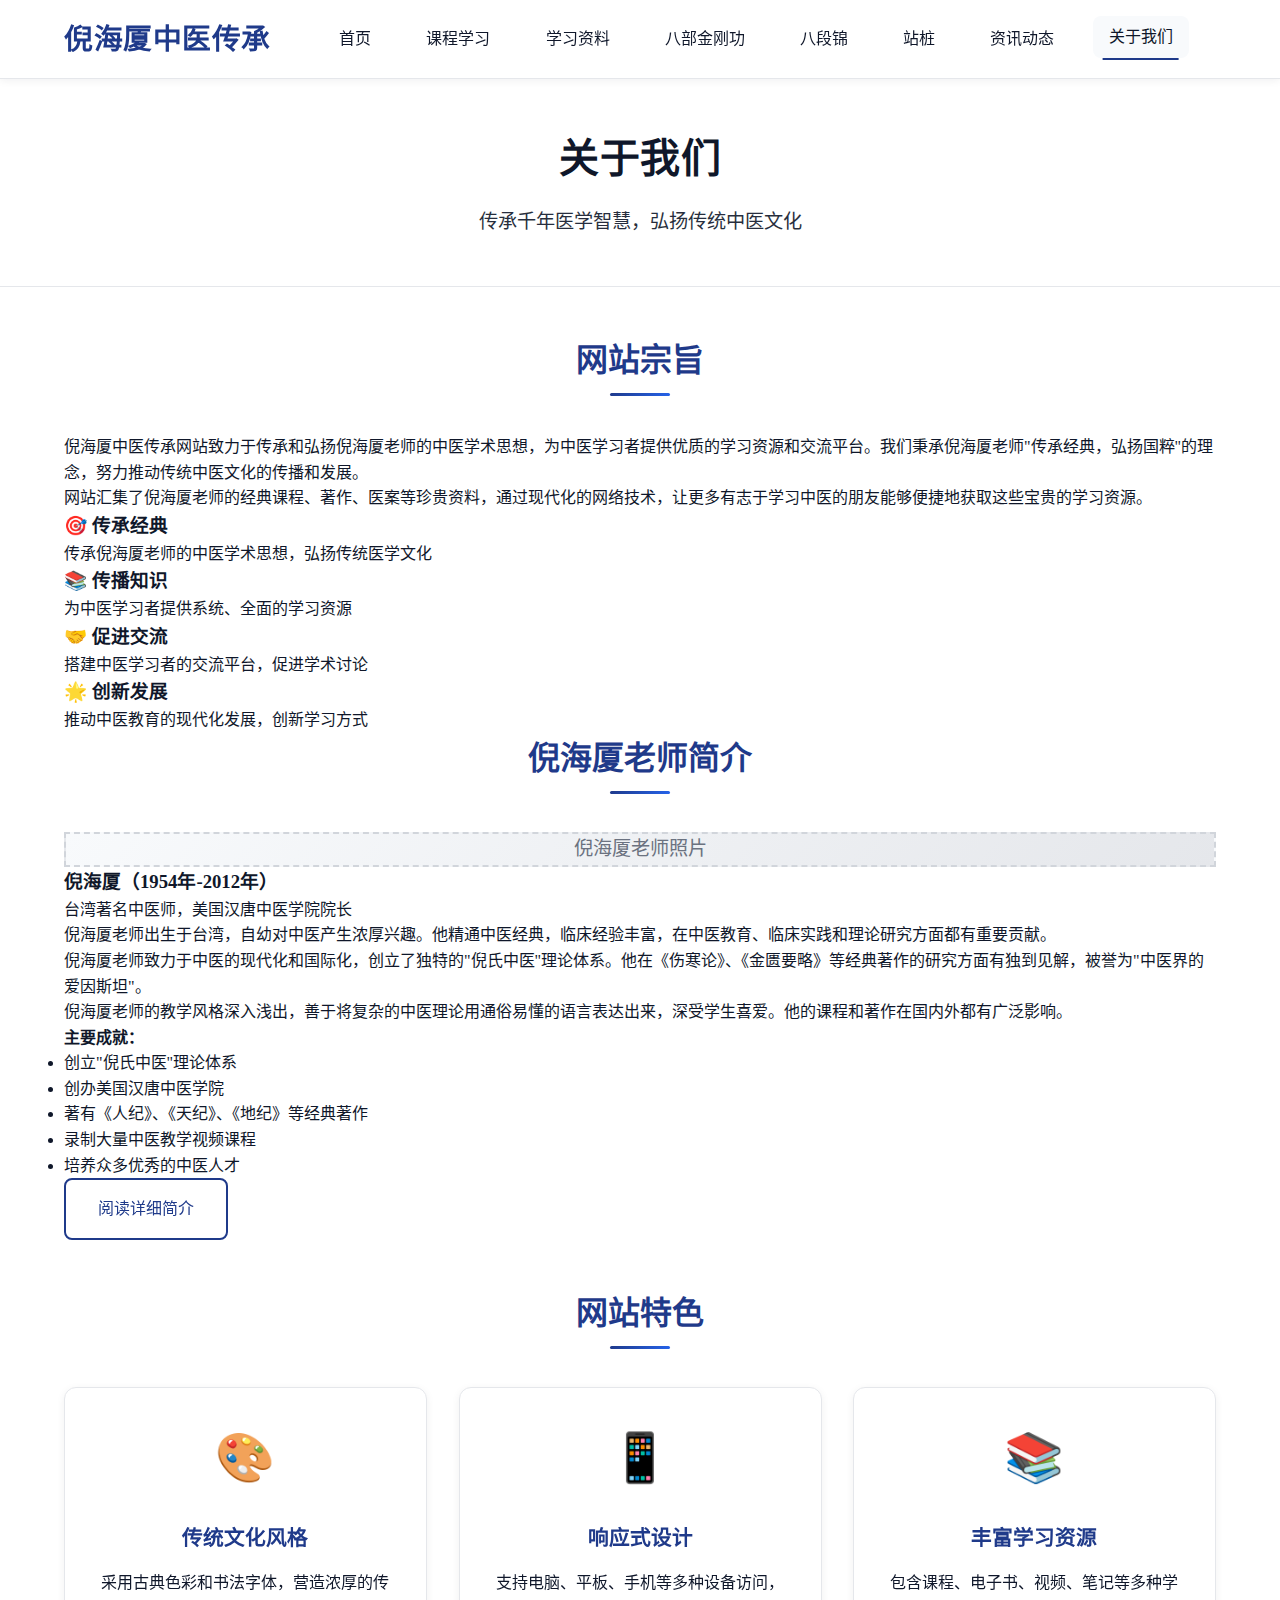
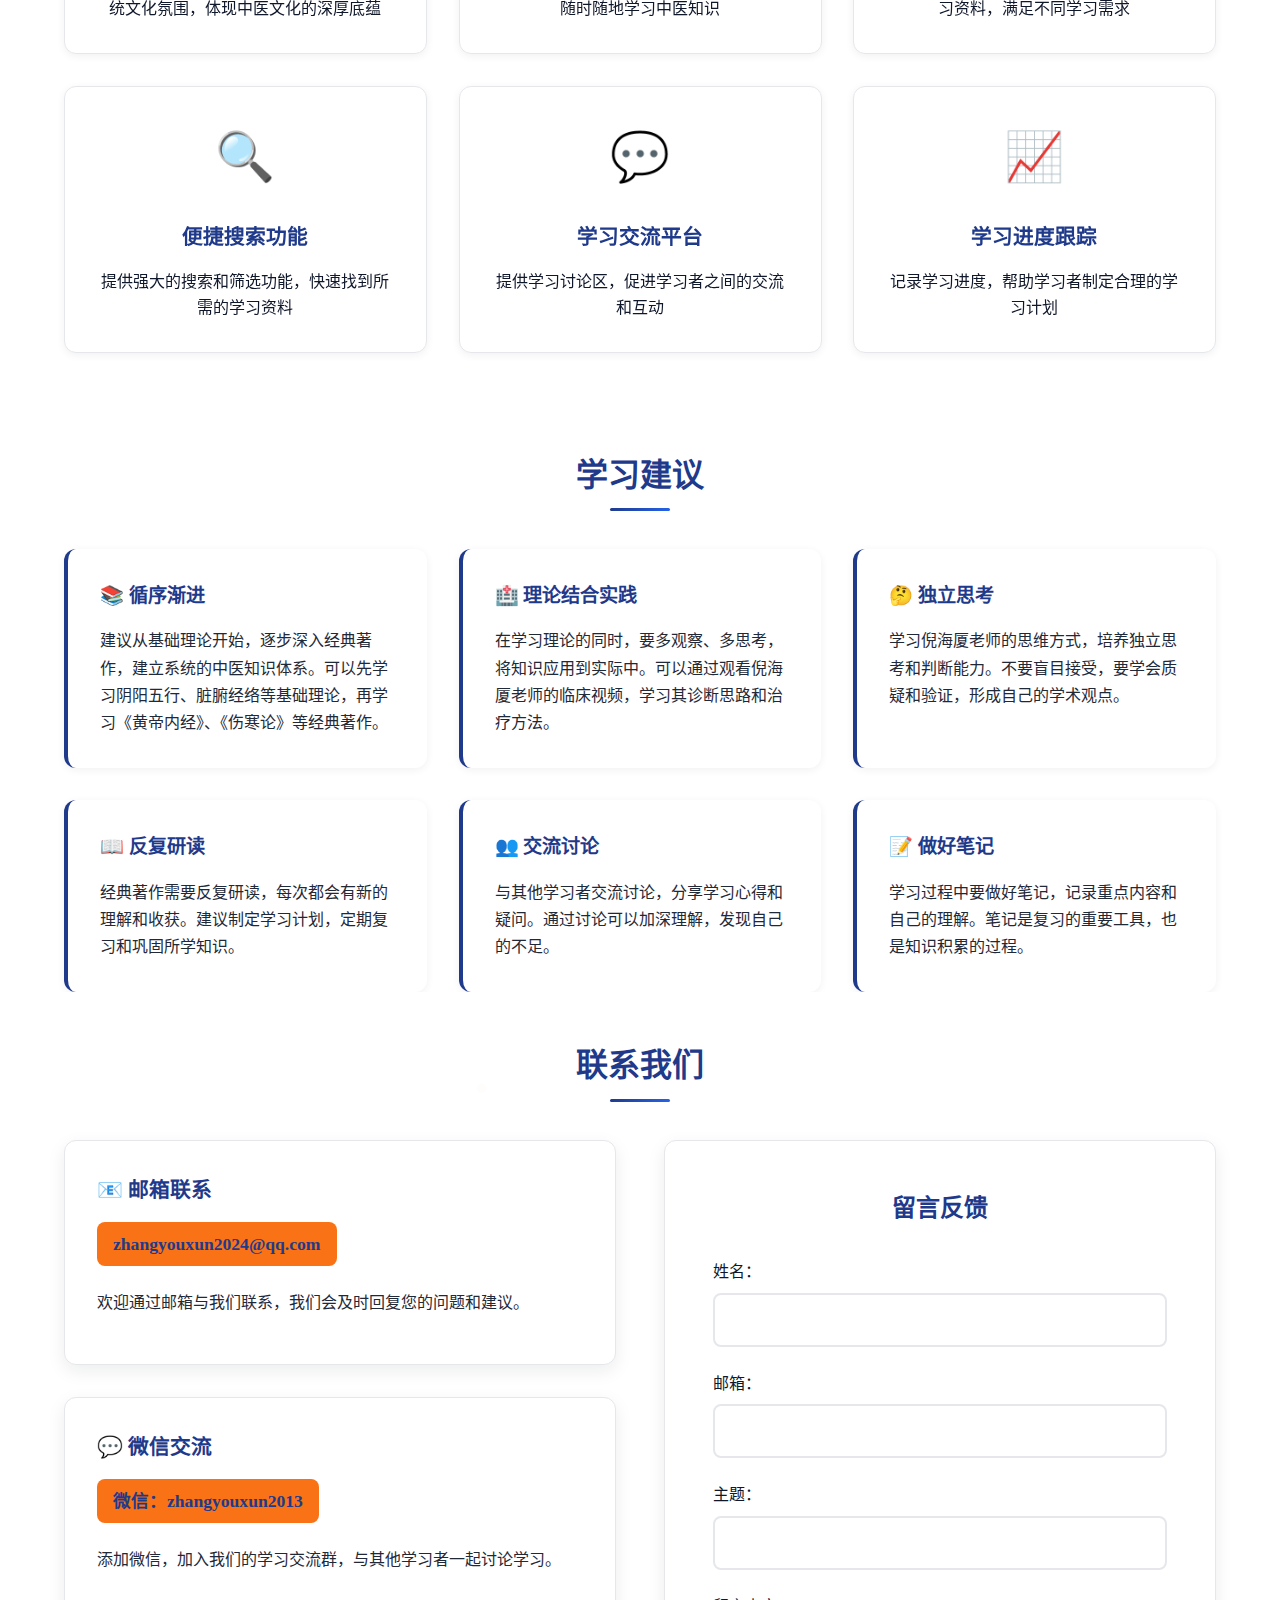
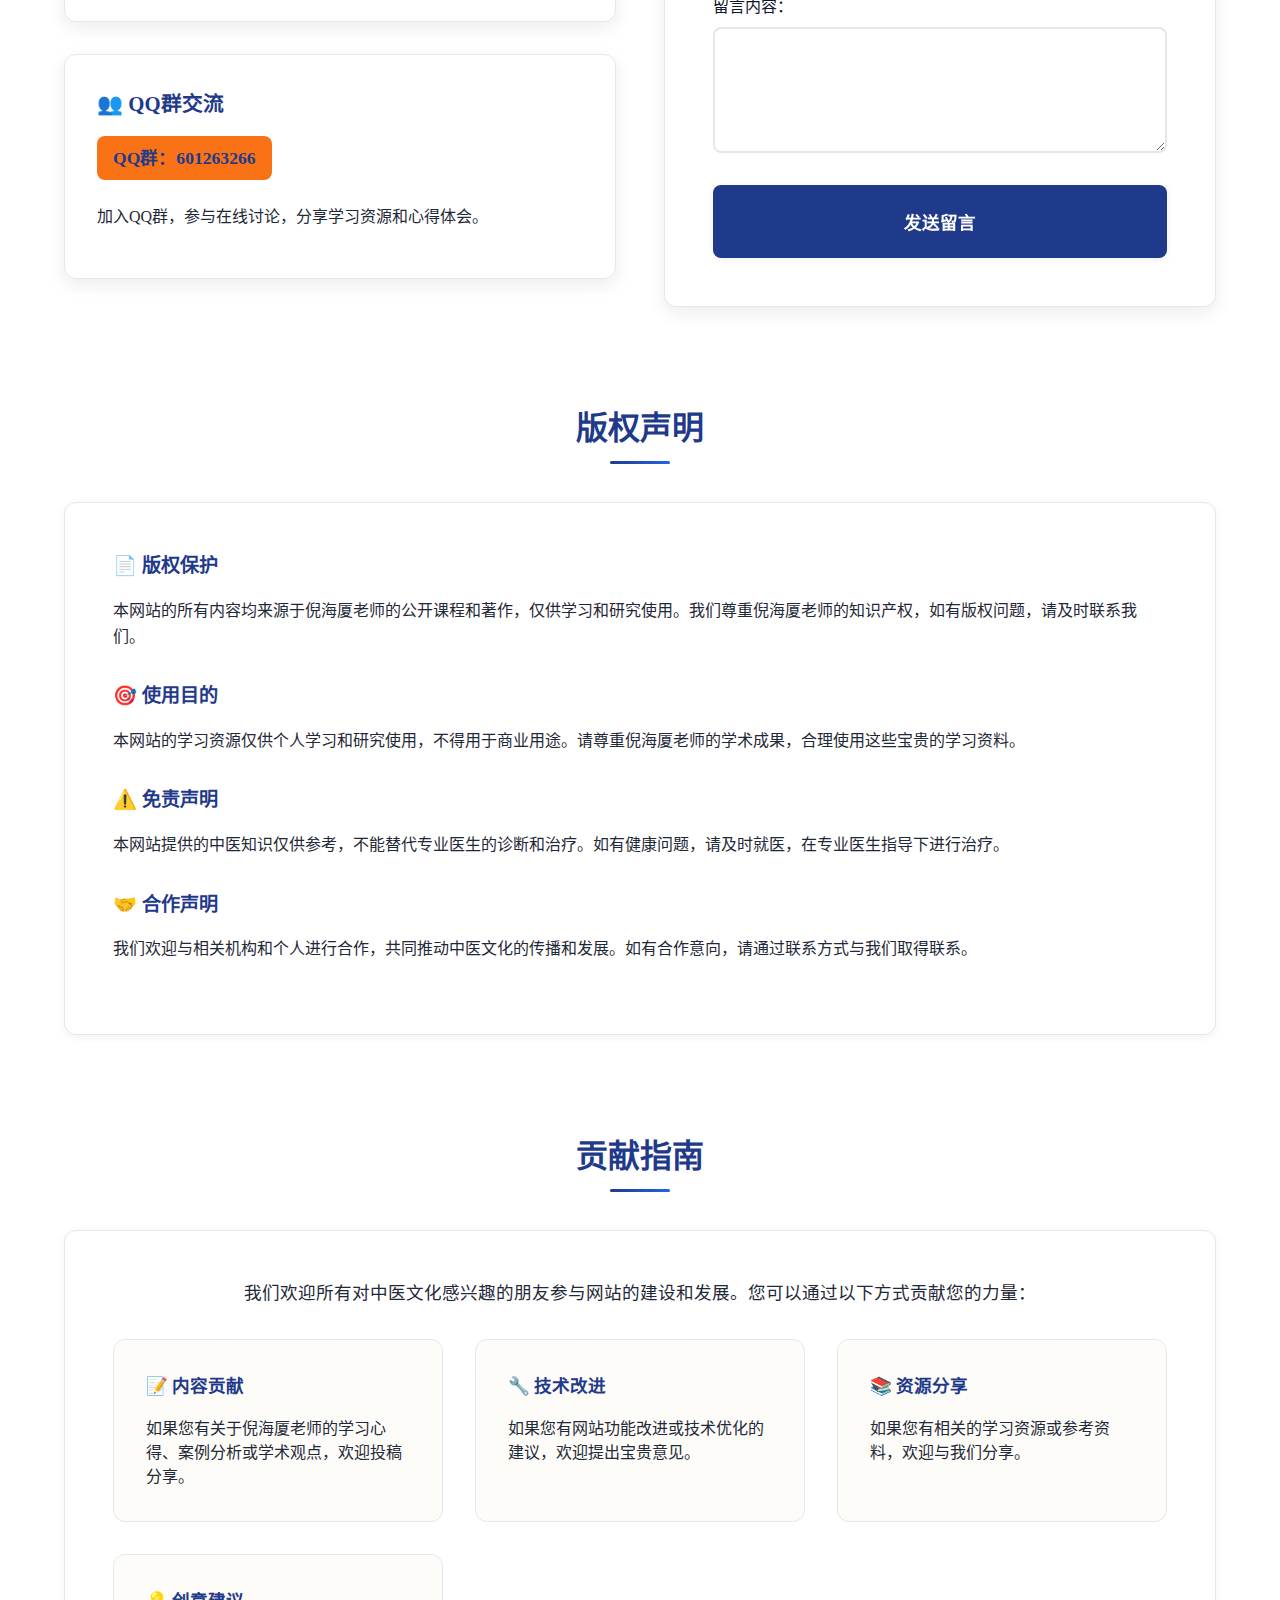
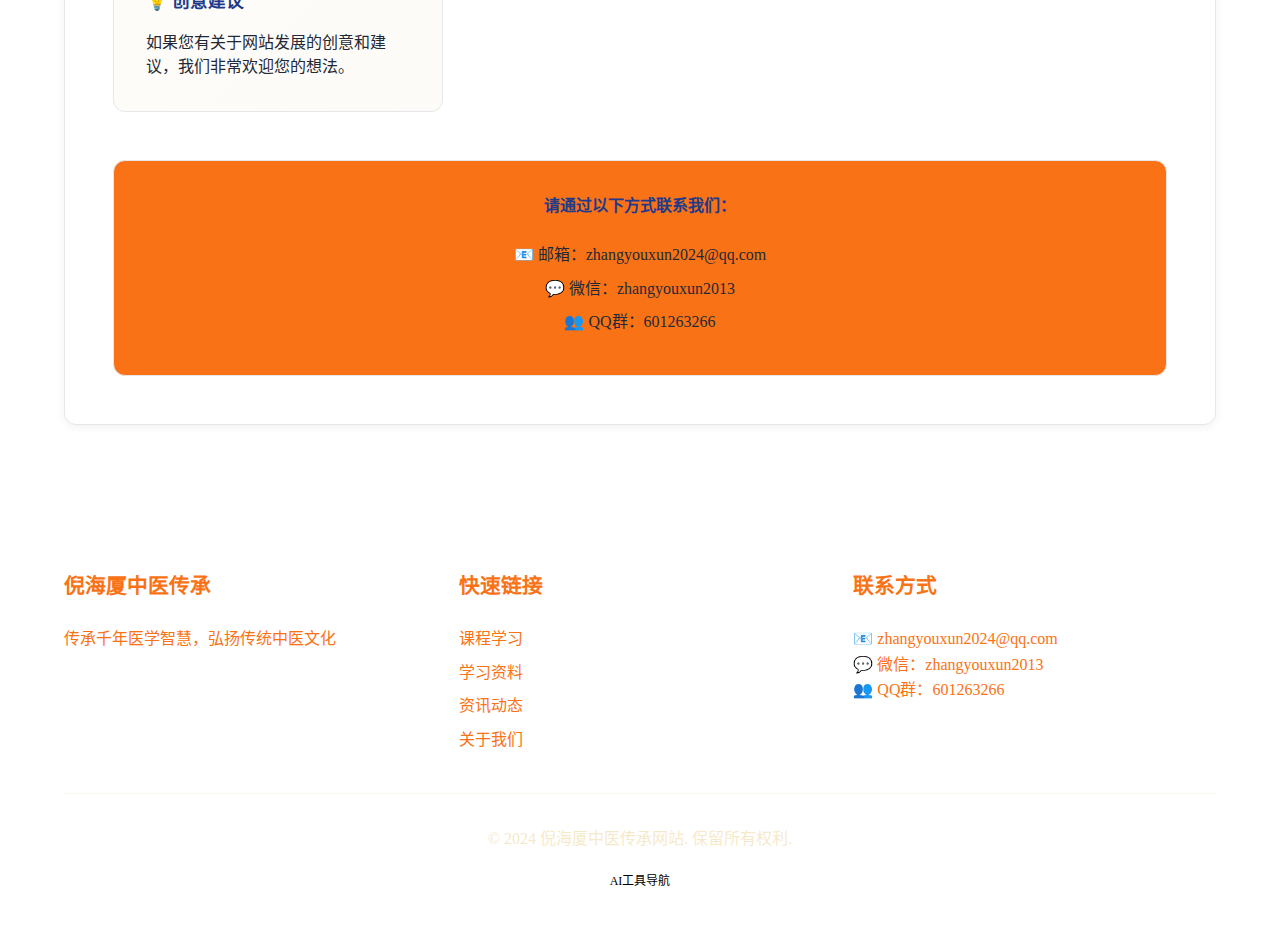
<file: about.html>
<!DOCTYPE html>
<html lang="zh-CN">
<head>
    <meta charset="UTF-8">
    <script async src="https://pagead2.googlesyndication.com/pagead/js/adsbygoogle.js?client=ca-pub-8794607118520437"
     crossorigin="anonymous"></script>
    <meta name="viewport" content="width=device-width, initial-scale=1.0">
    <title>关于我们 - 倪海厦中医传承网站</title>
    <meta name="description" content="了解倪海厦中医传承网站的宗旨和使命，传承千年医学智慧，弘扬传统中医文化">
    <meta name="keywords" content="倪海厦,中医传承,关于我们,中医文化,传统医学">
    <link rel="canonical" href="https://nihaixia.org/about.html">
    <link rel="stylesheet" href="style.css">
</head>
<body>
    <!-- 导航栏 -->
    <nav class="navbar">
        <div class="nav-container">
            <div class="nav-logo">
                <h1>倪海厦中医传承</h1>
            </div>
            <ul class="nav-menu">
                <li class="nav-item">
                    <a href="index.html" class="nav-link">首页</a>
                </li>
                <li class="nav-item">
                    <a href="courses.html" class="nav-link">课程学习</a>
                </li>
                <li class="nav-item">
                    <a href="resources.html" class="nav-link">学习资料</a>
                </li>
                <li class="nav-item">
                    <a href="badajingang.html" class="nav-link">八部金刚功</a>
                </li>
                <li class="nav-item">
                    <a href="baduanjin.html" class="nav-link">八段锦</a>
                </li>
                <li class="nav-item">
                    <a href="zhanzhuang.html" class="nav-link">站桩</a>
                </li>
                <li class="nav-item">
                    <a href="news.html" class="nav-link">资讯动态</a>
                </li>
                <li class="nav-item">
                    <a href="about.html" class="nav-link active">关于我们</a>
                </li>
            </ul>
            <div class="hamburger">
                <span class="bar"></span>
                <span class="bar"></span>
                <span class="bar"></span>
            </div>
        </div>
    </nav>

    <!-- 主要内容 -->
    <main>
        <!-- 页面标题 -->
        <section class="page-header">
            <div class="container">
                <h1 class="page-title">关于我们</h1>
                <p class="page-subtitle">传承千年医学智慧，弘扬传统中医文化</p>
            </div>
        </section>

        <!-- 网站宗旨 -->
        <section class="mission-section">
            <div class="container">
                <h2 class="section-title">网站宗旨</h2>
                <div class="mission-content">
                    <div class="mission-text">
                        <p>倪海厦中医传承网站致力于传承和弘扬倪海厦老师的中医学术思想，为中医学习者提供优质的学习资源和交流平台。我们秉承倪海厦老师"传承经典，弘扬国粹"的理念，努力推动传统中医文化的传播和发展。</p>
                        <p>网站汇集了倪海厦老师的经典课程、著作、医案等珍贵资料，通过现代化的网络技术，让更多有志于学习中医的朋友能够便捷地获取这些宝贵的学习资源。</p>
                    </div>
                    <div class="mission-values">
                        <div class="value-item">
                            <h3>🎯 传承经典</h3>
                            <p>传承倪海厦老师的中医学术思想，弘扬传统医学文化</p>
                        </div>
                        <div class="value-item">
                            <h3>📚 传播知识</h3>
                            <p>为中医学习者提供系统、全面的学习资源</p>
                        </div>
                        <div class="value-item">
                            <h3>🤝 促进交流</h3>
                            <p>搭建中医学习者的交流平台，促进学术讨论</p>
                        </div>
                        <div class="value-item">
                            <h3>🌟 创新发展</h3>
                            <p>推动中医教育的现代化发展，创新学习方式</p>
                        </div>
                    </div>
                </div>
            </div>
        </section>

        <!-- 倪海厦老师简介 -->
        <section class="ni-haixia-section">
            <div class="container">
                <h2 class="section-title">倪海厦老师简介</h2>
                <div class="ni-haixia-content">
                    <div class="ni-haixia-image">
                        <div class="image-placeholder">
                            <span>倪海厦老师照片</span>
                        </div>
                    </div>
                    <div class="ni-haixia-info">
                        <h3>倪海厦（1954年-2012年）</h3>
                        <p class="title">台湾著名中医师，美国汉唐中医学院院长</p>
                        <div class="bio">
                            <p>倪海厦老师出生于台湾，自幼对中医产生浓厚兴趣。他精通中医经典，临床经验丰富，在中医教育、临床实践和理论研究方面都有重要贡献。</p>
                            <p>倪海厦老师致力于中医的现代化和国际化，创立了独特的"倪氏中医"理论体系。他在《伤寒论》、《金匮要略》等经典著作的研究方面有独到见解，被誉为"中医界的爱因斯坦"。</p>
                            <p>倪海厦老师的教学风格深入浅出，善于将复杂的中医理论用通俗易懂的语言表达出来，深受学生喜爱。他的课程和著作在国内外都有广泛影响。</p>
                        </div>
                        <div class="achievements">
                            <h4>主要成就：</h4>
                            <ul>
                                <li>创立"倪氏中医"理论体系</li>
                                <li>创办美国汉唐中医学院</li>
                                <li>著有《人纪》、《天纪》、《地纪》等经典著作</li>
                                <li>录制大量中医教学视频课程</li>
                                <li>培养众多优秀的中医人才</li>
                            </ul>
                        </div>
                        <a href="articles/ni-haixia-intro.html" class="btn btn-outline">阅读详细简介</a>
                    </div>
                </div>
            </div>
        </section>

        <!-- 网站特色 -->
        <section class="features-section">
            <div class="container">
                <h2 class="section-title">网站特色</h2>
                <div class="features-grid">
                    <div class="feature-card">
                        <div class="feature-icon">🎨</div>
                        <h3>传统文化风格</h3>
                        <p>采用古典色彩和书法字体，营造浓厚的传统文化氛围，体现中医文化的深厚底蕴</p>
                    </div>
                    <div class="feature-card">
                        <div class="feature-icon">📱</div>
                        <h3>响应式设计</h3>
                        <p>支持电脑、平板、手机等多种设备访问，随时随地学习中医知识</p>
                    </div>
                    <div class="feature-card">
                        <div class="feature-icon">📚</div>
                        <h3>丰富学习资源</h3>
                        <p>包含课程、电子书、视频、笔记等多种学习资料，满足不同学习需求</p>
                    </div>
                    <div class="feature-card">
                        <div class="feature-icon">🔍</div>
                        <h3>便捷搜索功能</h3>
                        <p>提供强大的搜索和筛选功能，快速找到所需的学习资料</p>
                    </div>
                    <div class="feature-card">
                        <div class="feature-icon">💬</div>
                        <h3>学习交流平台</h3>
                        <p>提供学习讨论区，促进学习者之间的交流和互动</p>
                    </div>
                    <div class="feature-card">
                        <div class="feature-icon">📈</div>
                        <h3>学习进度跟踪</h3>
                        <p>记录学习进度，帮助学习者制定合理的学习计划</p>
                    </div>
                </div>
            </div>
        </section>

        <!-- 学习建议 -->
        <section class="study-advice-section">
            <div class="container">
                <h2 class="section-title">学习建议</h2>
                <div class="advice-content">
                    <div class="advice-item">
                        <h3>📚 循序渐进</h3>
                        <p>建议从基础理论开始，逐步深入经典著作，建立系统的中医知识体系。可以先学习阴阳五行、脏腑经络等基础理论，再学习《黄帝内经》、《伤寒论》等经典著作。</p>
                    </div>
                    <div class="advice-item">
                        <h3>🏥 理论结合实践</h3>
                        <p>在学习理论的同时，要多观察、多思考，将知识应用到实际中。可以通过观看倪海厦老师的临床视频，学习其诊断思路和治疗方法。</p>
                    </div>
                    <div class="advice-item">
                        <h3>🤔 独立思考</h3>
                        <p>学习倪海厦老师的思维方式，培养独立思考和判断能力。不要盲目接受，要学会质疑和验证，形成自己的学术观点。</p>
                    </div>
                    <div class="advice-item">
                        <h3>📖 反复研读</h3>
                        <p>经典著作需要反复研读，每次都会有新的理解和收获。建议制定学习计划，定期复习和巩固所学知识。</p>
                    </div>
                    <div class="advice-item">
                        <h3>👥 交流讨论</h3>
                        <p>与其他学习者交流讨论，分享学习心得和疑问。通过讨论可以加深理解，发现自己的不足。</p>
                    </div>
                    <div class="advice-item">
                        <h3>📝 做好笔记</h3>
                        <p>学习过程中要做好笔记，记录重点内容和自己的理解。笔记是复习的重要工具，也是知识积累的过程。</p>
                    </div>
                </div>
            </div>
        </section>

        <!-- 联系方式 -->
        <section class="contact-section">
            <div class="container">
                <h2 class="section-title">联系我们</h2>
                <div class="contact-content">
                    <div class="contact-info">
                        <div class="contact-item">
                            <h3>📧 邮箱联系</h3>
                            <p>zhangyouxun2024@qq.com</p>
                            <p>欢迎通过邮箱与我们联系，我们会及时回复您的问题和建议。</p>
                        </div>
                        <div class="contact-item">
                            <h3>💬 微信交流</h3>
                            <p>微信：zhangyouxun2013</p>
                            <p>添加微信，加入我们的学习交流群，与其他学习者一起讨论学习。</p>
                        </div>
                        <div class="contact-item">
                            <h3>👥 QQ群交流</h3>
                            <p>QQ群：601263266</p>
                            <p>加入QQ群，参与在线讨论，分享学习资源和心得体会。</p>
                        </div>
                    </div>
                    <div class="contact-form">
                        <h3>留言反馈</h3>
                        <form>
                            <div class="form-group">
                                <label for="name">姓名：</label>
                                <input type="text" id="name" name="name" required>
                            </div>
                            <div class="form-group">
                                <label for="email">邮箱：</label>
                                <input type="email" id="email" name="email" required>
                            </div>
                            <div class="form-group">
                                <label for="subject">主题：</label>
                                <input type="text" id="subject" name="subject" required>
                            </div>
                            <div class="form-group">
                                <label for="message">留言内容：</label>
                                <textarea id="message" name="message" rows="5" required></textarea>
                            </div>
                            <button type="submit" class="btn btn-primary">发送留言</button>
                        </form>
                    </div>
                </div>
            </div>
        </section>

        <!-- 版权声明 -->
        <section class="copyright-section">
            <div class="container">
                <h2 class="section-title">版权声明</h2>
                <div class="copyright-content">
                    <div class="copyright-text">
                        <h3>📄 版权保护</h3>
                        <p>本网站的所有内容均来源于倪海厦老师的公开课程和著作，仅供学习和研究使用。我们尊重倪海厦老师的知识产权，如有版权问题，请及时联系我们。</p>
                        
                        <h3>🎯 使用目的</h3>
                        <p>本网站的学习资源仅供个人学习和研究使用，不得用于商业用途。请尊重倪海厦老师的学术成果，合理使用这些宝贵的学习资料。</p>
                        
                        <h3>⚠️ 免责声明</h3>
                        <p>本网站提供的中医知识仅供参考，不能替代专业医生的诊断和治疗。如有健康问题，请及时就医，在专业医生指导下进行治疗。</p>
                        
                        <h3>🤝 合作声明</h3>
                        <p>我们欢迎与相关机构和个人进行合作，共同推动中医文化的传播和发展。如有合作意向，请通过联系方式与我们取得联系。</p>
                    </div>
                </div>
            </div>
        </section>

        <!-- 贡献指南 -->
        <section class="contribution-section">
            <div class="container">
                <h2 class="section-title">贡献指南</h2>
                <div class="contribution-content">
                    <p>我们欢迎所有对中医文化感兴趣的朋友参与网站的建设和发展。您可以通过以下方式贡献您的力量：</p>
                    <div class="contribution-methods">
                        <div class="method-item">
                            <h3>📝 内容贡献</h3>
                            <p>如果您有关于倪海厦老师的学习心得、案例分析或学术观点，欢迎投稿分享。</p>
                        </div>
                        <div class="method-item">
                            <h3>🔧 技术改进</h3>
                            <p>如果您有网站功能改进或技术优化的建议，欢迎提出宝贵意见。</p>
                        </div>
                        <div class="method-item">
                            <h3>📚 资源分享</h3>
                            <p>如果您有相关的学习资源或参考资料，欢迎与我们分享。</p>
                        </div>
                        <div class="method-item">
                            <h3>💡 创意建议</h3>
                            <p>如果您有关于网站发展的创意和建议，我们非常欢迎您的想法。</p>
                        </div>
                    </div>
                    <div class="contribution-contact">
                        <p>请通过以下方式联系我们：</p>
                        <ul>
                            <li>📧 邮箱：zhangyouxun2024@qq.com</li>
                            <li>💬 微信：zhangyouxun2013</li>
                            <li>👥 QQ群：601263266</li>
                        </ul>
                    </div>
                </div>
            </div>
        </section>
    </main>

    <!-- 页脚 -->
    <footer class="footer">
        <div class="container">
            <div class="footer-content">
                <div class="footer-section">
                    <h3>倪海厦中医传承</h3>
                    <p>传承千年医学智慧，弘扬传统中医文化</p>
                </div>
                <div class="footer-section">
                    <h3>快速链接</h3>
                    <ul>
                        <li><a href="courses.html">课程学习</a></li>
                        <li><a href="resources.html">学习资料</a></li>
                        <li><a href="news.html">资讯动态</a></li>
                        <li><a href="about.html">关于我们</a></li>
                    </ul>
                </div>
                <div class="footer-section">
                    <h3>联系方式</h3>
                    <p>📧 zhangyouxun2024@qq.com</p>
                    <p>💬 微信：zhangyouxun2013</p>
                    <p>👥 QQ群：601263266</p>
                </div>
            </div>
            <div class="footer-bottom">
                <p>&copy; 2024 倪海厦中医传承网站. 保留所有权利.</p>
                <div class="external-links">
                    <a href="https://www.seodog.cn" target="_blank" style="color: #000; text-decoration: none; background: #fff; padding: 5px 10px; border-radius: 3px; font-size: 12px;">AI工具导航</a>
                </div>
            </div>
        </div>
    </footer>

    <!-- 返回顶部按钮 -->
    <button id="back-to-top" class="back-to-top">↑</button>

    <script src="main.js"></script>
</body>
</html>
</file>
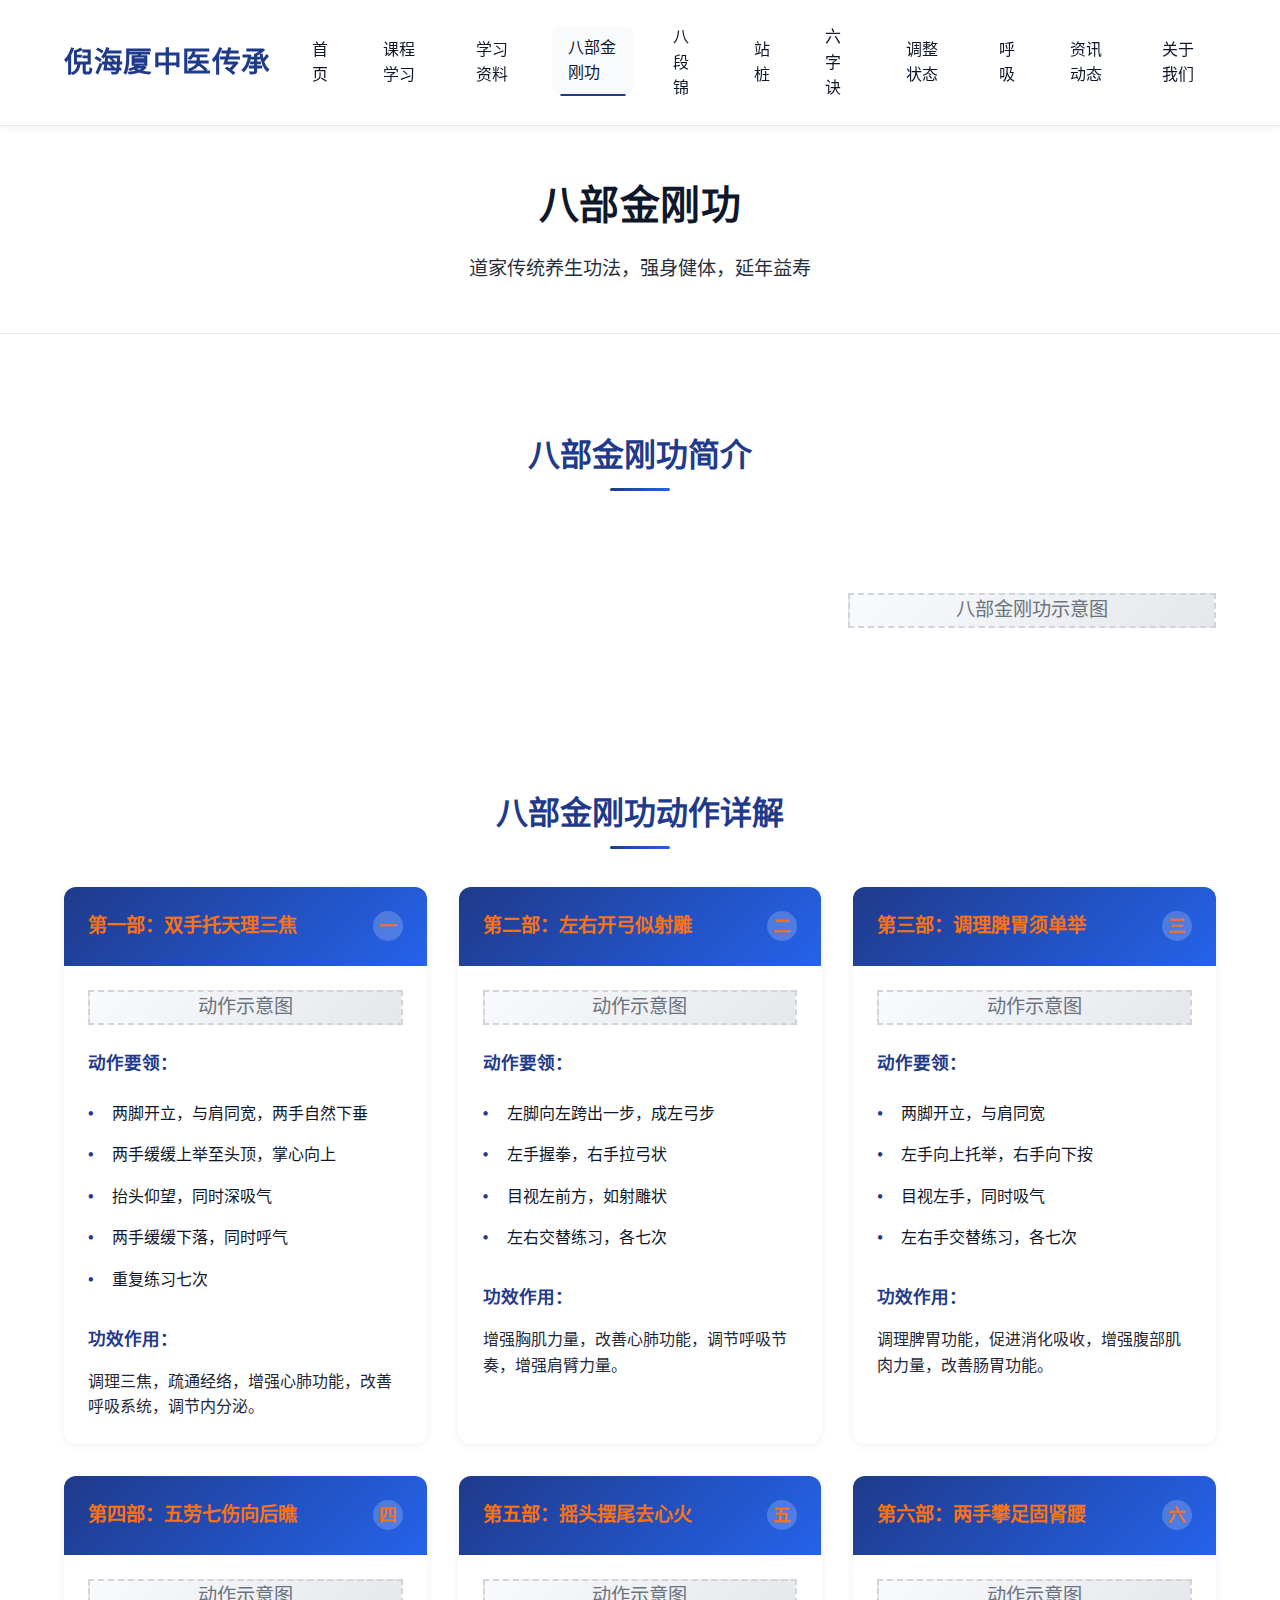
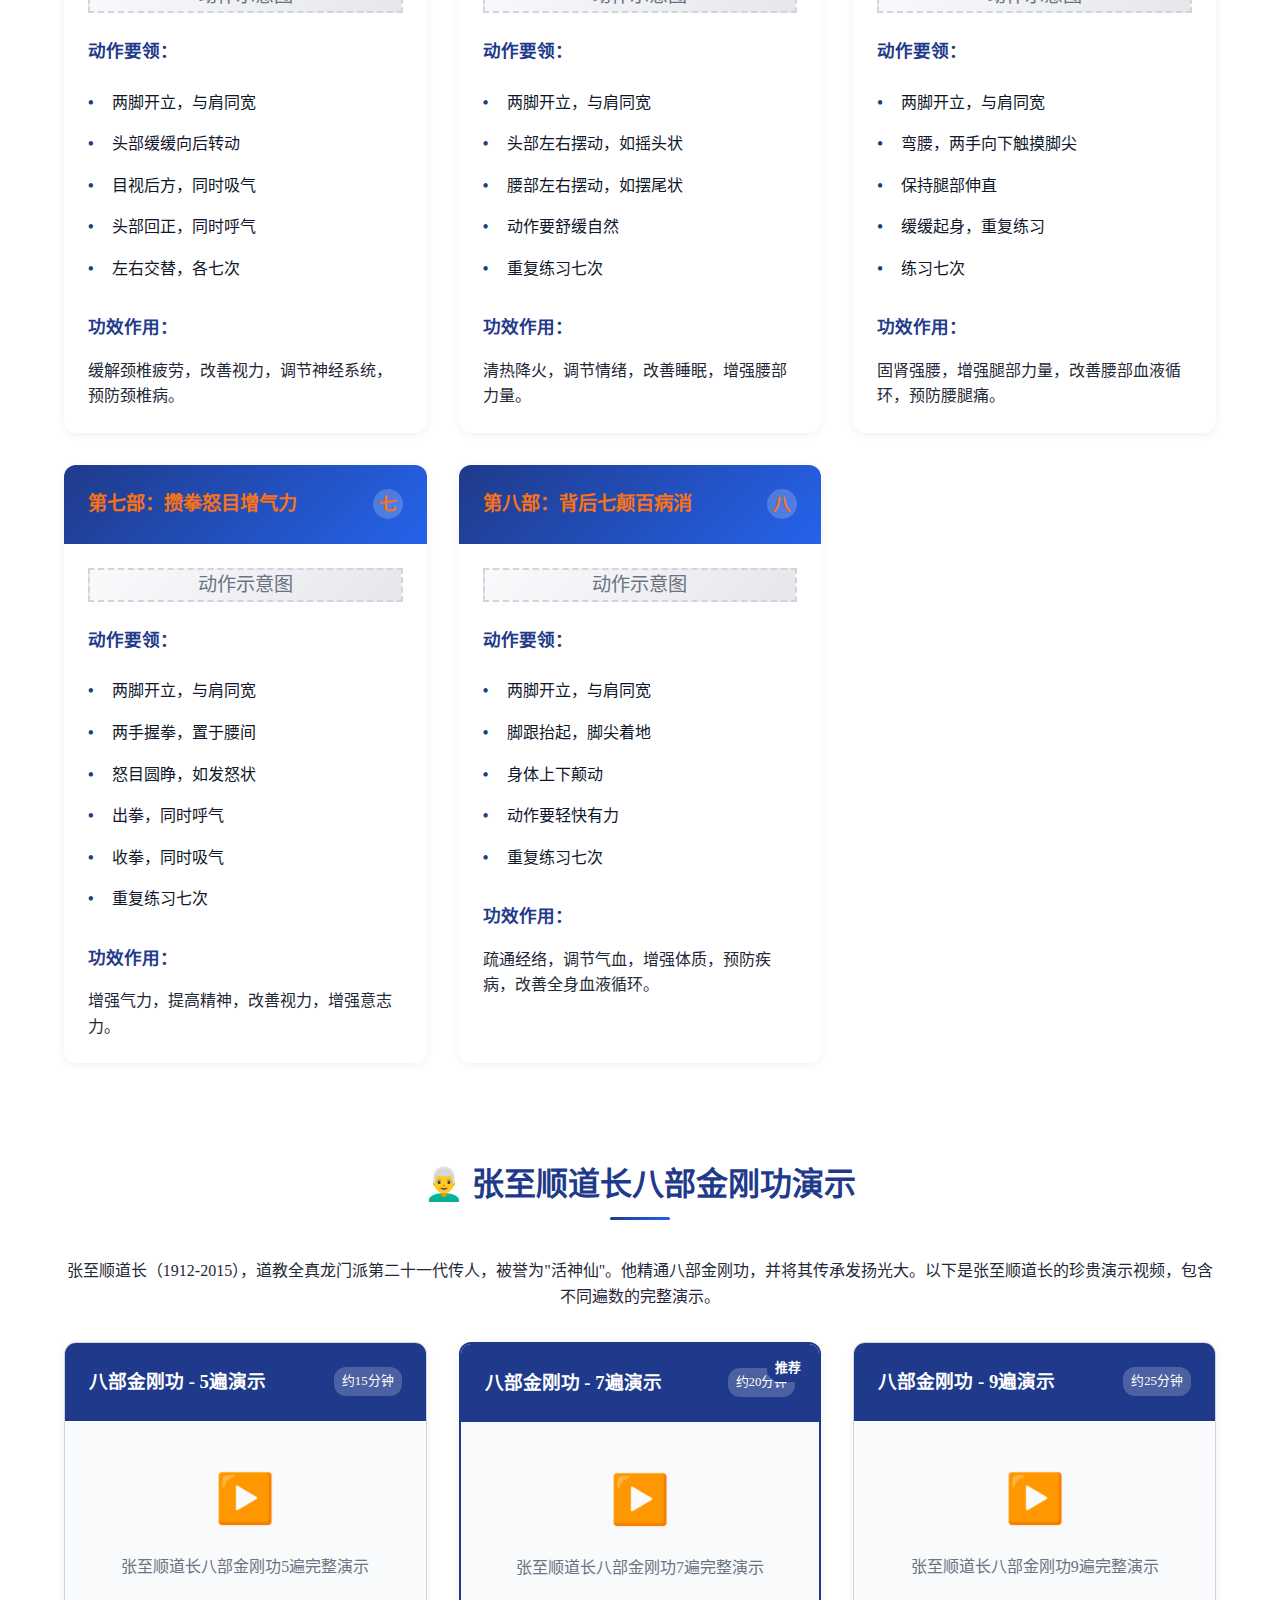
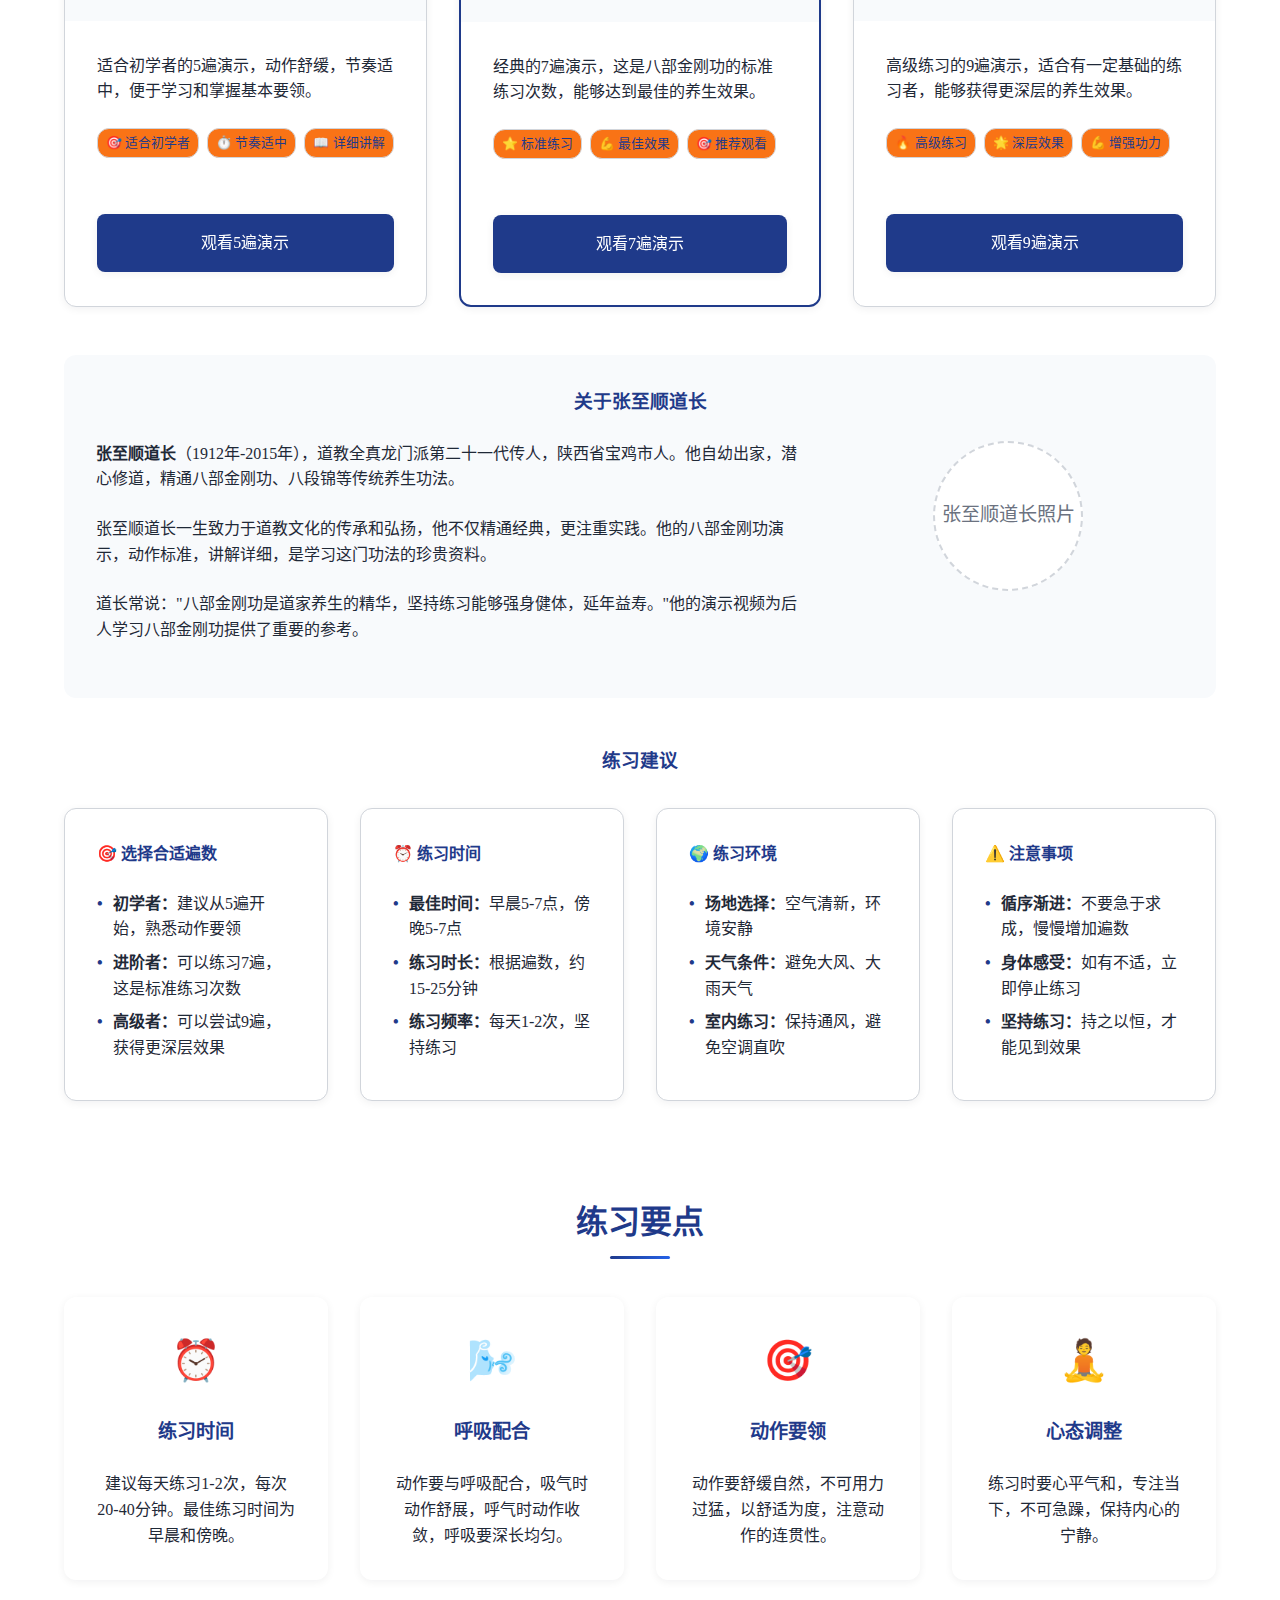
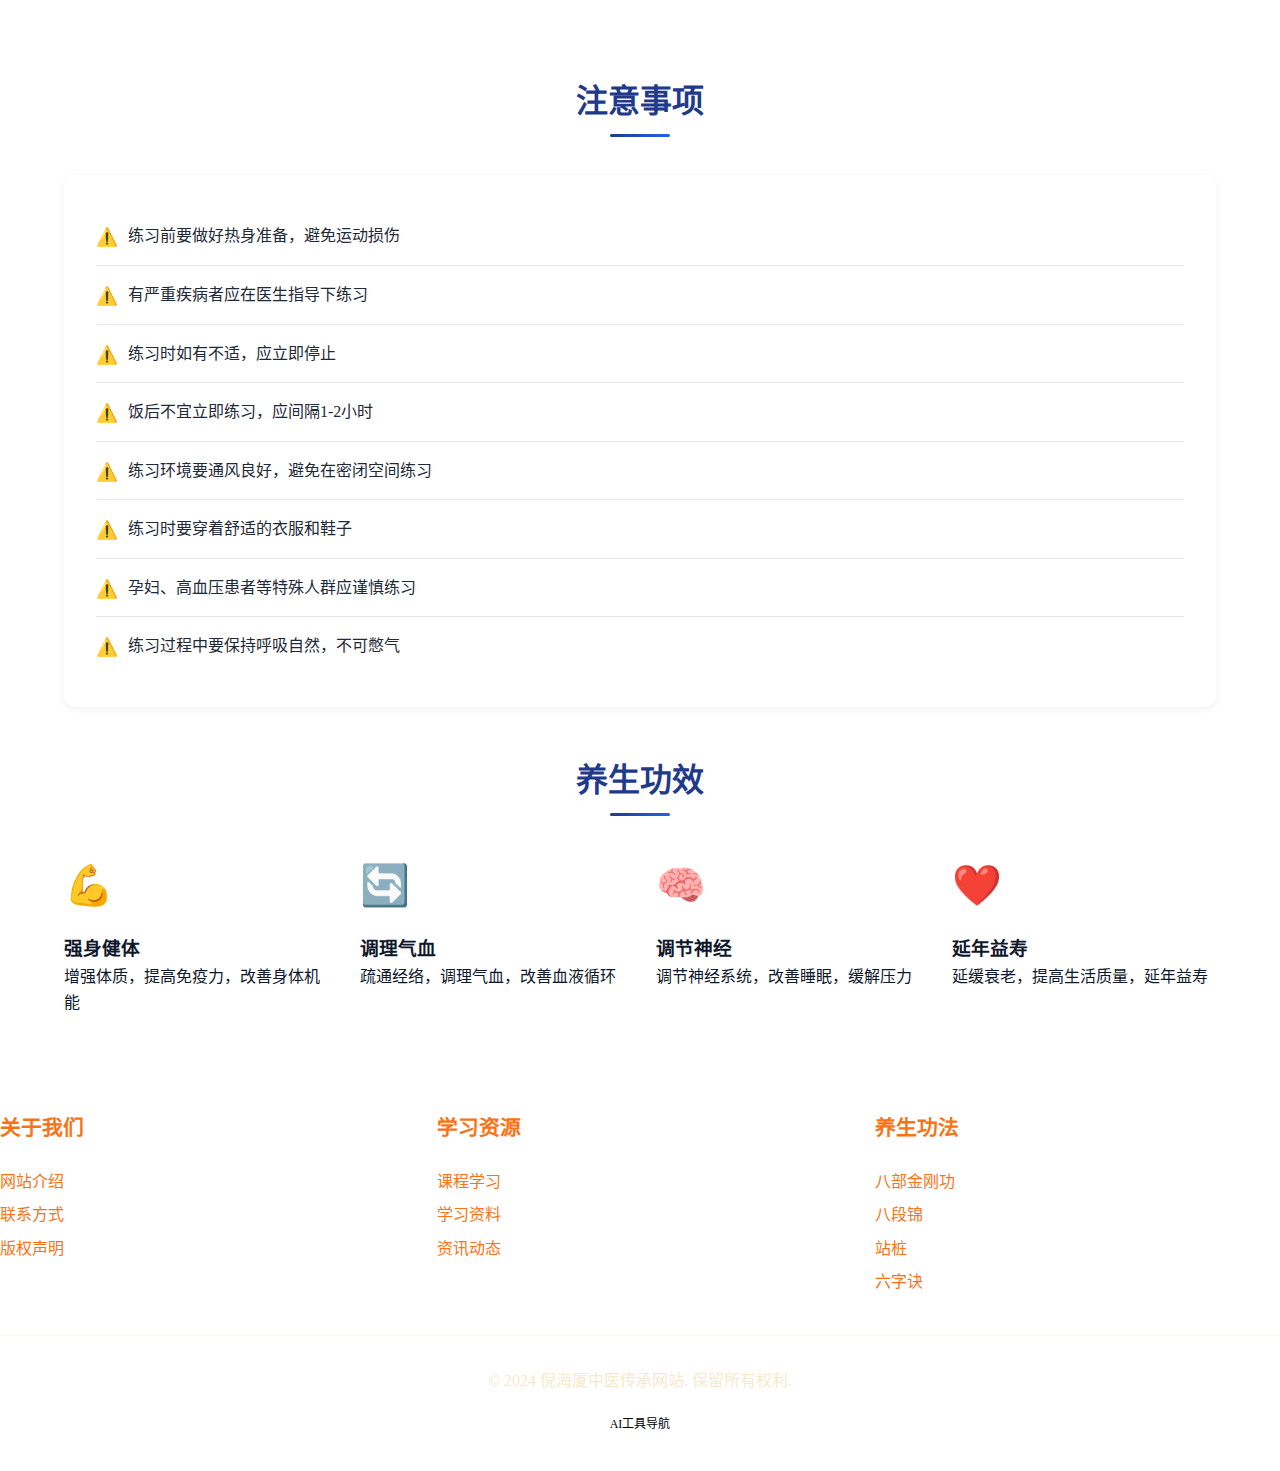
<file: badajingang.html>
<!DOCTYPE html>
<html lang="zh-CN">
<head>
    <meta charset="UTF-8">
    <script async src="https://pagead2.googlesyndication.com/pagead/js/adsbygoogle.js?client=ca-pub-8794607118520437"
     crossorigin="anonymous"></script>
    <meta name="viewport" content="width=device-width, initial-scale=1.0">
    <title>八部金刚功 - 倪海厦中医传承网站</title>
    <meta name="description" content="八部金刚功详细教程，倪海厦老师推荐的养生功法，张至顺道长演示视频，强身健体，延年益寿">
    <meta name="keywords" content="八部金刚功,倪海厦,张至顺,养生功法,强身健体,传统武术">
    <meta name="google-adsense-account" content="ca-pub-8794607118520437">
    <link rel="canonical" href="https://nihaixia.org/badajingang.html">
    <link rel="stylesheet" href="style.css">
<!-- Google tag (gtag.js) -->
<script async src="https://www.googletagmanager.com/gtag/js?id=G-8RK1N1YLD9"></script>
<script>
  window.dataLayer = window.dataLayer || [];
  function gtag(){dataLayer.push(arguments);}
  gtag('js', new Date());

  gtag('config', 'G-8RK1N1YLD9');
</script>

<script async src="https://pagead2.googlesyndication.com/pagead/js/adsbygoogle.js?client=ca-pub-8794607118520437"
     crossorigin="anonymous"></script>

</head>
<body>
    <!-- 导航栏 -->
    <nav class="navbar">
        <div class="nav-container">
            <div class="nav-logo">
                <h1>倪海厦中医传承</h1>
            </div>
            <ul class="nav-menu">
                <li class="nav-item">
                    <a href="index.html" class="nav-link">首页</a>
                </li>
                <li class="nav-item">
                    <a href="courses.html" class="nav-link">课程学习</a>
                </li>
                <li class="nav-item">
                    <a href="resources.html" class="nav-link">学习资料</a>
                </li>
                <li class="nav-item">
                    <a href="badajingang.html" class="nav-link active">八部金刚功</a>
                </li>
                <li class="nav-item">
                    <a href="baduanjin.html" class="nav-link">八段锦</a>
                </li>
                <li class="nav-item">
                    <a href="zhanzhuang.html" class="nav-link">站桩</a>
                </li>
                <li class="nav-item">
                    <a href="liuzijue.html" class="nav-link">六字诀</a>
                </li>
                <li class="nav-item">
                    <a href="adjustment.html" class="nav-link">调整状态</a>
                </li>
                <li class="nav-item">
                    <a href="breathing.html" class="nav-link">呼吸</a>
                </li>
                <li class="nav-item">
                    <a href="news.html" class="nav-link">资讯动态</a>
                </li>
                <li class="nav-item">
                    <a href="about.html" class="nav-link">关于我们</a>
                </li>
            </ul>
            <div class="hamburger">
                <span class="bar"></span>
                <span class="bar"></span>
                <span class="bar"></span>
            </div>
        </div>
    </nav>

    <!-- 主要内容 -->
    <main>
        <!-- 页面标题 -->
        <section class="page-header">
            <div class="container">
                <h1 class="page-title">八部金刚功</h1>
                <p class="page-subtitle">道家传统养生功法，强身健体，延年益寿</p>
            </div>
        </section>

        <!-- 八部金刚功简介 -->
        <section class="intro-section">
            <div class="container">
                <h2 class="section-title">八部金刚功简介</h2>
                <div class="intro-content">
                    <div class="intro-text">
                        <p>八部金刚功是道家传统养生功法，源于古代道家修炼体系，具有悠久的历史传承。这套功法以"金刚"命名，寓意其刚柔并济、内外兼修的特点，能够增强体质，提高免疫力，达到延年益寿的目的。</p>
                        <p>八部金刚功融合了导引、吐纳、按摩等多种养生技法，通过特定的动作和呼吸配合，能够疏通经络，调理气血，增强脏腑功能，是现代人养生保健的理想选择。</p>
                    </div>
                    <div class="intro-image">
                        <div class="image-placeholder">
                            <span>八部金刚功示意图</span>
                        </div>
                    </div>
                </div>
            </div>
        </section>

        <!-- 八部金刚功动作详解 -->
        <section class="baduanjin-section">
            <div class="container">
                <h2 class="section-title">八部金刚功动作详解</h2>
                
                <div class="baduanjin-grid">
                    <!-- 第一部：双手托天理三焦 -->
                    <div class="baduanjin-item">
                        <div class="baduanjin-header">
                            <h3>第一部：双手托天理三焦</h3>
                            <span class="baduanjin-number">一</span>
                        </div>
                        <div class="baduanjin-content">
                            <div class="baduanjin-image">
                                <div class="image-placeholder">动作示意图</div>
                            </div>
                            <div class="baduanjin-description">
                                <h4>动作要领：</h4>
                                <ul>
                                    <li>两脚开立，与肩同宽，两手自然下垂</li>
                                    <li>两手缓缓上举至头顶，掌心向上</li>
                                    <li>抬头仰望，同时深吸气</li>
                                    <li>两手缓缓下落，同时呼气</li>
                                    <li>重复练习七次</li>
                                </ul>
                                <h4>功效作用：</h4>
                                <p>调理三焦，疏通经络，增强心肺功能，改善呼吸系统，调节内分泌。</p>
                            </div>
                        </div>
                    </div>

                    <!-- 第二部：左右开弓似射雕 -->
                    <div class="baduanjin-item">
                        <div class="baduanjin-header">
                            <h3>第二部：左右开弓似射雕</h3>
                            <span class="baduanjin-number">二</span>
                        </div>
                        <div class="baduanjin-content">
                            <div class="baduanjin-image">
                                <div class="image-placeholder">动作示意图</div>
                            </div>
                            <div class="baduanjin-description">
                                <h4>动作要领：</h4>
                                <ul>
                                    <li>左脚向左跨出一步，成左弓步</li>
                                    <li>左手握拳，右手拉弓状</li>
                                    <li>目视左前方，如射雕状</li>
                                    <li>左右交替练习，各七次</li>
                                </ul>
                                <h4>功效作用：</h4>
                                <p>增强胸肌力量，改善心肺功能，调节呼吸节奏，增强肩臂力量。</p>
                            </div>
                        </div>
                    </div>

                    <!-- 第三部：调理脾胃须单举 -->
                    <div class="baduanjin-item">
                        <div class="baduanjin-header">
                            <h3>第三部：调理脾胃须单举</h3>
                            <span class="baduanjin-number">三</span>
                        </div>
                        <div class="baduanjin-content">
                            <div class="baduanjin-image">
                                <div class="image-placeholder">动作示意图</div>
                            </div>
                            <div class="baduanjin-description">
                                <h4>动作要领：</h4>
                                <ul>
                                    <li>两脚开立，与肩同宽</li>
                                    <li>左手向上托举，右手向下按</li>
                                    <li>目视左手，同时吸气</li>
                                    <li>左右手交替练习，各七次</li>
                                </ul>
                                <h4>功效作用：</h4>
                                <p>调理脾胃功能，促进消化吸收，增强腹部肌肉力量，改善肠胃功能。</p>
                            </div>
                        </div>
                    </div>

                    <!-- 第四部：五劳七伤向后瞧 -->
                    <div class="baduanjin-item">
                        <div class="baduanjin-header">
                            <h3>第四部：五劳七伤向后瞧</h3>
                            <span class="baduanjin-number">四</span>
                        </div>
                        <div class="baduanjin-content">
                            <div class="baduanjin-image">
                                <div class="image-placeholder">动作示意图</div>
                            </div>
                            <div class="baduanjin-description">
                                <h4>动作要领：</h4>
                                <ul>
                                    <li>两脚开立，与肩同宽</li>
                                    <li>头部缓缓向后转动</li>
                                    <li>目视后方，同时吸气</li>
                                    <li>头部回正，同时呼气</li>
                                    <li>左右交替，各七次</li>
                                </ul>
                                <h4>功效作用：</h4>
                                <p>缓解颈椎疲劳，改善视力，调节神经系统，预防颈椎病。</p>
                            </div>
                        </div>
                    </div>

                    <!-- 第五部：摇头摆尾去心火 -->
                    <div class="baduanjin-item">
                        <div class="baduanjin-header">
                            <h3>第五部：摇头摆尾去心火</h3>
                            <span class="baduanjin-number">五</span>
                        </div>
                        <div class="baduanjin-content">
                            <div class="baduanjin-image">
                                <div class="image-placeholder">动作示意图</div>
                            </div>
                            <div class="baduanjin-description">
                                <h4>动作要领：</h4>
                                <ul>
                                    <li>两脚开立，与肩同宽</li>
                                    <li>头部左右摆动，如摇头状</li>
                                    <li>腰部左右摆动，如摆尾状</li>
                                    <li>动作要舒缓自然</li>
                                    <li>重复练习七次</li>
                                </ul>
                                <h4>功效作用：</h4>
                                <p>清热降火，调节情绪，改善睡眠，增强腰部力量。</p>
                            </div>
                        </div>
                    </div>

                    <!-- 第六部：两手攀足固肾腰 -->
                    <div class="baduanjin-item">
                        <div class="baduanjin-header">
                            <h3>第六部：两手攀足固肾腰</h3>
                            <span class="baduanjin-number">六</span>
                        </div>
                        <div class="baduanjin-content">
                            <div class="baduanjin-image">
                                <div class="image-placeholder">动作示意图</div>
                            </div>
                            <div class="baduanjin-description">
                                <h4>动作要领：</h4>
                                <ul>
                                    <li>两脚开立，与肩同宽</li>
                                    <li>弯腰，两手向下触摸脚尖</li>
                                    <li>保持腿部伸直</li>
                                    <li>缓缓起身，重复练习</li>
                                    <li>练习七次</li>
                                </ul>
                                <h4>功效作用：</h4>
                                <p>固肾强腰，增强腿部力量，改善腰部血液循环，预防腰腿痛。</p>
                            </div>
                        </div>
                    </div>

                    <!-- 第七部：攒拳怒目增气力 -->
                    <div class="baduanjin-item">
                        <div class="baduanjin-header">
                            <h3>第七部：攒拳怒目增气力</h3>
                            <span class="baduanjin-number">七</span>
                        </div>
                        <div class="baduanjin-content">
                            <div class="baduanjin-image">
                                <div class="image-placeholder">动作示意图</div>
                            </div>
                            <div class="baduanjin-description">
                                <h4>动作要领：</h4>
                                <ul>
                                    <li>两脚开立，与肩同宽</li>
                                    <li>两手握拳，置于腰间</li>
                                    <li>怒目圆睁，如发怒状</li>
                                    <li>出拳，同时呼气</li>
                                    <li>收拳，同时吸气</li>
                                    <li>重复练习七次</li>
                                </ul>
                                <h4>功效作用：</h4>
                                <p>增强气力，提高精神，改善视力，增强意志力。</p>
                            </div>
                        </div>
                    </div>

                    <!-- 第八部：背后七颠百病消 -->
                    <div class="baduanjin-item">
                        <div class="baduanjin-header">
                            <h3>第八部：背后七颠百病消</h3>
                            <span class="baduanjin-number">八</span>
                        </div>
                        <div class="baduanjin-content">
                            <div class="baduanjin-image">
                                <div class="image-placeholder">动作示意图</div>
                            </div>
                            <div class="baduanjin-description">
                                <h4>动作要领：</h4>
                                <ul>
                                    <li>两脚开立，与肩同宽</li>
                                    <li>脚跟抬起，脚尖着地</li>
                                    <li>身体上下颠动</li>
                                    <li>动作要轻快有力</li>
                                    <li>重复练习七次</li>
                                </ul>
                                <h4>功效作用：</h4>
                                <p>疏通经络，调节气血，增强体质，预防疾病，改善全身血液循环。</p>
                            </div>
                        </div>
                    </div>
                </div>
            </div>
        </section>

        <!-- 张至顺道长演示视频 -->
        <section class="zhang-demonstration-section">
            <div class="container">
                <h2 class="section-title">👨‍🦳 张至顺道长八部金刚功演示</h2>
                <div class="demonstration-intro">
                    <p>张至顺道长（1912-2015），道教全真龙门派第二十一代传人，被誉为"活神仙"。他精通八部金刚功，并将其传承发扬光大。以下是张至顺道长的珍贵演示视频，包含不同遍数的完整演示。</p>
                </div>
                
                <div class="demonstration-videos">
                    <!-- 5遍演示 -->
                    <div class="demo-video-card">
                        <div class="video-header">
                            <h3>八部金刚功 - 5遍演示</h3>
                            <span class="duration-tag">约15分钟</span>
                        </div>
                        <div class="video-container">
                            <div class="video-placeholder">
                                <div class="play-icon">▶️</div>
                                <p>张至顺道长八部金刚功5遍完整演示</p>
                            </div>
                        </div>
                        <div class="video-description">
                            <p>适合初学者的5遍演示，动作舒缓，节奏适中，便于学习和掌握基本要领。</p>
                            <div class="video-features">
                                <span class="feature">🎯 适合初学者</span>
                                <span class="feature">⏱️ 节奏适中</span>
                                <span class="feature">📖 详细讲解</span>
                            </div>
                        </div>
                        <a href="https://www.youtube.com/watch?v=ZHANG_5_TIMES" target="_blank" class="btn btn-primary">观看5遍演示</a>
                    </div>

                    <!-- 7遍演示 -->
                    <div class="demo-video-card featured">
                        <div class="video-header">
                            <h3>八部金刚功 - 7遍演示</h3>
                            <span class="duration-tag">约20分钟</span>
                            <span class="featured-tag">推荐</span>
                        </div>
                        <div class="video-container">
                            <div class="video-placeholder">
                                <div class="play-icon">▶️</div>
                                <p>张至顺道长八部金刚功7遍完整演示</p>
                            </div>
                        </div>
                        <div class="video-description">
                            <p>经典的7遍演示，这是八部金刚功的标准练习次数，能够达到最佳的养生效果。</p>
                            <div class="video-features">
                                <span class="feature">⭐ 标准练习</span>
                                <span class="feature">💪 最佳效果</span>
                                <span class="feature">🎯 推荐观看</span>
                            </div>
                        </div>
                        <a href="https://www.youtube.com/watch?v=ZHANG_7_TIMES" target="_blank" class="btn btn-primary">观看7遍演示</a>
                    </div>

                    <!-- 9遍演示 -->
                    <div class="demo-video-card">
                        <div class="video-header">
                            <h3>八部金刚功 - 9遍演示</h3>
                            <span class="duration-tag">约25分钟</span>
                        </div>
                        <div class="video-container">
                            <div class="video-placeholder">
                                <div class="play-icon">▶️</div>
                                <p>张至顺道长八部金刚功9遍完整演示</p>
                            </div>
                        </div>
                        <div class="video-description">
                            <p>高级练习的9遍演示，适合有一定基础的练习者，能够获得更深层的养生效果。</p>
                            <div class="video-features">
                                <span class="feature">🔥 高级练习</span>
                                <span class="feature">🌟 深层效果</span>
                                <span class="feature">💪 增强功力</span>
                            </div>
                        </div>
                        <a href="https://www.youtube.com/watch?v=ZHANG_9_TIMES" target="_blank" class="btn btn-primary">观看9遍演示</a>
                    </div>
                </div>

                <!-- 张至顺道长简介 -->
                <div class="zhang-intro">
                    <h3>关于张至顺道长</h3>
                    <div class="zhang-content">
                        <div class="zhang-text">
                            <p><strong>张至顺道长</strong>（1912年-2015年），道教全真龙门派第二十一代传人，陕西省宝鸡市人。他自幼出家，潜心修道，精通八部金刚功、八段锦等传统养生功法。</p>
                            <p>张至顺道长一生致力于道教文化的传承和弘扬，他不仅精通经典，更注重实践。他的八部金刚功演示，动作标准，讲解详细，是学习这门功法的珍贵资料。</p>
                            <p>道长常说："八部金刚功是道家养生的精华，坚持练习能够强身健体，延年益寿。"他的演示视频为后人学习八部金刚功提供了重要的参考。</p>
                        </div>
                        <div class="zhang-image">
                            <div class="image-placeholder">
                                <span>张至顺道长照片</span>
                            </div>
                        </div>
                    </div>
                </div>

                <!-- 练习建议 -->
                <div class="practice-suggestions">
                    <h3>练习建议</h3>
                    <div class="suggestions-grid">
                        <div class="suggestion-item">
                            <h4>🎯 选择合适遍数</h4>
                            <ul>
                                <li><strong>初学者：</strong>建议从5遍开始，熟悉动作要领</li>
                                <li><strong>进阶者：</strong>可以练习7遍，这是标准练习次数</li>
                                <li><strong>高级者：</strong>可以尝试9遍，获得更深层效果</li>
                            </ul>
                        </div>
                        <div class="suggestion-item">
                            <h4>⏰ 练习时间</h4>
                            <ul>
                                <li><strong>最佳时间：</strong>早晨5-7点，傍晚5-7点</li>
                                <li><strong>练习时长：</strong>根据遍数，约15-25分钟</li>
                                <li><strong>练习频率：</strong>每天1-2次，坚持练习</li>
                            </ul>
                        </div>
                        <div class="suggestion-item">
                            <h4>🌍 练习环境</h4>
                            <ul>
                                <li><strong>场地选择：</strong>空气清新，环境安静</li>
                                <li><strong>天气条件：</strong>避免大风、大雨天气</li>
                                <li><strong>室内练习：</strong>保持通风，避免空调直吹</li>
                            </ul>
                        </div>
                        <div class="suggestion-item">
                            <h4>⚠️ 注意事项</h4>
                            <ul>
                                <li><strong>循序渐进：</strong>不要急于求成，慢慢增加遍数</li>
                                <li><strong>身体感受：</strong>如有不适，立即停止练习</li>
                                <li><strong>坚持练习：</strong>持之以恒，才能见到效果</li>
                            </ul>
                        </div>
                    </div>
                </div>
            </div>
        </section>

        <!-- 练习要点 -->
        <section class="practice-tips-section">
            <div class="container">
                <h2 class="section-title">练习要点</h2>
                <div class="tips-grid">
                    <div class="tip-card">
                        <div class="tip-icon">⏰</div>
                        <h3>练习时间</h3>
                        <p>建议每天练习1-2次，每次20-40分钟。最佳练习时间为早晨和傍晚。</p>
                    </div>
                    <div class="tip-card">
                        <div class="tip-icon">🌬️</div>
                        <h3>呼吸配合</h3>
                        <p>动作要与呼吸配合，吸气时动作舒展，呼气时动作收敛，呼吸要深长均匀。</p>
                    </div>
                    <div class="tip-card">
                        <div class="tip-icon">🎯</div>
                        <h3>动作要领</h3>
                        <p>动作要舒缓自然，不可用力过猛，以舒适为度，注意动作的连贯性。</p>
                    </div>
                    <div class="tip-card">
                        <div class="tip-icon">🧘</div>
                        <h3>心态调整</h3>
                        <p>练习时要心平气和，专注当下，不可急躁，保持内心的宁静。</p>
                    </div>
                </div>
            </div>
        </section>

        <!-- 注意事项 -->
        <section class="precautions-section">
            <div class="container">
                <h2 class="section-title">注意事项</h2>
                <div class="precautions-content">
                    <ul class="precautions-list">
                        <li>练习前要做好热身准备，避免运动损伤</li>
                        <li>有严重疾病者应在医生指导下练习</li>
                        <li>练习时如有不适，应立即停止</li>
                        <li>饭后不宜立即练习，应间隔1-2小时</li>
                        <li>练习环境要通风良好，避免在密闭空间练习</li>
                        <li>练习时要穿着舒适的衣服和鞋子</li>
                        <li>孕妇、高血压患者等特殊人群应谨慎练习</li>
                        <li>练习过程中要保持呼吸自然，不可憋气</li>
                    </ul>
                </div>
            </div>
        </section>

        <!-- 养生功效 -->
        <section class="benefits-section">
            <div class="container">
                <h2 class="section-title">养生功效</h2>
                <div class="benefits-grid">
                    <div class="benefit-item">
                        <div class="benefit-icon">💪</div>
                        <h3>强身健体</h3>
                        <p>增强体质，提高免疫力，改善身体机能</p>
                    </div>
                    <div class="benefit-item">
                        <div class="benefit-icon">🔄</div>
                        <h3>调理气血</h3>
                        <p>疏通经络，调理气血，改善血液循环</p>
                    </div>
                    <div class="benefit-item">
                        <div class="benefit-icon">🧠</div>
                        <h3>调节神经</h3>
                        <p>调节神经系统，改善睡眠，缓解压力</p>
                    </div>
                    <div class="benefit-item">
                        <div class="benefit-icon">❤️</div>
                        <h3>延年益寿</h3>
                        <p>延缓衰老，提高生活质量，延年益寿</p>
                    </div>
                </div>
            </div>
        </section>
    </main>

    <!-- 页脚 -->
    <footer class="footer">
        <div class="footer-content">
            <div class="footer-section">
                <h3>关于我们</h3>
                <ul>
                    <li><a href="about.html">网站介绍</a></li>
                    <li><a href="about.html">联系方式</a></li>
                    <li><a href="about.html">版权声明</a></li>
                </ul>
            </div>
            <div class="footer-section">
                <h3>学习资源</h3>
                <ul>
                    <li><a href="courses.html">课程学习</a></li>
                    <li><a href="resources.html">学习资料</a></li>
                    <li><a href="news.html">资讯动态</a></li>
                </ul>
            </div>
            <div class="footer-section">
                <h3>养生功法</h3>
                    <ul>
                        <li><a href="badajingang.html">八部金刚功</a></li>
                        <li><a href="baduanjin.html">八段锦</a></li>
                        <li><a href="zhanzhuang.html">站桩</a></li>
                        <li><a href="liuzijue.html">六字诀</a></li>
                    </ul>
                </div>
        </div>
        <div class="footer-bottom">
            <p>&copy; 2024 倪海厦中医传承网站. 保留所有权利.</p>
            <div class="external-links">
                <a href="https://www.seodog.cn" target="_blank" style="color: #000; text-decoration: none; background: #fff; padding: 5px 10px; border-radius: 3px; font-size: 12px;">AI工具导航</a>
            </div>
        </div>
    </footer>

    <!-- 返回顶部按钮 -->
    <button class="back-to-top" onclick="scrollToTop()">↑</button>

    <script src="main.js"></script>
</body>
</html>
</file>
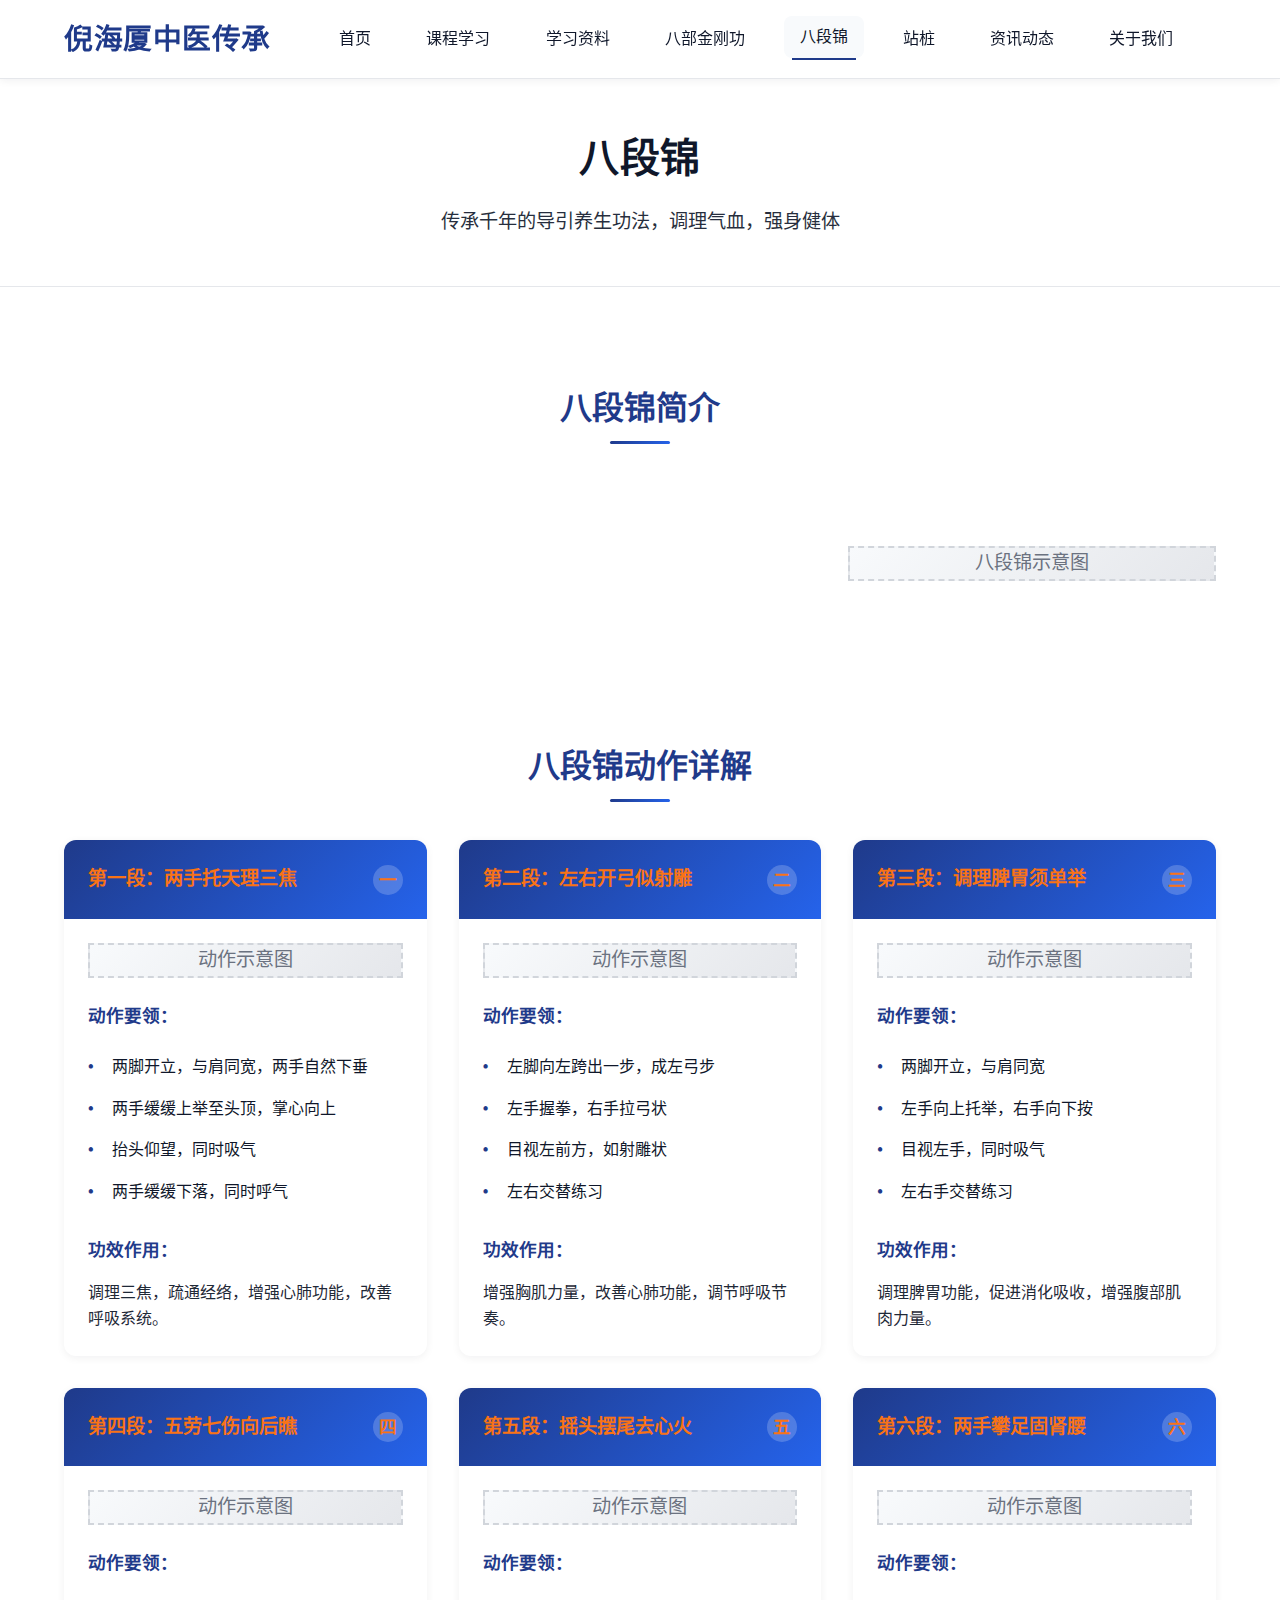
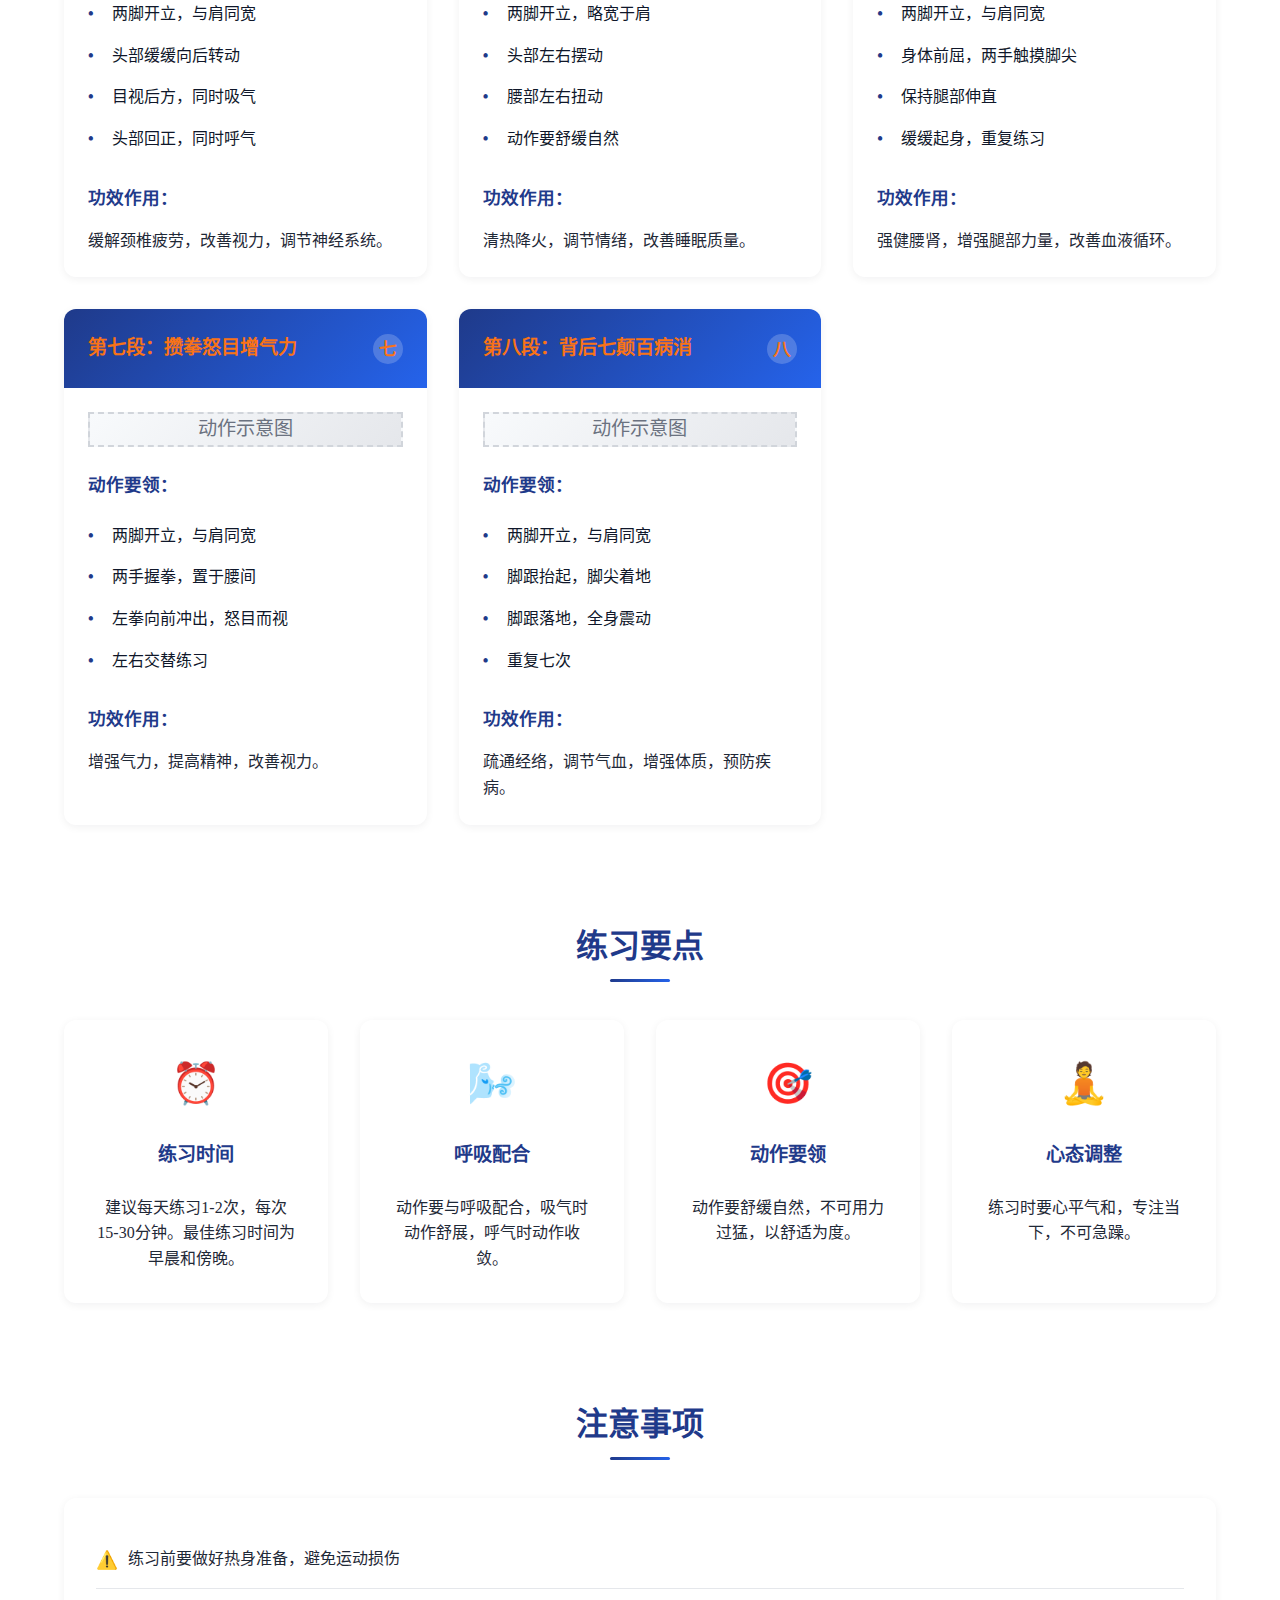
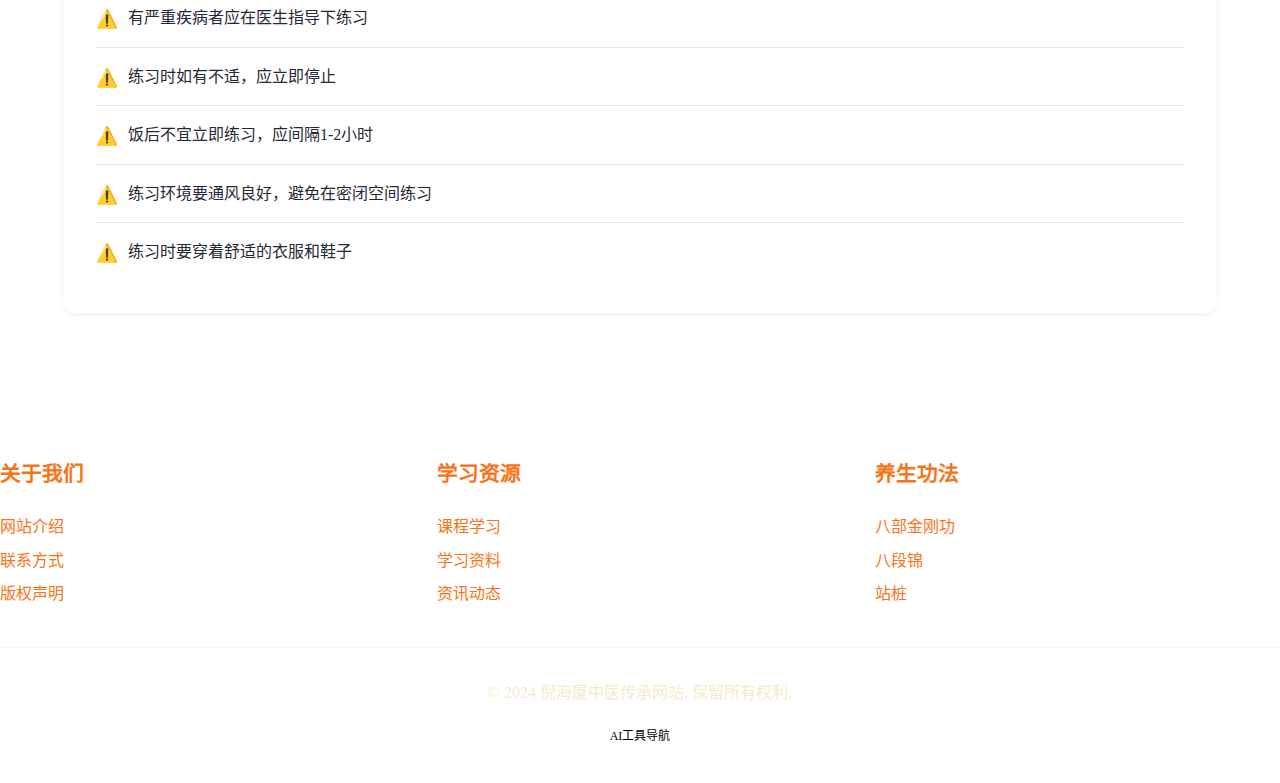
<file: baduanjin.html>
<!DOCTYPE html>
<html lang="zh-CN">
<head>
    <meta charset="UTF-8">
    <script async src="https://pagead2.googlesyndication.com/pagead/js/adsbygoogle.js?client=ca-pub-8794607118520437"
     crossorigin="anonymous"></script>
    <meta name="viewport" content="width=device-width, initial-scale=1.0">
    <title>八段锦 - 倪海厦中医传承网站</title>
    <meta name="description" content="八段锦详细教程，传统养生功法，倪海厦老师推荐的中医养生运动，调理气血，增强体质">
    <meta name="keywords" content="八段锦,倪海厦,养生功法,中医养生,调理气血,传统运动">
    <link rel="canonical" href="https://nihaixia.org/baduanjin.html">
    <link rel="stylesheet" href="style.css">
<!-- Google tag (gtag.js) -->
<script async src="https://www.googletagmanager.com/gtag/js?id=G-8RK1N1YLD9"></script>
<script>
  window.dataLayer = window.dataLayer || [];
  function gtag(){dataLayer.push(arguments);}
  gtag('js', new Date());

  gtag('config', 'G-8RK1N1YLD9');
</script>

<script async src="https://pagead2.googlesyndication.com/pagead/js/adsbygoogle.js?client=ca-pub-8794607118520437"
     crossorigin="anonymous"></script>

<meta name="google-adsense-account" content="ca-pub-8794607118520437">
</head>
<body>
    <!-- 导航栏 -->
    <nav class="navbar">
        <div class="nav-container">
            <div class="nav-logo">
                <h1>倪海厦中医传承</h1>
            </div>
            <ul class="nav-menu">
                <li class="nav-item">
                    <a href="index.html" class="nav-link">首页</a>
                </li>
                <li class="nav-item">
                    <a href="courses.html" class="nav-link">课程学习</a>
                </li>
                <li class="nav-item">
                    <a href="resources.html" class="nav-link">学习资料</a>
                </li>
                <li class="nav-item">
                    <a href="badajingang.html" class="nav-link">八部金刚功</a>
                </li>
                <li class="nav-item">
                    <a href="baduanjin.html" class="nav-link active">八段锦</a>
                </li>
                <li class="nav-item">
                    <a href="zhanzhuang.html" class="nav-link">站桩</a>
                </li>
                <li class="nav-item">
                    <a href="news.html" class="nav-link">资讯动态</a>
                </li>
                <li class="nav-item">
                    <a href="about.html" class="nav-link">关于我们</a>
                </li>
            </ul>
            <div class="hamburger">
                <span class="bar"></span>
                <span class="bar"></span>
                <span class="bar"></span>
            </div>
        </div>
    </nav>

    <!-- 主要内容 -->
    <main>
        <!-- 页面标题 -->
        <section class="page-header">
            <div class="container">
                <h1 class="page-title">八段锦</h1>
                <p class="page-subtitle">传承千年的导引养生功法，调理气血，强身健体</p>
            </div>
        </section>

        <!-- 八段锦简介 -->
        <section class="intro-section">
            <div class="container">
                <h2 class="section-title">八段锦简介</h2>
                <div class="intro-content">
                    <div class="intro-text">
                        <p>八段锦是中国传统导引养生功法之一，起源于宋代，因其动作优美如锦缎，共有八段动作而得名。八段锦融合了中医理论、气功导引和武术动作，具有调理气血、疏通经络、强身健体的功效。</p>
                        <p>八段锦动作舒缓优美，适合各个年龄段练习，特别适合中老年人和体质虚弱者。通过练习八段锦，可以增强体质，改善心肺功能，调节神经系统，达到延年益寿的目的。</p>
                    </div>
                    <div class="intro-image">
                        <div class="image-placeholder">
                            <span>八段锦示意图</span>
                        </div>
                    </div>
                </div>
            </div>
        </section>

        <!-- 八段锦动作详解 -->
        <section class="baduanjin-section">
            <div class="container">
                <h2 class="section-title">八段锦动作详解</h2>
                
                <div class="baduanjin-grid">
                    <!-- 第一段：两手托天理三焦 -->
                    <div class="baduanjin-item">
                        <div class="baduanjin-header">
                            <h3>第一段：两手托天理三焦</h3>
                            <span class="baduanjin-number">一</span>
                        </div>
                        <div class="baduanjin-content">
                            <div class="baduanjin-image">
                                <div class="image-placeholder">动作示意图</div>
                            </div>
                            <div class="baduanjin-description">
                                <h4>动作要领：</h4>
                                <ul>
                                    <li>两脚开立，与肩同宽，两手自然下垂</li>
                                    <li>两手缓缓上举至头顶，掌心向上</li>
                                    <li>抬头仰望，同时吸气</li>
                                    <li>两手缓缓下落，同时呼气</li>
                                </ul>
                                <h4>功效作用：</h4>
                                <p>调理三焦，疏通经络，增强心肺功能，改善呼吸系统。</p>
                            </div>
                        </div>
                    </div>

                    <!-- 第二段：左右开弓似射雕 -->
                    <div class="baduanjin-item">
                        <div class="baduanjin-header">
                            <h3>第二段：左右开弓似射雕</h3>
                            <span class="baduanjin-number">二</span>
                        </div>
                        <div class="baduanjin-content">
                            <div class="baduanjin-image">
                                <div class="image-placeholder">动作示意图</div>
                            </div>
                            <div class="baduanjin-description">
                                <h4>动作要领：</h4>
                                <ul>
                                    <li>左脚向左跨出一步，成左弓步</li>
                                    <li>左手握拳，右手拉弓状</li>
                                    <li>目视左前方，如射雕状</li>
                                    <li>左右交替练习</li>
                                </ul>
                                <h4>功效作用：</h4>
                                <p>增强胸肌力量，改善心肺功能，调节呼吸节奏。</p>
                            </div>
                        </div>
                    </div>

                    <!-- 第三段：调理脾胃须单举 -->
                    <div class="baduanjin-item">
                        <div class="baduanjin-header">
                            <h3>第三段：调理脾胃须单举</h3>
                            <span class="baduanjin-number">三</span>
                        </div>
                        <div class="baduanjin-content">
                            <div class="baduanjin-image">
                                <div class="image-placeholder">动作示意图</div>
                            </div>
                            <div class="baduanjin-description">
                                <h4>动作要领：</h4>
                                <ul>
                                    <li>两脚开立，与肩同宽</li>
                                    <li>左手向上托举，右手向下按</li>
                                    <li>目视左手，同时吸气</li>
                                    <li>左右手交替练习</li>
                                </ul>
                                <h4>功效作用：</h4>
                                <p>调理脾胃功能，促进消化吸收，增强腹部肌肉力量。</p>
                            </div>
                        </div>
                    </div>

                    <!-- 第四段：五劳七伤向后瞧 -->
                    <div class="baduanjin-item">
                        <div class="baduanjin-header">
                            <h3>第四段：五劳七伤向后瞧</h3>
                            <span class="baduanjin-number">四</span>
                        </div>
                        <div class="baduanjin-content">
                            <div class="baduanjin-image">
                                <div class="image-placeholder">动作示意图</div>
                            </div>
                            <div class="baduanjin-description">
                                <h4>动作要领：</h4>
                                <ul>
                                    <li>两脚开立，与肩同宽</li>
                                    <li>头部缓缓向后转动</li>
                                    <li>目视后方，同时吸气</li>
                                    <li>头部回正，同时呼气</li>
                                </ul>
                                <h4>功效作用：</h4>
                                <p>缓解颈椎疲劳，改善视力，调节神经系统。</p>
                            </div>
                        </div>
                    </div>

                    <!-- 第五段：摇头摆尾去心火 -->
                    <div class="baduanjin-item">
                        <div class="baduanjin-header">
                            <h3>第五段：摇头摆尾去心火</h3>
                            <span class="baduanjin-number">五</span>
                        </div>
                        <div class="baduanjin-content">
                            <div class="baduanjin-image">
                                <div class="image-placeholder">动作示意图</div>
                            </div>
                            <div class="baduanjin-description">
                                <h4>动作要领：</h4>
                                <ul>
                                    <li>两脚开立，略宽于肩</li>
                                    <li>头部左右摆动</li>
                                    <li>腰部左右扭动</li>
                                    <li>动作要舒缓自然</li>
                                </ul>
                                <h4>功效作用：</h4>
                                <p>清热降火，调节情绪，改善睡眠质量。</p>
                            </div>
                        </div>
                    </div>

                    <!-- 第六段：两手攀足固肾腰 -->
                    <div class="baduanjin-item">
                        <div class="baduanjin-header">
                            <h3>第六段：两手攀足固肾腰</h3>
                            <span class="baduanjin-number">六</span>
                        </div>
                        <div class="baduanjin-content">
                            <div class="baduanjin-image">
                                <div class="image-placeholder">动作示意图</div>
                            </div>
                            <div class="baduanjin-description">
                                <h4>动作要领：</h4>
                                <ul>
                                    <li>两脚开立，与肩同宽</li>
                                    <li>身体前屈，两手触摸脚尖</li>
                                    <li>保持腿部伸直</li>
                                    <li>缓缓起身，重复练习</li>
                                </ul>
                                <h4>功效作用：</h4>
                                <p>强健腰肾，增强腿部力量，改善血液循环。</p>
                            </div>
                        </div>
                    </div>

                    <!-- 第七段：攒拳怒目增气力 -->
                    <div class="baduanjin-item">
                        <div class="baduanjin-header">
                            <h3>第七段：攒拳怒目增气力</h3>
                            <span class="baduanjin-number">七</span>
                        </div>
                        <div class="baduanjin-content">
                            <div class="baduanjin-image">
                                <div class="image-placeholder">动作示意图</div>
                            </div>
                            <div class="baduanjin-description">
                                <h4>动作要领：</h4>
                                <ul>
                                    <li>两脚开立，与肩同宽</li>
                                    <li>两手握拳，置于腰间</li>
                                    <li>左拳向前冲出，怒目而视</li>
                                    <li>左右交替练习</li>
                                </ul>
                                <h4>功效作用：</h4>
                                <p>增强气力，提高精神，改善视力。</p>
                            </div>
                        </div>
                    </div>

                    <!-- 第八段：背后七颠百病消 -->
                    <div class="baduanjin-item">
                        <div class="baduanjin-header">
                            <h3>第八段：背后七颠百病消</h3>
                            <span class="baduanjin-number">八</span>
                        </div>
                        <div class="baduanjin-content">
                            <div class="baduanjin-image">
                                <div class="image-placeholder">动作示意图</div>
                            </div>
                            <div class="baduanjin-description">
                                <h4>动作要领：</h4>
                                <ul>
                                    <li>两脚开立，与肩同宽</li>
                                    <li>脚跟抬起，脚尖着地</li>
                                    <li>脚跟落地，全身震动</li>
                                    <li>重复七次</li>
                                </ul>
                                <h4>功效作用：</h4>
                                <p>疏通经络，调节气血，增强体质，预防疾病。</p>
                            </div>
                        </div>
                    </div>
                </div>
            </div>
        </section>

        <!-- 练习要点 -->
        <section class="practice-tips-section">
            <div class="container">
                <h2 class="section-title">练习要点</h2>
                <div class="tips-grid">
                    <div class="tip-card">
                        <div class="tip-icon">⏰</div>
                        <h3>练习时间</h3>
                        <p>建议每天练习1-2次，每次15-30分钟。最佳练习时间为早晨和傍晚。</p>
                    </div>
                    <div class="tip-card">
                        <div class="tip-icon">🌬️</div>
                        <h3>呼吸配合</h3>
                        <p>动作要与呼吸配合，吸气时动作舒展，呼气时动作收敛。</p>
                    </div>
                    <div class="tip-card">
                        <div class="tip-icon">🎯</div>
                        <h3>动作要领</h3>
                        <p>动作要舒缓自然，不可用力过猛，以舒适为度。</p>
                    </div>
                    <div class="tip-card">
                        <div class="tip-icon">🧘</div>
                        <h3>心态调整</h3>
                        <p>练习时要心平气和，专注当下，不可急躁。</p>
                    </div>
                </div>
            </div>
        </section>

        <!-- 注意事项 -->
        <section class="precautions-section">
            <div class="container">
                <h2 class="section-title">注意事项</h2>
                <div class="precautions-content">
                    <ul class="precautions-list">
                        <li>练习前要做好热身准备，避免运动损伤</li>
                        <li>有严重疾病者应在医生指导下练习</li>
                        <li>练习时如有不适，应立即停止</li>
                        <li>饭后不宜立即练习，应间隔1-2小时</li>
                        <li>练习环境要通风良好，避免在密闭空间练习</li>
                        <li>练习时要穿着舒适的衣服和鞋子</li>
                    </ul>
                </div>
            </div>
        </section>
    </main>

    <!-- 页脚 -->
    <footer class="footer">
        <div class="footer-content">
            <div class="footer-section">
                <h3>关于我们</h3>
                <ul>
                    <li><a href="about.html">网站介绍</a></li>
                    <li><a href="about.html">联系方式</a></li>
                    <li><a href="about.html">版权声明</a></li>
                </ul>
            </div>
            <div class="footer-section">
                <h3>学习资源</h3>
                <ul>
                    <li><a href="courses.html">课程学习</a></li>
                    <li><a href="resources.html">学习资料</a></li>
                    <li><a href="news.html">资讯动态</a></li>
                </ul>
            </div>
            <div class="footer-section">
                <h3>养生功法</h3>
                <ul>
                    <li><a href="badajingang.html">八部金刚功</a></li>
                    <li><a href="baduanjin.html">八段锦</a></li>
                    <li><a href="zhanzhuang.html">站桩</a></li>
                </ul>
            </div>
        </div>
        <div class="footer-bottom">
            <p>&copy; 2024 倪海厦中医传承网站. 保留所有权利.</p>
            <div class="external-links">
                <a href="https://www.seodog.cn" target="_blank" style="color: #000; text-decoration: none; background: #fff; padding: 5px 10px; border-radius: 3px; font-size: 12px;">AI工具导航</a>
            </div>
        </div>
    </footer>

    <!-- 返回顶部按钮 -->
    <button class="back-to-top" onclick="scrollToTop()">↑</button>

    <script src="main.js"></script>
</body>
</html>
</file>
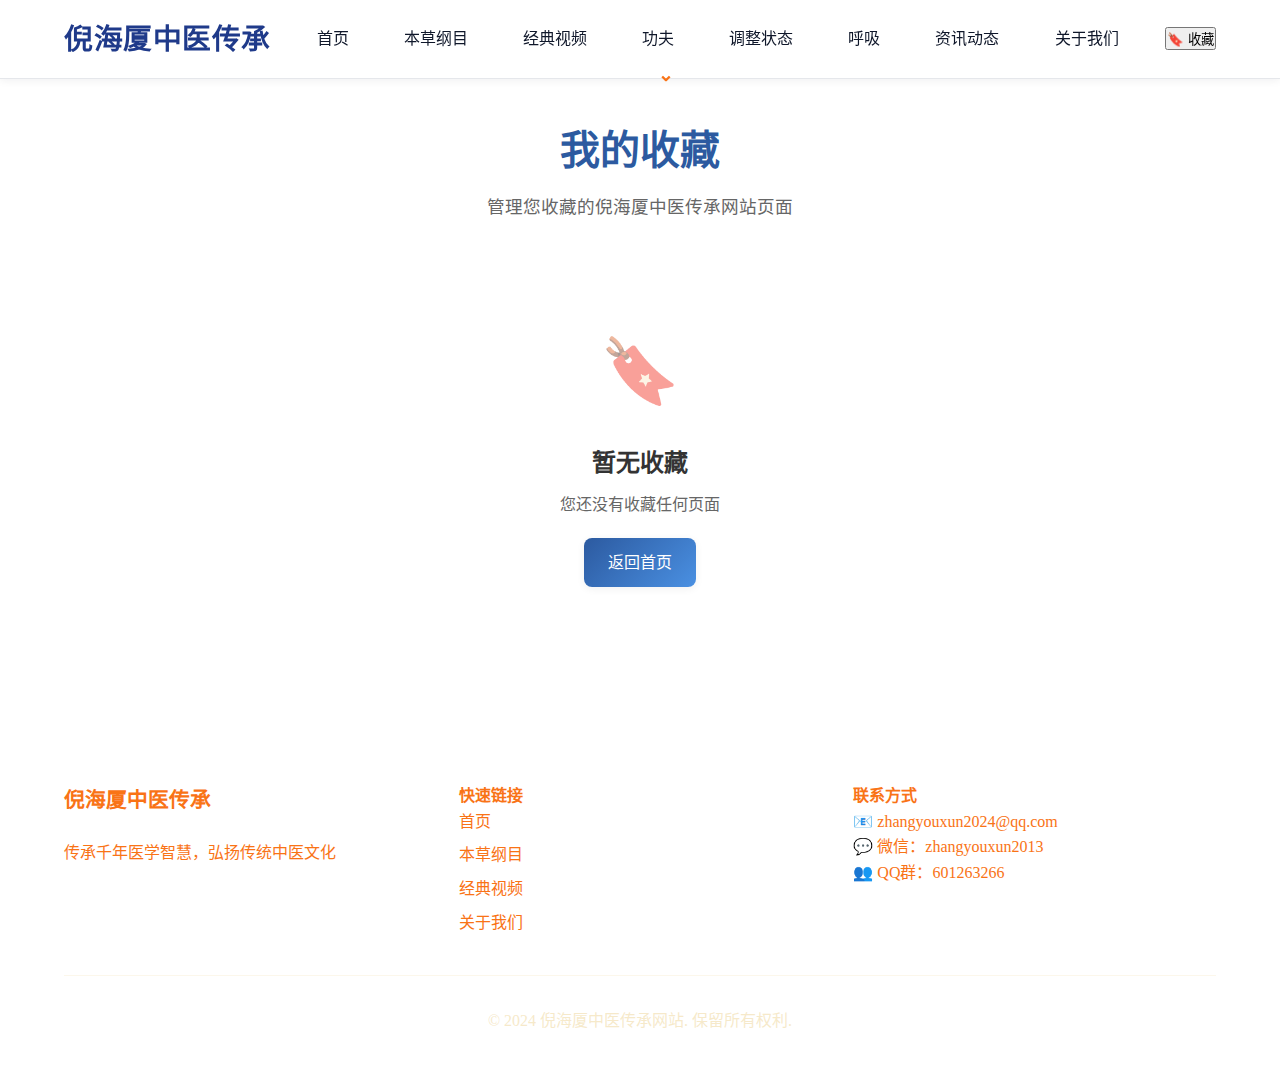
<file: bookmarks.html>
<!DOCTYPE html>
<html lang="zh-CN">
<head>
    <meta charset="UTF-8">
    <script async src="https://pagead2.googlesyndication.com/pagead/js/adsbygoogle.js?client=ca-pub-8794607118520437"
     crossorigin="anonymous"></script>
    <meta name="viewport" content="width=device-width, initial-scale=1.0">
    <title>我的收藏 - 倪海厦中医传承网站</title>
    <meta name="description" content="查看和管理您收藏的倪海厦中医传承网站页面">
    <meta name="keywords" content="收藏,书签,倪海厦,中医传承">
    <link rel="canonical" href="https://nihaixia.org/bookmarks.html">
    <link rel="stylesheet" href="style.css">
    
    <style>
        .bookmarks-container {
            padding: 40px 0;
        }
        
        .bookmarks-header {
            text-align: center;
            margin-bottom: 40px;
        }
        
        .bookmarks-header h1 {
            font-family: 'KaiTi', '楷体', serif;
            font-size: 2.5rem;
            color: #2c5aa0;
            margin-bottom: 10px;
        }
        
        .bookmarks-header p {
            color: #666;
            font-size: 1.1rem;
        }
        
        .bookmarks-list {
            max-width: 800px;
            margin: 0 auto;
        }
        
        .bookmark-item {
            background: white;
            border-radius: 12px;
            padding: 20px;
            margin-bottom: 20px;
            box-shadow: 0 2px 8px rgba(0,0,0,0.1);
            transition: all 0.3s ease;
            border-left: 4px solid #2c5aa0;
        }
        
        .bookmark-item:hover {
            transform: translateY(-2px);
            box-shadow: 0 4px 16px rgba(0,0,0,0.15);
        }
        
        .bookmark-title {
            font-size: 1.2rem;
            font-weight: bold;
            color: #2c5aa0;
            margin-bottom: 8px;
            text-decoration: none;
        }
        
        .bookmark-title:hover {
            color: #4a90e2;
        }
        
        .bookmark-url {
            color: #666;
            font-size: 0.9rem;
            margin-bottom: 10px;
            word-break: break-all;
        }
        
        .bookmark-meta {
            display: flex;
            justify-content: space-between;
            align-items: center;
            font-size: 0.8rem;
            color: #999;
        }
        
        .bookmark-actions {
            display: flex;
            gap: 10px;
        }
        
        .btn-remove {
            background: #ff4757;
            color: white;
            border: none;
            padding: 6px 12px;
            border-radius: 6px;
            cursor: pointer;
            font-size: 0.8rem;
            transition: all 0.3s ease;
        }
        
        .btn-remove:hover {
            background: #ff3742;
            transform: scale(1.05);
        }
        
        .empty-state {
            text-align: center;
            padding: 60px 20px;
            color: #666;
        }
        
        .empty-state .icon {
            font-size: 4rem;
            margin-bottom: 20px;
            opacity: 0.5;
        }
        
        .empty-state h3 {
            font-size: 1.5rem;
            margin-bottom: 10px;
            color: #333;
        }
        
        .empty-state p {
            margin-bottom: 20px;
        }
        
        .btn-primary {
            background: linear-gradient(135deg, #2c5aa0 0%, #4a90e2 100%);
            color: white;
            border: none;
            padding: 12px 24px;
            border-radius: 8px;
            cursor: pointer;
            font-size: 1rem;
            text-decoration: none;
            display: inline-block;
            transition: all 0.3s ease;
        }
        
        .btn-primary:hover {
            transform: translateY(-2px);
            box-shadow: 0 4px 12px rgba(44, 90, 160, 0.3);
        }
        
        .clear-all-btn {
            background: #ff6b6b;
            color: white;
            border: none;
            padding: 10px 20px;
            border-radius: 8px;
            cursor: pointer;
            font-size: 0.9rem;
            margin-bottom: 20px;
            transition: all 0.3s ease;
        }
        
        .clear-all-btn:hover {
            background: #ff5252;
            transform: scale(1.05);
        }
    </style>
</head>
<body>
    <!-- 导航栏 -->
    <nav class="navbar">
        <div class="nav-container">
            <div class="nav-logo">
                <h1>倪海厦中医传承</h1>
            </div>
            <ul class="nav-menu">
                <li class="nav-item">
                    <a href="index.html" class="nav-link">首页</a>
                </li>
                <li class="nav-item">
                    <a href="courses.html" class="nav-link">本草纲目</a>
                </li>
                <li class="nav-item">
                    <a href="resources.html" class="nav-link">经典视频</a>
                </li>
                <li class="nav-item dropdown">
                    <a href="#" class="nav-link dropdown-toggle">功夫</a>
                    <ul class="dropdown-menu">
                        <li><a href="badajingang.html" class="dropdown-item">八部金刚功</a></li>
                        <li><a href="baduanjin.html" class="dropdown-item">八段锦</a></li>
                        <li><a href="zhanzhuang.html" class="dropdown-item">站桩</a></li>
                        <li><a href="liuzijue.html" class="dropdown-item">六字诀</a></li>
                    </ul>
                </li>
                <li class="nav-item">
                    <a href="adjustment.html" class="nav-link">调整状态</a>
                </li>
                <li class="nav-item">
                    <a href="breathing.html" class="nav-link">呼吸</a>
                </li>
                <li class="nav-item">
                    <a href="news.html" class="nav-link">资讯动态</a>
                </li>
                <li class="nav-item">
                    <a href="about.html" class="nav-link">关于我们</a>
                </li>
            </ul>
            
            <!-- 收藏按钮 -->
            <div class="bookmark-container">
                <button id="bookmarkBtn" class="bookmark-btn" title="收藏网站">
                    <span class="bookmark-icon">🔖</span>
                    <span class="bookmark-text">收藏</span>
                </button>
            </div>
            
            <div class="hamburger">
                <span class="bar"></span>
                <span class="bar"></span>
                <span class="bar"></span>
            </div>
        </div>
    </nav>

    <!-- 主要内容 -->
    <main>
        <div class="container">
            <div class="bookmarks-container">
                <div class="bookmarks-header">
                    <h1>我的收藏</h1>
                    <p>管理您收藏的倪海厦中医传承网站页面</p>
                </div>
                
                <div class="bookmarks-list" id="bookmarksList">
                    <!-- 收藏列表将通过JavaScript动态生成 -->
                </div>
            </div>
        </div>
    </main>

    <!-- 页脚 -->
    <footer class="footer">
        <div class="container">
            <div class="footer-content">
                <div class="footer-section">
                    <h3>倪海厦中医传承</h3>
                    <p>传承千年医学智慧，弘扬传统中医文化</p>
                </div>
                <div class="footer-section">
                    <h4>快速链接</h4>
                    <ul>
                        <li><a href="index.html">首页</a></li>
                        <li><a href="courses.html">本草纲目</a></li>
                        <li><a href="resources.html">经典视频</a></li>
                        <li><a href="about.html">关于我们</a></li>
                    </ul>
                </div>
                <div class="footer-section">
                    <h4>联系方式</h4>
                    <p>📧 zhangyouxun2024@qq.com</p>
                    <p>💬 微信：zhangyouxun2013</p>
                    <p>👥 QQ群：601263266</p>
                </div>
            </div>
            <div class="footer-bottom">
                <p>&copy; 2024 倪海厦中医传承网站. 保留所有权利.</p>
            </div>
        </div>
    </footer>

    <!-- 返回顶部按钮 -->
    <button id="back-to-top" class="back-to-top">↑</button>

    <script>
        // 收藏管理功能
        document.addEventListener('DOMContentLoaded', function() {
            const bookmarksList = document.getElementById('bookmarksList');
            
            // 加载收藏列表
            function loadBookmarks() {
                const bookmarks = JSON.parse(localStorage.getItem('bookmarks') || '[]');
                
                if (bookmarks.length === 0) {
                    bookmarksList.innerHTML = `
                        <div class="empty-state">
                            <div class="icon">🔖</div>
                            <h3>暂无收藏</h3>
                            <p>您还没有收藏任何页面</p>
                            <a href="index.html" class="btn-primary">返回首页</a>
                        </div>
                    `;
                    return;
                }
                
                // 添加清空所有按钮
                const clearAllBtn = document.createElement('button');
                clearAllBtn.className = 'clear-all-btn';
                clearAllBtn.textContent = '清空所有收藏';
                clearAllBtn.onclick = clearAllBookmarks;
                bookmarksList.appendChild(clearAllBtn);
                
                // 渲染收藏列表
                bookmarks.forEach((bookmark, index) => {
                    const bookmarkItem = document.createElement('div');
                    bookmarkItem.className = 'bookmark-item';
                    
                    const date = new Date(bookmark.timestamp).toLocaleDateString('zh-CN');
                    
                    bookmarkItem.innerHTML = `
                        <a href="${bookmark.url}" class="bookmark-title" target="_blank">${bookmark.title}</a>
                        <div class="bookmark-url">${bookmark.url}</div>
                        <div class="bookmark-meta">
                            <span>收藏时间：${date}</span>
                            <div class="bookmark-actions">
                                <button class="btn-remove" onclick="removeBookmark(${index})">删除</button>
                            </div>
                        </div>
                    `;
                    
                    bookmarksList.appendChild(bookmarkItem);
                });
            }
            
            // 删除单个收藏
            window.removeBookmark = function(index) {
                const bookmarks = JSON.parse(localStorage.getItem('bookmarks') || '[]');
                bookmarks.splice(index, 1);
                localStorage.setItem('bookmarks', JSON.stringify(bookmarks));
                
                // 重新加载列表
                bookmarksList.innerHTML = '';
                loadBookmarks();
                
                // 显示通知
                showNotification('收藏已删除！', 'info');
            };
            
            // 清空所有收藏
            function clearAllBookmarks() {
                if (confirm('确定要清空所有收藏吗？此操作不可恢复。')) {
                    localStorage.removeItem('bookmarks');
                    bookmarksList.innerHTML = '';
                    loadBookmarks();
                    showNotification('所有收藏已清空！', 'info');
                }
            }
            
            // 显示通知
            function showNotification(message, type = 'info') {
                const notification = document.createElement('div');
                notification.className = `notification notification-${type}`;
                notification.textContent = message;
                
                notification.style.cssText = `
                    position: fixed;
                    top: 100px;
                    right: 20px;
                    background: ${type === 'success' ? '#4CAF50' : '#2196F3'};
                    color: white;
                    padding: 12px 20px;
                    border-radius: 8px;
                    box-shadow: 0 4px 12px rgba(0,0,0,0.15);
                    z-index: 10000;
                    font-size: 14px;
                    transform: translateX(100%);
                    transition: transform 0.3s ease;
                `;
                
                document.body.appendChild(notification);
                
                setTimeout(() => {
                    notification.style.transform = 'translateX(0)';
                }, 100);
                
                setTimeout(() => {
                    notification.style.transform = 'translateX(100%)';
                    setTimeout(() => {
                        document.body.removeChild(notification);
                    }, 300);
                }, 3000);
            }
            
            // 初始化加载
            loadBookmarks();
        });
        
        // 返回顶部功能
        const backToTopBtn = document.getElementById('back-to-top');
        
        window.addEventListener('scroll', function() {
            if (window.pageYOffset > 300) {
                backToTopBtn.classList.add('show');
            } else {
                backToTopBtn.classList.remove('show');
            }
        });
        
        backToTopBtn.addEventListener('click', function() {
            window.scrollTo({
                top: 0,
                behavior: 'smooth'
            });
        });
    </script>
</body>
</html>
</file>
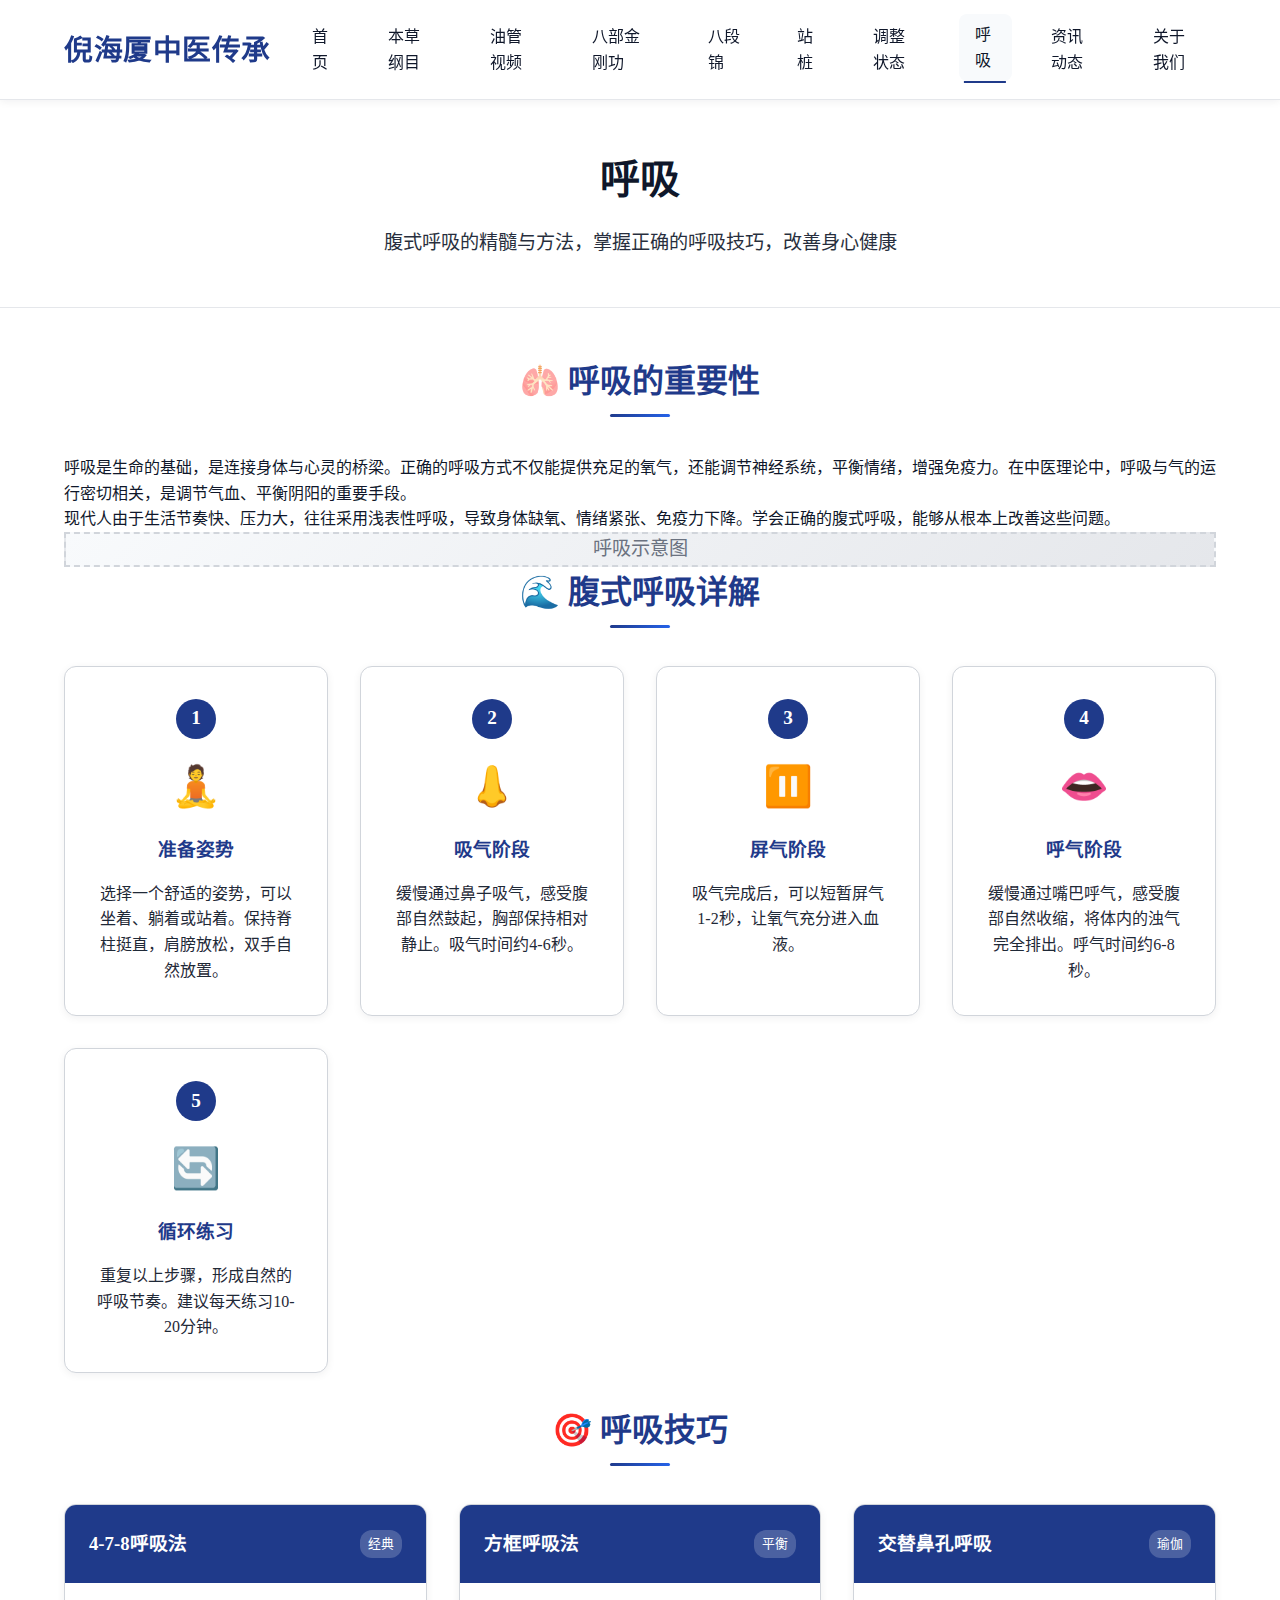
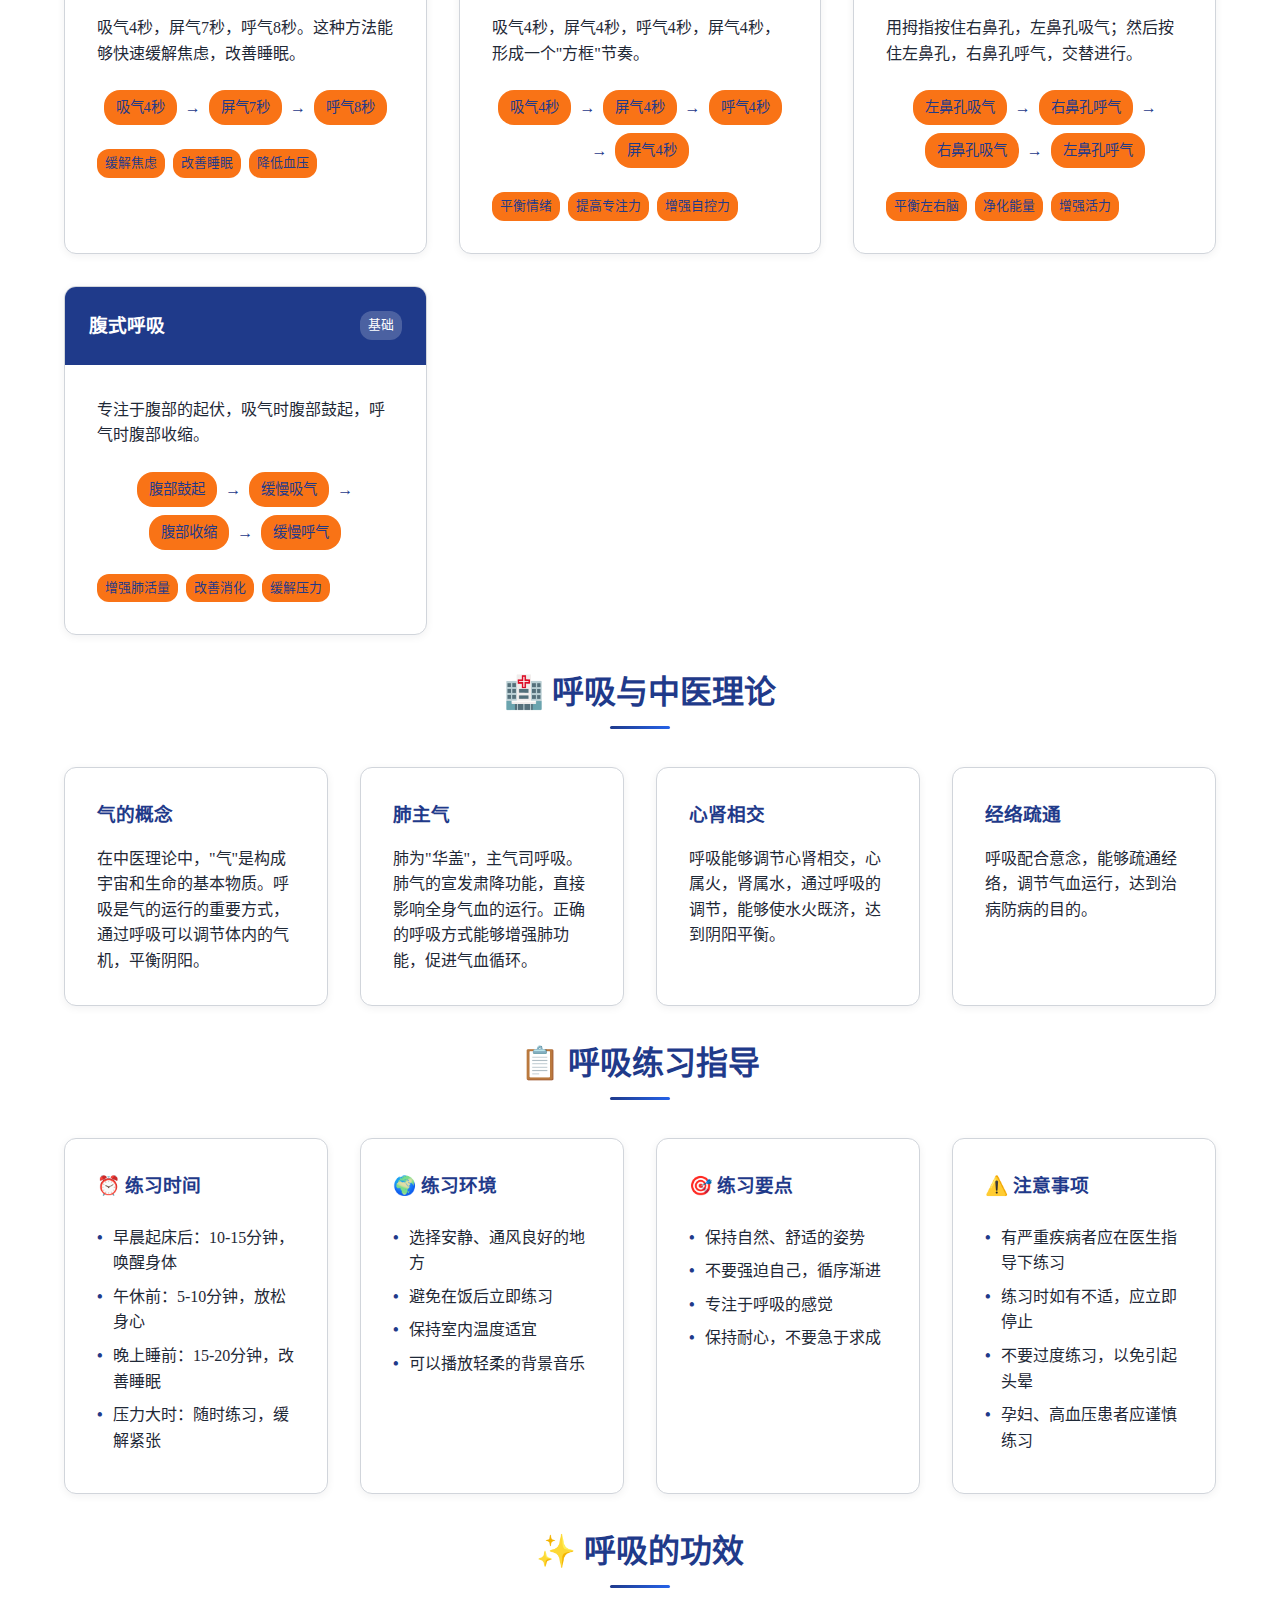
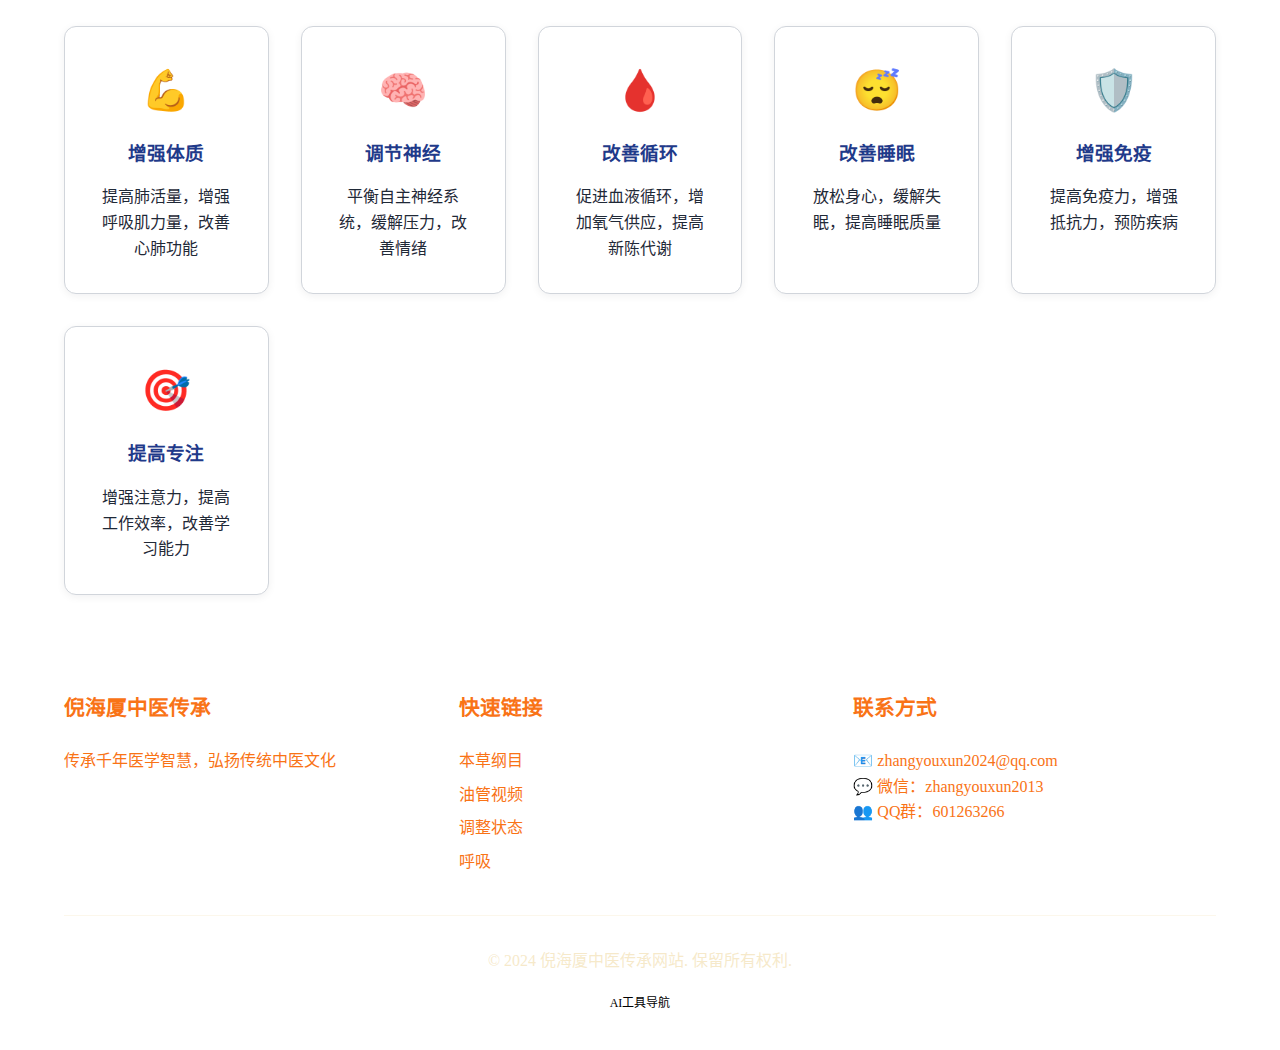
<file: breathing.html>
<!DOCTYPE html>
<html lang="zh-CN">
<head>
    <meta charset="UTF-8">
    <script async src="https://pagead2.googlesyndication.com/pagead/js/adsbygoogle.js?client=ca-pub-8794607118520437"
     crossorigin="anonymous"></script>
    <meta name="viewport" content="width=device-width, initial-scale=1.0">
    <title>呼吸 - 倪海厦中医传承网站</title>
    <meta name="description" content="腹式呼吸详解，倪海厦老师推荐的呼吸技巧，改善呼吸质量，增强体质，调节神经系统">
    <meta name="keywords" content="腹式呼吸,倪海厦,呼吸技巧,中医养生,改善呼吸,调节神经">
    <link rel="canonical" href="https://nihaixia.org/breathing.html">
    <link rel="stylesheet" href="style.css">
</head>
<body>
    <!-- 导航栏 -->
    <nav class="navbar">
        <div class="nav-container">
            <div class="nav-logo">
                <h1>倪海厦中医传承</h1>
            </div>
            <ul class="nav-menu">
                <li class="nav-item">
                    <a href="index.html" class="nav-link">首页</a>
                </li>
                <li class="nav-item">
                    <a href="courses.html" class="nav-link">本草纲目</a>
                </li>
                <li class="nav-item">
                    <a href="resources.html" class="nav-link">油管视频</a>
                </li>
                <li class="nav-item">
                    <a href="badajingang.html" class="nav-link">八部金刚功</a>
                </li>
                <li class="nav-item">
                    <a href="baduanjin.html" class="nav-link">八段锦</a>
                </li>
                <li class="nav-item">
                    <a href="zhanzhuang.html" class="nav-link">站桩</a>
                </li>
                <li class="nav-item">
                    <a href="adjustment.html" class="nav-link">调整状态</a>
                </li>
                <li class="nav-item">
                    <a href="breathing.html" class="nav-link active">呼吸</a>
                </li>
                <li class="nav-item">
                    <a href="news.html" class="nav-link">资讯动态</a>
                </li>
                <li class="nav-item">
                    <a href="about.html" class="nav-link">关于我们</a>
                </li>
            </ul>
            <div class="hamburger">
                <span class="bar"></span>
                <span class="bar"></span>
                <span class="bar"></span>
            </div>
        </div>
    </nav>

    <!-- 主要内容 -->
    <main>
        <!-- 页面标题 -->
        <section class="page-header">
            <div class="container">
                <h1 class="page-title">呼吸</h1>
                <p class="page-subtitle">腹式呼吸的精髓与方法，掌握正确的呼吸技巧，改善身心健康</p>
            </div>
        </section>

        <!-- 呼吸的重要性 -->
        <section class="breathing-importance">
            <div class="container">
                <h2 class="section-title">🫁 呼吸的重要性</h2>
                <div class="importance-content">
                    <div class="importance-text">
                        <p>呼吸是生命的基础，是连接身体与心灵的桥梁。正确的呼吸方式不仅能提供充足的氧气，还能调节神经系统，平衡情绪，增强免疫力。在中医理论中，呼吸与气的运行密切相关，是调节气血、平衡阴阳的重要手段。</p>
                        <p>现代人由于生活节奏快、压力大，往往采用浅表性呼吸，导致身体缺氧、情绪紧张、免疫力下降。学会正确的腹式呼吸，能够从根本上改善这些问题。</p>
                    </div>
                    <div class="importance-image">
                        <div class="image-placeholder">
                            <span>呼吸示意图</span>
                        </div>
                    </div>
                </div>
            </div>
        </section>

        <!-- 腹式呼吸详解 -->
        <section class="abdominal-breathing">
            <div class="container">
                <h2 class="section-title">🌊 腹式呼吸详解</h2>
                
                <div class="breathing-steps">
                    <div class="step-card">
                        <div class="step-number">1</div>
                        <div class="step-icon">🧘</div>
                        <h3>准备姿势</h3>
                        <p>选择一个舒适的姿势，可以坐着、躺着或站着。保持脊柱挺直，肩膀放松，双手自然放置。</p>
                    </div>

                    <div class="step-card">
                        <div class="step-number">2</div>
                        <div class="step-icon">👃</div>
                        <h3>吸气阶段</h3>
                        <p>缓慢通过鼻子吸气，感受腹部自然鼓起，胸部保持相对静止。吸气时间约4-6秒。</p>
                    </div>

                    <div class="step-card">
                        <div class="step-number">3</div>
                        <div class="step-icon">⏸️</div>
                        <h3>屏气阶段</h3>
                        <p>吸气完成后，可以短暂屏气1-2秒，让氧气充分进入血液。</p>
                    </div>

                    <div class="step-card">
                        <div class="step-number">4</div>
                        <div class="step-icon">👄</div>
                        <h3>呼气阶段</h3>
                        <p>缓慢通过嘴巴呼气，感受腹部自然收缩，将体内的浊气完全排出。呼气时间约6-8秒。</p>
                    </div>

                    <div class="step-card">
                        <div class="step-number">5</div>
                        <div class="step-icon">🔄</div>
                        <h3>循环练习</h3>
                        <p>重复以上步骤，形成自然的呼吸节奏。建议每天练习10-20分钟。</p>
                    </div>
                </div>
            </div>
        </section>

        <!-- 呼吸技巧 -->
        <section class="breathing-techniques">
            <div class="container">
                <h2 class="section-title">🎯 呼吸技巧</h2>
                
                <div class="techniques-grid">
                    <!-- 技巧1：4-7-8呼吸法 -->
                    <div class="technique-card">
                        <div class="technique-header">
                            <h3>4-7-8呼吸法</h3>
                            <span class="technique-tag">经典</span>
                        </div>
                        <div class="technique-content">
                            <p>吸气4秒，屏气7秒，呼气8秒。这种方法能够快速缓解焦虑，改善睡眠。</p>
                            <div class="technique-steps">
                                <span class="step">吸气4秒</span>
                                <span class="arrow">→</span>
                                <span class="step">屏气7秒</span>
                                <span class="arrow">→</span>
                                <span class="step">呼气8秒</span>
                            </div>
                            <div class="technique-benefits">
                                <span class="benefit">缓解焦虑</span>
                                <span class="benefit">改善睡眠</span>
                                <span class="benefit">降低血压</span>
                            </div>
                        </div>
                    </div>

                    <!-- 技巧2：方框呼吸法 -->
                    <div class="technique-card">
                        <div class="technique-header">
                            <h3>方框呼吸法</h3>
                            <span class="technique-tag">平衡</span>
                        </div>
                        <div class="technique-content">
                            <p>吸气4秒，屏气4秒，呼气4秒，屏气4秒，形成一个"方框"节奏。</p>
                            <div class="technique-steps">
                                <span class="step">吸气4秒</span>
                                <span class="arrow">→</span>
                                <span class="step">屏气4秒</span>
                                <span class="arrow">→</span>
                                <span class="step">呼气4秒</span>
                                <span class="arrow">→</span>
                                <span class="step">屏气4秒</span>
                            </div>
                            <div class="technique-benefits">
                                <span class="benefit">平衡情绪</span>
                                <span class="benefit">提高专注力</span>
                                <span class="benefit">增强自控力</span>
                            </div>
                        </div>
                    </div>

                    <!-- 技巧3：交替鼻孔呼吸 -->
                    <div class="technique-card">
                        <div class="technique-header">
                            <h3>交替鼻孔呼吸</h3>
                            <span class="technique-tag">瑜伽</span>
                        </div>
                        <div class="technique-content">
                            <p>用拇指按住右鼻孔，左鼻孔吸气；然后按住左鼻孔，右鼻孔呼气，交替进行。</p>
                            <div class="technique-steps">
                                <span class="step">左鼻孔吸气</span>
                                <span class="arrow">→</span>
                                <span class="step">右鼻孔呼气</span>
                                <span class="arrow">→</span>
                                <span class="step">右鼻孔吸气</span>
                                <span class="arrow">→</span>
                                <span class="step">左鼻孔呼气</span>
                            </div>
                            <div class="technique-benefits">
                                <span class="benefit">平衡左右脑</span>
                                <span class="benefit">净化能量</span>
                                <span class="benefit">增强活力</span>
                            </div>
                        </div>
                    </div>

                    <!-- 技巧4：腹式呼吸 -->
                    <div class="technique-card">
                        <div class="technique-header">
                            <h3>腹式呼吸</h3>
                            <span class="technique-tag">基础</span>
                        </div>
                        <div class="technique-content">
                            <p>专注于腹部的起伏，吸气时腹部鼓起，呼气时腹部收缩。</p>
                            <div class="technique-steps">
                                <span class="step">腹部鼓起</span>
                                <span class="arrow">→</span>
                                <span class="step">缓慢吸气</span>
                                <span class="arrow">→</span>
                                <span class="step">腹部收缩</span>
                                <span class="arrow">→</span>
                                <span class="step">缓慢呼气</span>
                            </div>
                            <div class="technique-benefits">
                                <span class="benefit">增强肺活量</span>
                                <span class="benefit">改善消化</span>
                                <span class="benefit">缓解压力</span>
                            </div>
                        </div>
                    </div>
                </div>
            </div>
        </section>

        <!-- 呼吸与中医理论 -->
        <section class="breathing-tcm">
            <div class="container">
                <h2 class="section-title">🏥 呼吸与中医理论</h2>
                
                <div class="tcm-content">
                    <div class="tcm-theory">
                        <h3>气的概念</h3>
                        <p>在中医理论中，"气"是构成宇宙和生命的基本物质。呼吸是气的运行的重要方式，通过呼吸可以调节体内的气机，平衡阴阳。</p>
                    </div>

                    <div class="tcm-theory">
                        <h3>肺主气</h3>
                        <p>肺为"华盖"，主气司呼吸。肺气的宣发肃降功能，直接影响全身气血的运行。正确的呼吸方式能够增强肺功能，促进气血循环。</p>
                    </div>

                    <div class="tcm-theory">
                        <h3>心肾相交</h3>
                        <p>呼吸能够调节心肾相交，心属火，肾属水，通过呼吸的调节，能够使水火既济，达到阴阳平衡。</p>
                    </div>

                    <div class="tcm-theory">
                        <h3>经络疏通</h3>
                        <p>呼吸配合意念，能够疏通经络，调节气血运行，达到治病防病的目的。</p>
                    </div>
                </div>
            </div>
        </section>

        <!-- 呼吸练习指导 -->
        <section class="breathing-practice">
            <div class="container">
                <h2 class="section-title">📋 呼吸练习指导</h2>
                
                <div class="practice-guide">
                    <div class="guide-item">
                        <h3>⏰ 练习时间</h3>
                        <ul>
                            <li>早晨起床后：10-15分钟，唤醒身体</li>
                            <li>午休前：5-10分钟，放松身心</li>
                            <li>晚上睡前：15-20分钟，改善睡眠</li>
                            <li>压力大时：随时练习，缓解紧张</li>
                        </ul>
                    </div>

                    <div class="guide-item">
                        <h3>🌍 练习环境</h3>
                        <ul>
                            <li>选择安静、通风良好的地方</li>
                            <li>避免在饭后立即练习</li>
                            <li>保持室内温度适宜</li>
                            <li>可以播放轻柔的背景音乐</li>
                        </ul>
                    </div>

                    <div class="guide-item">
                        <h3>🎯 练习要点</h3>
                        <ul>
                            <li>保持自然、舒适的姿势</li>
                            <li>不要强迫自己，循序渐进</li>
                            <li>专注于呼吸的感觉</li>
                            <li>保持耐心，不要急于求成</li>
                        </ul>
                    </div>

                    <div class="guide-item">
                        <h3>⚠️ 注意事项</h3>
                        <ul>
                            <li>有严重疾病者应在医生指导下练习</li>
                            <li>练习时如有不适，应立即停止</li>
                            <li>不要过度练习，以免引起头晕</li>
                            <li>孕妇、高血压患者应谨慎练习</li>
                        </ul>
                    </div>
                </div>
            </div>
        </section>

        <!-- 呼吸的功效 -->
        <section class="breathing-benefits">
            <div class="container">
                <h2 class="section-title">✨ 呼吸的功效</h2>
                
                <div class="benefits-grid">
                    <div class="benefit-card">
                        <div class="benefit-icon">💪</div>
                        <h3>增强体质</h3>
                        <p>提高肺活量，增强呼吸肌力量，改善心肺功能</p>
                    </div>

                    <div class="benefit-card">
                        <div class="benefit-icon">🧠</div>
                        <h3>调节神经</h3>
                        <p>平衡自主神经系统，缓解压力，改善情绪</p>
                    </div>

                    <div class="benefit-card">
                        <div class="benefit-icon">🩸</div>
                        <h3>改善循环</h3>
                        <p>促进血液循环，增加氧气供应，提高新陈代谢</p>
                    </div>

                    <div class="benefit-card">
                        <div class="benefit-icon">😴</div>
                        <h3>改善睡眠</h3>
                        <p>放松身心，缓解失眠，提高睡眠质量</p>
                    </div>

                    <div class="benefit-card">
                        <div class="benefit-icon">🛡️</div>
                        <h3>增强免疫</h3>
                        <p>提高免疫力，增强抵抗力，预防疾病</p>
                    </div>

                    <div class="benefit-card">
                        <div class="benefit-icon">🎯</div>
                        <h3>提高专注</h3>
                        <p>增强注意力，提高工作效率，改善学习能力</p>
                    </div>
                </div>
            </div>
        </section>
    </main>

    <!-- 页脚 -->
    <footer class="footer">
        <div class="container">
            <div class="footer-content">
                <div class="footer-section">
                    <h3>倪海厦中医传承</h3>
                    <p>传承千年医学智慧，弘扬传统中医文化</p>
                </div>
                <div class="footer-section">
                    <h3>快速链接</h3>
                    <ul>
                        <li><a href="courses.html">本草纲目</a></li>
                        <li><a href="resources.html">油管视频</a></li>
                        <li><a href="adjustment.html">调整状态</a></li>
                        <li><a href="breathing.html">呼吸</a></li>
                    </ul>
                </div>
                <div class="footer-section">
                    <h3>联系方式</h3>
                    <p>📧 zhangyouxun2024@qq.com</p>
                    <p>💬 微信：zhangyouxun2013</p>
                    <p>👥 QQ群：601263266</p>
                </div>
            </div>
            <div class="footer-bottom">
                <p>&copy; 2024 倪海厦中医传承网站. 保留所有权利.</p>
                <div class="external-links">
                    <a href="https://www.seodog.cn" target="_blank" style="color: #000; text-decoration: none; background: #fff; padding: 5px 10px; border-radius: 3px; font-size: 12px;">AI工具导航</a>
                </div>
            </div>
        </div>
    </footer>

    <!-- 返回顶部按钮 -->
    <button id="back-to-top" class="back-to-top">↑</button>

    <script src="main.js"></script>
</body>
</html>
</file>
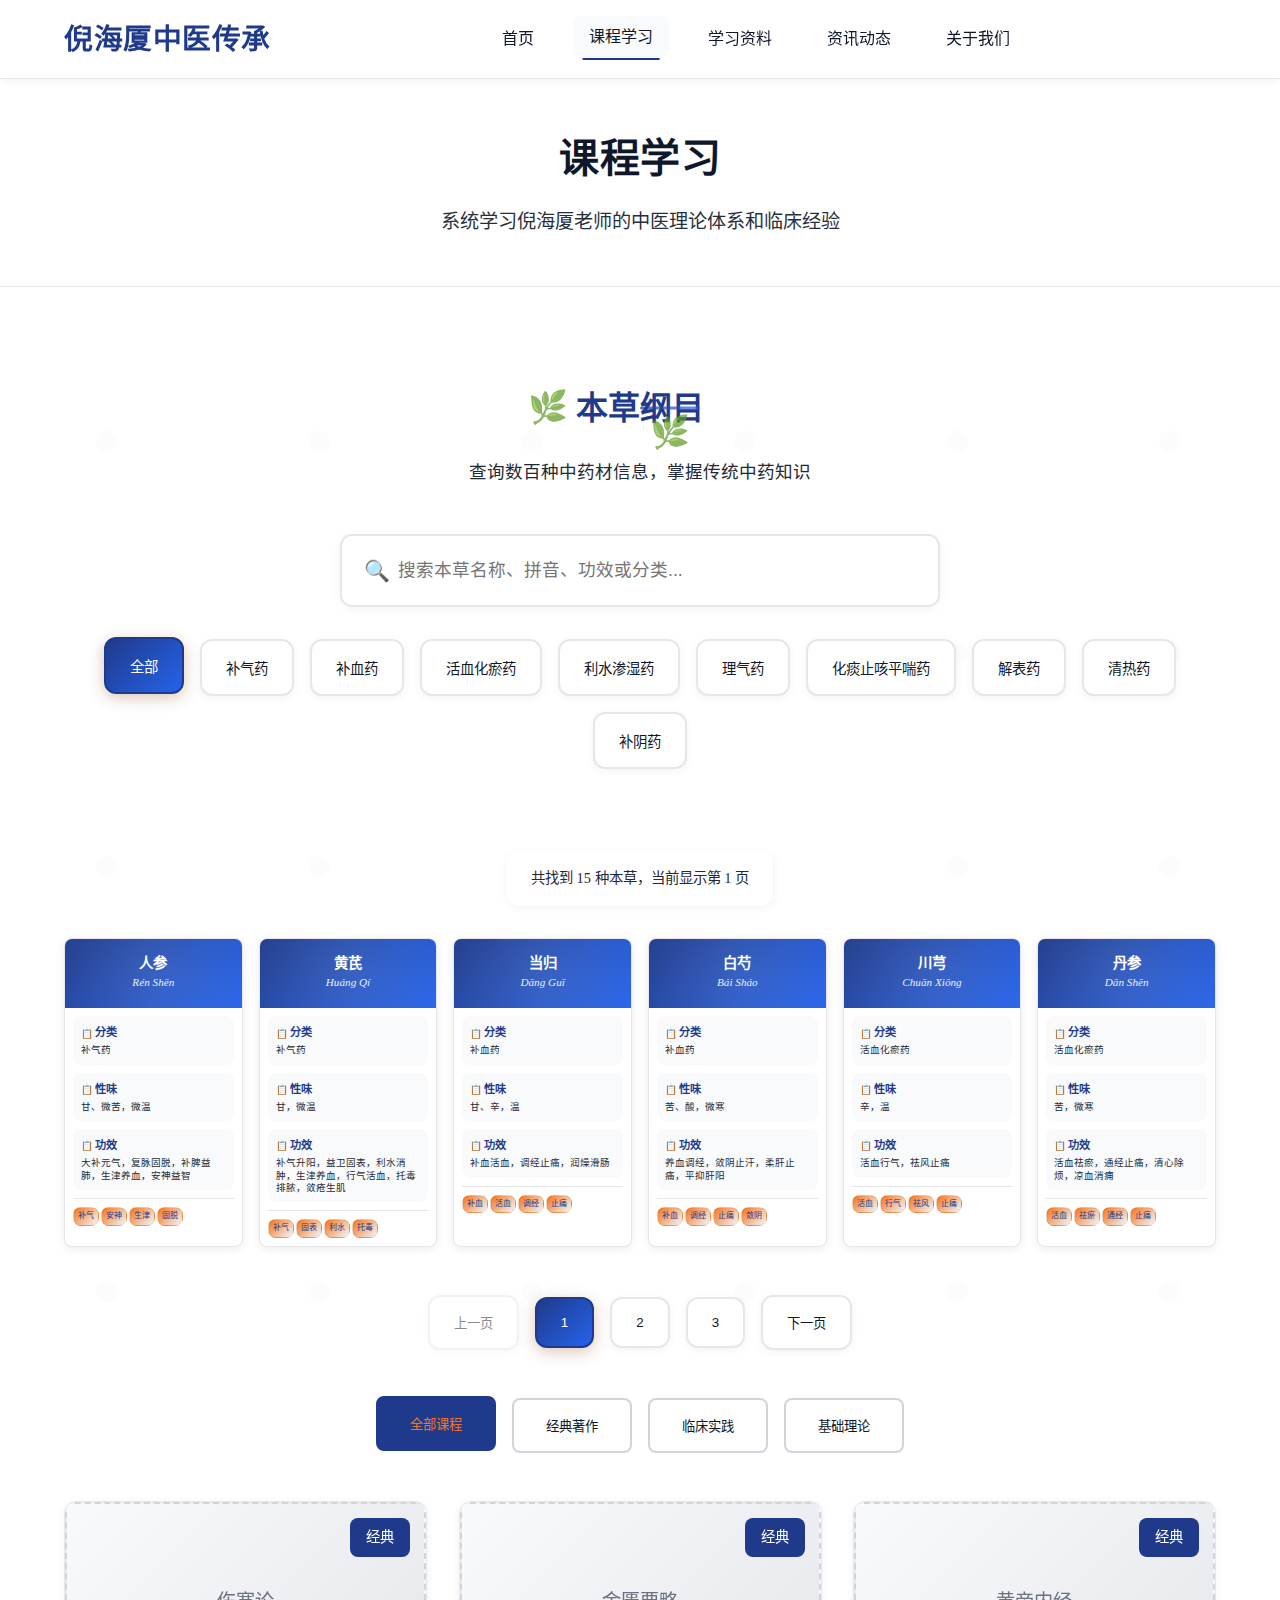
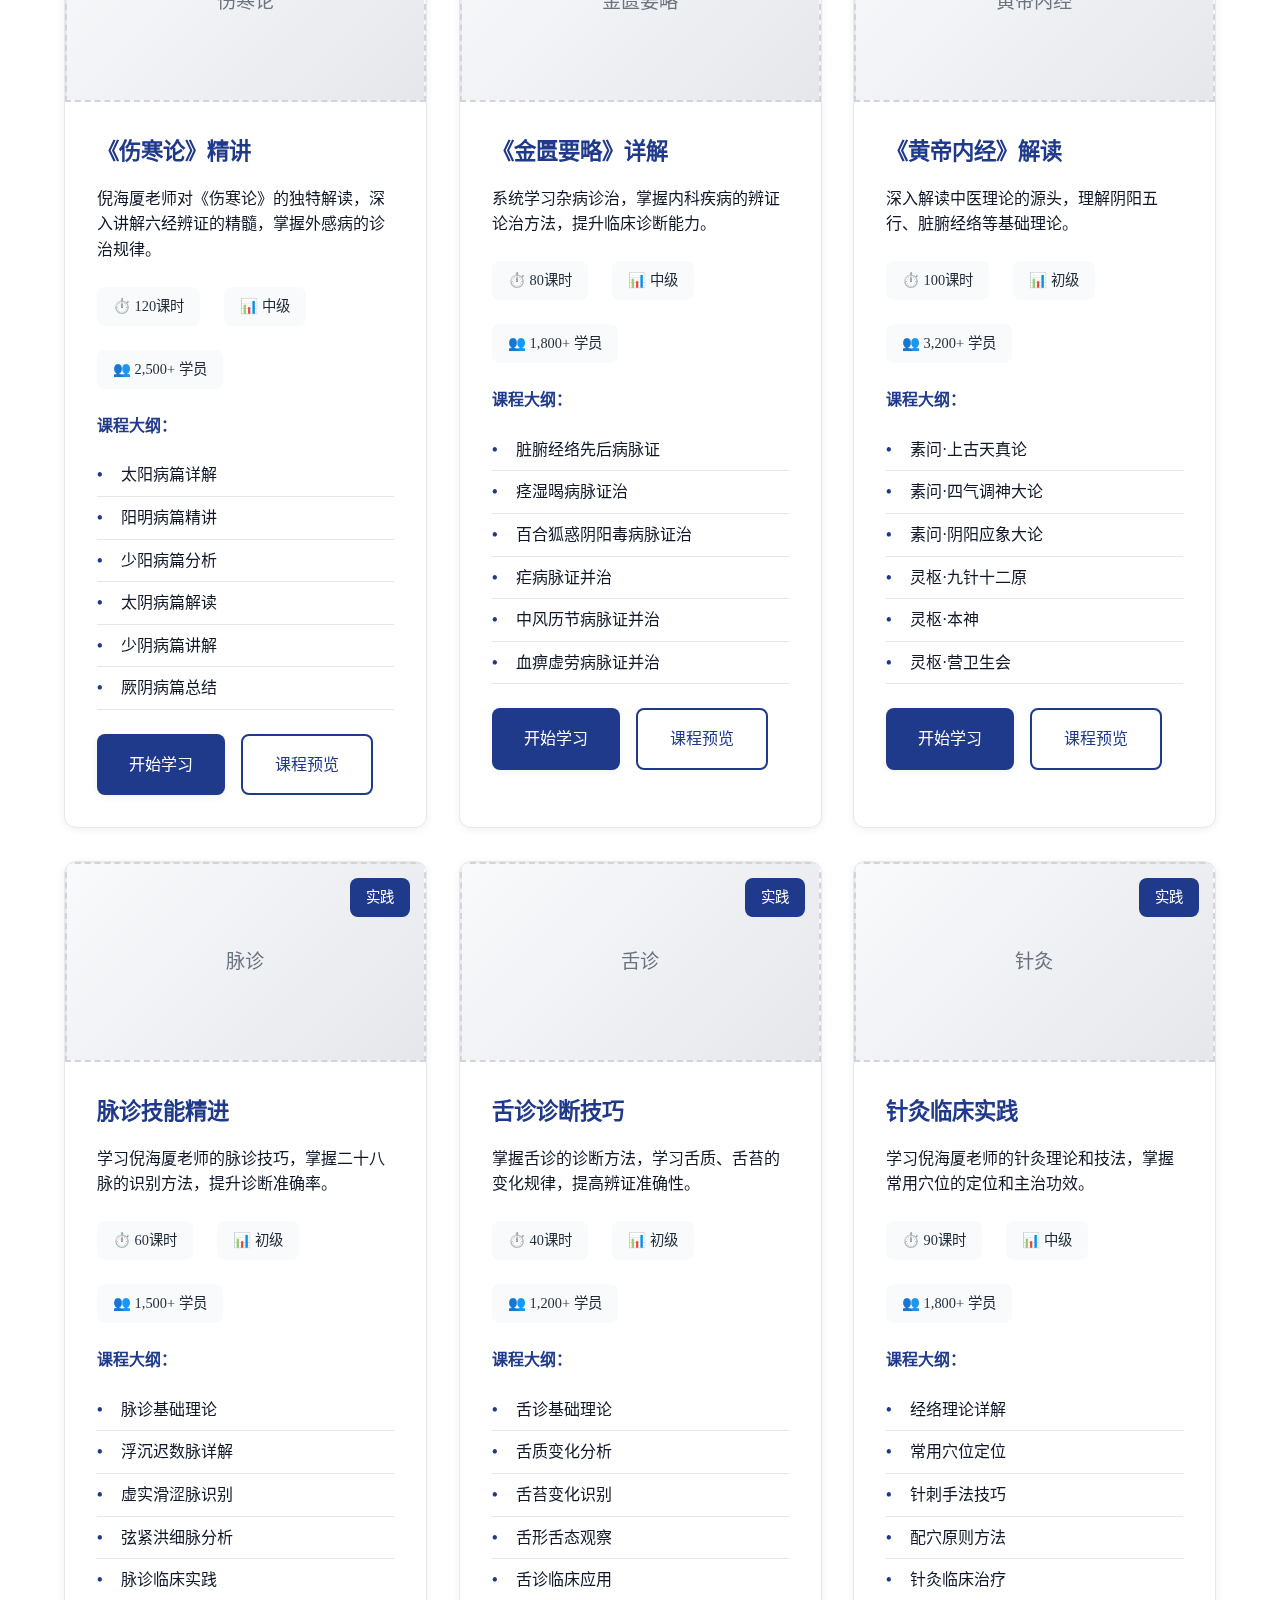
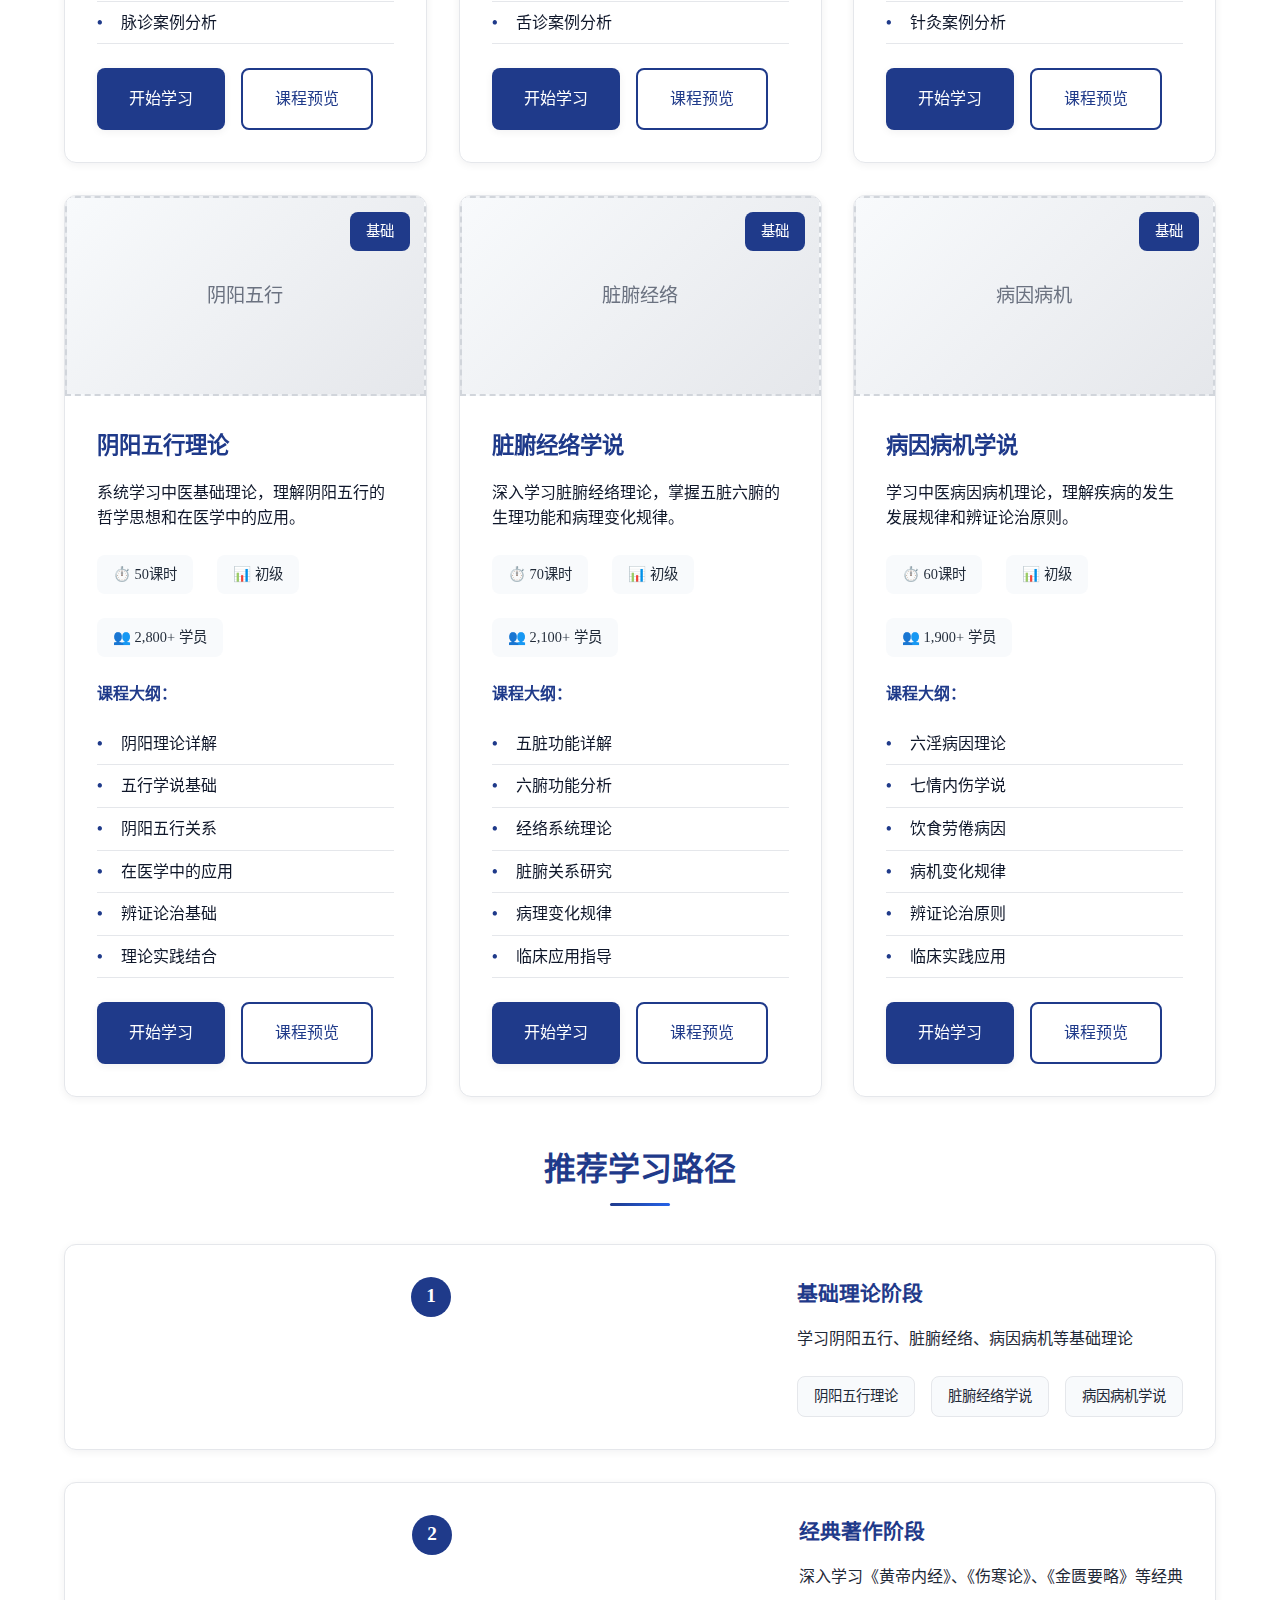
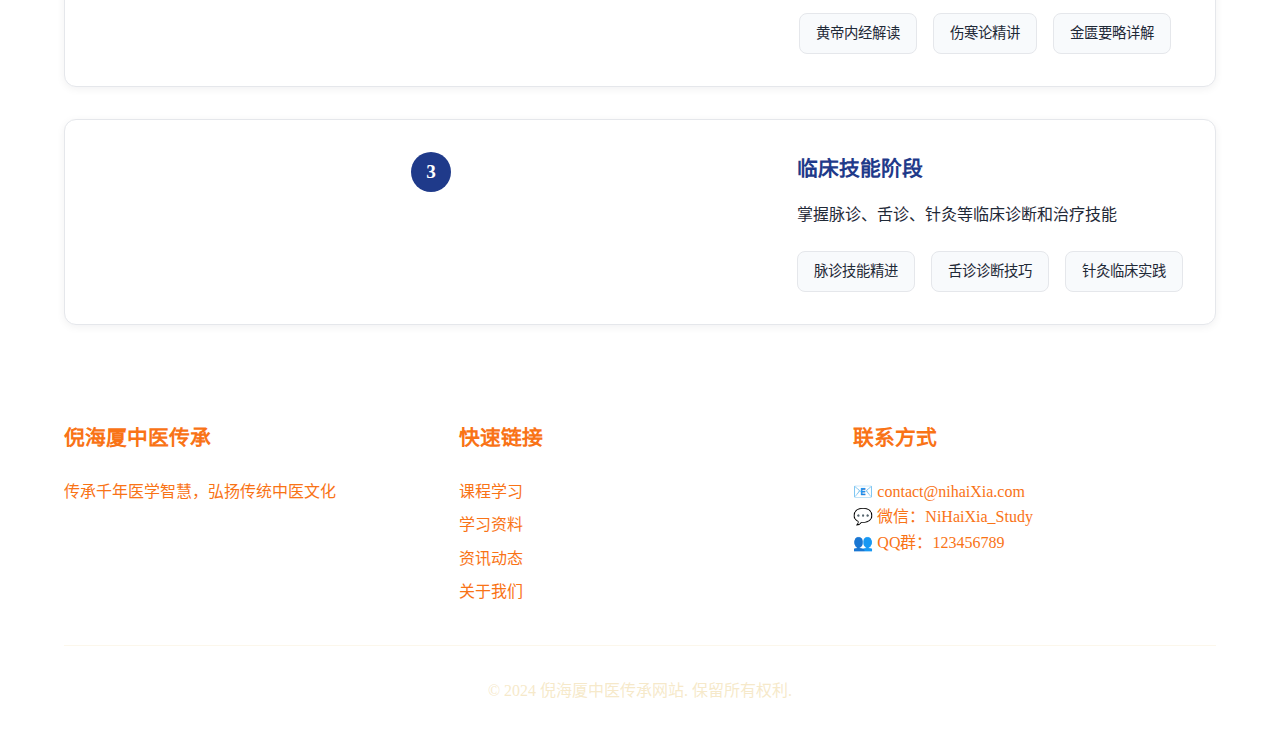
<file: courses.html>
<!DOCTYPE html>
<html lang="zh-CN">
<head>
    <meta charset="UTF-8">
    <meta name="viewport" content="width=device-width, initial-scale=1.0">
    <title>课程学习 - 倪海厦中医传承网站</title>
    <meta name="description" content="倪海厦中医课程学习，包含经典著作、临床实践、基础理论等分类课程">
    <link rel="stylesheet" href="style.css">
</head>
<body>
    <!-- 导航栏 -->
    <nav class="navbar">
        <div class="nav-container">
            <div class="nav-logo">
                <h1>倪海厦中医传承</h1>
            </div>
            <ul class="nav-menu">
                <li class="nav-item">
                    <a href="index.html" class="nav-link">首页</a>
                </li>
                <li class="nav-item">
                    <a href="courses.html" class="nav-link active">课程学习</a>
                </li>
                <li class="nav-item">
                    <a href="resources.html" class="nav-link">学习资料</a>
                </li>
                <li class="nav-item">
                    <a href="news.html" class="nav-link">资讯动态</a>
                </li>
                <li class="nav-item">
                    <a href="about.html" class="nav-link">关于我们</a>
                </li>
            </ul>
            <div class="hamburger">
                <span class="bar"></span>
                <span class="bar"></span>
                <span class="bar"></span>
            </div>
        </div>
    </nav>

    <!-- 主要内容 -->
    <main>
        <!-- 页面标题 -->
        <section class="page-header">
            <div class="container">
                <h1 class="page-title">课程学习</h1>
                <p class="page-subtitle">系统学习倪海厦老师的中医理论体系和临床经验</p>
            </div>
        </section>

        <!-- 本草纲目 -->
        <section class="bencao-section">
            <div class="container">
                <div class="bencao-header">
                    <h2 class="section-title">本草纲目</h2>
                    <p>查询数百种中药材信息，掌握传统中药知识</p>
                </div>
                
                <div class="bencao-search">
                    <input type="text" placeholder="搜索本草名称、拼音、功效或分类...">
                </div>
                
                <div class="bencao-filters">
                    <button class="bencao-filter active" data-category="all">全部</button>
                    <button class="bencao-filter" data-category="补气药">补气药</button>
                    <button class="bencao-filter" data-category="补血药">补血药</button>
                    <button class="bencao-filter" data-category="活血化瘀药">活血化瘀药</button>
                    <button class="bencao-filter" data-category="利水渗湿药">利水渗湿药</button>
                    <button class="bencao-filter" data-category="理气药">理气药</button>
                    <button class="bencao-filter" data-category="化痰止咳平喘药">化痰止咳平喘药</button>
                    <button class="bencao-filter" data-category="解表药">解表药</button>
                    <button class="bencao-filter" data-category="清热药">清热药</button>
                    <button class="bencao-filter" data-category="补阴药">补阴药</button>
                </div>
                
                <div class="bencao-stats">共找到 15 种本草，当前显示第 1 页</div>
                
                <div class="bencao-grid">
                    <!-- 本草项目将通过JavaScript动态生成 -->
                </div>
                
                <div class="bencao-pagination">
                    <!-- 分页按钮将通过JavaScript动态生成 -->
                </div>
            </div>
        </section>

        <!-- 课程分类筛选 -->
        <section class="filter-section">
            <div class="container">
                <div class="filter-tabs">
                    <button class="filter-tab active" data-category="all">全部课程</button>
                    <button class="filter-tab" data-category="classic">经典著作</button>
                    <button class="filter-tab" data-category="clinical">临床实践</button>
                    <button class="filter-tab" data-category="basic">基础理论</button>
                </div>
            </div>
        </section>

        <!-- 课程列表 -->
        <section class="courses-list-section">
            <div class="container">
                <div class="courses-grid" id="courses-grid">
                    <!-- 经典著作类课程 -->
                    <div class="course-card" data-category="classic" id="伤寒论">
                        <div class="course-image">
                            <div class="image-placeholder">伤寒论</div>
                            <div class="course-badge">经典</div>
                        </div>
                        <div class="course-content">
                            <h3>《伤寒论》精讲</h3>
                            <p>倪海厦老师对《伤寒论》的独特解读，深入讲解六经辨证的精髓，掌握外感病的诊治规律。</p>
                            <div class="course-meta">
                                <span class="duration">⏱️ 120课时</span>
                                <span class="level">📊 中级</span>
                                <span class="students">👥 2,500+ 学员</span>
                            </div>
                            <div class="course-outline">
                                <h4>课程大纲：</h4>
                                <ul>
                                    <li>太阳病篇详解</li>
                                    <li>阳明病篇精讲</li>
                                    <li>少阳病篇分析</li>
                                    <li>太阴病篇解读</li>
                                    <li>少阴病篇讲解</li>
                                    <li>厥阴病篇总结</li>
                                </ul>
                            </div>
                            <div class="course-actions">
                                <a href="#" class="btn btn-primary">开始学习</a>
                                <a href="#" class="btn btn-outline">课程预览</a>
                            </div>
                        </div>
                    </div>

                    <div class="course-card" data-category="classic" id="金匮要略">
                        <div class="course-image">
                            <div class="image-placeholder">金匮要略</div>
                            <div class="course-badge">经典</div>
                        </div>
                        <div class="course-content">
                            <h3>《金匮要略》详解</h3>
                            <p>系统学习杂病诊治，掌握内科疾病的辨证论治方法，提升临床诊断能力。</p>
                            <div class="course-meta">
                                <span class="duration">⏱️ 80课时</span>
                                <span class="level">📊 中级</span>
                                <span class="students">👥 1,800+ 学员</span>
                            </div>
                            <div class="course-outline">
                                <h4>课程大纲：</h4>
                                <ul>
                                    <li>脏腑经络先后病脉证</li>
                                    <li>痉湿暍病脉证治</li>
                                    <li>百合狐惑阴阳毒病脉证治</li>
                                    <li>疟病脉证并治</li>
                                    <li>中风历节病脉证并治</li>
                                    <li>血痹虚劳病脉证并治</li>
                                </ul>
                            </div>
                            <div class="course-actions">
                                <a href="#" class="btn btn-primary">开始学习</a>
                                <a href="#" class="btn btn-outline">课程预览</a>
                            </div>
                        </div>
                    </div>

                    <div class="course-card" data-category="classic">
                        <div class="course-image">
                            <div class="image-placeholder">黄帝内经</div>
                            <div class="course-badge">经典</div>
                        </div>
                        <div class="course-content">
                            <h3>《黄帝内经》解读</h3>
                            <p>深入解读中医理论的源头，理解阴阳五行、脏腑经络等基础理论。</p>
                            <div class="course-meta">
                                <span class="duration">⏱️ 100课时</span>
                                <span class="level">📊 初级</span>
                                <span class="students">👥 3,200+ 学员</span>
                            </div>
                            <div class="course-outline">
                                <h4>课程大纲：</h4>
                                <ul>
                                    <li>素问·上古天真论</li>
                                    <li>素问·四气调神大论</li>
                                    <li>素问·阴阳应象大论</li>
                                    <li>灵枢·九针十二原</li>
                                    <li>灵枢·本神</li>
                                    <li>灵枢·营卫生会</li>
                                </ul>
                            </div>
                            <div class="course-actions">
                                <a href="#" class="btn btn-primary">开始学习</a>
                                <a href="#" class="btn btn-outline">课程预览</a>
                            </div>
                        </div>
                    </div>

                    <!-- 临床实践类课程 -->
                    <div class="course-card" data-category="clinical" id="脉诊">
                        <div class="course-image">
                            <div class="image-placeholder">脉诊</div>
                            <div class="course-badge">实践</div>
                        </div>
                        <div class="course-content">
                            <h3>脉诊技能精进</h3>
                            <p>学习倪海厦老师的脉诊技巧，掌握二十八脉的识别方法，提升诊断准确率。</p>
                            <div class="course-meta">
                                <span class="duration">⏱️ 60课时</span>
                                <span class="level">📊 初级</span>
                                <span class="students">👥 1,500+ 学员</span>
                            </div>
                            <div class="course-outline">
                                <h4>课程大纲：</h4>
                                <ul>
                                    <li>脉诊基础理论</li>
                                    <li>浮沉迟数脉详解</li>
                                    <li>虚实滑涩脉识别</li>
                                    <li>弦紧洪细脉分析</li>
                                    <li>脉诊临床实践</li>
                                    <li>脉诊案例分析</li>
                                </ul>
                            </div>
                            <div class="course-actions">
                                <a href="#" class="btn btn-primary">开始学习</a>
                                <a href="#" class="btn btn-outline">课程预览</a>
                            </div>
                        </div>
                    </div>

                    <div class="course-card" data-category="clinical">
                        <div class="course-image">
                            <div class="image-placeholder">舌诊</div>
                            <div class="course-badge">实践</div>
                        </div>
                        <div class="course-content">
                            <h3>舌诊诊断技巧</h3>
                            <p>掌握舌诊的诊断方法，学习舌质、舌苔的变化规律，提高辨证准确性。</p>
                            <div class="course-meta">
                                <span class="duration">⏱️ 40课时</span>
                                <span class="level">📊 初级</span>
                                <span class="students">👥 1,200+ 学员</span>
                            </div>
                            <div class="course-outline">
                                <h4>课程大纲：</h4>
                                <ul>
                                    <li>舌诊基础理论</li>
                                    <li>舌质变化分析</li>
                                    <li>舌苔变化识别</li>
                                    <li>舌形舌态观察</li>
                                    <li>舌诊临床应用</li>
                                    <li>舌诊案例分析</li>
                                </ul>
                            </div>
                            <div class="course-actions">
                                <a href="#" class="btn btn-primary">开始学习</a>
                                <a href="#" class="btn btn-outline">课程预览</a>
                            </div>
                        </div>
                    </div>

                    <div class="course-card" data-category="clinical">
                        <div class="course-image">
                            <div class="image-placeholder">针灸</div>
                            <div class="course-badge">实践</div>
                        </div>
                        <div class="course-content">
                            <h3>针灸临床实践</h3>
                            <p>学习倪海厦老师的针灸理论和技法，掌握常用穴位的定位和主治功效。</p>
                            <div class="course-meta">
                                <span class="duration">⏱️ 90课时</span>
                                <span class="level">📊 中级</span>
                                <span class="students">👥 1,800+ 学员</span>
                            </div>
                            <div class="course-outline">
                                <h4>课程大纲：</h4>
                                <ul>
                                    <li>经络理论详解</li>
                                    <li>常用穴位定位</li>
                                    <li>针刺手法技巧</li>
                                    <li>配穴原则方法</li>
                                    <li>针灸临床治疗</li>
                                    <li>针灸案例分析</li>
                                </ul>
                            </div>
                            <div class="course-actions">
                                <a href="#" class="btn btn-primary">开始学习</a>
                                <a href="#" class="btn btn-outline">课程预览</a>
                            </div>
                        </div>
                    </div>

                    <!-- 基础理论类课程 -->
                    <div class="course-card" data-category="basic">
                        <div class="course-image">
                            <div class="image-placeholder">阴阳五行</div>
                            <div class="course-badge">基础</div>
                        </div>
                        <div class="course-content">
                            <h3>阴阳五行理论</h3>
                            <p>系统学习中医基础理论，理解阴阳五行的哲学思想和在医学中的应用。</p>
                            <div class="course-meta">
                                <span class="duration">⏱️ 50课时</span>
                                <span class="level">📊 初级</span>
                                <span class="students">👥 2,800+ 学员</span>
                            </div>
                            <div class="course-outline">
                                <h4>课程大纲：</h4>
                                <ul>
                                    <li>阴阳理论详解</li>
                                    <li>五行学说基础</li>
                                    <li>阴阳五行关系</li>
                                    <li>在医学中的应用</li>
                                    <li>辨证论治基础</li>
                                    <li>理论实践结合</li>
                                </ul>
                            </div>
                            <div class="course-actions">
                                <a href="#" class="btn btn-primary">开始学习</a>
                                <a href="#" class="btn btn-outline">课程预览</a>
                            </div>
                        </div>
                    </div>

                    <div class="course-card" data-category="basic">
                        <div class="course-image">
                            <div class="image-placeholder">脏腑经络</div>
                            <div class="course-badge">基础</div>
                        </div>
                        <div class="course-content">
                            <h3>脏腑经络学说</h3>
                            <p>深入学习脏腑经络理论，掌握五脏六腑的生理功能和病理变化规律。</p>
                            <div class="course-meta">
                                <span class="duration">⏱️ 70课时</span>
                                <span class="level">📊 初级</span>
                                <span class="students">👥 2,100+ 学员</span>
                            </div>
                            <div class="course-outline">
                                <h4>课程大纲：</h4>
                                <ul>
                                    <li>五脏功能详解</li>
                                    <li>六腑功能分析</li>
                                    <li>经络系统理论</li>
                                    <li>脏腑关系研究</li>
                                    <li>病理变化规律</li>
                                    <li>临床应用指导</li>
                                </ul>
                            </div>
                            <div class="course-actions">
                                <a href="#" class="btn btn-primary">开始学习</a>
                                <a href="#" class="btn btn-outline">课程预览</a>
                            </div>
                        </div>
                    </div>

                    <div class="course-card" data-category="basic">
                        <div class="course-image">
                            <div class="image-placeholder">病因病机</div>
                            <div class="course-badge">基础</div>
                        </div>
                        <div class="course-content">
                            <h3>病因病机学说</h3>
                            <p>学习中医病因病机理论，理解疾病的发生发展规律和辨证论治原则。</p>
                            <div class="course-meta">
                                <span class="duration">⏱️ 60课时</span>
                                <span class="level">📊 初级</span>
                                <span class="students">👥 1,900+ 学员</span>
                            </div>
                            <div class="course-outline">
                                <h4>课程大纲：</h4>
                                <ul>
                                    <li>六淫病因理论</li>
                                    <li>七情内伤学说</li>
                                    <li>饮食劳倦病因</li>
                                    <li>病机变化规律</li>
                                    <li>辨证论治原则</li>
                                    <li>临床实践应用</li>
                                </ul>
                            </div>
                            <div class="course-actions">
                                <a href="#" class="btn btn-primary">开始学习</a>
                                <a href="#" class="btn btn-outline">课程预览</a>
                            </div>
                        </div>
                    </div>
                </div>
            </div>
        </section>

        <!-- 学习路径 -->
        <section class="learning-path-section">
            <div class="container">
                <h2 class="section-title">推荐学习路径</h2>
                <div class="learning-path">
                    <div class="path-step">
                        <div class="step-number">1</div>
                        <div class="step-content">
                            <h3>基础理论阶段</h3>
                            <p>学习阴阳五行、脏腑经络、病因病机等基础理论</p>
                            <div class="step-courses">
                                <span class="course-tag">阴阳五行理论</span>
                                <span class="course-tag">脏腑经络学说</span>
                                <span class="course-tag">病因病机学说</span>
                            </div>
                        </div>
                    </div>
                    <div class="path-step">
                        <div class="step-number">2</div>
                        <div class="step-content">
                            <h3>经典著作阶段</h3>
                            <p>深入学习《黄帝内经》、《伤寒论》、《金匮要略》等经典</p>
                            <div class="step-courses">
                                <span class="course-tag">黄帝内经解读</span>
                                <span class="course-tag">伤寒论精讲</span>
                                <span class="course-tag">金匮要略详解</span>
                            </div>
                        </div>
                    </div>
                    <div class="path-step">
                        <div class="step-number">3</div>
                        <div class="step-content">
                            <h3>临床技能阶段</h3>
                            <p>掌握脉诊、舌诊、针灸等临床诊断和治疗技能</p>
                            <div class="step-courses">
                                <span class="course-tag">脉诊技能精进</span>
                                <span class="course-tag">舌诊诊断技巧</span>
                                <span class="course-tag">针灸临床实践</span>
                            </div>
                        </div>
                    </div>
                </div>
            </div>
        </section>
    </main>

    <!-- 页脚 -->
    <footer class="footer">
        <div class="container">
            <div class="footer-content">
                <div class="footer-section">
                    <h3>倪海厦中医传承</h3>
                    <p>传承千年医学智慧，弘扬传统中医文化</p>
                </div>
                <div class="footer-section">
                    <h3>快速链接</h3>
                    <ul>
                        <li><a href="courses.html">课程学习</a></li>
                        <li><a href="resources.html">学习资料</a></li>
                        <li><a href="news.html">资讯动态</a></li>
                        <li><a href="about.html">关于我们</a></li>
                    </ul>
                </div>
                <div class="footer-section">
                    <h3>联系方式</h3>
                    <p>📧 contact@nihaiXia.com</p>
                    <p>💬 微信：NiHaiXia_Study</p>
                    <p>👥 QQ群：123456789</p>
                </div>
            </div>
            <div class="footer-bottom">
                <p>&copy; 2024 倪海厦中医传承网站. 保留所有权利.</p>
            </div>
        </div>
    </footer>

    <!-- 返回顶部按钮 -->
    <button id="back-to-top" class="back-to-top">↑</button>

    <script src="main.js"></script>
</body>
</html>
</file>
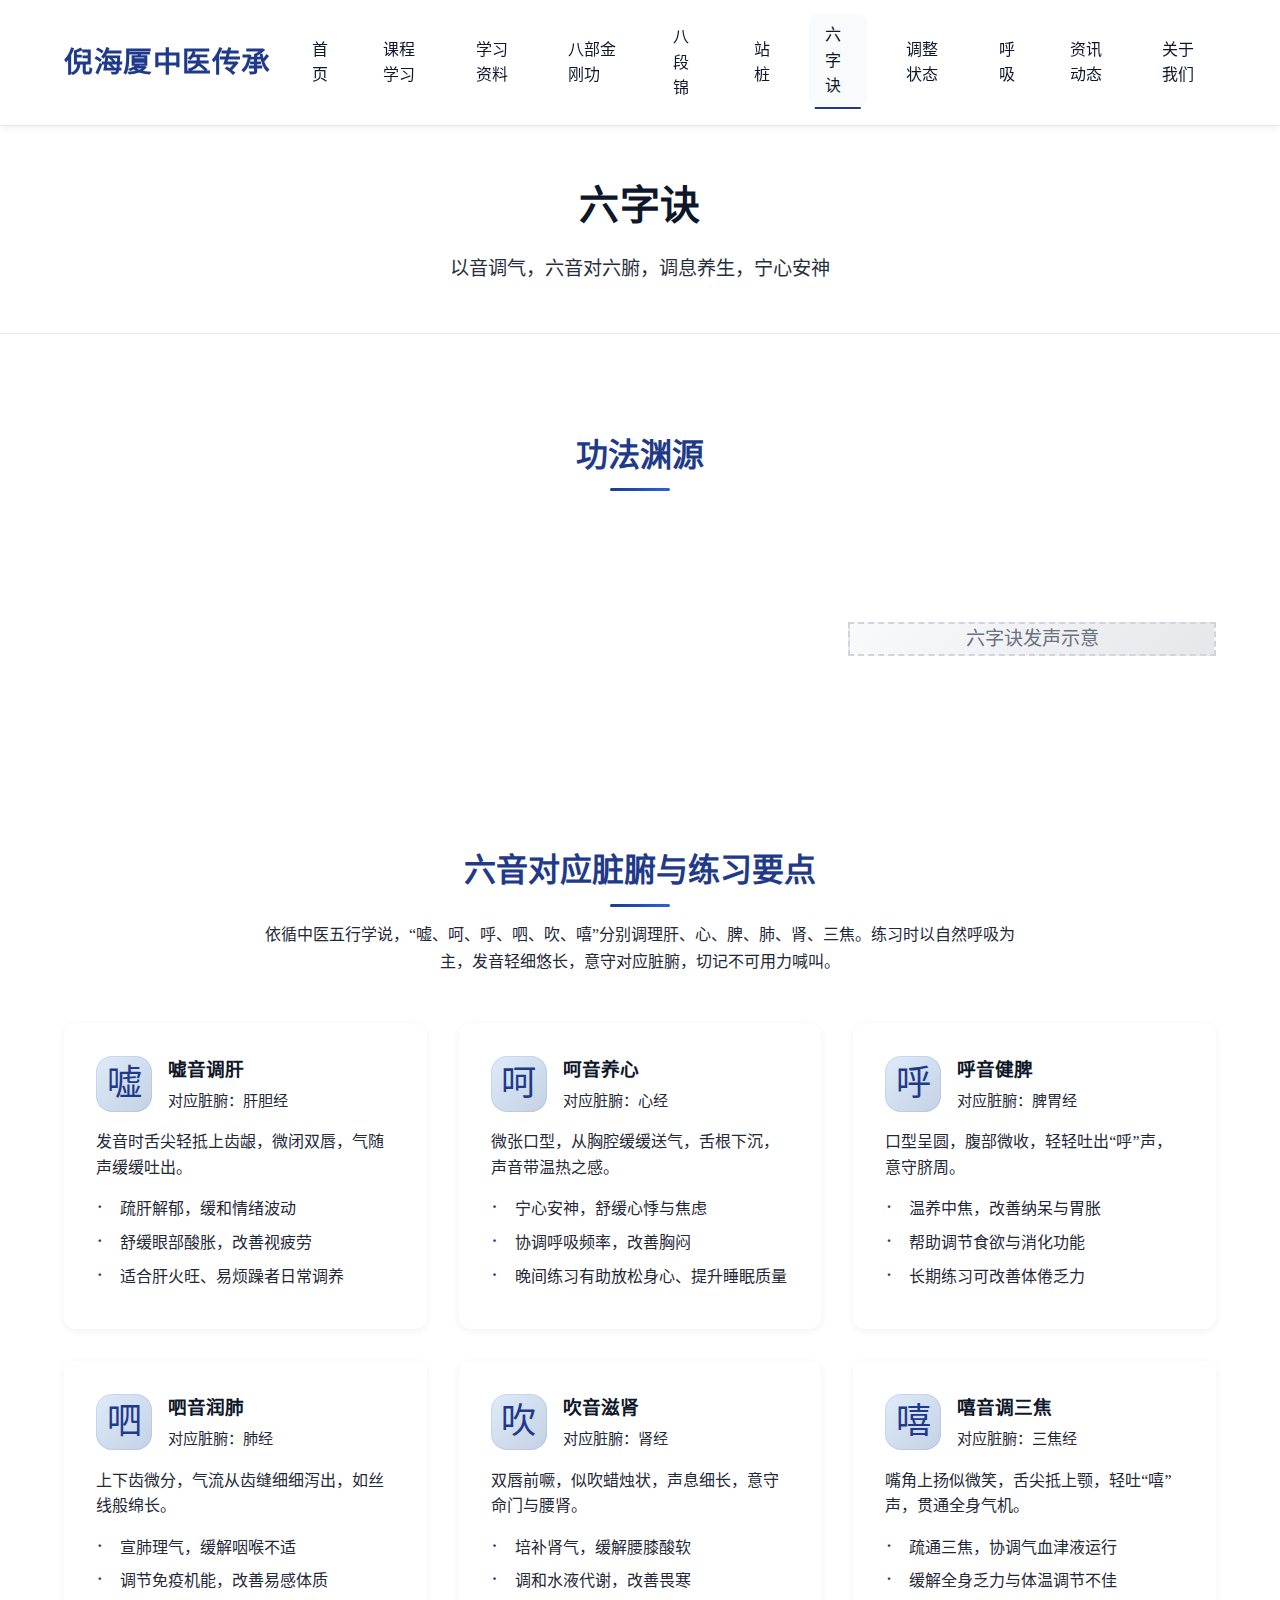
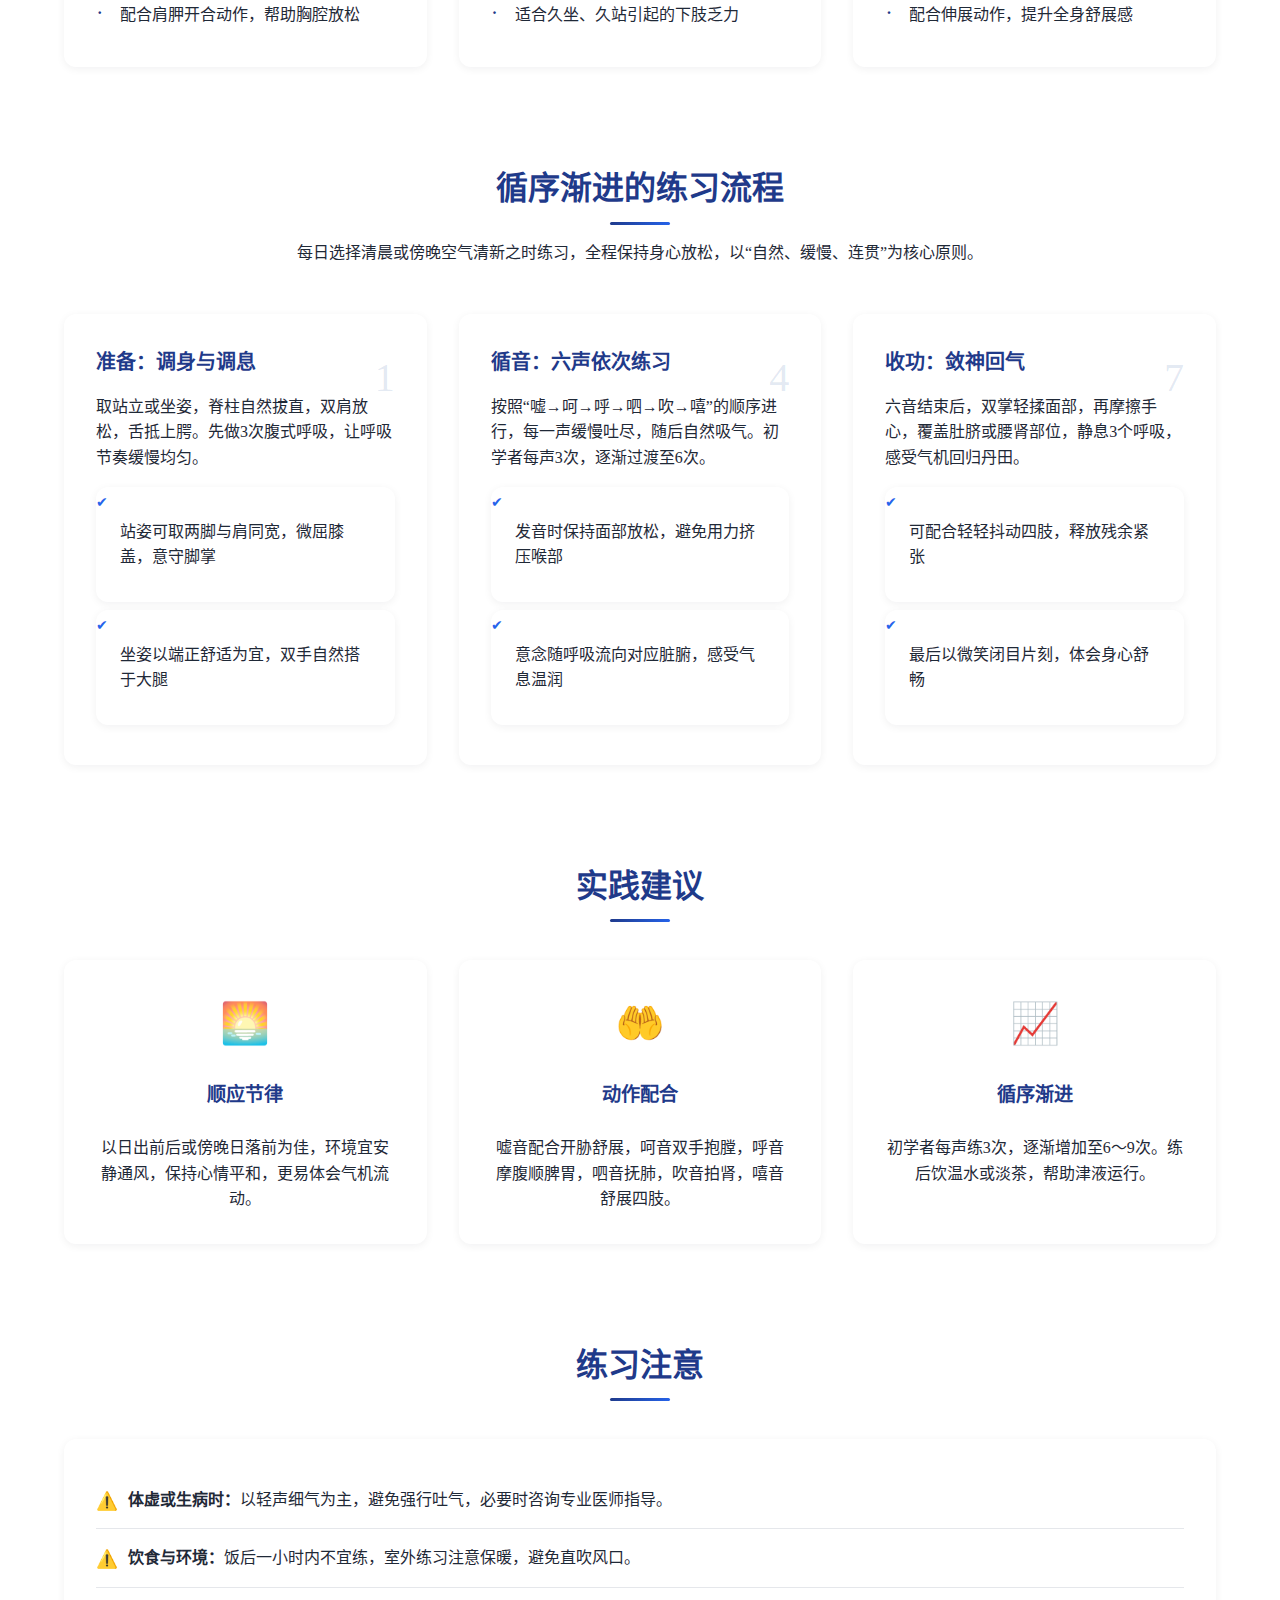
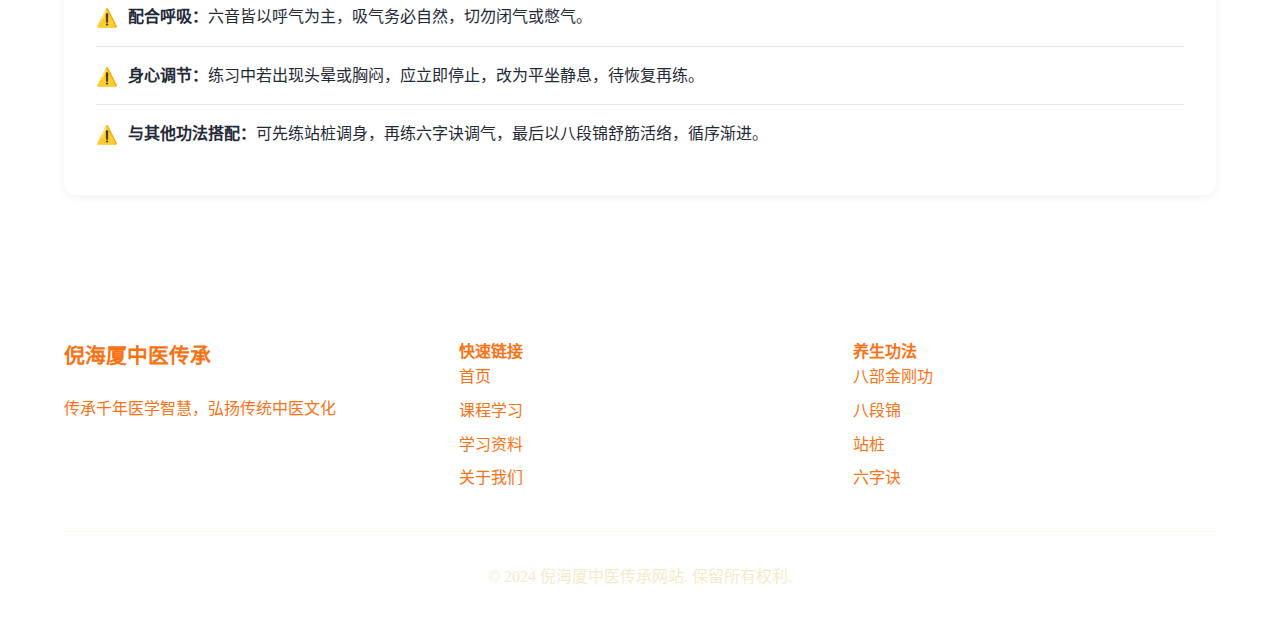
<file: liuzijue.html>
<!DOCTYPE html>
<html lang="zh-CN">
<head>
    <meta charset="UTF-8">
    <script async src="https://pagead2.googlesyndication.com/pagead/js/adsbygoogle.js?client=ca-pub-8794607118520437"
     crossorigin="anonymous"></script>
    <meta name="viewport" content="width=device-width, initial-scale=1.0">
    <title>六字诀 - 倪海厦中医传承网站</title>
    <meta name="description" content="六字诀功法详解，六音对应脏腑的养生原理、练习步骤与注意事项，帮助您调理气血、舒畅脏腑、安神宁心。">
    <meta name="keywords" content="六字诀,六字诀功法,六音养生,倪海厦,中医养生,吐纳调息,调理脏腑">
    <link rel="canonical" href="https://nihaixia.org/liuzijue.html">
    <link rel="stylesheet" href="style.css">
    <!-- Google tag (gtag.js) -->
    <script async src="https://www.googletagmanager.com/gtag/js?id=G-8RK1N1YLD9"></script>
    <script>
      window.dataLayer = window.dataLayer || [];
      function gtag(){dataLayer.push(arguments);}
      gtag('js', new Date());

      gtag('config', 'G-8RK1N1YLD9');
    </script>

    <script async src="https://pagead2.googlesyndication.com/pagead/js/adsbygoogle.js?client=ca-pub-8794607118520437"
     crossorigin="anonymous"></script>

    <meta name="google-adsense-account" content="ca-pub-8794607118520437">
</head>
<body>
    <!-- 导航栏 -->
    <nav class="navbar">
        <div class="nav-container">
            <div class="nav-logo">
                <h1>倪海厦中医传承</h1>
            </div>
            <ul class="nav-menu">
                <li class="nav-item">
                    <a href="index.html" class="nav-link">首页</a>
                </li>
                <li class="nav-item">
                    <a href="courses.html" class="nav-link">课程学习</a>
                </li>
                <li class="nav-item">
                    <a href="resources.html" class="nav-link">学习资料</a>
                </li>
                <li class="nav-item">
                    <a href="badajingang.html" class="nav-link">八部金刚功</a>
                </li>
                <li class="nav-item">
                    <a href="baduanjin.html" class="nav-link">八段锦</a>
                </li>
                <li class="nav-item">
                    <a href="zhanzhuang.html" class="nav-link">站桩</a>
                </li>
                <li class="nav-item">
                    <a href="liuzijue.html" class="nav-link active">六字诀</a>
                </li>
                <li class="nav-item">
                    <a href="adjustment.html" class="nav-link">调整状态</a>
                </li>
                <li class="nav-item">
                    <a href="breathing.html" class="nav-link">呼吸</a>
                </li>
                <li class="nav-item">
                    <a href="news.html" class="nav-link">资讯动态</a>
                </li>
                <li class="nav-item">
                    <a href="about.html" class="nav-link">关于我们</a>
                </li>
            </ul>
            <div class="hamburger">
                <span class="bar"></span>
                <span class="bar"></span>
                <span class="bar"></span>
            </div>
        </div>
    </nav>

    <!-- 主要内容 -->
    <main>
        <!-- 页面标题 -->
        <section class="page-header">
            <div class="container">
                <h1 class="page-title">六字诀</h1>
                <p class="page-subtitle">以音调气，六音对六腑，调息养生，宁心安神</p>
            </div>
        </section>

        <!-- 六字诀简介 -->
        <section class="intro-section">
            <div class="container">
                <h2 class="section-title">功法渊源</h2>
                <div class="intro-content">
                    <div class="intro-text">
                        <p>六字诀又称六字气诀，是道家和中医吐纳养生术的重要组成部分。《黄庭经》《养生延命录》皆有记载，强调通过
“嘘、呵、呼、呬、吹、嘻”六个发音配合呼吸，将体内浊气外排、正气内敛，从而达到调理五脏、通畅气机的目的。</p>
                        <p>倪海厦老师强调，六字诀练习重在“顺势而为”，以自然呼吸引导意念。每一声皆对应一条经脉和一组脏腑功能，配合
轻柔动作，可帮助舒缓情绪、改善睡眠、减轻亚健康症状，是现代人居家自我调养的理想方法。</p>
                    </div>
                    <div class="intro-image">
                        <div class="image-placeholder">
                            <span>六字诀发声示意</span>
                        </div>
                    </div>
                </div>
            </div>
        </section>

        <!-- 六音与脏腑 -->
        <section class="liuzijue-sounds-section">
            <div class="container">
                <h2 class="section-title">六音对应脏腑与练习要点</h2>
                <p class="section-description">依循中医五行学说，“嘘、呵、呼、呬、吹、嘻”分别调理肝、心、脾、肺、肾、三焦。练习时以自然呼吸为主，发音轻细悠长，意守对应脏腑，切记不可用力喊叫。</p>
                <div class="liuzijue-grid">
                    <div class="liuzijue-card">
                        <div class="sound-header">
                            <span class="sound-character">嘘</span>
                            <div>
                                <h3>嘘音调肝</h3>
                                <p class="sound-organ">对应脏腑：肝胆经</p>
                            </div>
                        </div>
                        <p class="sound-focus">发音时舌尖轻抵上齿龈，微闭双唇，气随声缓缓吐出。</p>
                        <ul class="sound-benefits">
                            <li>疏肝解郁，缓和情绪波动</li>
                            <li>舒缓眼部酸胀，改善视疲劳</li>
                            <li>适合肝火旺、易烦躁者日常调养</li>
                        </ul>
                    </div>
                    <div class="liuzijue-card">
                        <div class="sound-header">
                            <span class="sound-character">呵</span>
                            <div>
                                <h3>呵音养心</h3>
                                <p class="sound-organ">对应脏腑：心经</p>
                            </div>
                        </div>
                        <p class="sound-focus">微张口型，从胸腔缓缓送气，舌根下沉，声音带温热之感。</p>
                        <ul class="sound-benefits">
                            <li>宁心安神，舒缓心悸与焦虑</li>
                            <li>协调呼吸频率，改善胸闷</li>
                            <li>晚间练习有助放松身心、提升睡眠质量</li>
                        </ul>
                    </div>
                    <div class="liuzijue-card">
                        <div class="sound-header">
                            <span class="sound-character">呼</span>
                            <div>
                                <h3>呼音健脾</h3>
                                <p class="sound-organ">对应脏腑：脾胃经</p>
                            </div>
                        </div>
                        <p class="sound-focus">口型呈圆，腹部微收，轻轻吐出“呼”声，意守脐周。</p>
                        <ul class="sound-benefits">
                            <li>温养中焦，改善纳呆与胃胀</li>
                            <li>帮助调节食欲与消化功能</li>
                            <li>长期练习可改善体倦乏力</li>
                        </ul>
                    </div>
                    <div class="liuzijue-card">
                        <div class="sound-header">
                            <span class="sound-character">呬</span>
                            <div>
                                <h3>呬音润肺</h3>
                                <p class="sound-organ">对应脏腑：肺经</p>
                            </div>
                        </div>
                        <p class="sound-focus">上下齿微分，气流从齿缝细细泻出，如丝线般绵长。</p>
                        <ul class="sound-benefits">
                            <li>宣肺理气，缓解咽喉不适</li>
                            <li>调节免疫机能，改善易感体质</li>
                            <li>配合肩胛开合动作，帮助胸腔放松</li>
                        </ul>
                    </div>
                    <div class="liuzijue-card">
                        <div class="sound-header">
                            <span class="sound-character">吹</span>
                            <div>
                                <h3>吹音滋肾</h3>
                                <p class="sound-organ">对应脏腑：肾经</p>
                            </div>
                        </div>
                        <p class="sound-focus">双唇前噘，似吹蜡烛状，声息细长，意守命门与腰肾。</p>
                        <ul class="sound-benefits">
                            <li>培补肾气，缓解腰膝酸软</li>
                            <li>调和水液代谢，改善畏寒</li>
                            <li>适合久坐、久站引起的下肢乏力</li>
                        </ul>
                    </div>
                    <div class="liuzijue-card">
                        <div class="sound-header">
                            <span class="sound-character">嘻</span>
                            <div>
                                <h3>嘻音调三焦</h3>
                                <p class="sound-organ">对应脏腑：三焦经</p>
                            </div>
                        </div>
                        <p class="sound-focus">嘴角上扬似微笑，舌尖抵上颚，轻吐“嘻”声，贯通全身气机。</p>
                        <ul class="sound-benefits">
                            <li>疏通三焦，协调气血津液运行</li>
                            <li>缓解全身乏力与体温调节不佳</li>
                            <li>配合伸展动作，提升全身舒展感</li>
                        </ul>
                    </div>
                </div>
            </div>
        </section>

        <!-- 练习步骤 -->
        <section class="liuzijue-steps-section">
            <div class="container">
                <h2 class="section-title">循序渐进的练习流程</h2>
                <p class="section-description">每日选择清晨或傍晚空气清新之时练习，全程保持身心放松，以“自然、缓慢、连贯”为核心原则。</p>
                <ol class="liuzijue-step-list">
                    <li>
                        <h3>准备：调身与调息</h3>
                        <p>取站立或坐姿，脊柱自然拔直，双肩放松，舌抵上腭。先做3次腹式呼吸，让呼吸节奏缓慢均匀。</p>
                        <ul class="step-tips">
                            <li>站姿可取两脚与肩同宽，微屈膝盖，意守脚掌</li>
                            <li>坐姿以端正舒适为宜，双手自然搭于大腿</li>
                        </ul>
                    </li>
                    <li>
                        <h3>循音：六声依次练习</h3>
                        <p>按照“嘘→呵→呼→呬→吹→嘻”的顺序进行，每一声缓慢吐尽，随后自然吸气。初学者每声3次，逐渐过渡至6次。</p>
                        <ul class="step-tips">
                            <li>发音时保持面部放松，避免用力挤压喉部</li>
                            <li>意念随呼吸流向对应脏腑，感受气息温润</li>
                        </ul>
                    </li>
                    <li>
                        <h3>收功：敛神回气</h3>
                        <p>六音结束后，双掌轻揉面部，再摩擦手心，覆盖肚脐或腰肾部位，静息3个呼吸，感受气机回归丹田。</p>
                        <ul class="step-tips">
                            <li>可配合轻轻抖动四肢，释放残余紧张</li>
                            <li>最后以微笑闭目片刻，体会身心舒畅</li>
                        </ul>
                    </li>
                </ol>
            </div>
        </section>

        <!-- 练习建议 -->
        <section class="liuzijue-tips-section">
            <div class="container">
                <h2 class="section-title">实践建议</h2>
                <div class="tips-grid">
                    <div class="tip-card">
                        <div class="tip-icon">🌅</div>
                        <h3>顺应节律</h3>
                        <p>以日出前后或傍晚日落前为佳，环境宜安静通风，保持心情平和，更易体会气机流动。</p>
                    </div>
                    <div class="tip-card">
                        <div class="tip-icon">🤲</div>
                        <h3>动作配合</h3>
                        <p>嘘音配合开胁舒展，呵音双手抱膛，呼音摩腹顺脾胃，呬音抚肺，吹音拍肾，嘻音舒展四肢。</p>
                    </div>
                    <div class="tip-card">
                        <div class="tip-icon">📈</div>
                        <h3>循序渐进</h3>
                        <p>初学者每声练3次，逐渐增加至6～9次。练后饮温水或淡茶，帮助津液运行。</p>
                    </div>
                </div>
            </div>
        </section>

        <!-- 注意事项 -->
        <section class="precautions-section">
            <div class="container">
                <h2 class="section-title">练习注意</h2>
                <div class="precautions-content">
                    <ul class="precautions-list">
                        <li><strong>体虚或生病时：</strong>以轻声细气为主，避免强行吐气，必要时咨询专业医师指导。</li>
                        <li><strong>饮食与环境：</strong>饭后一小时内不宜练，室外练习注意保暖，避免直吹风口。</li>
                        <li><strong>配合呼吸：</strong>六音皆以呼气为主，吸气务必自然，切勿闭气或憋气。</li>
                        <li><strong>身心调节：</strong>练习中若出现头晕或胸闷，应立即停止，改为平坐静息，待恢复再练。</li>
                        <li><strong>与其他功法搭配：</strong>可先练站桩调身，再练六字诀调气，最后以八段锦舒筋活络，循序渐进。</li>
                    </ul>
                </div>
            </div>
        </section>
    </main>

    <!-- 页脚 -->
    <footer class="footer">
        <div class="container">
            <div class="footer-content">
                <div class="footer-section">
                    <h3>倪海厦中医传承</h3>
                    <p>传承千年医学智慧，弘扬传统中医文化</p>
                </div>
                <div class="footer-section">
                    <h4>快速链接</h4>
                    <ul>
                        <li><a href="index.html">首页</a></li>
                        <li><a href="courses.html">课程学习</a></li>
                        <li><a href="resources.html">学习资料</a></li>
                        <li><a href="about.html">关于我们</a></li>
                    </ul>
                </div>
                <div class="footer-section">
                    <h4>养生功法</h4>
                    <ul>
                        <li><a href="badajingang.html">八部金刚功</a></li>
                        <li><a href="baduanjin.html">八段锦</a></li>
                        <li><a href="zhanzhuang.html">站桩</a></li>
                        <li><a href="liuzijue.html">六字诀</a></li>
                    </ul>
                </div>
            </div>
            <div class="footer-bottom">
                <p>&copy; 2024 倪海厦中医传承网站. 保留所有权利.</p>
            </div>
        </div>
    </footer>

    <!-- 返回顶部按钮 -->
    <button id="back-to-top" class="back-to-top">↑</button>

    <!-- JavaScript -->
    <script src="main.js"></script>
</body>
</html>
</file>
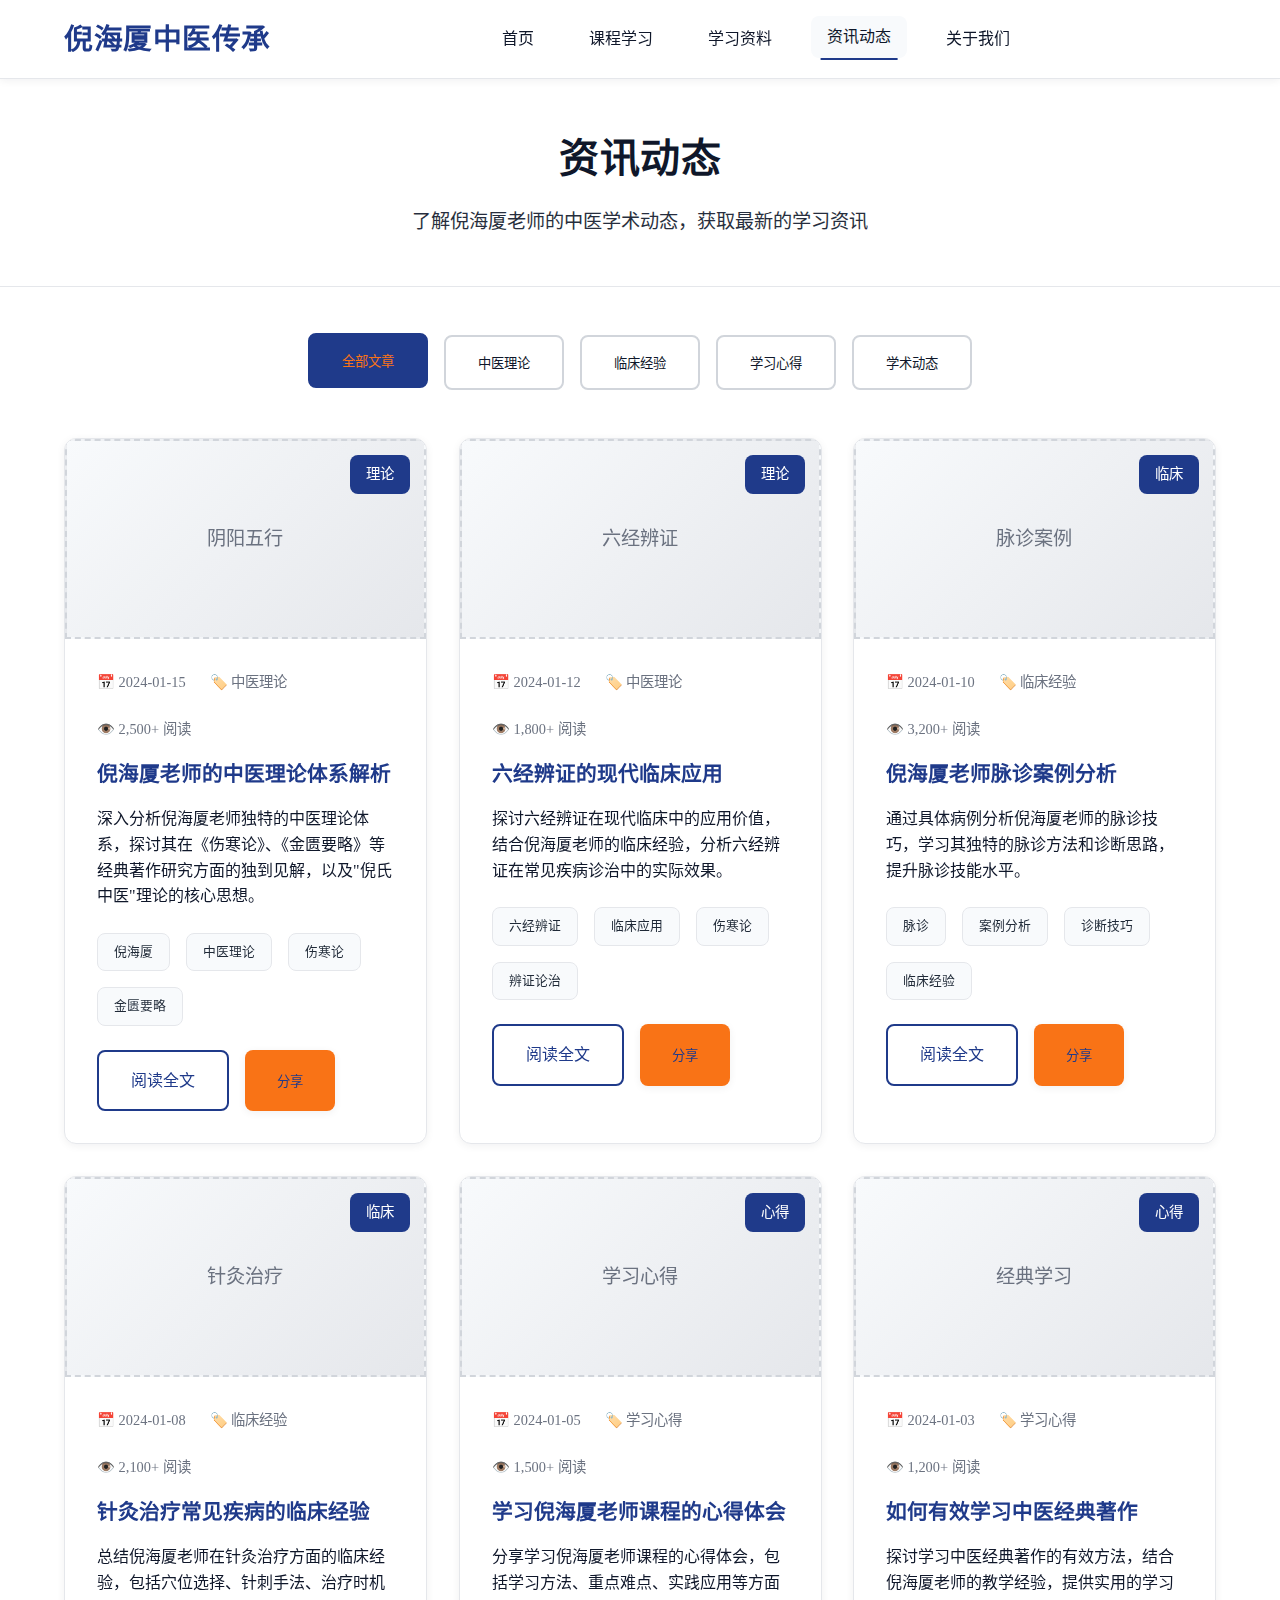
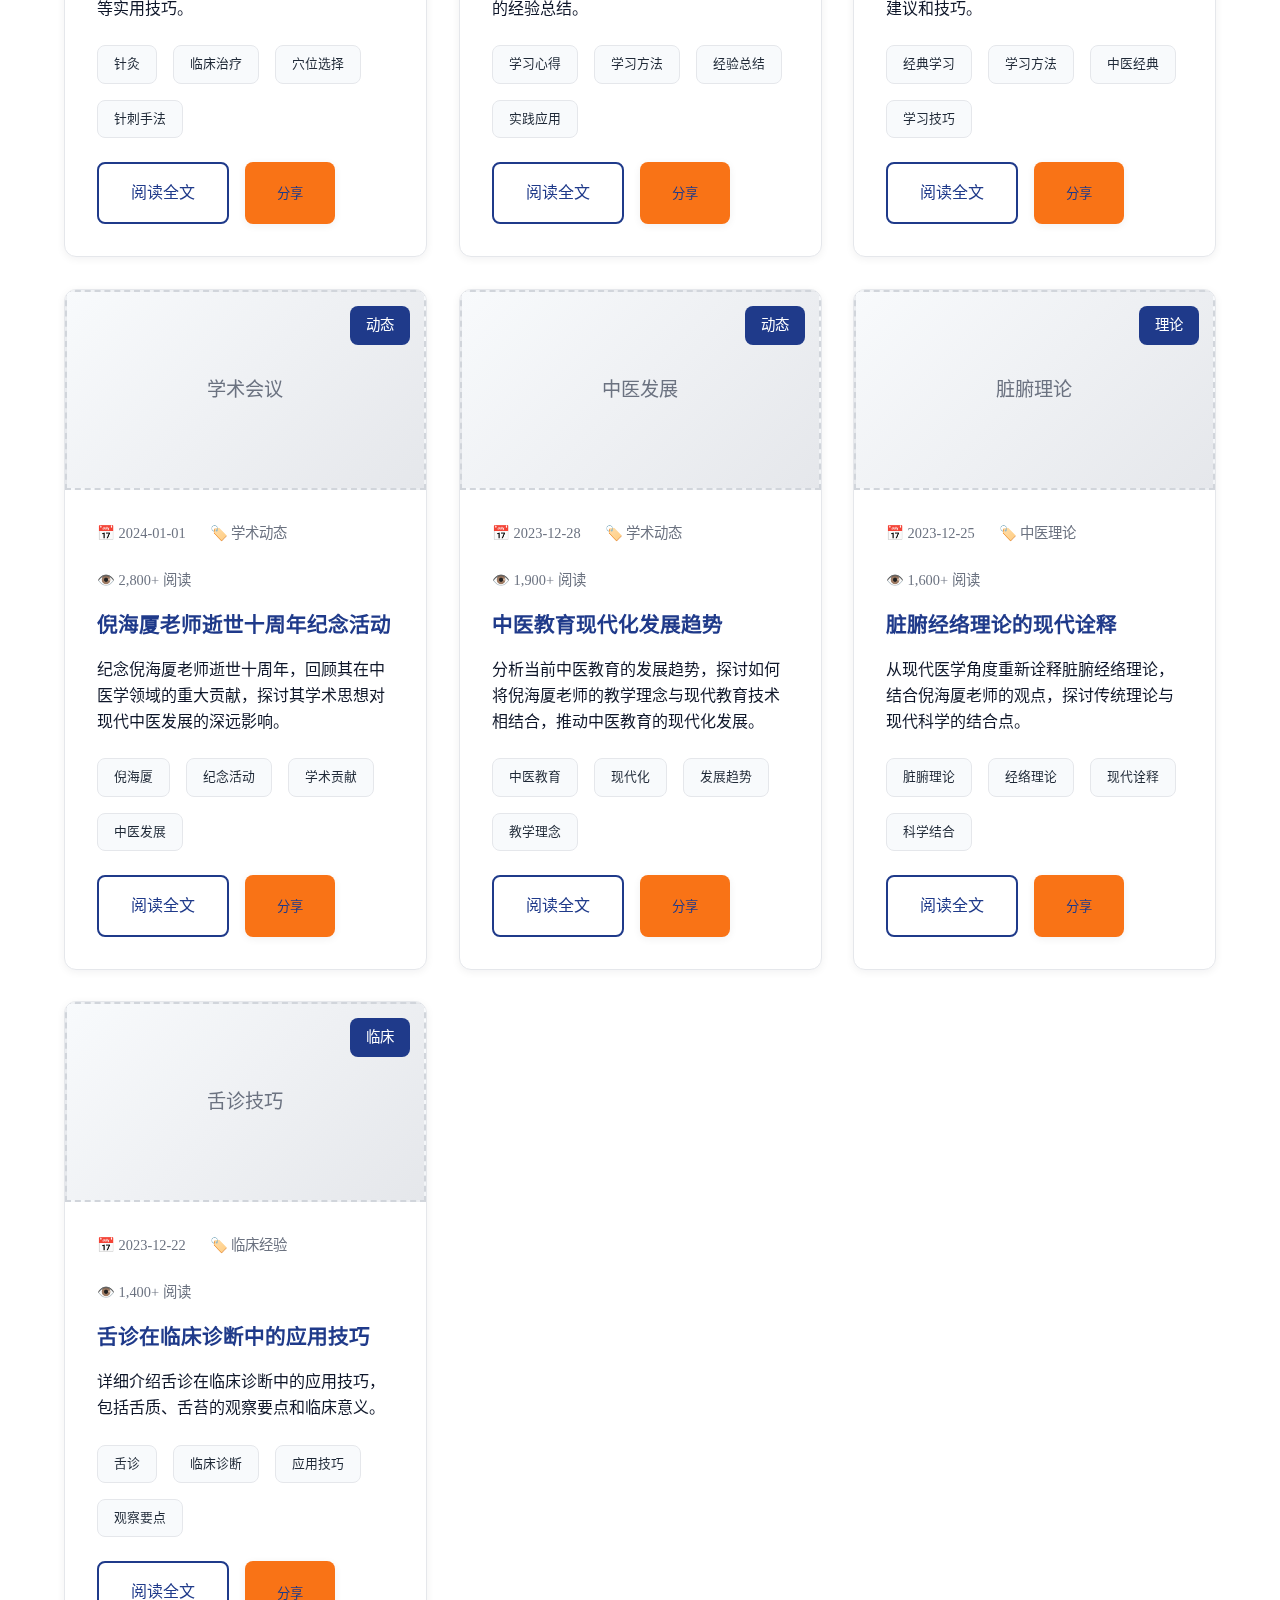
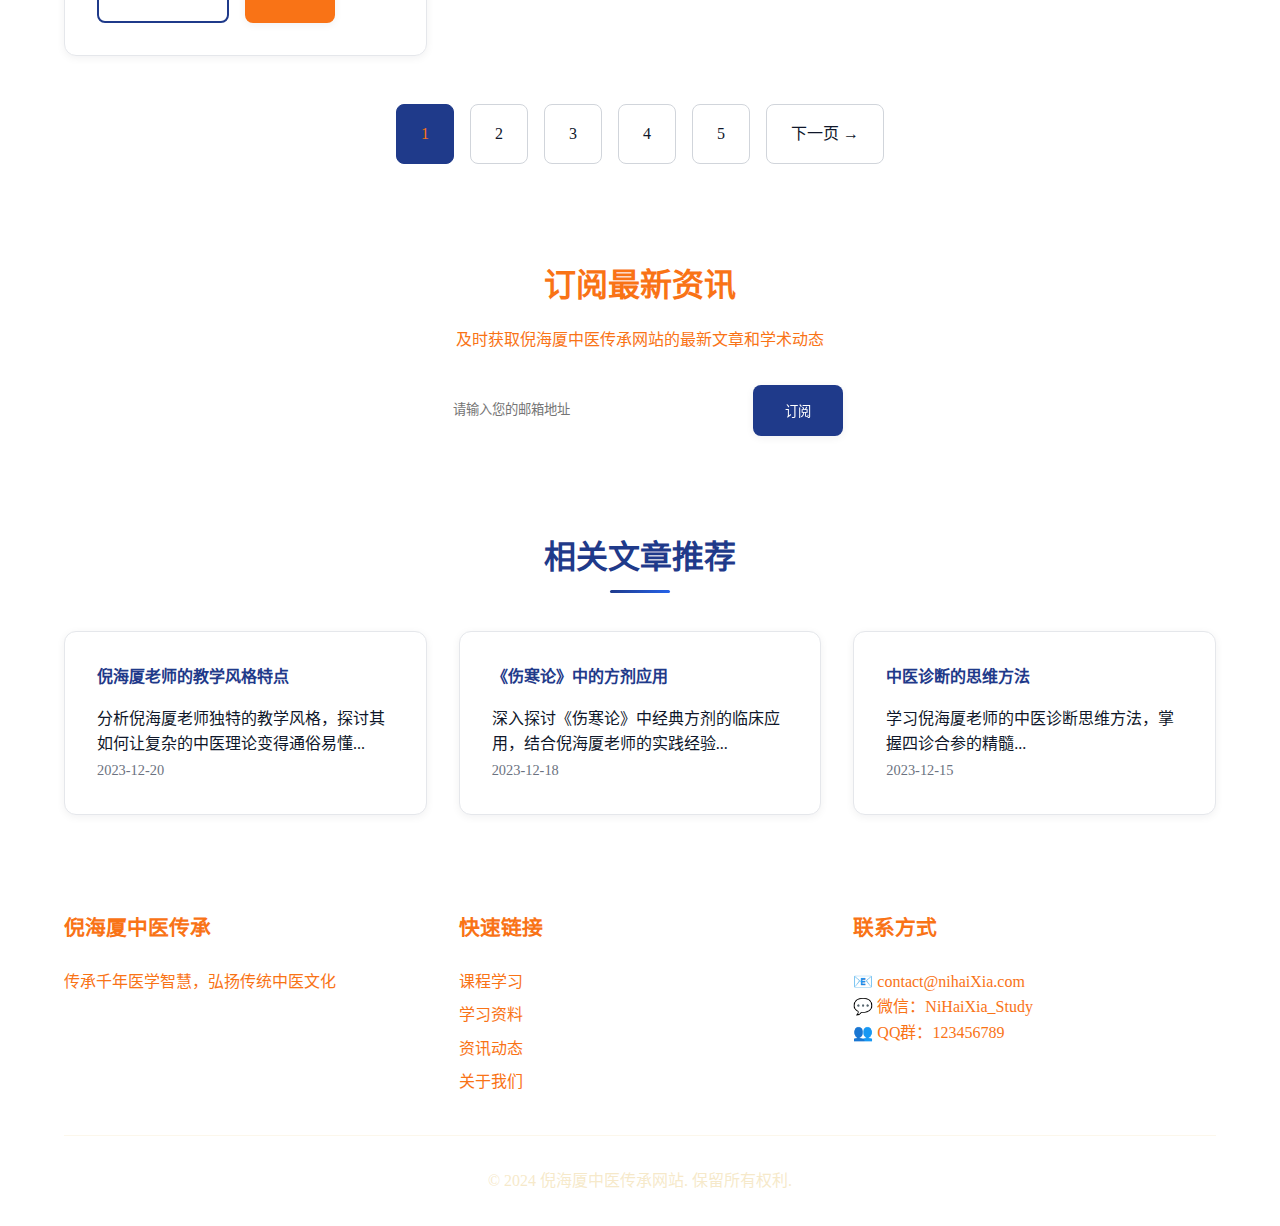
<file: news.html>
<!DOCTYPE html>
<html lang="zh-CN">
<head>
    <meta charset="UTF-8">
    <meta name="viewport" content="width=device-width, initial-scale=1.0">
    <title>资讯动态 - 倪海厦中医传承网站</title>
    <meta name="description" content="倪海厦中医资讯动态，包含最新文章、学术动态、学习心得等丰富内容">
    <link rel="stylesheet" href="style.css">
</head>
<body>
    <!-- 导航栏 -->
    <nav class="navbar">
        <div class="nav-container">
            <div class="nav-logo">
                <h1>倪海厦中医传承</h1>
            </div>
            <ul class="nav-menu">
                <li class="nav-item">
                    <a href="index.html" class="nav-link">首页</a>
                </li>
                <li class="nav-item">
                    <a href="courses.html" class="nav-link">课程学习</a>
                </li>
                <li class="nav-item">
                    <a href="resources.html" class="nav-link">学习资料</a>
                </li>
                <li class="nav-item">
                    <a href="news.html" class="nav-link active">资讯动态</a>
                </li>
                <li class="nav-item">
                    <a href="about.html" class="nav-link">关于我们</a>
                </li>
            </ul>
            <div class="hamburger">
                <span class="bar"></span>
                <span class="bar"></span>
                <span class="bar"></span>
            </div>
        </div>
    </nav>

    <!-- 主要内容 -->
    <main>
        <!-- 页面标题 -->
        <section class="page-header">
            <div class="container">
                <h1 class="page-title">资讯动态</h1>
                <p class="page-subtitle">了解倪海厦老师的中医学术动态，获取最新的学习资讯</p>
            </div>
        </section>

        <!-- 文章分类筛选 -->
        <section class="filter-section">
            <div class="container">
                <div class="filter-tabs">
                    <button class="filter-tab active" data-category="all">全部文章</button>
                    <button class="filter-tab" data-category="theory">中医理论</button>
                    <button class="filter-tab" data-category="clinical">临床经验</button>
                    <button class="filter-tab" data-category="study">学习心得</button>
                    <button class="filter-tab" data-category="news">学术动态</button>
                </div>
            </div>
        </section>

        <!-- 文章列表 -->
        <section class="news-list-section">
            <div class="container">
                <div class="news-grid" id="news-grid">
                    <!-- 中医理论类文章 -->
                    <article class="news-card" data-category="theory">
                        <div class="news-image">
                            <div class="image-placeholder">阴阳五行</div>
                            <div class="news-badge">理论</div>
                        </div>
                        <div class="news-content">
                            <div class="news-meta">
                                <span class="date">📅 2024-01-15</span>
                                <span class="category">🏷️ 中医理论</span>
                                <span class="views">👁️ 2,500+ 阅读</span>
                            </div>
                            <h3><a href="articles/ni-haixia-intro.html">倪海厦老师的中医理论体系解析</a></h3>
                            <p>深入分析倪海厦老师独特的中医理论体系，探讨其在《伤寒论》、《金匮要略》等经典著作研究方面的独到见解，以及"倪氏中医"理论的核心思想。</p>
                            <div class="news-tags">
                                <span class="tag">倪海厦</span>
                                <span class="tag">中医理论</span>
                                <span class="tag">伤寒论</span>
                                <span class="tag">金匮要略</span>
                            </div>
                            <div class="news-actions">
                                <a href="articles/ni-haixia-intro.html" class="btn btn-outline">阅读全文</a>
                                <button class="btn btn-secondary share-btn">分享</button>
                            </div>
                        </div>
                    </article>

                    <article class="news-card" data-category="theory">
                        <div class="news-image">
                            <div class="image-placeholder">六经辨证</div>
                            <div class="news-badge">理论</div>
                        </div>
                        <div class="news-content">
                            <div class="news-meta">
                                <span class="date">📅 2024-01-12</span>
                                <span class="category">🏷️ 中医理论</span>
                                <span class="views">👁️ 1,800+ 阅读</span>
                            </div>
                            <h3><a href="#">六经辨证的现代临床应用</a></h3>
                            <p>探讨六经辨证在现代临床中的应用价值，结合倪海厦老师的临床经验，分析六经辨证在常见疾病诊治中的实际效果。</p>
                            <div class="news-tags">
                                <span class="tag">六经辨证</span>
                                <span class="tag">临床应用</span>
                                <span class="tag">伤寒论</span>
                                <span class="tag">辨证论治</span>
                            </div>
                            <div class="news-actions">
                                <a href="#" class="btn btn-outline">阅读全文</a>
                                <button class="btn btn-secondary share-btn">分享</button>
                            </div>
                        </div>
                    </article>

                    <!-- 临床经验类文章 -->
                    <article class="news-card" data-category="clinical">
                        <div class="news-image">
                            <div class="image-placeholder">脉诊案例</div>
                            <div class="news-badge">临床</div>
                        </div>
                        <div class="news-content">
                            <div class="news-meta">
                                <span class="date">📅 2024-01-10</span>
                                <span class="category">🏷️ 临床经验</span>
                                <span class="views">👁️ 3,200+ 阅读</span>
                            </div>
                            <h3><a href="#">倪海厦老师脉诊案例分析</a></h3>
                            <p>通过具体病例分析倪海厦老师的脉诊技巧，学习其独特的脉诊方法和诊断思路，提升脉诊技能水平。</p>
                            <div class="news-tags">
                                <span class="tag">脉诊</span>
                                <span class="tag">案例分析</span>
                                <span class="tag">诊断技巧</span>
                                <span class="tag">临床经验</span>
                            </div>
                            <div class="news-actions">
                                <a href="#" class="btn btn-outline">阅读全文</a>
                                <button class="btn btn-secondary share-btn">分享</button>
                            </div>
                        </div>
                    </article>

                    <article class="news-card" data-category="clinical">
                        <div class="news-image">
                            <div class="image-placeholder">针灸治疗</div>
                            <div class="news-badge">临床</div>
                        </div>
                        <div class="news-content">
                            <div class="news-meta">
                                <span class="date">📅 2024-01-08</span>
                                <span class="category">🏷️ 临床经验</span>
                                <span class="views">👁️ 2,100+ 阅读</span>
                            </div>
                            <h3><a href="#">针灸治疗常见疾病的临床经验</a></h3>
                            <p>总结倪海厦老师在针灸治疗方面的临床经验，包括穴位选择、针刺手法、治疗时机等实用技巧。</p>
                            <div class="news-tags">
                                <span class="tag">针灸</span>
                                <span class="tag">临床治疗</span>
                                <span class="tag">穴位选择</span>
                                <span class="tag">针刺手法</span>
                            </div>
                            <div class="news-actions">
                                <a href="#" class="btn btn-outline">阅读全文</a>
                                <button class="btn btn-secondary share-btn">分享</button>
                            </div>
                        </div>
                    </article>

                    <!-- 学习心得类文章 -->
                    <article class="news-card" data-category="study">
                        <div class="news-image">
                            <div class="image-placeholder">学习心得</div>
                            <div class="news-badge">心得</div>
                        </div>
                        <div class="news-content">
                            <div class="news-meta">
                                <span class="date">📅 2024-01-05</span>
                                <span class="category">🏷️ 学习心得</span>
                                <span class="views">👁️ 1,500+ 阅读</span>
                            </div>
                            <h3><a href="#">学习倪海厦老师课程的心得体会</a></h3>
                            <p>分享学习倪海厦老师课程的心得体会，包括学习方法、重点难点、实践应用等方面的经验总结。</p>
                            <div class="news-tags">
                                <span class="tag">学习心得</span>
                                <span class="tag">学习方法</span>
                                <span class="tag">经验总结</span>
                                <span class="tag">实践应用</span>
                            </div>
                            <div class="news-actions">
                                <a href="#" class="btn btn-outline">阅读全文</a>
                                <button class="btn btn-secondary share-btn">分享</button>
                            </div>
                        </div>
                    </article>

                    <article class="news-card" data-category="study">
                        <div class="news-image">
                            <div class="image-placeholder">经典学习</div>
                            <div class="news-badge">心得</div>
                        </div>
                        <div class="news-content">
                            <div class="news-meta">
                                <span class="date">📅 2024-01-03</span>
                                <span class="category">🏷️ 学习心得</span>
                                <span class="views">👁️ 1,200+ 阅读</span>
                            </div>
                            <h3><a href="#">如何有效学习中医经典著作</a></h3>
                            <p>探讨学习中医经典著作的有效方法，结合倪海厦老师的教学经验，提供实用的学习建议和技巧。</p>
                            <div class="news-tags">
                                <span class="tag">经典学习</span>
                                <span class="tag">学习方法</span>
                                <span class="tag">中医经典</span>
                                <span class="tag">学习技巧</span>
                            </div>
                            <div class="news-actions">
                                <a href="#" class="btn btn-outline">阅读全文</a>
                                <button class="btn btn-secondary share-btn">分享</button>
                            </div>
                        </div>
                    </article>

                    <!-- 学术动态类文章 -->
                    <article class="news-card" data-category="news">
                        <div class="news-image">
                            <div class="image-placeholder">学术会议</div>
                            <div class="news-badge">动态</div>
                        </div>
                        <div class="news-content">
                            <div class="news-meta">
                                <span class="date">📅 2024-01-01</span>
                                <span class="category">🏷️ 学术动态</span>
                                <span class="views">👁️ 2,800+ 阅读</span>
                            </div>
                            <h3><a href="articles/ni-haixia-death-analysis.html">倪海厦老师逝世十周年纪念活动</a></h3>
                            <p>纪念倪海厦老师逝世十周年，回顾其在中医学领域的重大贡献，探讨其学术思想对现代中医发展的深远影响。</p>
                            <div class="news-tags">
                                <span class="tag">倪海厦</span>
                                <span class="tag">纪念活动</span>
                                <span class="tag">学术贡献</span>
                                <span class="tag">中医发展</span>
                            </div>
                            <div class="news-actions">
                                <a href="articles/ni-haixia-death-analysis.html" class="btn btn-outline">阅读全文</a>
                                <button class="btn btn-secondary share-btn">分享</button>
                            </div>
                        </div>
                    </article>

                    <article class="news-card" data-category="news">
                        <div class="news-image">
                            <div class="image-placeholder">中医发展</div>
                            <div class="news-badge">动态</div>
                        </div>
                        <div class="news-content">
                            <div class="news-meta">
                                <span class="date">📅 2023-12-28</span>
                                <span class="category">🏷️ 学术动态</span>
                                <span class="views">👁️ 1,900+ 阅读</span>
                            </div>
                            <h3><a href="#">中医教育现代化发展趋势</a></h3>
                            <p>分析当前中医教育的发展趋势，探讨如何将倪海厦老师的教学理念与现代教育技术相结合，推动中医教育的现代化发展。</p>
                            <div class="news-tags">
                                <span class="tag">中医教育</span>
                                <span class="tag">现代化</span>
                                <span class="tag">发展趋势</span>
                                <span class="tag">教学理念</span>
                            </div>
                            <div class="news-actions">
                                <a href="#" class="btn btn-outline">阅读全文</a>
                                <button class="btn btn-secondary share-btn">分享</button>
                            </div>
                        </div>
                    </article>

                    <article class="news-card" data-category="theory">
                        <div class="news-image">
                            <div class="image-placeholder">脏腑理论</div>
                            <div class="news-badge">理论</div>
                        </div>
                        <div class="news-content">
                            <div class="news-meta">
                                <span class="date">📅 2023-12-25</span>
                                <span class="category">🏷️ 中医理论</span>
                                <span class="views">👁️ 1,600+ 阅读</span>
                            </div>
                            <h3><a href="#">脏腑经络理论的现代诠释</a></h3>
                            <p>从现代医学角度重新诠释脏腑经络理论，结合倪海厦老师的观点，探讨传统理论与现代科学的结合点。</p>
                            <div class="news-tags">
                                <span class="tag">脏腑理论</span>
                                <span class="tag">经络理论</span>
                                <span class="tag">现代诠释</span>
                                <span class="tag">科学结合</span>
                            </div>
                            <div class="news-actions">
                                <a href="#" class="btn btn-outline">阅读全文</a>
                                <button class="btn btn-secondary share-btn">分享</button>
                            </div>
                        </div>
                    </article>

                    <article class="news-card" data-category="clinical">
                        <div class="news-image">
                            <div class="image-placeholder">舌诊技巧</div>
                            <div class="news-badge">临床</div>
                        </div>
                        <div class="news-content">
                            <div class="news-meta">
                                <span class="date">📅 2023-12-22</span>
                                <span class="category">🏷️ 临床经验</span>
                                <span class="views">👁️ 1,400+ 阅读</span>
                            </div>
                            <h3><a href="#">舌诊在临床诊断中的应用技巧</a></h3>
                            <p>详细介绍舌诊在临床诊断中的应用技巧，包括舌质、舌苔的观察要点和临床意义。</p>
                            <div class="news-tags">
                                <span class="tag">舌诊</span>
                                <span class="tag">临床诊断</span>
                                <span class="tag">应用技巧</span>
                                <span class="tag">观察要点</span>
                            </div>
                            <div class="news-actions">
                                <a href="#" class="btn btn-outline">阅读全文</a>
                                <button class="btn btn-secondary share-btn">分享</button>
                            </div>
                        </div>
                    </article>
                </div>

                <!-- 分页 -->
                <div class="pagination">
                    <a href="#" class="page-link active">1</a>
                    <a href="#" class="page-link">2</a>
                    <a href="#" class="page-link">3</a>
                    <a href="#" class="page-link">4</a>
                    <a href="#" class="page-link">5</a>
                    <a href="#" class="page-link next">下一页 →</a>
                </div>
            </div>
        </section>

        <!-- 订阅功能 -->
        <section class="subscribe-section">
            <div class="container">
                <div class="subscribe-content">
                    <h2>订阅最新资讯</h2>
                    <p>及时获取倪海厦中医传承网站的最新文章和学术动态</p>
                    <form class="subscribe-form">
                        <input type="email" placeholder="请输入您的邮箱地址" required>
                        <button type="submit" class="btn btn-primary">订阅</button>
                    </form>
                </div>
            </div>
        </section>

        <!-- 相关文章推荐 -->
        <section class="related-articles-section">
            <div class="container">
                <h2 class="section-title">相关文章推荐</h2>
                <div class="related-articles">
                    <div class="related-article">
                        <h4><a href="#">倪海厦老师的教学风格特点</a></h4>
                        <p>分析倪海厦老师独特的教学风格，探讨其如何让复杂的中医理论变得通俗易懂...</p>
                        <span class="date">2023-12-20</span>
                    </div>
                    <div class="related-article">
                        <h4><a href="#">《伤寒论》中的方剂应用</a></h4>
                        <p>深入探讨《伤寒论》中经典方剂的临床应用，结合倪海厦老师的实践经验...</p>
                        <span class="date">2023-12-18</span>
                    </div>
                    <div class="related-article">
                        <h4><a href="#">中医诊断的思维方法</a></h4>
                        <p>学习倪海厦老师的中医诊断思维方法，掌握四诊合参的精髓...</p>
                        <span class="date">2023-12-15</span>
                    </div>
                </div>
            </div>
        </section>
    </main>

    <!-- 页脚 -->
    <footer class="footer">
        <div class="container">
            <div class="footer-content">
                <div class="footer-section">
                    <h3>倪海厦中医传承</h3>
                    <p>传承千年医学智慧，弘扬传统中医文化</p>
                </div>
                <div class="footer-section">
                    <h3>快速链接</h3>
                    <ul>
                        <li><a href="courses.html">课程学习</a></li>
                        <li><a href="resources.html">学习资料</a></li>
                        <li><a href="news.html">资讯动态</a></li>
                        <li><a href="about.html">关于我们</a></li>
                    </ul>
                </div>
                <div class="footer-section">
                    <h3>联系方式</h3>
                    <p>📧 contact@nihaiXia.com</p>
                    <p>💬 微信：NiHaiXia_Study</p>
                    <p>👥 QQ群：123456789</p>
                </div>
            </div>
            <div class="footer-bottom">
                <p>&copy; 2024 倪海厦中医传承网站. 保留所有权利.</p>
            </div>
        </div>
    </footer>

    <!-- 返回顶部按钮 -->
    <button id="back-to-top" class="back-to-top">↑</button>

    <script src="main.js"></script>
</body>
</html>
</file>
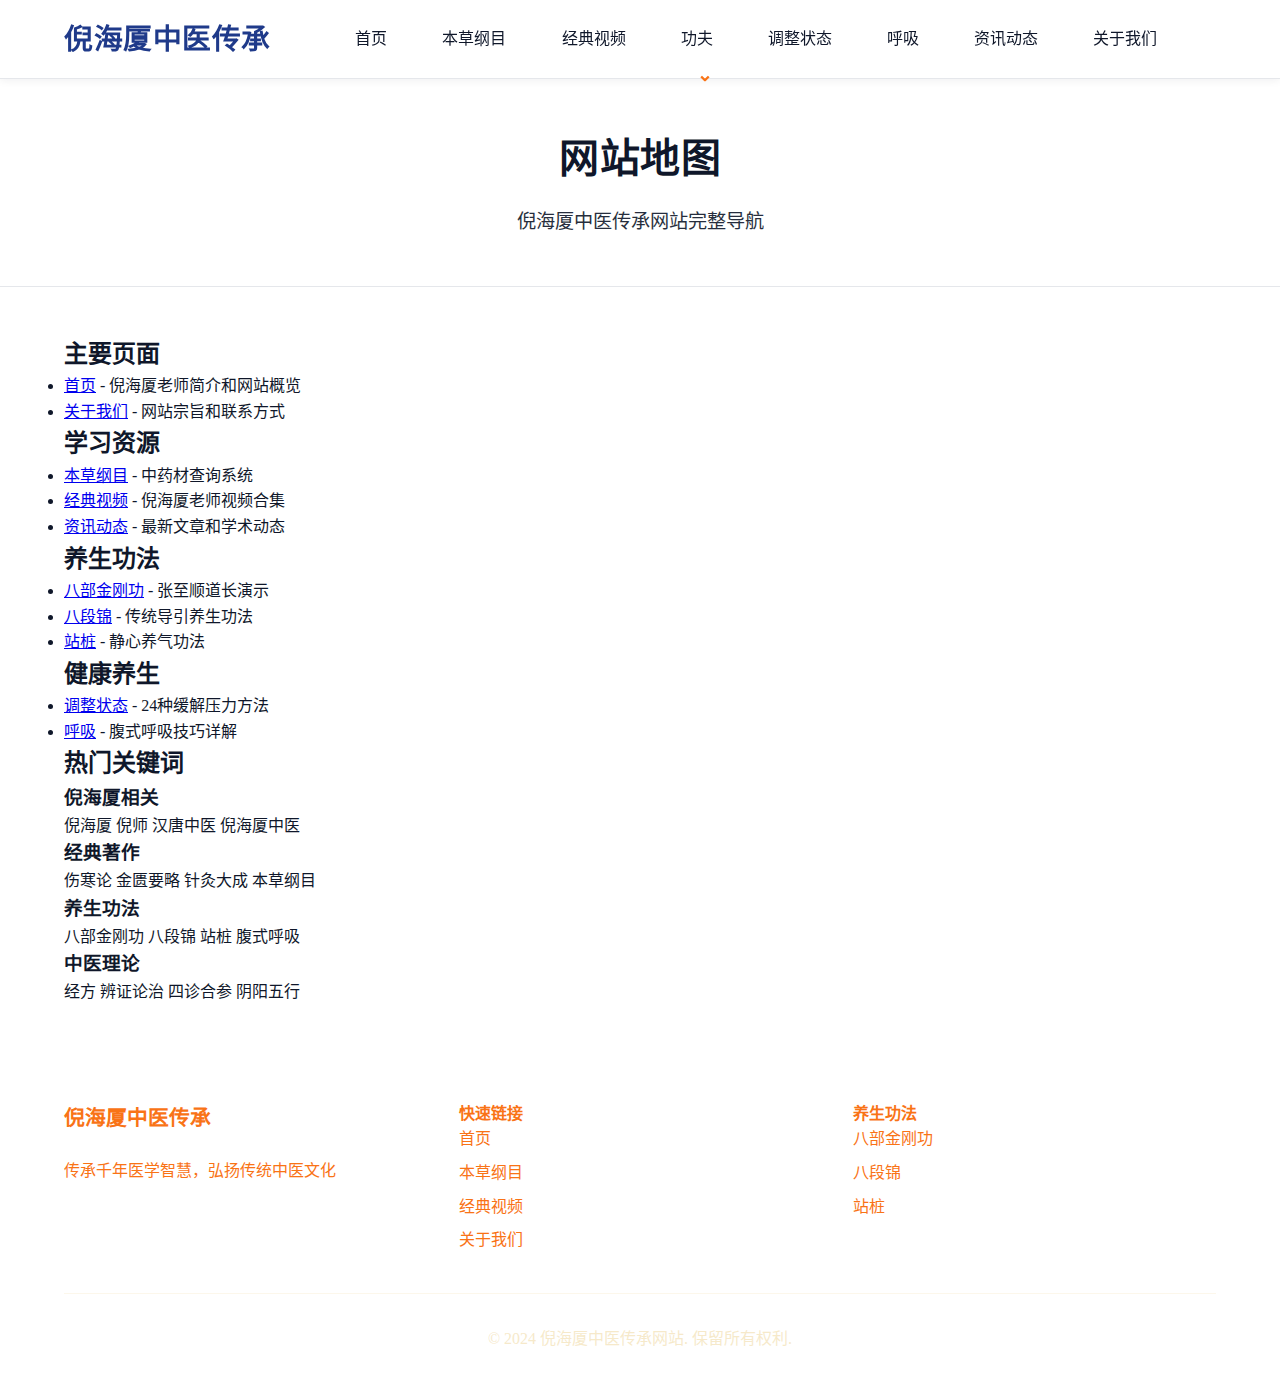
<file: sitemap.html>
<!DOCTYPE html>
<html lang="zh-CN">
<head>
    <meta charset="UTF-8">
    <script async src="https://pagead2.googlesyndication.com/pagead/js/adsbygoogle.js?client=client=ca-pub-8794607118520437"
     crossorigin="anonymous"></script>
    <meta name="viewport" content="width=device-width, initial-scale=1.0">
    <title>网站地图 - 倪海厦中医传承网站</title>
    <meta name="description" content="倪海厦中医传承网站完整导航地图，快速找到您需要的中医学习资源">
    <meta name="keywords" content="网站地图,倪海厦,中医传承,导航">
    <link rel="canonical" href="https://nihaixia.org/sitemap.html">
    <link rel="stylesheet" href="style.css">
</head>
<body>
    <!-- 导航栏 -->
    <nav class="navbar">
        <div class="nav-container">
            <div class="nav-logo">
                <h1>倪海厦中医传承</h1>
            </div>
            <ul class="nav-menu">
                <li class="nav-item">
                    <a href="index.html" class="nav-link">首页</a>
                </li>
                <li class="nav-item">
                    <a href="courses.html" class="nav-link">本草纲目</a>
                </li>
                <li class="nav-item">
                    <a href="resources.html" class="nav-link">经典视频</a>
                </li>
                <li class="nav-item dropdown">
                    <a href="#" class="nav-link dropdown-toggle">功夫</a>
                    <ul class="dropdown-menu">
                        <li><a href="badajingang.html" class="dropdown-item">八部金刚功</a></li>
                        <li><a href="baduanjin.html" class="dropdown-item">八段锦</a></li>
                        <li><a href="zhanzhuang.html" class="dropdown-item">站桩</a></li>
                    </ul>
                </li>
                <li class="nav-item">
                    <a href="adjustment.html" class="nav-link">调整状态</a>
                </li>
                <li class="nav-item">
                    <a href="breathing.html" class="nav-link">呼吸</a>
                </li>
                <li class="nav-item">
                    <a href="news.html" class="nav-link">资讯动态</a>
                </li>
                <li class="nav-item">
                    <a href="about.html" class="nav-link">关于我们</a>
                </li>
            </ul>
            <div class="hamburger">
                <span class="bar"></span>
                <span class="bar"></span>
                <span class="bar"></span>
            </div>
        </div>
    </nav>

    <!-- 主要内容 -->
    <main>
        <!-- 页面标题 -->
        <section class="page-header">
            <div class="container">
                <h1 class="page-title">网站地图</h1>
                <p class="page-subtitle">倪海厦中医传承网站完整导航</p>
            </div>
        </section>

        <!-- 网站地图内容 -->
        <section class="sitemap-section">
            <div class="container">
                <div class="sitemap-grid">
                    <!-- 主要页面 -->
                    <div class="sitemap-category">
                        <h2>主要页面</h2>
                        <ul>
                            <li><a href="index.html">首页</a> - 倪海厦老师简介和网站概览</li>
                            <li><a href="about.html">关于我们</a> - 网站宗旨和联系方式</li>
                        </ul>
                    </div>

                    <!-- 学习资源 -->
                    <div class="sitemap-category">
                        <h2>学习资源</h2>
                        <ul>
                            <li><a href="courses.html">本草纲目</a> - 中药材查询系统</li>
                            <li><a href="resources.html">经典视频</a> - 倪海厦老师视频合集</li>
                            <li><a href="news.html">资讯动态</a> - 最新文章和学术动态</li>
                        </ul>
                    </div>

                    <!-- 养生功法 -->
                    <div class="sitemap-category">
                        <h2>养生功法</h2>
                        <ul>
                            <li><a href="badajingang.html">八部金刚功</a> - 张至顺道长演示</li>
                            <li><a href="baduanjin.html">八段锦</a> - 传统导引养生功法</li>
                            <li><a href="zhanzhuang.html">站桩</a> - 静心养气功法</li>
                        </ul>
                    </div>

                    <!-- 健康养生 -->
                    <div class="sitemap-category">
                        <h2>健康养生</h2>
                        <ul>
                            <li><a href="adjustment.html">调整状态</a> - 24种缓解压力方法</li>
                            <li><a href="breathing.html">呼吸</a> - 腹式呼吸技巧详解</li>
                        </ul>
                    </div>
                </div>

                <!-- 关键词导航 -->
                <div class="keywords-section">
                    <h2>热门关键词</h2>
                    <div class="keywords-grid">
                        <div class="keyword-group">
                            <h3>倪海厦相关</h3>
                            <div class="keyword-tags">
                                <span class="keyword-tag">倪海厦</span>
                                <span class="keyword-tag">倪师</span>
                                <span class="keyword-tag">汉唐中医</span>
                                <span class="keyword-tag">倪海厦中医</span>
                            </div>
                        </div>
                        <div class="keyword-group">
                            <h3>经典著作</h3>
                            <div class="keyword-tags">
                                <span class="keyword-tag">伤寒论</span>
                                <span class="keyword-tag">金匮要略</span>
                                <span class="keyword-tag">针灸大成</span>
                                <span class="keyword-tag">本草纲目</span>
                            </div>
                        </div>
                        <div class="keyword-group">
                            <h3>养生功法</h3>
                            <div class="keyword-tags">
                                <span class="keyword-tag">八部金刚功</span>
                                <span class="keyword-tag">八段锦</span>
                                <span class="keyword-tag">站桩</span>
                                <span class="keyword-tag">腹式呼吸</span>
                            </div>
                        </div>
                        <div class="keyword-group">
                            <h3>中医理论</h3>
                            <div class="keyword-tags">
                                <span class="keyword-tag">经方</span>
                                <span class="keyword-tag">辨证论治</span>
                                <span class="keyword-tag">四诊合参</span>
                                <span class="keyword-tag">阴阳五行</span>
                            </div>
                        </div>
                    </div>
                </div>
            </div>
        </section>
    </main>

    <!-- 页脚 -->
    <footer class="footer">
        <div class="container">
            <div class="footer-content">
                <div class="footer-section">
                    <h3>倪海厦中医传承</h3>
                    <p>传承千年医学智慧，弘扬传统中医文化</p>
                </div>
                <div class="footer-section">
                    <h4>快速链接</h4>
                    <ul>
                        <li><a href="index.html">首页</a></li>
                        <li><a href="courses.html">本草纲目</a></li>
                        <li><a href="resources.html">经典视频</a></li>
                        <li><a href="about.html">关于我们</a></li>
                    </ul>
                </div>
                <div class="footer-section">
                    <h4>养生功法</h4>
                    <ul>
                        <li><a href="badajingang.html">八部金刚功</a></li>
                        <li><a href="baduanjin.html">八段锦</a></li>
                        <li><a href="zhanzhuang.html">站桩</a></li>
                    </ul>
                </div>
            </div>
            <div class="footer-bottom">
                <p>&copy; 2024 倪海厦中医传承网站. 保留所有权利.</p>
            </div>
        </div>
    </footer>

    <!-- 返回顶部按钮 -->
    <button id="back-to-top" class="back-to-top">↑</button>

    <!-- JavaScript -->
    <script src="main.js"></script>
</body>
</html>
</file>
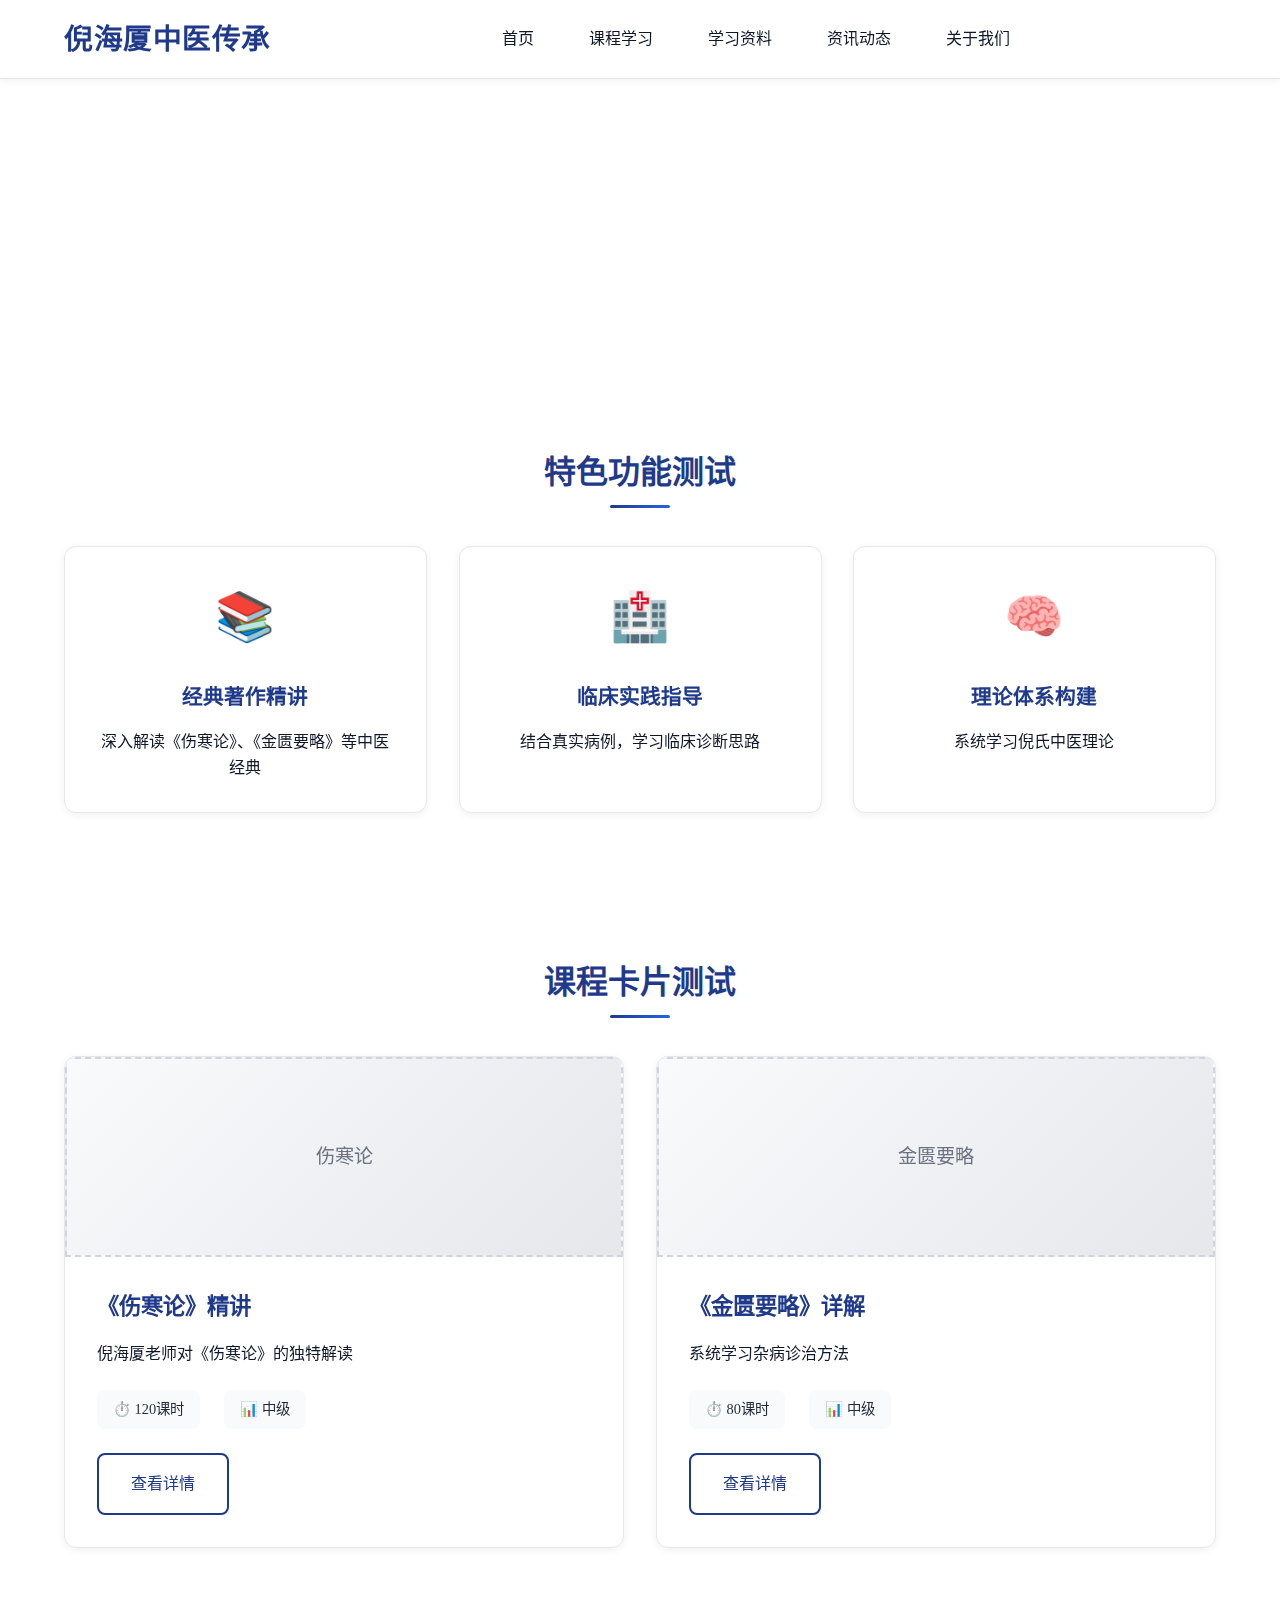
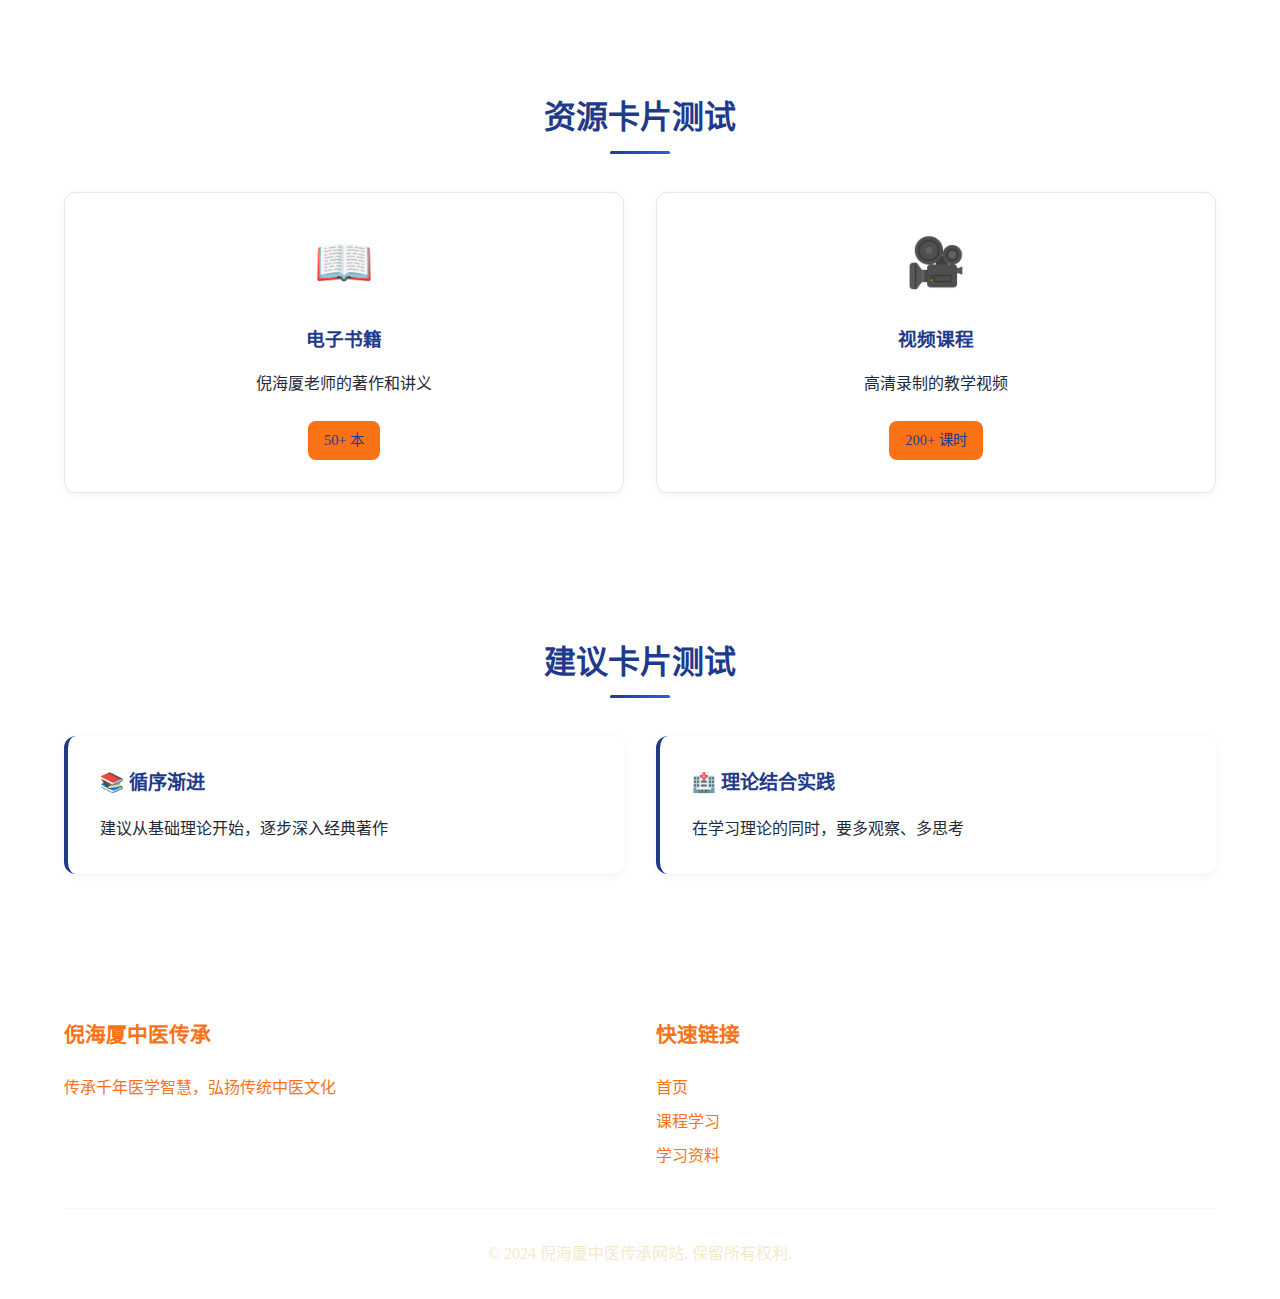
<file: test.html>
<!DOCTYPE html>
<html lang="zh-CN">
<head>
    <meta charset="UTF-8">
    <meta name="viewport" content="width=device-width, initial-scale=1.0">
    <title>网站样式测试页面</title>
    <link rel="stylesheet" href="style.css">
</head>
<body>
    <!-- 导航栏 -->
    <nav class="navbar">
        <div class="nav-container">
            <div class="nav-logo">
                <h1>倪海厦中医传承</h1>
            </div>
            <ul class="nav-menu">
                <li class="nav-item">
                    <a href="index.html" class="nav-link">首页</a>
                </li>
                <li class="nav-item">
                    <a href="courses.html" class="nav-link">课程学习</a>
                </li>
                <li class="nav-item">
                    <a href="resources.html" class="nav-link">学习资料</a>
                </li>
                <li class="nav-item">
                    <a href="news.html" class="nav-link">资讯动态</a>
                </li>
                <li class="nav-item">
                    <a href="about.html" class="nav-link">关于我们</a>
                </li>
            </ul>
            <div class="hamburger">
                <span class="bar"></span>
                <span class="bar"></span>
                <span class="bar"></span>
            </div>
        </div>
    </nav>

    <!-- 英雄区域 -->
    <section class="hero">
        <div class="hero-content">
            <h1 class="hero-title">样式测试页面</h1>
            <p class="hero-subtitle">测试CSS样式是否正常工作</p>
            <div class="hero-buttons">
                <a href="index.html" class="btn btn-primary">返回首页</a>
                <a href="#" class="btn btn-secondary">测试按钮</a>
            </div>
        </div>
    </section>

    <!-- 特色区域 -->
    <section class="features-section">
        <div class="container">
            <h2 class="section-title">特色功能测试</h2>
            <div class="features-grid">
                <div class="feature-card">
                    <div class="feature-icon">📚</div>
                    <h3>经典著作精讲</h3>
                    <p>深入解读《伤寒论》、《金匮要略》等中医经典</p>
                </div>
                <div class="feature-card">
                    <div class="feature-icon">🏥</div>
                    <h3>临床实践指导</h3>
                    <p>结合真实病例，学习临床诊断思路</p>
                </div>
                <div class="feature-card">
                    <div class="feature-icon">🧠</div>
                    <h3>理论体系构建</h3>
                    <p>系统学习倪氏中医理论</p>
                </div>
            </div>
        </div>
    </section>

    <!-- 课程区域 -->
    <section class="courses-section">
        <div class="container">
            <h2 class="section-title">课程卡片测试</h2>
            <div class="courses-grid">
                <div class="course-card">
                    <div class="course-image">
                        <div class="image-placeholder">伤寒论</div>
                    </div>
                    <div class="course-content">
                        <h3>《伤寒论》精讲</h3>
                        <p>倪海厦老师对《伤寒论》的独特解读</p>
                        <div class="course-meta">
                            <span class="duration">⏱️ 120课时</span>
                            <span class="level">📊 中级</span>
                        </div>
                        <a href="#" class="btn btn-outline">查看详情</a>
                    </div>
                </div>
                <div class="course-card">
                    <div class="course-image">
                        <div class="image-placeholder">金匮要略</div>
                    </div>
                    <div class="course-content">
                        <h3>《金匮要略》详解</h3>
                        <p>系统学习杂病诊治方法</p>
                        <div class="course-meta">
                            <span class="duration">⏱️ 80课时</span>
                            <span class="level">📊 中级</span>
                        </div>
                        <a href="#" class="btn btn-outline">查看详情</a>
                    </div>
                </div>
            </div>
        </div>
    </section>

    <!-- 资源区域 -->
    <section class="resources-section">
        <div class="container">
            <h2 class="section-title">资源卡片测试</h2>
            <div class="resources-grid">
                <div class="resource-item">
                    <div class="resource-icon">📖</div>
                    <h3>电子书籍</h3>
                    <p>倪海厦老师的著作和讲义</p>
                    <span class="count">50+ 本</span>
                </div>
                <div class="resource-item">
                    <div class="resource-icon">🎥</div>
                    <h3>视频课程</h3>
                    <p>高清录制的教学视频</p>
                    <span class="count">200+ 课时</span>
                </div>
            </div>
        </div>
    </section>

    <!-- 建议区域 -->
    <section class="advice-section">
        <div class="container">
            <h2 class="section-title">建议卡片测试</h2>
            <div class="advice-content">
                <div class="advice-item">
                    <h3>📚 循序渐进</h3>
                    <p>建议从基础理论开始，逐步深入经典著作</p>
                </div>
                <div class="advice-item">
                    <h3>🏥 理论结合实践</h3>
                    <p>在学习理论的同时，要多观察、多思考</p>
                </div>
            </div>
        </div>
    </section>

    <!-- 页脚 -->
    <footer class="footer">
        <div class="container">
            <div class="footer-content">
                <div class="footer-section">
                    <h3>倪海厦中医传承</h3>
                    <p>传承千年医学智慧，弘扬传统中医文化</p>
                </div>
                <div class="footer-section">
                    <h3>快速链接</h3>
                    <ul>
                        <li><a href="index.html">首页</a></li>
                        <li><a href="courses.html">课程学习</a></li>
                        <li><a href="resources.html">学习资料</a></li>
                    </ul>
                </div>
            </div>
            <div class="footer-bottom">
                <p>&copy; 2024 倪海厦中医传承网站. 保留所有权利.</p>
            </div>
        </div>
    </footer>

    <!-- 返回顶部按钮 -->
    <button id="back-to-top" class="back-to-top">↑</button>

    <script src="main.js"></script>
</body>
</html>
</file>
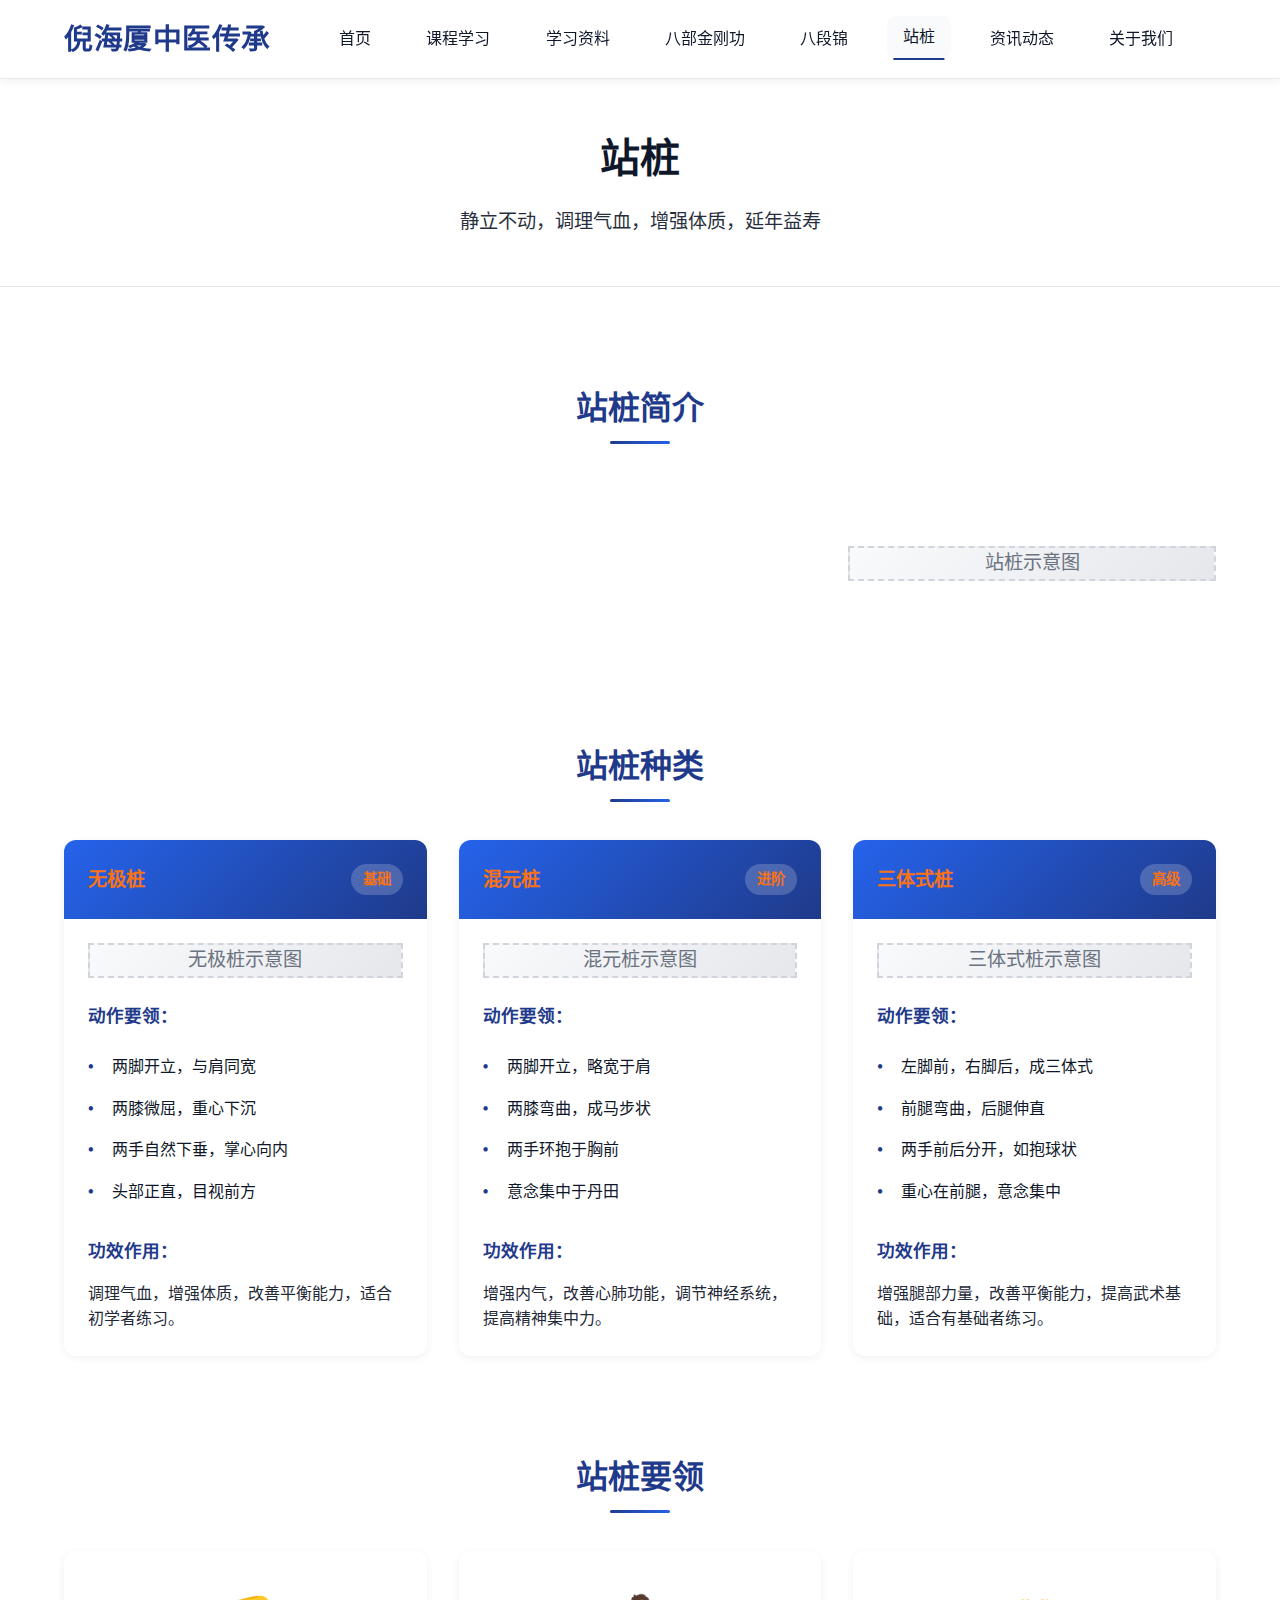
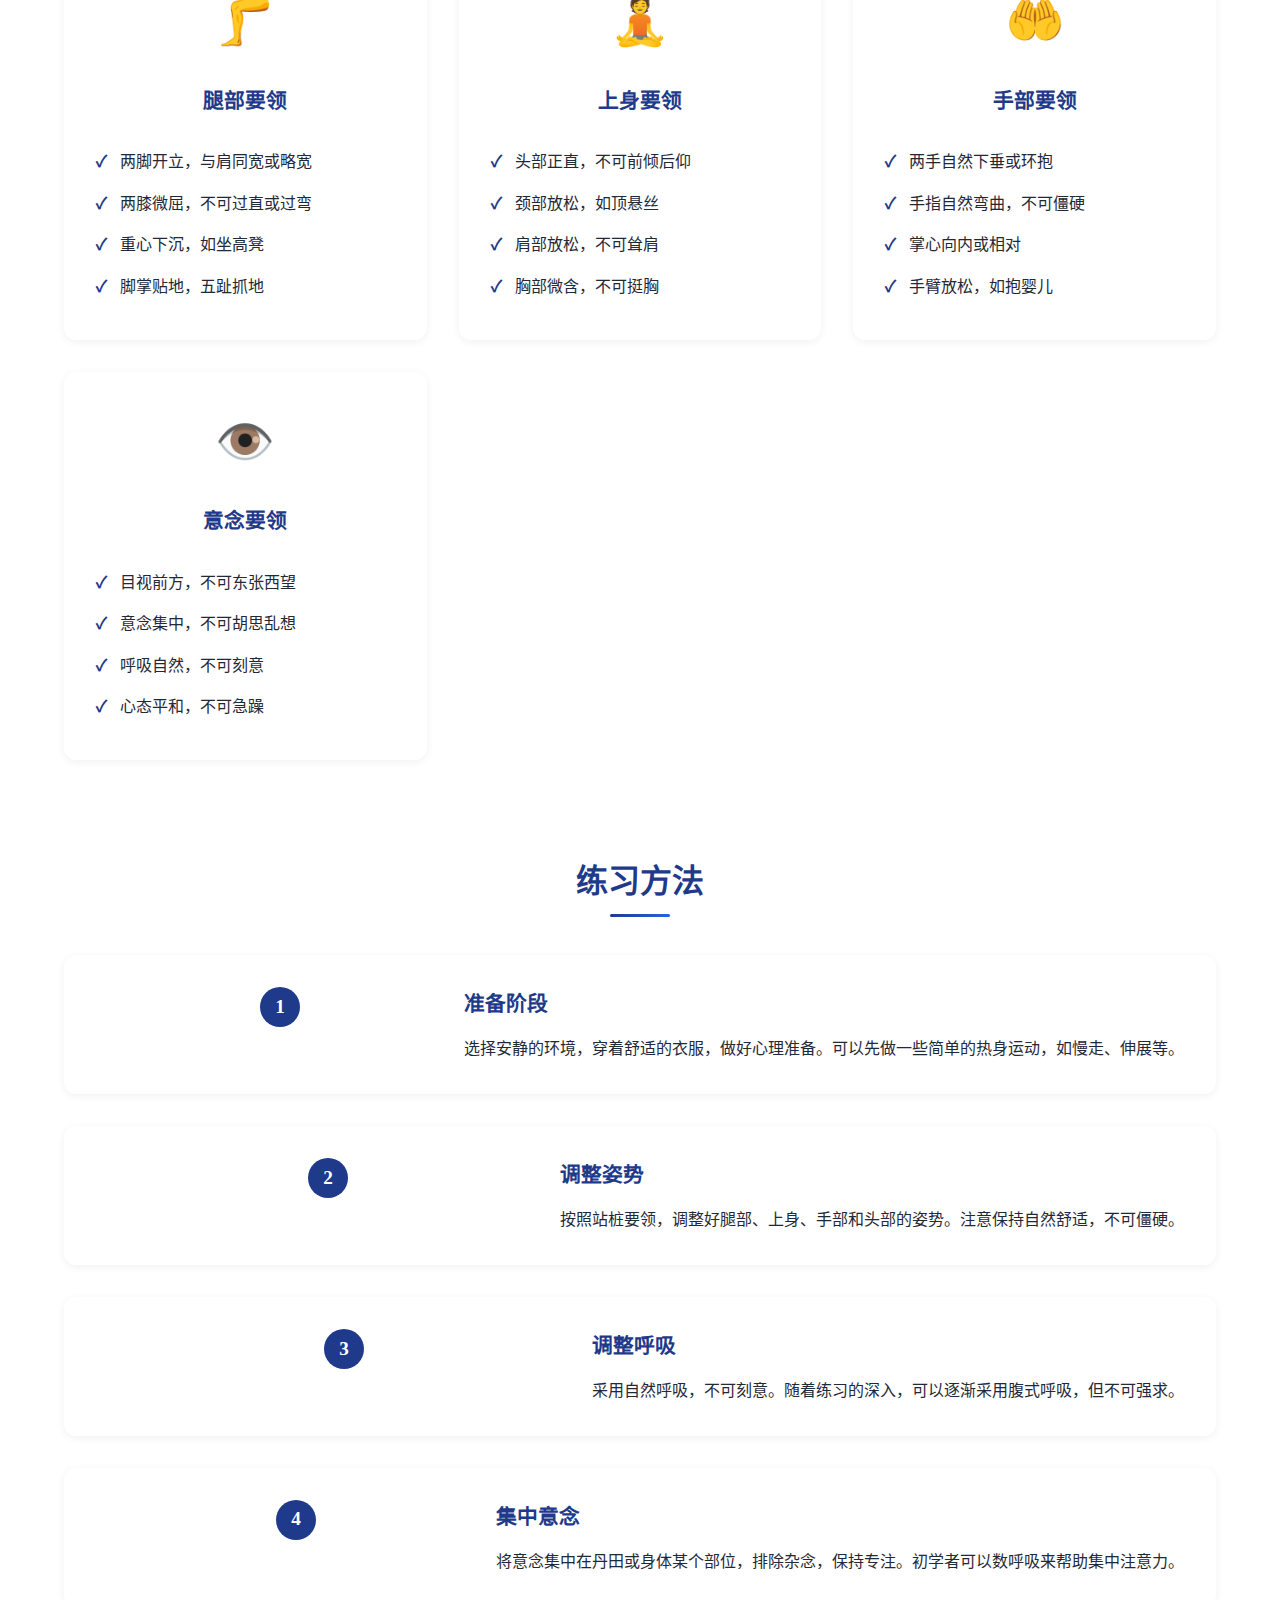
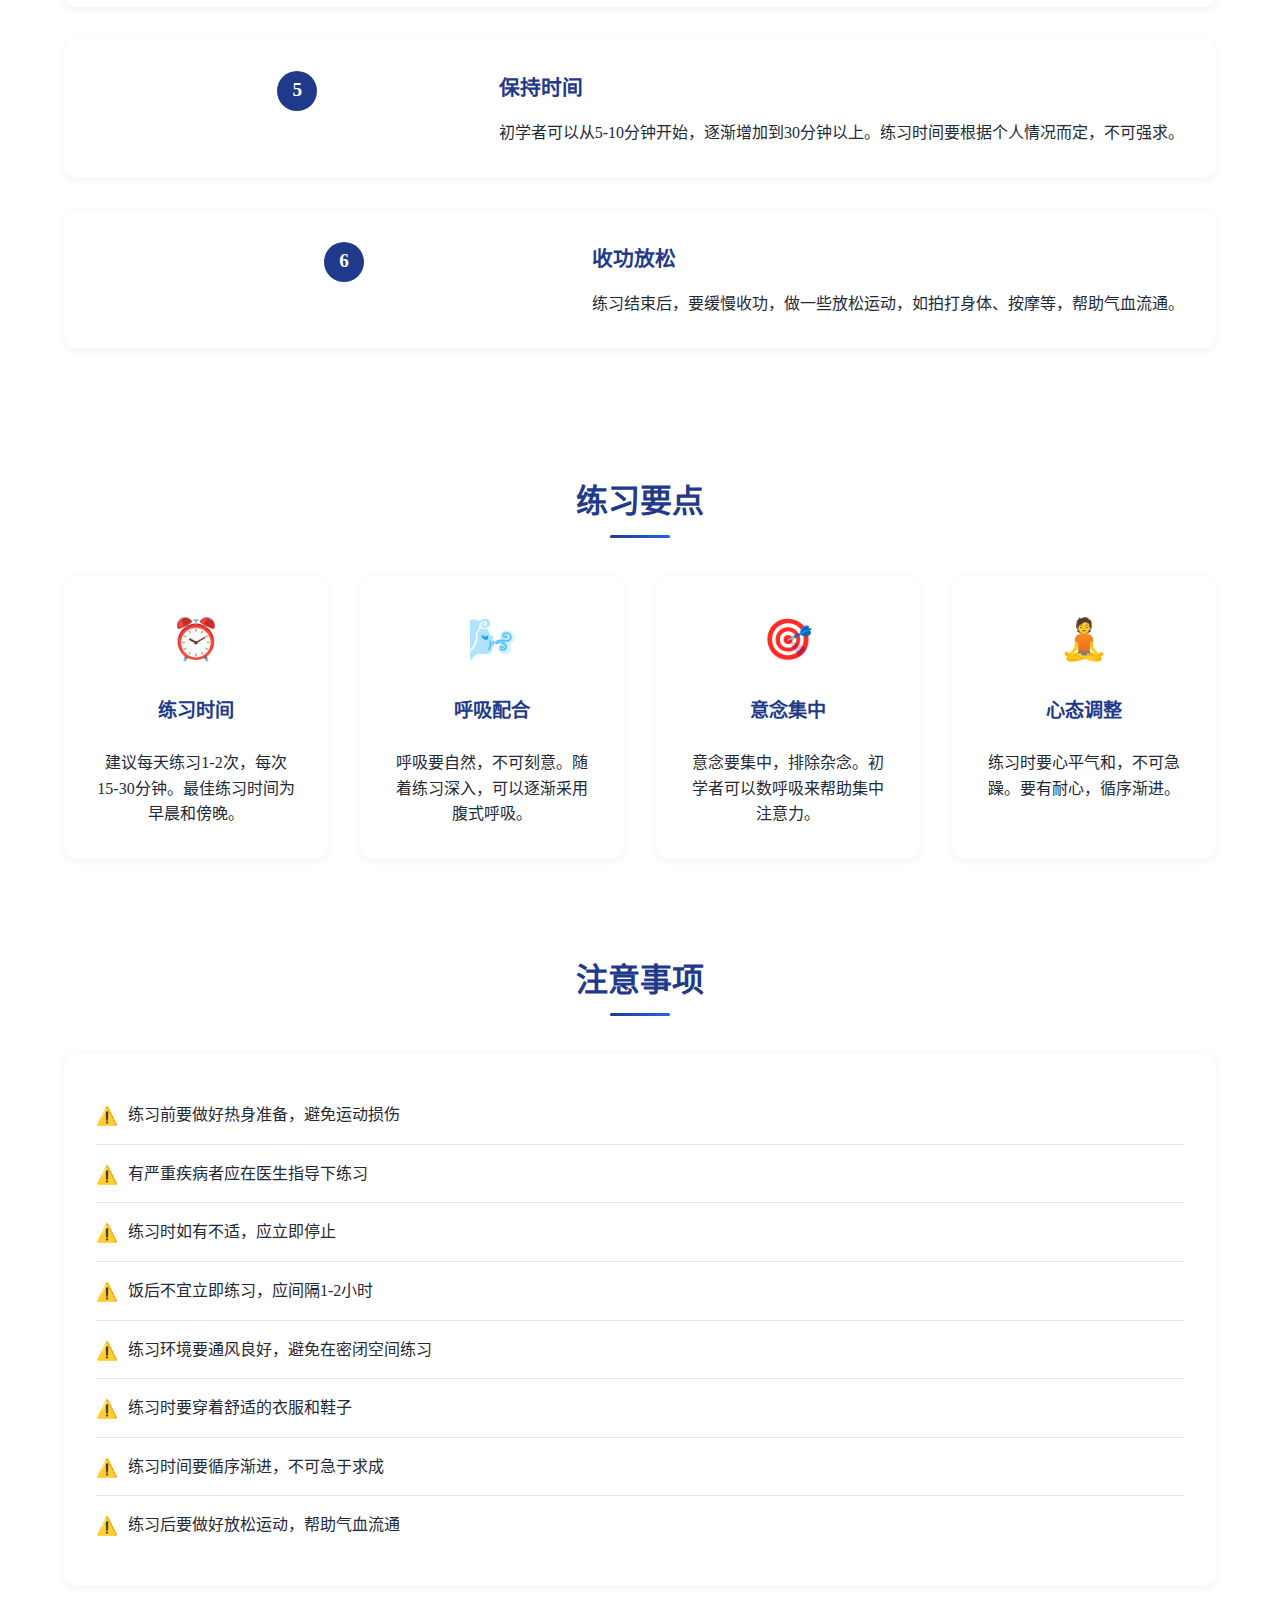
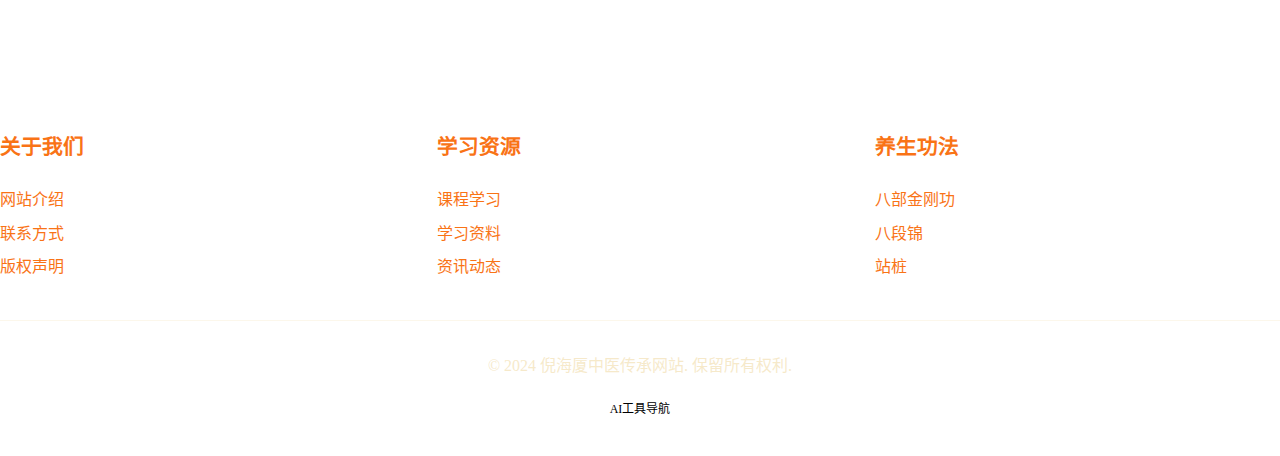
<file: zhanzhuang.html>
<!DOCTYPE html>
<html lang="zh-CN">
<head>
    <meta charset="UTF-8">
    <meta name="viewport" content="width=device-width, initial-scale=1.0">
    <title>站桩 - 倪海厦中医传承网站</title>
    <meta name="description" content="站桩是中国传统气功养生功法，通过静立不动来调理气血、增强体质，是中医养生的重要方法">
    <link rel="stylesheet" href="style.css">
<!-- Google tag (gtag.js) -->
<script async src="https://www.googletagmanager.com/gtag/js?id=G-8RK1N1YLD9"></script>
<script>
  window.dataLayer = window.dataLayer || [];
  function gtag(){dataLayer.push(arguments);}
  gtag('js', new Date());

  gtag('config', 'G-8RK1N1YLD9');
</script>

<script async src="https://pagead2.googlesyndication.com/pagead/js/adsbygoogle.js?client=ca-pub-8794607118520437"
     crossorigin="anonymous"></script>

<meta name="google-adsense-account" content="ca-pub-8794607118520437">
</head>
<body>
    <!-- 导航栏 -->
    <nav class="navbar">
        <div class="nav-container">
            <div class="nav-logo">
                <h1>倪海厦中医传承</h1>
            </div>
            <ul class="nav-menu">
                <li class="nav-item">
                    <a href="index.html" class="nav-link">首页</a>
                </li>
                <li class="nav-item">
                    <a href="courses.html" class="nav-link">课程学习</a>
                </li>
                <li class="nav-item">
                    <a href="resources.html" class="nav-link">学习资料</a>
                </li>
                <li class="nav-item">
                    <a href="badajingang.html" class="nav-link">八部金刚功</a>
                </li>
                <li class="nav-item">
                    <a href="baduanjin.html" class="nav-link">八段锦</a>
                </li>
                <li class="nav-item">
                    <a href="zhanzhuang.html" class="nav-link active">站桩</a>
                </li>
                <li class="nav-item">
                    <a href="news.html" class="nav-link">资讯动态</a>
                </li>
                <li class="nav-item">
                    <a href="about.html" class="nav-link">关于我们</a>
                </li>
            </ul>
            <div class="hamburger">
                <span class="bar"></span>
                <span class="bar"></span>
                <span class="bar"></span>
            </div>
        </div>
    </nav>

    <!-- 主要内容 -->
    <main>
        <!-- 页面标题 -->
        <section class="page-header">
            <div class="container">
                <h1 class="page-title">站桩</h1>
                <p class="page-subtitle">静立不动，调理气血，增强体质，延年益寿</p>
            </div>
        </section>

        <!-- 站桩简介 -->
        <section class="intro-section">
            <div class="container">
                <h2 class="section-title">站桩简介</h2>
                <div class="intro-content">
                    <div class="intro-text">
                        <p>站桩是中国传统气功养生功法之一，历史悠久，源远流长。站桩通过静立不动的姿势，配合呼吸和意念，来调理气血、疏通经络、增强体质。</p>
                        <p>站桩看似简单，实则内涵丰富。它融合了中医理论、气功导引和武术基础，是一种内外兼修的养生方法。通过站桩练习，可以增强体质，改善心肺功能，调节神经系统，达到延年益寿的目的。</p>
                    </div>
                    <div class="intro-image">
                        <div class="image-placeholder">
                            <span>站桩示意图</span>
                        </div>
                    </div>
                </div>
            </div>
        </section>

        <!-- 站桩种类 -->
        <section class="zhanzhuang-types-section">
            <div class="container">
                <h2 class="section-title">站桩种类</h2>
                <div class="types-grid">
                    <div class="type-card">
                        <div class="type-header">
                            <h3>无极桩</h3>
                            <span class="type-badge">基础</span>
                        </div>
                        <div class="type-content">
                            <div class="type-image">
                                <div class="image-placeholder">无极桩示意图</div>
                            </div>
                            <div class="type-description">
                                <h4>动作要领：</h4>
                                <ul>
                                    <li>两脚开立，与肩同宽</li>
                                    <li>两膝微屈，重心下沉</li>
                                    <li>两手自然下垂，掌心向内</li>
                                    <li>头部正直，目视前方</li>
                                </ul>
                                <h4>功效作用：</h4>
                                <p>调理气血，增强体质，改善平衡能力，适合初学者练习。</p>
                            </div>
                        </div>
                    </div>

                    <div class="type-card">
                        <div class="type-header">
                            <h3>混元桩</h3>
                            <span class="type-badge">进阶</span>
                        </div>
                        <div class="type-content">
                            <div class="type-image">
                                <div class="image-placeholder">混元桩示意图</div>
                            </div>
                            <div class="type-description">
                                <h4>动作要领：</h4>
                                <ul>
                                    <li>两脚开立，略宽于肩</li>
                                    <li>两膝弯曲，成马步状</li>
                                    <li>两手环抱于胸前</li>
                                    <li>意念集中于丹田</li>
                                </ul>
                                <h4>功效作用：</h4>
                                <p>增强内气，改善心肺功能，调节神经系统，提高精神集中力。</p>
                            </div>
                        </div>
                    </div>

                    <div class="type-card">
                        <div class="type-header">
                            <h3>三体式桩</h3>
                            <span class="type-badge">高级</span>
                        </div>
                        <div class="type-content">
                            <div class="type-image">
                                <div class="image-placeholder">三体式桩示意图</div>
                            </div>
                            <div class="type-description">
                                <h4>动作要领：</h4>
                                <ul>
                                    <li>左脚前，右脚后，成三体式</li>
                                    <li>前腿弯曲，后腿伸直</li>
                                    <li>两手前后分开，如抱球状</li>
                                    <li>重心在前腿，意念集中</li>
                                </ul>
                                <h4>功效作用：</h4>
                                <p>增强腿部力量，改善平衡能力，提高武术基础，适合有基础者练习。</p>
                            </div>
                        </div>
                    </div>
                </div>
            </div>
        </section>

        <!-- 站桩要领 -->
        <section class="zhanzhuang-essentials-section">
            <div class="container">
                <h2 class="section-title">站桩要领</h2>
                <div class="essentials-grid">
                    <div class="essential-item">
                        <div class="essential-icon">🦵</div>
                        <h3>腿部要领</h3>
                        <ul>
                            <li>两脚开立，与肩同宽或略宽</li>
                            <li>两膝微屈，不可过直或过弯</li>
                            <li>重心下沉，如坐高凳</li>
                            <li>脚掌贴地，五趾抓地</li>
                        </ul>
                    </div>
                    <div class="essential-item">
                        <div class="essential-icon">🧘</div>
                        <h3>上身要领</h3>
                        <ul>
                            <li>头部正直，不可前倾后仰</li>
                            <li>颈部放松，如顶悬丝</li>
                            <li>肩部放松，不可耸肩</li>
                            <li>胸部微含，不可挺胸</li>
                        </ul>
                    </div>
                    <div class="essential-item">
                        <div class="essential-icon">🤲</div>
                        <h3>手部要领</h3>
                        <ul>
                            <li>两手自然下垂或环抱</li>
                            <li>手指自然弯曲，不可僵硬</li>
                            <li>掌心向内或相对</li>
                            <li>手臂放松，如抱婴儿</li>
                        </ul>
                    </div>
                    <div class="essential-item">
                        <div class="essential-icon">👁️</div>
                        <h3>意念要领</h3>
                        <ul>
                            <li>目视前方，不可东张西望</li>
                            <li>意念集中，不可胡思乱想</li>
                            <li>呼吸自然，不可刻意</li>
                            <li>心态平和，不可急躁</li>
                        </ul>
                    </div>
                </div>
            </div>
        </section>

        <!-- 练习方法 -->
        <section class="practice-method-section">
            <div class="container">
                <h2 class="section-title">练习方法</h2>
                <div class="method-steps">
                    <div class="method-step">
                        <div class="step-number">1</div>
                        <div class="step-content">
                            <h3>准备阶段</h3>
                            <p>选择安静的环境，穿着舒适的衣服，做好心理准备。可以先做一些简单的热身运动，如慢走、伸展等。</p>
                        </div>
                    </div>
                    <div class="method-step">
                        <div class="step-number">2</div>
                        <div class="step-content">
                            <h3>调整姿势</h3>
                            <p>按照站桩要领，调整好腿部、上身、手部和头部的姿势。注意保持自然舒适，不可僵硬。</p>
                        </div>
                    </div>
                    <div class="method-step">
                        <div class="step-number">3</div>
                        <div class="step-content">
                            <h3>调整呼吸</h3>
                            <p>采用自然呼吸，不可刻意。随着练习的深入，可以逐渐采用腹式呼吸，但不可强求。</p>
                        </div>
                    </div>
                    <div class="method-step">
                        <div class="step-number">4</div>
                        <div class="step-content">
                            <h3>集中意念</h3>
                            <p>将意念集中在丹田或身体某个部位，排除杂念，保持专注。初学者可以数呼吸来帮助集中注意力。</p>
                        </div>
                    </div>
                    <div class="method-step">
                        <div class="step-number">5</div>
                        <div class="step-content">
                            <h3>保持时间</h3>
                            <p>初学者可以从5-10分钟开始，逐渐增加到30分钟以上。练习时间要根据个人情况而定，不可强求。</p>
                        </div>
                    </div>
                    <div class="method-step">
                        <div class="step-number">6</div>
                        <div class="step-content">
                            <h3>收功放松</h3>
                            <p>练习结束后，要缓慢收功，做一些放松运动，如拍打身体、按摩等，帮助气血流通。</p>
                        </div>
                    </div>
                </div>
            </div>
        </section>

        <!-- 练习要点 -->
        <section class="practice-tips-section">
            <div class="container">
                <h2 class="section-title">练习要点</h2>
                <div class="tips-grid">
                    <div class="tip-card">
                        <div class="tip-icon">⏰</div>
                        <h3>练习时间</h3>
                        <p>建议每天练习1-2次，每次15-30分钟。最佳练习时间为早晨和傍晚。</p>
                    </div>
                    <div class="tip-card">
                        <div class="tip-icon">🌬️</div>
                        <h3>呼吸配合</h3>
                        <p>呼吸要自然，不可刻意。随着练习深入，可以逐渐采用腹式呼吸。</p>
                    </div>
                    <div class="tip-card">
                        <div class="tip-icon">🎯</div>
                        <h3>意念集中</h3>
                        <p>意念要集中，排除杂念。初学者可以数呼吸来帮助集中注意力。</p>
                    </div>
                    <div class="tip-card">
                        <div class="tip-icon">🧘</div>
                        <h3>心态调整</h3>
                        <p>练习时要心平气和，不可急躁。要有耐心，循序渐进。</p>
                    </div>
                </div>
            </div>
        </section>

        <!-- 注意事项 -->
        <section class="precautions-section">
            <div class="container">
                <h2 class="section-title">注意事项</h2>
                <div class="precautions-content">
                    <ul class="precautions-list">
                        <li>练习前要做好热身准备，避免运动损伤</li>
                        <li>有严重疾病者应在医生指导下练习</li>
                        <li>练习时如有不适，应立即停止</li>
                        <li>饭后不宜立即练习，应间隔1-2小时</li>
                        <li>练习环境要通风良好，避免在密闭空间练习</li>
                        <li>练习时要穿着舒适的衣服和鞋子</li>
                        <li>练习时间要循序渐进，不可急于求成</li>
                        <li>练习后要做好放松运动，帮助气血流通</li>
                    </ul>
                </div>
            </div>
        </section>
    </main>

    <!-- 页脚 -->
    <footer class="footer">
        <div class="footer-content">
            <div class="footer-section">
                <h3>关于我们</h3>
                <ul>
                    <li><a href="about.html">网站介绍</a></li>
                    <li><a href="about.html">联系方式</a></li>
                    <li><a href="about.html">版权声明</a></li>
                </ul>
            </div>
            <div class="footer-section">
                <h3>学习资源</h3>
                <ul>
                    <li><a href="courses.html">课程学习</a></li>
                    <li><a href="resources.html">学习资料</a></li>
                    <li><a href="news.html">资讯动态</a></li>
                </ul>
            </div>
            <div class="footer-section">
                <h3>养生功法</h3>
                <ul>
                    <li><a href="badajingang.html">八部金刚功</a></li>
                    <li><a href="baduanjin.html">八段锦</a></li>
                    <li><a href="zhanzhuang.html">站桩</a></li>
                </ul>
            </div>
        </div>
        <div class="footer-bottom">
            <p>&copy; 2024 倪海厦中医传承网站. 保留所有权利.</p>
            <div class="external-links">
                <a href="https://www.seodog.cn" target="_blank" style="color: #000; text-decoration: none; background: #fff; padding: 5px 10px; border-radius: 3px; font-size: 12px;">AI工具导航</a>
            </div>
        </div>
    </footer>

    <!-- 返回顶部按钮 -->
    <button class="back-to-top" onclick="scrollToTop()">↑</button>

    <script src="main.js"></script>
</body>
</html>
</file>
<file: style.css>
/* 倪海厦中医传承网站样式文件 - 优化版 */

/* 性能优化：预加载关键字体 */
@font-face {
    font-family: 'KaiTi';
    font-display: swap;
    src: local('KaiTi');
}

@font-face {
    font-family: 'SimSun';
    font-display: swap;
    src: local('SimSun');
}

/* CSS变量定义 */
:root {
    /* 主色调 - 欧美极简蓝灰色系 */
    --primary-color: #1f3a8a;      /* 深蓝色，现代专业 */
    --secondary-color: #2563eb;    /* 亮蓝色，科技感 */
    --accent-color: #f97316;       /* 温暖橙色点缀 */

    /* 背景色 - 纯白与浅灰分层 */
    --background-color: #ffffff;   /* 纯白背景 */
    --background-light: #f8fafc;   /* 极浅灰 */
    --background-dark: #e5e7eb;    /* 浅灰分隔 */

    /* 文字色 - 高对比度深灰 */
    --text-color: #0f172a;         /* 深石墨色 */
    --text-light: #1f2937;         /* 中深灰 */
    --text-muted: #6b7280;         /* 次要文字灰 */

    /* 边框色 - 冷调浅灰 */
    --border-color: #d1d5db;       /* 浅灰色 */
    --border-light: #e5e7eb;       /* 极浅灰 */

    /* 阴影 - 轻盈中性阴影 */
    --shadow-light: 0 2px 8px rgba(15, 23, 42, 0.06);
    --shadow-medium: 0 6px 18px rgba(15, 23, 42, 0.08);
    --shadow-heavy: 0 10px 32px rgba(15, 23, 42, 0.1);
    
    /* 字体 */
    --font-title: 'KaiTi', '楷体', serif;
    --font-body: 'SimSun', '宋体', serif;
    --font-fallback: serif;
    
    /* 间距 */
    --spacing-xs: 0.5rem;
    --spacing-sm: 1rem;
    --spacing-md: 1.5rem;
    --spacing-lg: 2rem;
    --spacing-xl: 3rem;
    
    /* 圆角 */
    --border-radius: 8px;
    --border-radius-lg: 12px;
    
    /* 动画时长 */
    --transition-fast: 0.2s;
    --transition-normal: 0.3s;
    --transition-slow: 0.5s;
    
    /* 层级 */
    --z-dropdown: 1000;
    --z-modal: 2000;
    --z-tooltip: 3000;
}

/* 基础样式重置 */
* {
    margin: 0;
    padding: 0;
    box-sizing: border-box;
}

html {
    scroll-behavior: smooth;
    /* 性能优化：启用硬件加速 */
    -webkit-font-smoothing: antialiased;
    -moz-osx-font-smoothing: grayscale;
    /* 确保全屏显示不受滚动条影响 */
    overflow-x: hidden;
}

body {
    font-family: var(--font-body);
    line-height: 1.6;
    color: var(--text-color);
    background: var(--background-color);
    min-height: 100vh;
    /* 性能优化：减少重绘 */
    will-change: scroll-position;
    /* 中老年人友好：增加字体大小 */
    font-size: 16px;
}

/* 性能优化：图片懒加载样式 */
img {
    max-width: 100%;
    height: auto;
    /* 防止布局偏移 */
    aspect-ratio: attr(width) / attr(height);
}

/* 性能优化：减少动画重绘 */
.card,
.feature-card,
.course-card,
.resource-card,
.news-card {
    will-change: transform, opacity;
}

/* 性能优化：平滑滚动容器 */
.smooth-scroll {
    scroll-behavior: smooth;
    -webkit-overflow-scrolling: touch;
}

/* 容器 */
.container {
    max-width: 1200px;
    margin: 0 auto;
    padding: 0 var(--spacing-md);
}

/* 欧美极简风格：全站纯白背景 */
body, main, header, section, footer {
    background: var(--background-color);
}

/* 统一移除渐变底色，保持纯白页面基调 */
section,
[class$="-section"],
.page-header,
.hero,
.footer,
.navbar,
.hero-image-section {
    background-image: none !important;
    background-color: var(--background-color) !important;
}

/* 导航栏 */
.navbar {
    background: var(--background-color);
    box-shadow: var(--shadow-light);
    border-bottom: 1px solid var(--border-light);
    position: sticky;
    top: 0;
    z-index: var(--z-dropdown);
    padding: var(--spacing-sm) 0;
    /* 性能优化：启用硬件加速 */
    transform: translateZ(0);
    /* 细腻的毛玻璃效果 */
    backdrop-filter: blur(12px);
    -webkit-backdrop-filter: blur(12px);
}

/* 导航栏滚动效果 */
.navbar.scrolled {
    background: rgba(255, 255, 255, 0.96);
    box-shadow: var(--shadow-medium);
    backdrop-filter: blur(16px);
    -webkit-backdrop-filter: blur(16px);
    transition: all var(--transition-normal) ease;
}

.nav-container {
    max-width: 1200px;
    margin: 0 auto;
    padding: 0 var(--spacing-md);
    display: flex;
    align-items: center;
    justify-content: space-between;
    gap: clamp(1rem, 2vw, var(--spacing-lg));
    flex-wrap: nowrap;
}

.nav-logo h1 {
    font-family: var(--font-title);
    color: var(--primary-color);
    font-size: 1.8rem;
    font-weight: bold;
    letter-spacing: 0.5px;
}

.nav-logo {
    flex-shrink: 0;
}

.nav-menu .nav-item {
    display: flex;
    align-items: center;
}

.nav-menu {
    display: flex;
    align-items: center;
    justify-content: center;
    list-style: none;
    gap: clamp(0.75rem, 1.8vw, var(--spacing-lg));
    flex: 1 1 auto;
    min-width: 0;
}

.nav-link {
    display: inline-flex;
    align-items: center;
    justify-content: center;
    color: var(--text-color);
    text-decoration: none;
    font-weight: 500;
    padding: var(--spacing-xs) var(--spacing-sm);
    border-radius: var(--border-radius);
    transition: all 0.3s ease;
    position: relative;
    /* 中老年人友好：增加字体大小 */
    font-size: 16px;
}

.nav-link:hover,
.nav-link.active {
    background-color: var(--background-light);
    transform: translateY(-2px);
}

.nav-link::after {
    content: '';
    position: absolute;
    bottom: -2px;
    left: 50%;
    width: 0;
    height: 2px;
    background-color: var(--primary-color);
    transition: all 0.3s ease;
    transform: translateX(-50%);
}

.nav-container > .bookmark-container {
    flex-shrink: 0;
}

@media (max-width: 1024px) {
    .nav-menu {
        gap: var(--spacing-sm);
    }

    .nav-container {
        gap: var(--spacing-sm);
    }
}

.nav-link:hover::after,
.nav-link.active::after {
    width: 80%;
}

/* 汉堡菜单 */
.hamburger {
    display: none;
    flex-direction: column;
    cursor: pointer;
}

.bar {
    width: 25px;
    height: 3px;
    background-color: white;
    margin: 3px 0;
    transition: 0.3s;
}

/* 按钮样式 */
.btn {
    display: inline-flex;
    align-items: center;
    justify-content: center;
    gap: var(--spacing-xs);
    padding: var(--spacing-sm) var(--spacing-lg);
    border: none;
    border-radius: var(--border-radius);
    text-decoration: none;
    font-weight: 500;
    cursor: pointer;
    transition: all var(--transition-normal) ease;
    font-family: var(--font-body);
    text-align: center;
    position: relative;
    overflow: hidden;
    /* 性能优化：启用硬件加速 */
    transform: translateZ(0);
}

/* 按钮悬停效果 */
.btn::before {
    content: '';
    position: absolute;
    top: 0;
    left: -100%;
    width: 100%;
    height: 100%;
    background: rgba(255, 255, 255, 0.18);
    transition: left var(--transition-slow) ease;
}

.btn:hover::before {
    left: 100%;
}

.btn-primary {
    background: var(--primary-color);
    color: #ffffff;
    box-shadow: var(--shadow-light);
}

.btn-primary:hover {
    transform: translateY(-2px);
    box-shadow: var(--shadow-medium);
}

.btn-secondary {
    background: var(--accent-color);
    color: var(--primary-color);
    box-shadow: var(--shadow-light);
}

.btn-secondary:hover {
    transform: translateY(-2px);
    box-shadow: var(--shadow-medium);
}

.btn-outline {
    background: transparent;
    color: var(--primary-color);
    border: 2px solid var(--primary-color);
}

.btn-outline:hover {
    background: var(--primary-color);
    color: var(--accent-color);
    transform: translateY(-2px);
}

/* 页面标题 */
.page-header {
    background: var(--background-color);
    color: var(--text-color);
    padding: var(--spacing-xl) 0;
    text-align: center;
    margin-bottom: var(--spacing-xl);
    border-bottom: 1px solid var(--border-light);
}

.page-title {
    font-family: var(--font-title);
    font-size: 2.5rem;
    margin-bottom: var(--spacing-sm);
    letter-spacing: 0.5px;
}

.page-subtitle {
    font-size: 1.2rem;
    opacity: 0.9;
}

/* 章节标题 */
.section-title {
    font-family: var(--font-title);
    font-size: 2rem;
    color: var(--primary-color);
    text-align: center;
    margin-bottom: var(--spacing-xl);
    position: relative;
}

.section-title::after {
    content: '';
    position: absolute;
    bottom: -10px;
    left: 50%;
    transform: translateX(-50%);
    width: 60px;
    height: 3px;
    background: linear-gradient(135deg, var(--primary-color) 0%, var(--secondary-color) 100%);
    border-radius: 2px;
}

.section-description {
    max-width: 780px;
    margin: calc(-1 * var(--spacing-md)) auto var(--spacing-xl);
    color: var(--text-light);
    text-align: center;
    line-height: 1.7;
}

/* 首页图片展示区域 - 高度与图片一致 */
.hero-image-section {
    width: 100vw;
    position: relative;
    overflow: hidden;
    padding: 0;
    margin: 0;
    /* 高度由图片决定 */
    height: auto;
    background: var(--background-color);
}

.hero-image-container {
    width: 100%;
    max-width: 1200px;
    position: relative;
    text-align: center;
    margin: 0 auto;
    border-radius: 0;
    overflow: hidden;
    box-shadow: none;
    /* 高度由图片决定 */
    height: auto;
}

.hero-image {
    width: 100%;
    height: auto;
    display: block;
    margin: 0;
    max-width: none;
    transition: transform var(--transition-normal) ease;
    border-radius: 0;
    box-shadow: none;
    /* 图片自然显示，不强制覆盖，保持原始比例 */
    position: relative;
    object-fit: contain;
    object-position: center;
}

.hero-image:hover {
    transform: scale(1.02);
}

/* 添加图片加载优化 */
.hero-image {
    /* 添加加载动画 */
    animation: fadeInScale 0.8s ease-out;
}

@keyframes fadeInScale {
    from {
        opacity: 0;
        transform: scale(1.1);
    }
    to {
        opacity: 1;
        transform: scale(1);
    }
}

/* 确保图片在所有浏览器中都能完美铺满 */
.hero-image-section {
    /* 防止页面滚动条影响全屏显示 */
    margin-left: calc(-50vw + 50%);
    margin-right: calc(-50vw + 50%);
    width: 100vw;
}

/* 添加图片加载失败时的备用样式 */
.hero-image:not([src]),
.hero-image[src=""],
.hero-image[src*="error"] {
    background: var(--background-light);
    display: flex;
    align-items: center;
    justify-content: center;
    color: var(--text-light);
    font-size: 1.2rem;
    font-weight: 600;
}

.hero-image:not([src])::after, 
.hero-image[src=""]::after,
.hero-image[src*="error"]::after {
    content: "倪海厦中医传承";
    position: absolute;
    top: 50%;
    left: 50%;
    transform: translate(-50%, -50%);
    z-index: 1;
}

/* 移动端图片优化 - 保持图片比例 */
@media (max-width: 768px) {
    .hero-image-section {
        width: 100vw;
        height: auto;
        padding: 0;
        margin: 0;
    }
    
    .hero-image-container {
        width: 100%;
        height: auto;
        margin: 0;
        position: relative;
    }
    
    .hero-image {
        width: 100%;
        height: auto;
        display: block;
        margin: 0;
        max-width: none;
        position: relative;
        object-fit: contain;
        object-position: center;
    }
}

@media (max-width: 480px) {
    .hero-image-section {
        width: 100vw;
        height: auto;
    }
    
    .hero-image {
        width: 100%;
        height: auto;
        display: block;
        margin: 0;
        max-width: none;
        position: relative;
        object-fit: contain;
        object-position: center;
    }
}

/* 横屏设备优化 */
@media (orientation: landscape) and (max-height: 500px) {
    .hero-image-section {
        height: auto;
    }
    
    .hero-image-container {
        height: auto;
    }
    
    .hero-image {
        height: auto;
        width: 100%;
        object-fit: contain;
    }
}

/* 英雄区域 */
.hero {
    background: var(--background-color);
    color: var(--text-color);
    padding: var(--spacing-xl) 0;
    text-align: center;
    position: relative;
    overflow: hidden;
}

.hero::before {
    display: none;
}

.hero-content {
    position: relative;
    z-index: 1;
}

.hero-title {
    font-family: var(--font-title);
    font-size: 3rem;
    margin-bottom: var(--spacing-md);
    letter-spacing: 0.5px;
}

.hero-subtitle {
    font-size: 1.3rem;
    margin-bottom: var(--spacing-lg);
    opacity: 0.9;
}

.hero-buttons {
    display: flex;
    gap: var(--spacing-md);
    justify-content: center;
    flex-wrap: wrap;
}

/* 卡片样式 */
.card {
    background: white;
    border-radius: var(--border-radius-lg);
    box-shadow: var(--shadow-light);
    overflow: hidden;
    transition: all 0.3s ease;
}

.card:hover {
    transform: translateY(-5px);
    box-shadow: var(--shadow-medium);
}

/* 本草纲目查询样式 */
.bencao-query-section {
    padding: 80px 0;
    background: var(--background-light);
    position: relative;
}

.bencao-query-section::before {
    content: '';
    position: absolute;
    top: 0;
    left: 0;
    right: 0;
    bottom: 0;
    background-image: 
        radial-gradient(circle at 20% 80%, rgba(120, 119, 198, 0.05) 0%, transparent 50%),
        radial-gradient(circle at 80% 20%, rgba(255, 183, 77, 0.05) 0%, transparent 50%);
    pointer-events: none;
}

.bencao-search-container {
    max-width: 800px;
    margin: 0 auto 50px;
    position: relative;
    z-index: 1;
}

.search-box {
    display: flex;
    gap: 15px;
    margin-bottom: 30px;
    align-items: center;
}

.search-input {
    flex: 1;
    padding: 15px 20px;
    font-size: 16px;
    border: 2px solid #e9ecef;
    border-radius: 50px;
    outline: none;
    transition: all 0.3s ease;
    background: rgba(255, 255, 255, 0.9);
    backdrop-filter: blur(10px);
}

.search-input:focus {
    border-color: #007bff;
    box-shadow: 0 0 0 3px rgba(0, 123, 255, 0.1);
    transform: translateY(-2px);
}

.search-btn {
    padding: 15px 30px;
    background: var(--primary-color);
    color: #ffffff;
    border: none;
    border-radius: 50px;
    font-size: 16px;
    font-weight: 600;
    cursor: pointer;
    transition: all 0.3s ease;
    white-space: nowrap;
    box-shadow: 0 4px 15px rgba(0, 123, 255, 0.2);
}

.search-btn:hover {
    background: #1e3a8a;
    transform: translateY(-2px);
    box-shadow: 0 6px 20px rgba(0, 123, 255, 0.3);
}

.quick-search h4 {
    color: #495057;
    margin-bottom: 15px;
    font-size: 18px;
    text-align: center;
}

.quick-tags {
    display: flex;
    flex-wrap: wrap;
    gap: 10px;
    justify-content: center;
}

.tag {
    padding: 8px 16px;
    background: rgba(255, 255, 255, 0.8);
    border: 2px solid #e9ecef;
    border-radius: 25px;
    color: #495057;
    cursor: pointer;
    font-size: 14px;
    font-weight: 500;
    transition: all 0.3s ease;
    backdrop-filter: blur(10px);
}

.tag:hover {
    background: #007bff;
    color: white;
    border-color: #007bff;
    transform: translateY(-2px);
    box-shadow: 0 4px 15px rgba(0, 123, 255, 0.2);
}

.bencao-result {
    max-width: 800px;
    margin: 40px auto;
    animation: fadeInUp 0.5s ease;
}

.result-card {
    background: rgba(255, 255, 255, 0.95);
    border-radius: 20px;
    padding: 30px;
    box-shadow: 0 10px 30px rgba(0, 0, 0, 0.1);
    backdrop-filter: blur(10px);
    border: 1px solid rgba(255, 255, 255, 0.2);
}

.medicine-header {
    display: flex;
    justify-content: space-between;
    align-items: center;
    margin-bottom: 25px;
    padding-bottom: 15px;
    border-bottom: 2px solid #e9ecef;
}

.medicine-header h3 {
    color: #2c3e50;
    font-size: 24px;
    margin: 0;
    font-weight: 700;
}

.medicine-category {
    background: var(--primary-color);
    color: #ffffff;
    padding: 6px 15px;
    border-radius: 20px;
    font-size: 14px;
    font-weight: 600;
}

.medicine-content {
    margin-bottom: 25px;
}

.medicine-info {
    display: grid;
    gap: 15px;
}

.info-item {
    display: flex;
    align-items: flex-start;
    padding: 12px 0;
    border-bottom: 1px solid rgba(0, 0, 0, 0.05);
}

.info-item:last-child {
    border-bottom: none;
}

.info-item strong {
    color: #495057;
    font-weight: 600;
    min-width: 100px;
    margin-right: 15px;
    flex-shrink: 0;
}

.info-item span {
    color: #6c757d;
    line-height: 1.6;
    flex: 1;
}

.medicine-footer {
    text-align: center;
    padding-top: 20px;
    border-top: 1px solid #e9ecef;
}

.view-more-btn {
    display: inline-flex;
    align-items: center;
    gap: 8px;
    padding: 12px 25px;
    background: var(--secondary-color);
    color: #ffffff;
    text-decoration: none;
    border-radius: 25px;
    font-weight: 600;
    transition: all 0.3s ease;
    box-shadow: 0 4px 15px rgba(23, 162, 184, 0.2);
}

.view-more-btn:hover {
    background: #1e40af;
    transform: translateY(-2px);
    box-shadow: 0 6px 20px rgba(23, 162, 184, 0.3);
    color: white;
    text-decoration: none;
}

.bencao-stats {
    display: flex;
    justify-content: center;
    gap: 50px;
    margin-top: 50px;
    flex-wrap: wrap;
}

.stat-item {
    text-align: center;
    background: rgba(255, 255, 255, 0.8);
    padding: 25px 30px;
    border-radius: 20px;
    backdrop-filter: blur(10px);
    box-shadow: 0 8px 25px rgba(0, 0, 0, 0.08);
    transition: all 0.3s ease;
    border: 1px solid rgba(255, 255, 255, 0.2);
}

.stat-item:hover {
    transform: translateY(-5px);
    box-shadow: 0 15px 35px rgba(0, 0, 0, 0.12);
}

.stat-number {
    font-size: 36px;
    font-weight: 700;
    color: var(--secondary-color);
    margin-bottom: 8px;
}

.stat-label {
    color: #6c757d;
    font-size: 16px;
    font-weight: 500;
}

/* 响应式设计 */
@media (max-width: 768px) {
    .bencao-query-section .search-box {
        flex-direction: column;
        gap: 15px;
    }
    
    .bencao-query-section .search-input {
        width: 100%;
    }
    
    .bencao-query-section .search-btn {
        width: 100%;
        justify-content: center;
    }
    
    .bencao-stats {
        gap: 20px;
    }
    
    .stat-item {
        padding: 20px 25px;
    }
    
    .medicine-header {
        flex-direction: column;
        gap: 15px;
        align-items: flex-start;
    }
    
    .info-item {
        flex-direction: column;
        gap: 5px;
    }
    
    .info-item strong {
        min-width: auto;
        margin-right: 0;
    }
}

/* 本草纲目查询增强样式 */
.loading-content {
    text-align: center;
    padding: 40px 20px;
}

.loading-content .loading-spinner {
    width: 40px;
    height: 40px;
    border: 3px solid #e9ecef;
    border-top: 3px solid #007bff;
    border-radius: 50%;
    animation: spin 1s linear infinite;
    margin: 0 auto 20px;
}

.loading-content p {
    color: #6c757d;
    font-size: 16px;
    margin: 0;
}

.category-results {
    display: grid;
    gap: 15px;
    margin: 20px 0;
}

.category-item {
    background: #f8f9fa;
    border: 1px solid #e9ecef;
    border-radius: 10px;
    padding: 15px;
    cursor: pointer;
    transition: all 0.3s ease;
}

.category-item:hover {
    background: #e9ecef;
    transform: translateY(-2px);
    box-shadow: 0 4px 15px rgba(0,0,0,0.1);
}

.item-name {
    font-weight: 600;
    color: #2c3e50;
    font-size: 16px;
    margin-bottom: 5px;
}

.item-nature {
    color: #6c757d;
    font-size: 14px;
    margin-bottom: 5px;
}

.item-effect {
    color: #495057;
    font-size: 14px;
    line-height: 1.4;
}



/* 搜索建议样式 */
.suggestions {
    position: absolute;
    top: 100%;
    left: 0;
    right: 0;
    background: white;
    border: 1px solid #e9ecef;
    border-top: none;
    border-radius: 0 0 10px 10px;
    box-shadow: 0 4px 15px rgba(0,0,0,0.1);
    z-index: 1000;
    max-height: 200px;
    overflow-y: auto;
}

.search-suggestion-item {
    padding: 10px 15px;
    cursor: pointer;
    border-bottom: 1px solid #f0f0f0;
    transition: background 0.2s;
}

.search-suggestion-item:last-child {
    border-bottom: none;
}

.search-suggestion-item:hover {
    background: #f8f9fa;
}

@keyframes slideIn {
    from {
        opacity: 0;
        transform: translateX(100%);
    }
    to {
        opacity: 1;
        transform: translateX(0);
    }
}

@keyframes slideOut {
    from {
        opacity: 1;
        transform: translateX(0);
    }
    to {
        opacity: 0;
        transform: translateX(100%);
    }
}

@keyframes fadeInUp {
    from {
        opacity: 0;
        transform: translateY(30px);
    }
    to {
        opacity: 1;
        transform: translateY(0);
    }
}

/* 特色区域 */
.features-section {
    padding: var(--spacing-xl) 0;
    background: var(--background-color);
}

/* 特色卡片 */
.features-grid {
    display: grid;
    grid-template-columns: repeat(auto-fit, minmax(280px, 1fr));
    gap: var(--spacing-lg);
    margin-bottom: var(--spacing-xl);
}

.feature-card {
    background: white;
    padding: var(--spacing-lg);
    border-radius: var(--border-radius-lg);
    box-shadow: var(--shadow-light);
    text-align: center;
    transition: all 0.3s ease;
    border: 1px solid var(--border-light);
}

.feature-card:hover {
    transform: translateY(-5px);
    box-shadow: var(--shadow-medium);
}

.feature-icon {
    font-size: 3rem;
    margin-bottom: var(--spacing-md);
}

.feature-card h3 {
    font-family: var(--font-title);
    color: var(--primary-color);
    margin-bottom: var(--spacing-sm);
    font-size: 1.3rem;
}

/* 课程区域 */
.courses-section {
    padding: var(--spacing-xl) 0;
    background: var(--background-light);
}

/* 课程卡片 */
.courses-grid {
    display: grid;
    grid-template-columns: repeat(auto-fit, minmax(350px, 1fr));
    gap: var(--spacing-lg);
    margin-bottom: var(--spacing-xl);
}

.course-card {
    background: white;
    border-radius: var(--border-radius-lg);
    box-shadow: var(--shadow-light);
    overflow: hidden;
    transition: all 0.3s ease;
    border: 1px solid var(--border-light);
}

.course-card:hover {
    transform: translateY(-5px);
    box-shadow: var(--shadow-medium);
}

.course-image {
    position: relative;
    height: 200px;
    background: var(--background-light);
    display: flex;
    align-items: center;
    justify-content: center;
}

.course-badge {
    position: absolute;
    top: var(--spacing-sm);
    right: var(--spacing-sm);
    background: var(--primary-color);
    color: #ffffff;
    padding: var(--spacing-xs) var(--spacing-sm);
    border-radius: var(--border-radius);
    font-size: 0.9rem;
    font-weight: 500;
}

.course-content {
    padding: var(--spacing-lg);
}

.course-content h3 {
    font-family: var(--font-title);
    color: var(--primary-color);
    margin-bottom: var(--spacing-sm);
    font-size: 1.4rem;
}

.course-meta {
    display: flex;
    gap: var(--spacing-md);
    margin: var(--spacing-md) 0;
    flex-wrap: wrap;
}

.course-meta span {
    background: var(--background-light);
    padding: var(--spacing-xs) var(--spacing-sm);
    border-radius: var(--border-radius);
    font-size: 0.9rem;
    color: var(--text-light);
}

.course-outline {
    margin: var(--spacing-md) 0;
}

.course-outline h4 {
    color: var(--primary-color);
    margin-bottom: var(--spacing-sm);
    font-family: var(--font-title);
}

.course-outline ul {
    list-style: none;
    padding-left: 0;
}

.course-outline li {
    padding: var(--spacing-xs) 0;
    border-bottom: 1px solid var(--border-light);
    position: relative;
    padding-left: var(--spacing-md);
}

.course-outline li::before {
    content: '•';
    color: var(--primary-color);
    position: absolute;
    left: 0;
    font-weight: bold;
}

.course-actions {
    display: flex;
    gap: var(--spacing-sm);
    margin-top: var(--spacing-md);
    flex-wrap: wrap;
}

/* 资源卡片 */
.resources-grid {
    display: grid;
    grid-template-columns: repeat(auto-fit, minmax(350px, 1fr));
    gap: var(--spacing-lg);
    margin-bottom: var(--spacing-xl);
}

.resource-card {
    background: white;
    border-radius: var(--border-radius-lg);
    box-shadow: var(--shadow-light);
    overflow: hidden;
    transition: all 0.3s ease;
    border: 1px solid var(--border-light);
}

.resource-card:hover {
    transform: translateY(-5px);
    box-shadow: var(--shadow-medium);
}

.resource-image {
    position: relative;
    height: 200px;
    background: var(--background-light);
    display: flex;
    align-items: center;
    justify-content: center;
}

.resource-badge {
    position: absolute;
    top: var(--spacing-sm);
    right: var(--spacing-sm);
    background: var(--primary-color);
    color: #ffffff;
    padding: var(--spacing-xs) var(--spacing-sm);
    border-radius: var(--border-radius);
    font-size: 0.9rem;
    font-weight: 500;
}

.resource-content {
    padding: var(--spacing-lg);
}

.resource-content h3 {
    font-family: var(--font-title);
    color: var(--primary-color);
    margin-bottom: var(--spacing-sm);
    font-size: 1.4rem;
}

.resource-meta {
    display: flex;
    gap: var(--spacing-md);
    margin: var(--spacing-md) 0;
    flex-wrap: wrap;
}

.resource-meta span {
    background: var(--background-light);
    padding: var(--spacing-xs) var(--spacing-sm);
    border-radius: var(--border-radius);
    font-size: 0.9rem;
    color: var(--text-light);
}

.resource-info {
    margin: var(--spacing-md) 0;
}

.resource-info h4 {
    color: var(--primary-color);
    margin-bottom: var(--spacing-sm);
    font-family: var(--font-title);
}

.resource-info ul {
    list-style: none;
    padding-left: 0;
}

.resource-info li {
    padding: var(--spacing-xs) 0;
    border-bottom: 1px solid var(--border-light);
    position: relative;
    padding-left: var(--spacing-md);
}

.resource-info li::before {
    content: '•';
    color: var(--primary-color);
    position: absolute;
    left: 0;
    font-weight: bold;
}

.resource-actions {
    display: flex;
    gap: var(--spacing-sm);
    margin-top: var(--spacing-md);
    flex-wrap: wrap;
}

/* 新闻卡片 */
.news-grid {
    display: grid;
    grid-template-columns: repeat(auto-fit, minmax(350px, 1fr));
    gap: var(--spacing-lg);
    margin-bottom: var(--spacing-xl);
}

.news-card {
    background: white;
    border-radius: var(--border-radius-lg);
    box-shadow: var(--shadow-light);
    overflow: hidden;
    transition: all 0.3s ease;
    border: 1px solid var(--border-light);
}

.news-card:hover {
    transform: translateY(-5px);
    box-shadow: var(--shadow-medium);
}

.news-image {
    position: relative;
    height: 200px;
    background: var(--background-light);
    display: flex;
    align-items: center;
    justify-content: center;
}

.news-badge {
    position: absolute;
    top: var(--spacing-sm);
    right: var(--spacing-sm);
    background: var(--primary-color);
    color: #ffffff;
    padding: var(--spacing-xs) var(--spacing-sm);
    border-radius: var(--border-radius);
    font-size: 0.9rem;
    font-weight: 500;
}

.news-content {
    padding: var(--spacing-lg);
}

.news-meta {
    display: flex;
    gap: var(--spacing-md);
    margin-bottom: var(--spacing-sm);
    flex-wrap: wrap;
    font-size: 0.9rem;
    color: var(--text-muted);
}

.news-content h3 {
    font-family: var(--font-title);
    color: var(--primary-color);
    margin-bottom: var(--spacing-sm);
    font-size: 1.3rem;
}

.news-content h3 a {
    color: inherit;
    text-decoration: none;
    transition: color 0.3s ease;
}

.news-content h3 a:hover {
    color: var(--secondary-color);
}

.news-tags {
    display: flex;
    gap: var(--spacing-sm);
    margin: var(--spacing-md) 0;
    flex-wrap: wrap;
}

.tag {
    background: var(--background-light);
    color: var(--text-light);
    padding: var(--spacing-xs) var(--spacing-sm);
    border-radius: var(--border-radius);
    font-size: 0.8rem;
    border: 1px solid var(--border-light);
}

.news-actions {
    display: flex;
    gap: var(--spacing-sm);
    margin-top: var(--spacing-md);
    flex-wrap: wrap;
}

/* 筛选标签 */
.filter-section {
    margin-bottom: var(--spacing-xl);
}

.filter-tabs {
    display: flex;
    gap: var(--spacing-sm);
    justify-content: center;
    flex-wrap: wrap;
}

.filter-tab {
    background: white;
    border: 2px solid var(--border-color);
    color: var(--text-color);
    padding: var(--spacing-sm) var(--spacing-lg);
    border-radius: var(--border-radius);
    cursor: pointer;
    transition: all 0.3s ease;
    font-family: var(--font-body);
    font-weight: 500;
}

.filter-tab:hover,
.filter-tab.active {
    background: var(--primary-color);
    color: var(--accent-color);
    border-color: var(--primary-color);
    transform: translateY(-2px);
}

/* 图片占位符 */
.image-placeholder {
    width: 100%;
    height: 100%;
    display: flex;
    align-items: center;
    justify-content: center;
    color: var(--text-muted);
    font-family: var(--font-title);
    font-size: 1.2rem;
    background: linear-gradient(135deg, var(--background-light) 0%, var(--background-dark) 100%);
    border: 2px dashed var(--border-color);
}

/* 学习路径 */
.learning-path {
    display: flex;
    flex-direction: column;
    gap: var(--spacing-lg);
    margin-bottom: var(--spacing-xl);
}

.path-step {
    display: flex;
    align-items: flex-start;
    gap: var(--spacing-lg);
    background: white;
    padding: var(--spacing-lg);
    border-radius: var(--border-radius-lg);
    box-shadow: var(--shadow-light);
    border: 1px solid var(--border-light);
}

.step-number {
    background: linear-gradient(135deg, var(--primary-color) 0%, var(--secondary-color) 100%);
    color: var(--accent-color);
    width: 50px;
    height: 50px;
    border-radius: 50%;
    display: flex;
    align-items: center;
    justify-content: center;
    font-size: 1.5rem;
    font-weight: bold;
    flex-shrink: 0;
}

.step-content h3 {
    font-family: var(--font-title);
    color: var(--primary-color);
    margin-bottom: var(--spacing-sm);
    font-size: 1.3rem;
}

.step-courses {
    display: flex;
    gap: var(--spacing-sm);
    margin-top: var(--spacing-md);
    flex-wrap: wrap;
}

.course-tag {
    background: var(--background-light);
    color: var(--text-light);
    padding: var(--spacing-xs) var(--spacing-sm);
    border-radius: var(--border-radius);
    font-size: 0.9rem;
    border: 1px solid var(--border-light);
}

/* 订阅区域 */
.subscribe-section {
    background: linear-gradient(135deg, var(--primary-color) 0%, var(--secondary-color) 100%);
    color: var(--accent-color);
    padding: var(--spacing-xl) 0;
    margin: var(--spacing-xl) 0;
}

.subscribe-content {
    text-align: center;
}

.subscribe-content h2 {
    font-family: var(--font-title);
    font-size: 2rem;
    margin-bottom: var(--spacing-sm);
}

.subscribe-form {
    display: flex;
    gap: var(--spacing-sm);
    justify-content: center;
    margin-top: var(--spacing-lg);
    flex-wrap: wrap;
}

.subscribe-form input {
    padding: var(--spacing-sm);
    border: none;
    border-radius: var(--border-radius);
    min-width: 300px;
    font-family: var(--font-body);
}

/* 相关文章 */
.related-articles {
    display: grid;
    grid-template-columns: repeat(auto-fit, minmax(300px, 1fr));
    gap: var(--spacing-lg);
    margin-bottom: var(--spacing-xl);
}

.related-article {
    background: white;
    padding: var(--spacing-lg);
    border-radius: var(--border-radius-lg);
    box-shadow: var(--shadow-light);
    border: 1px solid var(--border-light);
}

.related-article h4 {
    font-family: var(--font-title);
    color: var(--primary-color);
    margin-bottom: var(--spacing-sm);
}

.related-article h4 a {
    color: inherit;
    text-decoration: none;
    transition: color 0.3s ease;
}

.related-article h4 a:hover {
    color: var(--secondary-color);
}

.related-article .date {
    color: var(--text-muted);
    font-size: 0.9rem;
}

/* 分页 */
.pagination {
    display: flex;
    justify-content: center;
    gap: var(--spacing-sm);
    margin-top: var(--spacing-xl);
}

.page-link {
    padding: var(--spacing-sm) var(--spacing-md);
    background: white;
    color: var(--text-color);
    text-decoration: none;
    border-radius: var(--border-radius);
    border: 1px solid var(--border-color);
    transition: all 0.3s ease;
}

.page-link:hover,
.page-link.active {
    background: var(--primary-color);
    color: var(--accent-color);
    border-color: var(--primary-color);
}

/* 页脚 */
.footer {
    background: linear-gradient(135deg, var(--primary-color) 0%, var(--secondary-color) 100%);
    color: var(--accent-color);
    padding: var(--spacing-xl) 0 var(--spacing-lg);
    margin-top: var(--spacing-xl);
}

.footer-content {
    display: grid;
    grid-template-columns: repeat(auto-fit, minmax(250px, 1fr));
    gap: var(--spacing-lg);
    margin-bottom: var(--spacing-lg);
}

.footer-section h3 {
    font-family: var(--font-title);
    margin-bottom: var(--spacing-md);
    font-size: 1.3rem;
}

.footer-section ul {
    list-style: none;
}

.footer-section ul li {
    margin-bottom: var(--spacing-xs);
}

.footer-section a {
    color: var(--accent-color);
    text-decoration: none;
    transition: opacity 0.3s ease;
}

.footer-section a:hover {
    opacity: 0.8;
}

/* 微信二维码样式 */
.wechat-qr {
    margin-top: var(--spacing-md);
    text-align: center;
}

.qr-code {
    width: 80px;
    height: 80px;
    border-radius: var(--border-radius);
    border: 2px solid var(--accent-color);
    background: white;
    transition: transform var(--transition-normal) ease;
}

.qr-code:hover {
    transform: scale(1.1);
}

.qr-tip {
    font-size: 0.8rem;
    color: rgba(244, 228, 188, 0.7);
    margin-top: var(--spacing-xs);
    margin-bottom: 0;
}

/* 移动端二维码优化 */
@media (max-width: 768px) {
    .qr-code {
        width: 60px;
        height: 60px;
    }
    
    .qr-tip {
        font-size: 0.7rem;
    }
}

.footer-bottom {
    text-align: center;
    padding-top: var(--spacing-lg);
    border-top: 1px solid rgba(244, 228, 188, 0.3);
    color: rgba(244, 228, 188, 0.8);
}

/* 返回顶部按钮 */
.back-to-top {
    position: fixed;
    bottom: var(--spacing-lg);
    right: var(--spacing-lg);
    width: 50px;
    height: 50px;
    background: linear-gradient(135deg, var(--primary-color) 0%, var(--secondary-color) 100%);
    color: var(--accent-color);
    border: none;
    border-radius: 50%;
    cursor: pointer;
    font-size: 1.5rem;
    box-shadow: var(--shadow-medium);
    transition: all 0.3s ease;
    opacity: 0;
    visibility: hidden;
    z-index: 1000;
}

.back-to-top.visible {
    opacity: 1;
    visibility: visible;
}

.back-to-top:hover {
    transform: translateY(-3px);
    box-shadow: var(--shadow-heavy);
}

/* 文本居中 */
.text-center {
    text-align: center;
}

/* 表单样式 */
.form-group {
    margin-bottom: var(--spacing-md);
}

.form-group label {
    display: block;
    margin-bottom: var(--spacing-xs);
    color: var(--text-color);
    font-weight: 500;
}

.form-group input,
.form-group textarea {
    width: 100%;
    padding: var(--spacing-sm);
    border: 1px solid var(--border-color);
    border-radius: var(--border-radius);
    font-family: var(--font-body);
    transition: border-color 0.3s ease;
}

.form-group input:focus,
.form-group textarea:focus {
    outline: none;
    border-color: var(--primary-color);
    box-shadow: 0 0 0 2px rgba(139, 69, 19, 0.1);
}

/* 响应式设计 */
@media (max-width: 768px) {
    .nav-menu {
        position: fixed;
        left: -100%;
        top: 70px;
        flex-direction: column;
        background-color: var(--primary-color);
        width: 100%;
        text-align: center;
        transition: 0.3s;
        box-shadow: var(--shadow-medium);
        padding: var(--spacing-lg) 0;
    }

    .nav-menu.active {
        left: 0;
    }

    .hamburger {
        display: flex;
    }

    .hamburger.active .bar:nth-child(2) {
        opacity: 0;
    }

    .hamburger.active .bar:nth-child(1) {
        transform: translateY(8px) rotate(45deg);
    }

    .hamburger.active .bar:nth-child(3) {
        transform: translateY(-8px) rotate(-45deg);
    }

    /* 轮播图移动端样式 - 已移除 */

    .hero-title {
        font-size: 2rem;
    }

    .hero-subtitle {
        font-size: 1.1rem;
    }

    .hero-buttons {
        flex-direction: column;
        align-items: center;
    }

    .page-title {
        font-size: 2rem;
    }

    .section-title {
        font-size: 1.5rem;
    }

    .features-grid,
    .courses-grid,
    .resources-grid,
    .news-grid {
        grid-template-columns: 1fr;
    }

    .path-step {
        flex-direction: column;
        text-align: center;
    }

    .subscribe-form {
        flex-direction: column;
        align-items: center;
    }

    .subscribe-form input {
        min-width: auto;
        width: 100%;
        max-width: 300px;
    }

    .footer-content {
        grid-template-columns: 1fr;
        text-align: center;
    }

    .back-to-top {
        bottom: var(--spacing-md);
        right: var(--spacing-md);
    }
}

@media (max-width: 480px) {
    .container {
        padding: 0 var(--spacing-sm);
    }

    .hero-title {
        font-size: 1.8rem;
    }

    .page-title {
        font-size: 1.8rem;
    }

    .section-title {
        font-size: 1.3rem;
    }

    .course-meta,
    .resource-meta,
    .news-meta {
        flex-direction: column;
        gap: var(--spacing-xs);
    }

    .course-actions,
    .resource-actions,
    .news-actions {
        flex-direction: column;
    }

    .filter-tabs {
        flex-direction: column;
        align-items: center;
    }

    /* 小屏幕轮播图优化 - 已移除 */
}

/* 性能优化：页面隐藏时暂停动画 */
.page-hidden .card,
.page-hidden .feature-card,
.page-hidden .course-card,
.page-hidden .resource-card,
.page-hidden .news-card {
    animation-play-state: paused;
}

/* 字体加载优化 */
.fonts-loaded {
    font-display: swap;
}

/* 动画效果 */

@keyframes slideInLeft {
    from {
        opacity: 0;
        transform: translateX(-30px);
    }
    to {
        opacity: 1;
        transform: translateX(0);
    }
}

@keyframes slideInRight {
    from {
        opacity: 0;
        transform: translateX(30px);
    }
    to {
        opacity: 1;
        transform: translateX(0);
    }
}

@keyframes scaleIn {
    from {
        opacity: 0;
        transform: scale(0.9);
    }
    to {
        opacity: 1;
        transform: scale(1);
    }
}

.fade-in-up {
    opacity: 0;
    transform: translateY(30px);
    transition: all var(--transition-slow) ease;
}

.fade-in-up.animate {
    opacity: 1;
    transform: translateY(0);
}

.slide-in-left {
    opacity: 0;
    transform: translateX(-30px);
    transition: all var(--transition-slow) ease;
}

.slide-in-left.animate {
    opacity: 1;
    transform: translateX(0);
}

.slide-in-right {
    opacity: 0;
    transform: translateX(30px);
    transition: all var(--transition-slow) ease;
}

.slide-in-right.animate {
    opacity: 1;
    transform: translateX(0);
}

.scale-in {
    opacity: 0;
    transform: scale(0.9);
    transition: all var(--transition-slow) ease;
}

.scale-in.animate {
    opacity: 1;
    transform: scale(1);
}

/* 滚动动画 */
.scroll-animate {
    opacity: 0;
    transform: translateY(30px);
    transition: all var(--transition-slow) ease;
}

.scroll-animate.animate {
    opacity: 1;
    transform: translateY(0);
}

/* 加载动画 */
@keyframes spin {
    0% { transform: rotate(0deg); }
    100% { transform: rotate(360deg); }
}

.loading {
    display: inline-block;
    width: 20px;
    height: 20px;
    border: 3px solid var(--border-light);
    border-radius: 50%;
    border-top-color: var(--primary-color);
    animation: spin 1s ease-in-out infinite;
}

/* 工具提示 */
.tooltip {
    position: relative;
    cursor: help;
}

.tooltip::after {
    content: attr(data-tooltip);
    position: absolute;
    bottom: 100%;
    left: 50%;
    transform: translateX(-50%);
    background: var(--text-color);
    color: white;
    padding: var(--spacing-xs) var(--spacing-sm);
    border-radius: var(--border-radius);
    font-size: 0.8rem;
    white-space: nowrap;
    opacity: 0;
    visibility: hidden;
    transition: all 0.3s ease;
    z-index: 1000;
}

.tooltip:hover::after {
    opacity: 1;
    visibility: visible;
    transform: translateX(-50%) translateY(-5px);
}

/* 打印样式 */
@media print {
    .navbar,
    .footer,
    .back-to-top,
    .btn {
        display: none !important;
    }

    body {
        background: white !important;
        color: black !important;
    }

    .card,
    .feature-card,
    .course-card,
    .resource-card,
    .news-card {
        box-shadow: none !important;
        border: 1px solid #ccc !important;
        break-inside: avoid;
    }
}

/* 首页特定样式 */
.intro-section {
    padding: var(--spacing-xl) 0;
    background: var(--background-light);
}

.intro-content {
    display: grid;
    grid-template-columns: 2fr 1fr;
    gap: var(--spacing-lg);
    align-items: center;
}

.intro-text p {
    margin-bottom: var(--spacing-md);
    font-size: 1.1rem;
    line-height: 1.8;
    color: var(--text-light);
}

.read-more {
    display: inline-block;
    color: var(--primary-color);
    text-decoration: none;
    font-weight: 500;
    margin-top: var(--spacing-sm);
    transition: all 0.3s ease;
}

.read-more:hover {
    color: var(--secondary-color);
    transform: translateX(5px);
}

.intro-image {
    text-align: center;
}

.resources-section {
    padding: var(--spacing-xl) 0;
    background: var(--background-color);
}

.resources-grid {
    display: grid;
    grid-template-columns: repeat(auto-fit, minmax(250px, 1fr));
    gap: var(--spacing-lg);
    margin-top: var(--spacing-lg);
}

.resource-item {
    background: white;
    padding: var(--spacing-lg);
    border-radius: var(--border-radius-lg);
    box-shadow: var(--shadow-light);
    text-align: center;
    transition: all 0.3s ease;
    border: 1px solid var(--border-light);
}

.resource-item:hover {
    transform: translateY(-5px);
    box-shadow: var(--shadow-medium);
}

.resource-icon {
    font-size: 3rem;
    margin-bottom: var(--spacing-md);
}

.resource-item h3 {
    color: var(--primary-color);
    margin-bottom: var(--spacing-sm);
    font-family: var(--font-title);
}

.resource-item p {
    color: var(--text-light);
    margin-bottom: var(--spacing-md);
    line-height: 1.6;
}

.count {
    display: inline-block;
    background: var(--accent-color);
    color: var(--primary-color);
    padding: var(--spacing-xs) var(--spacing-sm);
    border-radius: var(--border-radius);
    font-weight: 500;
    font-size: 0.9rem;
}

.advice-section {
    padding: var(--spacing-xl) 0;
    background: var(--background-light);
}

.advice-content {
    display: grid;
    grid-template-columns: repeat(auto-fit, minmax(280px, 1fr));
    gap: var(--spacing-lg);
    margin-top: var(--spacing-lg);
}

.advice-item {
    background: white;
    padding: var(--spacing-lg);
    border-radius: var(--border-radius-lg);
    box-shadow: var(--shadow-light);
    border-left: 4px solid var(--primary-color);
    transition: all 0.3s ease;
}

.advice-item:hover {
    transform: translateY(-3px);
    box-shadow: var(--shadow-medium);
}

.advice-item h3 {
    color: var(--primary-color);
    margin-bottom: var(--spacing-sm);
    font-family: var(--font-title);
    font-size: 1.2rem;
}

.advice-item p {
    color: var(--text-light);
    line-height: 1.7;
}

/* 响应式调整 */
@media (max-width: 768px) {
    .intro-content {
        grid-template-columns: 1fr;
        text-align: center;
    }
    
    .resources-grid,
    .advice-content {
        grid-template-columns: 1fr;
    }
    
    .intro-text p {
        font-size: 1rem;
    }
}

/* 本草纲目介绍样式 */
.bencao-intro-section {
    padding: var(--spacing-xl) 0;
    background: linear-gradient(135deg, var(--primary-color) 0%, var(--secondary-color) 100%);
    color: white;
    position: relative;
    overflow: hidden;
}

.bencao-intro-section::before {
    content: '';
    position: absolute;
    top: 0;
    left: 0;
    right: 0;
    bottom: 0;
    background: url('data:image/svg+xml,<svg xmlns="http://www.w3.org/2000/svg" viewBox="0 0 100 100"><defs><pattern id="herbs-intro" x="0" y="0" width="30" height="30" patternUnits="userSpaceOnUse"><circle cx="15" cy="15" r="2" fill="rgba(255,255,255,0.1)"/></pattern></defs><rect width="100" height="100" fill="url(%23herbs-intro)"/></svg>');
    opacity: 0.3;
    z-index: 0;
}

.bencao-intro-section .container {
    position: relative;
    z-index: 1;
}

.bencao-intro {
    text-align: center;
}

.bencao-intro .section-title {
    color: white;
    margin-bottom: var(--spacing-lg);
}

.intro-content {
    display: grid;
    grid-template-columns: 2fr 1fr;
    gap: var(--spacing-xl);
    align-items: center;
    margin-top: var(--spacing-lg);
}

.intro-text p {
    font-size: var(--font-size-lg);
    line-height: 1.8;
    margin-bottom: var(--spacing-md);
    text-align: left;
    color: rgba(255, 255, 255, 0.95);
}

.intro-stats {
    display: grid;
    grid-template-columns: repeat(2, 1fr);
    gap: var(--spacing-lg);
}

.stat-item {
    text-align: center;
    padding: var(--spacing-lg);
    background: rgba(255, 255, 255, 0.1);
    border-radius: var(--border-radius-lg);
    backdrop-filter: blur(10px);
    border: 1px solid rgba(255, 255, 255, 0.2);
    transition: transform 0.3s ease, background 0.3s ease;
}

.stat-item:hover {
    transform: translateY(-5px);
    background: rgba(255, 255, 255, 0.15);
}

.stat-number {
    display: block;
    font-size: 2.5rem;
    font-weight: bold;
    margin-bottom: var(--spacing-xs);
    color: white;
}

.stat-label {
    font-size: var(--font-size-sm);
    opacity: 0.9;
    color: rgba(255, 255, 255, 0.9);
}

/* 本草纲目板块样式 */
.bencao-section {
    padding: var(--spacing-xl) 0;
    background: linear-gradient(135deg, #f8f9fa 0%, #e9ecef 100%);
    position: relative;
    overflow: hidden;
}

.bencao-section::before {
    content: '';
    position: absolute;
    top: 0;
    left: 0;
    right: 0;
    bottom: 0;
    background: url('data:image/svg+xml,<svg xmlns="http://www.w3.org/2000/svg" viewBox="0 0 100 100"><defs><pattern id="herbs" x="0" y="0" width="20" height="20" patternUnits="userSpaceOnUse"><circle cx="10" cy="10" r="1" fill="%23e9ecef" opacity="0.3"/></pattern></defs><rect width="100" height="100" fill="url(%23herbs)"/></svg>');
    opacity: 0.5;
    z-index: 0;
}

.bencao-section .container {
    position: relative;
    z-index: 1;
}

.bencao-header {
    text-align: center;
    margin-bottom: var(--spacing-xl);
}

.bencao-header .section-title {
    position: relative;
    display: inline-block;
    margin-bottom: var(--spacing-md);
}

.bencao-header .section-title::before {
    content: '🌿';
    position: absolute;
    left: -3rem;
    top: 50%;
    transform: translateY(-50%);
    font-size: 2rem;
    opacity: 0.7;
}

.bencao-header .section-title::after {
    content: '🌿';
    position: absolute;
    right: -3rem;
    top: 50%;
    transform: translateY(-50%);
    font-size: 2rem;
    opacity: 0.7;
}

.bencao-header p {
    font-size: 1.1rem;
    color: var(--text-light);
    max-width: 600px;
    margin: 0 auto;
    line-height: 1.6;
}

.bencao-search {
    max-width: 600px;
    margin: 0 auto var(--spacing-lg);
    position: relative;
}

.bencao-search input {
    width: 100%;
    padding: var(--spacing-md) var(--spacing-lg);
    padding-left: 3.5rem;
    border: 2px solid var(--border-light);
    border-radius: var(--border-radius-lg);
    font-size: 1.1rem;
    background: white;
    transition: all 0.3s ease;
    box-shadow: 0 2px 10px rgba(0, 0, 0, 0.05);
}

.bencao-search input:focus {
    outline: none;
    border-color: var(--primary-color);
    box-shadow: 0 0 0 3px rgba(139, 69, 19, 0.1), 0 4px 15px rgba(0, 0, 0, 0.1);
    transform: translateY(-2px);
}

.bencao-search::before {
    content: "🔍";
    position: absolute;
    left: var(--spacing-md);
    top: 50%;
    transform: translateY(-50%);
    font-size: 1.3rem;
    color: var(--text-light);
    transition: all 0.3s ease;
}

.bencao-search:focus-within::before {
    color: var(--primary-color);
    transform: translateY(-50%) scale(1.1);
}

.bencao-filters {
    display: flex;
    justify-content: center;
    gap: var(--spacing-sm);
    margin-bottom: var(--spacing-lg);
    flex-wrap: wrap;
    padding: 0 var(--spacing-md);
}

.bencao-filter {
    padding: var(--spacing-sm) var(--spacing-md);
    border: 2px solid var(--border-light);
    border-radius: var(--border-radius-lg);
    background: white;
    color: var(--text-color);
    cursor: pointer;
    transition: all 0.3s ease;
    font-size: 0.9rem;
    font-weight: 500;
    box-shadow: 0 2px 8px rgba(0, 0, 0, 0.05);
    position: relative;
    overflow: hidden;
}

.bencao-filter::before {
    content: '';
    position: absolute;
    top: 0;
    left: -100%;
    width: 100%;
    height: 100%;
    background: linear-gradient(90deg, transparent, rgba(255, 255, 255, 0.3), transparent);
    transition: left 0.5s ease;
}

.bencao-filter:hover::before {
    left: 100%;
}

.bencao-filter:hover {
    transform: translateY(-2px);
    box-shadow: 0 4px 15px rgba(0, 0, 0, 0.1);
    border-color: var(--primary-color);
}

.bencao-filter.active {
    background: linear-gradient(135deg, var(--primary-color) 0%, var(--secondary-color) 100%);
    color: white;
    border-color: var(--primary-color);
    box-shadow: 0 4px 15px rgba(139, 69, 19, 0.3);
    transform: translateY(-2px);
}

.bencao-stats {
    text-align: center;
    color: var(--text-light);
    margin-bottom: var(--spacing-lg);
    font-size: 0.9rem;
    background: white;
    padding: var(--spacing-sm) var(--spacing-md);
    border-radius: var(--border-radius-lg);
    box-shadow: 0 2px 8px rgba(0, 0, 0, 0.05);
    display: inline-block;
    margin-left: 50%;
    transform: translateX(-50%);
}

.bencao-grid {
    display: grid;
    grid-template-columns: repeat(6, 1fr);
    gap: var(--spacing-sm);
    margin-bottom: var(--spacing-xl);
}

.bencao-item {
    background: white;
    border-radius: var(--border-radius);
    box-shadow: 0 2px 10px rgba(0, 0, 0, 0.08);
    overflow: hidden;
    transition: all 0.4s cubic-bezier(0.4, 0, 0.2, 1);
    border: 1px solid var(--border-light);
    position: relative;
    min-height: 120px;
}

.bencao-item::before {
    content: '';
    position: absolute;
    top: 0;
    left: 0;
    right: 0;
    height: 4px;
    background: linear-gradient(90deg, var(--primary-color), var(--secondary-color));
    transform: scaleX(0);
    transition: transform 0.3s ease;
}

.bencao-item:hover::before {
    transform: scaleX(1);
}

.bencao-item:hover {
    transform: translateY(-8px) scale(1.02);
    box-shadow: 0 12px 40px rgba(0, 0, 0, 0.15);
}

.bencao-item-header {
    background: linear-gradient(135deg, var(--primary-color) 0%, var(--secondary-color) 100%);
    color: white;
    padding: var(--spacing-sm);
    text-align: center;
    position: relative;
    overflow: hidden;
}

.bencao-item-header::before {
    content: '';
    position: absolute;
    top: -50%;
    left: -50%;
    width: 200%;
    height: 200%;
    background: radial-gradient(circle, rgba(255, 255, 255, 0.1) 0%, transparent 70%);
    animation: shimmer 3s infinite;
}

@keyframes shimmer {
    0% { transform: rotate(0deg); }
    100% { transform: rotate(360deg); }
}

.bencao-item-header h3 {
    margin: 0;
    font-size: 0.9rem;
    font-family: var(--font-title);
    font-weight: 600;
    position: relative;
    z-index: 1;
    line-height: 1.2;
}

.bencao-item-header .pinyin {
    font-size: 0.7rem;
    opacity: 0.9;
    margin-top: 2px;
    font-style: italic;
    position: relative;
    z-index: 1;
}

.bencao-item-content {
    padding: var(--spacing-xs);
    position: relative;
}

.bencao-property {
    margin-bottom: var(--spacing-xs);
    padding: var(--spacing-xs);
    border-radius: var(--border-radius);
    background: var(--background-light);
    transition: all 0.3s ease;
}

.bencao-property:hover {
    background: var(--accent-color);
    transform: translateX(5px);
}

.bencao-property h4 {
    color: var(--primary-color);
    margin-bottom: 2px;
    font-size: 0.7rem;
    font-weight: 600;
    display: flex;
    align-items: center;
    gap: 2px;
}

.bencao-property h4::before {
    content: '📋';
    font-size: 0.6rem;
}

.bencao-property p {
    color: var(--text-light);
    line-height: 1.3;
    margin: 0;
    font-size: 0.6rem;
}

.bencao-tags {
    display: flex;
    flex-wrap: wrap;
    gap: 2px;
    margin-top: var(--spacing-xs);
    padding-top: var(--spacing-xs);
    border-top: 1px solid var(--border-light);
}

.bencao-tag {
    background: linear-gradient(135deg, var(--accent-color) 0%, #f0f8ff 100%);
    color: var(--primary-color);
    padding: 2px 4px;
    border-radius: var(--border-radius);
    font-size: 0.5rem;
    font-weight: 500;
    border: 1px solid rgba(139, 69, 19, 0.1);
    transition: all 0.3s ease;
}

.bencao-tag:hover {
    transform: translateY(-2px);
    box-shadow: 0 2px 8px rgba(139, 69, 19, 0.2);
}

.bencao-pagination {
    display: flex;
    justify-content: center;
    align-items: center;
    gap: var(--spacing-sm);
    margin-top: var(--spacing-xl);
    flex-wrap: wrap;
}

.bencao-pagination button {
    padding: var(--spacing-sm) var(--spacing-md);
    border: 2px solid var(--border-light);
    background: white;
    color: var(--text-color);
    border-radius: var(--border-radius-lg);
    cursor: pointer;
    transition: all 0.3s ease;
    min-width: 45px;
    font-weight: 500;
    box-shadow: 0 2px 8px rgba(0, 0, 0, 0.05);
}

.bencao-pagination button:hover:not(:disabled) {
    background: var(--primary-color);
    color: white;
    border-color: var(--primary-color);
    transform: translateY(-2px);
    box-shadow: 0 4px 15px rgba(139, 69, 19, 0.3);
}

.bencao-pagination button:disabled {
    opacity: 0.5;
    cursor: not-allowed;
    transform: none;
}

.bencao-pagination .current-page {
    background: linear-gradient(135deg, var(--primary-color) 0%, var(--secondary-color) 100%);
    color: white;
    border-color: var(--primary-color);
    box-shadow: 0 4px 15px rgba(139, 69, 19, 0.3);
}

.bencao-no-results {
    text-align: center;
    padding: var(--spacing-xl);
    color: var(--text-light);
    background: white;
    border-radius: var(--border-radius-lg);
    box-shadow: 0 4px 20px rgba(0, 0, 0, 0.08);
    margin: var(--spacing-lg) 0;
}

.bencao-no-results h3 {
    color: var(--text-color);
    margin-bottom: var(--spacing-sm);
    font-size: 1.3rem;
}

.bencao-no-results::before {
    content: '🔍';
    font-size: 3rem;
    display: block;
    margin-bottom: var(--spacing-md);
    opacity: 0.5;
}

/* 本草纲目详情模态框 */
.bencao-modal {
    display: none;
    position: fixed;
    top: 0;
    left: 0;
    width: 100%;
    height: 100%;
    background: rgba(0, 0, 0, 0.8);
    z-index: 1000;
    overflow-y: auto;
    backdrop-filter: blur(5px);
    animation: modalFadeIn 0.3s ease;
}

@keyframes modalFadeIn {
    from {
        opacity: 0;
        backdrop-filter: blur(0px);
    }
    to {
        opacity: 1;
        backdrop-filter: blur(5px);
    }
}

.bencao-modal.active {
    display: flex;
    align-items: center;
    justify-content: center;
}

.bencao-modal-content {
    background: white;
    border-radius: var(--border-radius-lg);
    max-width: 800px;
    width: 90%;
    max-height: 90vh;
    overflow-y: auto;
    position: relative;
    margin: var(--spacing-lg);
    box-shadow: 0 20px 60px rgba(0, 0, 0, 0.3);
    animation: modalSlideIn 0.4s cubic-bezier(0.4, 0, 0.2, 1);
    border: 1px solid var(--border-light);
}

@keyframes modalSlideIn {
    from {
        transform: translateY(-50px) scale(0.95);
        opacity: 0;
    }
    to {
        transform: translateY(0) scale(1);
        opacity: 1;
    }
}

.bencao-modal-header {
    background: linear-gradient(135deg, var(--primary-color) 0%, var(--secondary-color) 100%);
    color: white;
    padding: var(--spacing-xl);
    border-radius: var(--border-radius-lg) var(--border-radius-lg) 0 0;
    position: relative;
    overflow: hidden;
}

.bencao-modal-header::before {
    content: '';
    position: absolute;
    top: -50%;
    left: -50%;
    width: 200%;
    height: 200%;
    background: radial-gradient(circle, rgba(255, 255, 255, 0.1) 0%, transparent 70%);
    animation: shimmer 4s infinite;
}

.bencao-modal-header h2 {
    position: relative;
    z-index: 1;
    margin: 0;
    font-size: 1.8rem;
    font-family: var(--font-title);
    font-weight: 600;
    text-align: center;
}

.bencao-modal-close {
    position: absolute;
    top: var(--spacing-md);
    right: var(--spacing-md);
    background: rgba(255, 255, 255, 0.1);
    border: 2px solid rgba(255, 255, 255, 0.3);
    color: white;
    font-size: 1.5rem;
    cursor: pointer;
    padding: var(--spacing-sm);
    border-radius: 50%;
    transition: all 0.3s ease;
    width: 40px;
    height: 40px;
    display: flex;
    align-items: center;
    justify-content: center;
    z-index: 2;
}

.bencao-modal-close:hover {
    background: rgba(255, 255, 255, 0.2);
    border-color: rgba(255, 255, 255, 0.5);
    transform: scale(1.1);
}

.bencao-modal-body {
    padding: var(--spacing-xl);
    background: linear-gradient(135deg, #fafafa 0%, #f5f5f5 100%);
}

/* 联系作者弹窗 */
.contact-author-btn {
    border: 1px solid rgba(44, 90, 160, 0.2);
    padding: 8px 14px;
    border-radius: 12px;
    background: linear-gradient(120deg, rgba(44, 90, 160, 0.08), rgba(81, 154, 255, 0.12));
    box-shadow: 0 4px 10px rgba(44, 90, 160, 0.08);
}

.contact-author-btn:hover {
    color: #2c5aa0;
    border-color: rgba(44, 90, 160, 0.5);
    background: linear-gradient(120deg, rgba(44, 90, 160, 0.12), rgba(81, 154, 255, 0.18));
}

.contact-modal {
    position: fixed;
    inset: 0;
    display: none;
    align-items: center;
    justify-content: center;
    background: rgba(0, 0, 0, 0.6);
    backdrop-filter: blur(8px);
    z-index: var(--z-modal);
    padding: 20px;
}

.contact-modal.active {
    display: flex;
}

.contact-modal-content {
    position: relative;
    background: linear-gradient(165deg, #0f1926 0%, #0a1018 45%, #0d1a2b 100%);
    border-radius: 20px;
    width: min(520px, 90vw);
    color: #e9f1ff;
    padding: 24px 24px 28px;
    box-shadow: 0 18px 60px rgba(0, 0, 0, 0.45);
    border: 1px solid rgba(81, 154, 255, 0.35);
    overflow: hidden;
}

.contact-modal-content::before {
    content: '';
    position: absolute;
    inset: 0;
    background: radial-gradient(circle at 20% 20%, rgba(81, 154, 255, 0.2), transparent 30%),
                radial-gradient(circle at 80% 0%, rgba(44, 90, 160, 0.2), transparent 35%);
    pointer-events: none;
}

.contact-modal-header {
    position: relative;
    text-align: center;
    margin-bottom: 18px;
}

.contact-subtitle {
    color: #7ad6ff;
    font-size: 0.95rem;
    letter-spacing: 1px;
    margin-bottom: 6px;
}

.contact-title {
    font-size: 1.6rem;
    margin-bottom: 10px;
    color: #8cffd2;
}

.contact-description {
    color: #cfd6e4;
    font-size: 0.95rem;
}

.contact-modal-body {
    position: relative;
    background: rgba(255, 255, 255, 0.04);
    border-radius: 16px;
    padding: 18px;
    border: 1px solid rgba(255, 255, 255, 0.08);
    text-align: center;
}

.contact-qr {
    width: 100%;
    max-width: 320px;
    display: block;
    margin: 0 auto 14px;
    border-radius: 12px;
    box-shadow: 0 10px 35px rgba(0, 0, 0, 0.35);
}

.contact-tip {
    color: #9fb3cc;
    line-height: 1.6;
    font-size: 0.9rem;
}

.contact-modal-close {
    position: absolute;
    top: 12px;
    right: 12px;
    width: 36px;
    height: 36px;
    border: 1px solid rgba(255, 255, 255, 0.2);
    border-radius: 50%;
    background: rgba(255, 255, 255, 0.06);
    color: #e9f1ff;
    font-size: 22px;
    cursor: pointer;
    transition: all 0.2s ease;
}

.contact-modal-close:hover {
    background: rgba(255, 255, 255, 0.14);
    transform: scale(1.05);
}

@media (max-width: 768px) {
    .contact-modal-content {
        padding: 20px 18px 24px;
    }

    .contact-title {
        font-size: 1.4rem;
    }
}

.bencao-detail-section {
    margin-bottom: var(--spacing-xl);
    background: white;
    padding: var(--spacing-lg);
    border-radius: var(--border-radius-lg);
    box-shadow: 0 2px 10px rgba(0, 0, 0, 0.05);
    border-left: 4px solid var(--primary-color);
    transition: all 0.3s ease;
}

.bencao-detail-section:hover {
    transform: translateX(5px);
    box-shadow: 0 4px 20px rgba(0, 0, 0, 0.1);
}

.bencao-detail-section h3 {
    color: var(--primary-color);
    margin-bottom: var(--spacing-md);
    font-family: var(--font-title);
    border-bottom: 2px solid var(--accent-color);
    padding-bottom: var(--spacing-sm);
    font-size: 1.3rem;
    font-weight: 600;
    display: flex;
    align-items: center;
    gap: var(--spacing-sm);
}

.bencao-detail-section h3::before {
    content: '📖';
    font-size: 1.2rem;
}

.bencao-detail-section p {
    line-height: 1.8;
    color: var(--text-light);
    margin-bottom: var(--spacing-sm);
    font-size: 1rem;
}

.bencao-detail-section strong {
    color: var(--primary-color);
    font-weight: 600;
}

/* 响应式调整 */
@media (max-width: 768px) {
    .bencao-grid {
        grid-template-columns: repeat(3, 1fr);
        gap: var(--spacing-xs);
    }
    
    .bencao-filters {
        flex-direction: column;
        align-items: center;
    }
    
    .bencao-filter {
        width: 200px;
        text-align: center;
    }
    
    .bencao-modal-content {
        width: 95%;
        margin: var(--spacing-sm);
    }
    
    .bencao-modal-body {
        padding: var(--spacing-lg);
    }
} 

/* 资料下载区域样式 */
.download-content {
    background: linear-gradient(135deg, rgba(139, 69, 19, 0.05) 0%, rgba(160, 82, 45, 0.05) 100%);
    border-radius: var(--border-radius-lg);
    padding: var(--spacing-xl);
    margin: var(--spacing-lg) 0;
    box-shadow: var(--shadow-light);
    border: 1px solid var(--border-light);
    position: relative;
    overflow: hidden;
}

.download-content::before {
    content: '';
    position: absolute;
    top: 0;
    left: 0;
    right: 0;
    height: 4px;
    background: linear-gradient(90deg, var(--primary-color) 0%, var(--secondary-color) 50%, var(--accent-color) 100%);
}

.download-info {
    text-align: center;
    max-width: 800px;
    margin: 0 auto;
}

.download-icon {
    font-size: 4rem;
    margin-bottom: var(--spacing-md);
    display: block;
    animation: bounce 2s infinite;
}

@keyframes bounce {
    0%, 20%, 50%, 80%, 100% {
        transform: translateY(0);
    }
    40% {
        transform: translateY(-10px);
    }
    60% {
        transform: translateY(-5px);
    }
}

.download-info h3 {
    font-family: var(--font-title);
    font-size: 2rem;
    color: var(--primary-color);
    margin-bottom: var(--spacing-sm);
    text-shadow: 1px 1px 2px rgba(139, 69, 19, 0.1);
}

.download-description {
    font-size: 1.1rem;
    color: var(--text-light);
    margin-bottom: var(--spacing-lg);
    padding: var(--spacing-sm);
    background: rgba(244, 228, 188, 0.3);
    border-radius: var(--border-radius);
    border-left: 4px solid var(--primary-color);
}

.download-links {
    background: white;
    border-radius: var(--border-radius-lg);
    padding: var(--spacing-lg);
    margin: var(--spacing-lg) 0;
    box-shadow: var(--shadow-medium);
    border: 1px solid var(--border-light);
}

.link-item {
    display: flex;
    align-items: center;
    margin-bottom: var(--spacing-md);
    padding: var(--spacing-sm);
    background: rgba(244, 228, 188, 0.1);
    border-radius: var(--border-radius);
    transition: all 0.3s ease;
}

.link-item:hover {
    background: rgba(244, 228, 188, 0.2);
    transform: translateX(5px);
}

.link-item:last-child {
    margin-bottom: 0;
}

.link-label {
    font-weight: bold;
    color: var(--primary-color);
    min-width: 80px;
    margin-right: var(--spacing-sm);
}

.download-link {
    flex: 1;
    color: var(--secondary-color);
    text-decoration: none;
    font-family: 'Courier New', monospace;
    background: rgba(244, 228, 188, 0.3);
    padding: var(--spacing-xs) var(--spacing-sm);
    border-radius: var(--border-radius);
    border: 1px solid var(--border-light);
    transition: all 0.3s ease;
    word-break: break-all;
}

.download-link:hover {
    background: var(--accent-color);
    color: var(--primary-color);
    transform: translateY(-1px);
    box-shadow: var(--shadow-light);
}

.extract-code {
    flex: 1;
    font-family: 'Courier New', monospace;
    font-weight: bold;
    font-size: 1.1rem;
    color: var(--primary-color);
    background: var(--accent-color);
    padding: var(--spacing-xs) var(--spacing-sm);
    border-radius: var(--border-radius);
    border: 2px solid var(--primary-color);
    text-align: center;
    letter-spacing: 2px;
}

.copy-btn {
    background: linear-gradient(135deg, var(--primary-color) 0%, var(--secondary-color) 100%);
    color: var(--accent-color);
    border: none;
    padding: var(--spacing-xs) var(--spacing-sm);
    border-radius: var(--border-radius);
    cursor: pointer;
    font-weight: 500;
    margin-left: var(--spacing-sm);
    transition: all 0.3s ease;
    min-width: 60px;
}

.copy-btn:hover {
    transform: translateY(-2px);
    box-shadow: var(--shadow-medium);
    background: linear-gradient(135deg, var(--secondary-color) 0%, var(--primary-color) 100%);
}

.copy-btn:active {
    transform: translateY(0);
}

.download-tips {
    margin-top: var(--spacing-lg);
    padding: var(--spacing-md);
    background: linear-gradient(135deg, rgba(244, 228, 188, 0.3) 0%, rgba(232, 220, 192, 0.3) 100%);
    border-radius: var(--border-radius-lg);
    border-left: 4px solid var(--accent-color);
}

.download-tips p {
    color: var(--text-light);
    font-style: italic;
    margin: 0;
}

/* 响应式设计 */
@media (max-width: 768px) {
    .download-content {
        padding: var(--spacing-md);
        margin: var(--spacing-md) 0;
    }
    
    .download-info h3 {
        font-size: 1.5rem;
    }
    
    .download-links {
        padding: var(--spacing-md);
    }
    
    .link-item {
        flex-direction: column;
        align-items: flex-start;
        gap: var(--spacing-xs);
    }
    
    .link-label {
        min-width: auto;
        margin-right: 0;
        margin-bottom: var(--spacing-xs);
    }
    
    .download-link,
    .extract-code {
        width: 100%;
        text-align: center;
    }
    
    .copy-btn {
        margin-left: 0;
        margin-top: var(--spacing-xs);
        width: 100%;
    }
}

@media (max-width: 480px) {
    .download-icon {
        font-size: 3rem;
    }
    
    .download-info h3 {
        font-size: 1.3rem;
    }
    
    .download-description {
        font-size: 1rem;
    }
    
    .download-links {
        padding: var(--spacing-sm);
    }
} 

/* 文件预览区域样式 */
.files-preview {
    background: white;
    border-radius: var(--border-radius-lg);
    padding: var(--spacing-lg);
    margin: var(--spacing-lg) 0;
    box-shadow: var(--shadow-medium);
    border: 1px solid var(--border-light);
}

.files-preview h4 {
    font-family: var(--font-title);
    font-size: 1.3rem;
    color: var(--primary-color);
    margin-bottom: var(--spacing-md);
    text-align: center;
    padding-bottom: var(--spacing-sm);
    border-bottom: 2px solid var(--border-light);
}

.files-grid {
    display: grid;
    grid-template-columns: repeat(auto-fit, minmax(280px, 1fr));
    gap: var(--spacing-md);
    margin-bottom: var(--spacing-md);
}

.file-item {
    display: flex;
    align-items: center;
    padding: var(--spacing-md);
    background: linear-gradient(135deg, rgba(244, 228, 188, 0.1) 0%, rgba(232, 220, 192, 0.1) 100%);
    border-radius: var(--border-radius-lg);
    border: 1px solid var(--border-light);
    transition: all 0.3s ease;
    position: relative;
    overflow: hidden;
}

.file-item::before {
    content: '';
    position: absolute;
    top: 0;
    left: -100%;
    width: 100%;
    height: 100%;
    background: linear-gradient(90deg, transparent, rgba(244, 228, 188, 0.3), transparent);
    transition: left 0.5s ease;
}

.file-item:hover::before {
    left: 100%;
}

.file-item:hover {
    transform: translateY(-3px);
    box-shadow: var(--shadow-medium);
    border-color: var(--primary-color);
}

.file-icon {
    font-size: 2rem;
    margin-right: var(--spacing-md);
    min-width: 50px;
    text-align: center;
    background: var(--accent-color);
    border-radius: 50%;
    width: 50px;
    height: 50px;
    display: flex;
    align-items: center;
    justify-content: center;
    box-shadow: var(--shadow-light);
    transition: all 0.3s ease;
}

.file-item:hover .file-icon {
    transform: scale(1.1);
    box-shadow: var(--shadow-medium);
}

.file-info {
    flex: 1;
}

.file-info h5 {
    font-family: var(--font-title);
    font-size: 1rem;
    color: var(--primary-color);
    margin-bottom: var(--spacing-xs);
    font-weight: bold;
    line-height: 1.3;
}

.file-info p {
    font-size: 0.9rem;
    color: var(--text-light);
    margin: 0;
    line-height: 1.4;
}

.files-more {
    text-align: center;
    padding: var(--spacing-md);
    background: linear-gradient(135deg, rgba(139, 69, 19, 0.05) 0%, rgba(160, 82, 45, 0.05) 100%);
    border-radius: var(--border-radius-lg);
    border: 1px dashed var(--border-color);
}

.files-more p {
    color: var(--text-light);
    font-style: italic;
    margin: 0;
    font-size: 0.95rem;
}

/* 响应式设计 - 文件预览 */
@media (max-width: 768px) {
    .files-preview {
        padding: var(--spacing-md);
    }
    
    .files-grid {
        grid-template-columns: 1fr;
        gap: var(--spacing-sm);
    }
    
    .file-item {
        padding: var(--spacing-sm);
    }
    
    .file-icon {
        font-size: 1.5rem;
        width: 40px;
        height: 40px;
        margin-right: var(--spacing-sm);
    }
    
    .file-info h5 {
        font-size: 0.9rem;
    }
    
    .file-info p {
        font-size: 0.8rem;
    }
}

@media (max-width: 480px) {
    .files-preview h4 {
        font-size: 1.1rem;
    }
    
    .file-item {
        flex-direction: column;
        text-align: center;
        gap: var(--spacing-xs);
    }
    
    .file-icon {
        margin-right: 0;
        margin-bottom: var(--spacing-xs);
    }
} 

/* 联系我们板块样式 */
.contact-section {
    background: linear-gradient(135deg, rgba(139, 69, 19, 0.05) 0%, rgba(160, 82, 45, 0.05) 100%);
    padding: var(--spacing-xl) 0;
    position: relative;
}

.contact-section::before {
    content: '';
    position: absolute;
    top: 0;
    left: 0;
    right: 0;
    bottom: 0;
    background: url('data:image/svg+xml,<svg xmlns="http://www.w3.org/2000/svg" viewBox="0 0 100 100"><defs><pattern id="grain" width="100" height="100" patternUnits="userSpaceOnUse"><circle cx="25" cy="25" r="1" fill="%23d4c4a8" opacity="0.1"/><circle cx="75" cy="75" r="1" fill="%23d4c4a8" opacity="0.1"/><circle cx="50" cy="10" r="0.5" fill="%23d4c4a8" opacity="0.1"/><circle cx="10" cy="60" r="0.5" fill="%23d4c4a8" opacity="0.1"/><circle cx="90" cy="40" r="0.5" fill="%23d4c4a8" opacity="0.1"/></pattern></defs><rect width="100" height="100" fill="url(%23grain)"/></svg>');
    opacity: 0.3;
    z-index: 0;
}

.contact-section .container {
    position: relative;
    z-index: 1;
}

.contact-content {
    display: grid;
    grid-template-columns: 1fr 1fr;
    gap: var(--spacing-xl);
    margin-top: var(--spacing-lg);
}

.contact-info {
    display: flex;
    flex-direction: column;
    gap: var(--spacing-lg);
}

.contact-item {
    background: white;
    border-radius: var(--border-radius-lg);
    padding: var(--spacing-lg);
    box-shadow: var(--shadow-medium);
    border: 1px solid var(--border-light);
    transition: all 0.3s ease;
    position: relative;
    overflow: hidden;
}

.contact-item::before {
    content: '';
    position: absolute;
    top: 0;
    left: 0;
    right: 0;
    height: 4px;
    background: linear-gradient(90deg, var(--primary-color) 0%, var(--secondary-color) 100%);
    transform: scaleX(0);
    transition: transform 0.3s ease;
}

.contact-item:hover::before {
    transform: scaleX(1);
}

.contact-item:hover {
    transform: translateY(-5px);
    box-shadow: var(--shadow-heavy);
}

.contact-item h3 {
    font-family: var(--font-title);
    font-size: 1.3rem;
    color: var(--primary-color);
    margin-bottom: var(--spacing-sm);
    display: flex;
    align-items: center;
    gap: var(--spacing-xs);
}

.contact-item p {
    color: var(--text-light);
    line-height: 1.6;
    margin-bottom: var(--spacing-sm);
}

.contact-item p:first-of-type {
    font-weight: bold;
    color: var(--primary-color);
    font-size: 1.1rem;
    background: var(--accent-color);
    padding: var(--spacing-xs) var(--spacing-sm);
    border-radius: var(--border-radius);
    display: inline-block;
    margin-bottom: var(--spacing-md);
}

.contact-form {
    background: white;
    border-radius: var(--border-radius-lg);
    padding: var(--spacing-xl);
    box-shadow: var(--shadow-medium);
    border: 1px solid var(--border-light);
}

.contact-form h3 {
    font-family: var(--font-title);
    font-size: 1.5rem;
    color: var(--primary-color);
    margin-bottom: var(--spacing-lg);
    text-align: center;
}

.contact-form .form-group {
    margin-bottom: var(--spacing-md);
}

.contact-form label {
    display: block;
    margin-bottom: var(--spacing-xs);
    color: var(--text-color);
    font-weight: 500;
}

.contact-form input,
.contact-form textarea {
    width: 100%;
    padding: var(--spacing-sm);
    border: 2px solid var(--border-light);
    border-radius: var(--border-radius);
    font-family: var(--font-body);
    font-size: 1rem;
    transition: all 0.3s ease;
    background: white;
}

.contact-form input:focus,
.contact-form textarea:focus {
    outline: none;
    border-color: var(--primary-color);
    box-shadow: 0 0 0 3px rgba(139, 69, 19, 0.1);
}

.contact-form textarea {
    resize: vertical;
    min-height: 120px;
}

.contact-form button {
    width: 100%;
    padding: var(--spacing-md);
    font-size: 1.1rem;
    font-weight: 600;
}

/* 版权声明板块样式 */
.copyright-section {
    padding: var(--spacing-xl) 0;
    background: var(--background-light);
}

.copyright-content {
    background: white;
    border-radius: var(--border-radius-lg);
    padding: var(--spacing-xl);
    box-shadow: var(--shadow-light);
    border: 1px solid var(--border-light);
}

.copyright-text h3 {
    font-family: var(--font-title);
    font-size: 1.2rem;
    color: var(--primary-color);
    margin-bottom: var(--spacing-sm);
    margin-top: var(--spacing-lg);
}

.copyright-text h3:first-child {
    margin-top: 0;
}

.copyright-text p {
    color: var(--text-light);
    line-height: 1.6;
    margin-bottom: var(--spacing-md);
}

/* 贡献指南板块样式 */
.contribution-section {
    padding: var(--spacing-xl) 0;
}

.contribution-content {
    background: white;
    border-radius: var(--border-radius-lg);
    padding: var(--spacing-xl);
    box-shadow: var(--shadow-light);
    border: 1px solid var(--border-light);
}

.contribution-content > p {
    color: var(--text-light);
    line-height: 1.6;
    margin-bottom: var(--spacing-lg);
    font-size: 1.1rem;
    text-align: center;
}

.contribution-methods {
    display: grid;
    grid-template-columns: repeat(auto-fit, minmax(250px, 1fr));
    gap: var(--spacing-lg);
    margin-bottom: var(--spacing-xl);
}

.method-item {
    background: linear-gradient(135deg, rgba(244, 228, 188, 0.1) 0%, rgba(232, 220, 192, 0.1) 100%);
    border-radius: var(--border-radius-lg);
    padding: var(--spacing-lg);
    border: 1px solid var(--border-light);
    transition: all 0.3s ease;
}

.method-item:hover {
    transform: translateY(-3px);
    box-shadow: var(--shadow-medium);
    border-color: var(--primary-color);
}

.method-item h3 {
    font-family: var(--font-title);
    font-size: 1.1rem;
    color: var(--primary-color);
    margin-bottom: var(--spacing-sm);
}

.method-item p {
    color: var(--text-light);
    line-height: 1.5;
    margin: 0;
}

.contribution-contact {
    background: var(--accent-color);
    border-radius: var(--border-radius-lg);
    padding: var(--spacing-lg);
    text-align: center;
    border: 1px solid var(--border-light);
}

.contribution-contact p {
    color: var(--primary-color);
    font-weight: 600;
    margin-bottom: var(--spacing-md);
}

.contribution-contact ul {
    list-style: none;
    padding: 0;
    margin: 0;
}

.contribution-contact li {
    color: var(--text-light);
    margin-bottom: var(--spacing-xs);
    font-size: 1rem;
}

/* 响应式设计 - 联系我们 */
@media (max-width: 768px) {
    .contact-content {
        grid-template-columns: 1fr;
        gap: var(--spacing-lg);
    }
    
    .contact-item {
        padding: var(--spacing-md);
    }
    
    .contact-form {
        padding: var(--spacing-lg);
    }
    
    .contribution-methods {
        grid-template-columns: 1fr;
        gap: var(--spacing-md);
    }
    
    .copyright-content,
    .contribution-content {
        padding: var(--spacing-lg);
    }
}

@media (max-width: 480px) {
    .contact-item h3 {
        font-size: 1.1rem;
    }
    
    .contact-form h3 {
        font-size: 1.3rem;
    }
    
    .copyright-text h3 {
        font-size: 1.1rem;
    }
    
    .method-item h3 {
        font-size: 1rem;
    }
} 

/* 八段锦页面样式 */
.baduanjin-section {
    padding: var(--spacing-xl) 0;
    background: linear-gradient(135deg, var(--background-light) 0%, var(--background-color) 100%);
}

.baduanjin-grid {
    display: grid;
    grid-template-columns: repeat(auto-fit, minmax(350px, 1fr));
    gap: var(--spacing-lg);
    margin-top: var(--spacing-lg);
}

.baduanjin-item {
    background: var(--background-color);
    border-radius: var(--border-radius-lg);
    box-shadow: var(--shadow-light);
    overflow: hidden;
    transition: all 0.3s ease;
}

.baduanjin-item:hover {
    transform: translateY(-5px);
    box-shadow: var(--shadow-medium);
}

.baduanjin-header {
    background: linear-gradient(135deg, var(--primary-color) 0%, var(--secondary-color) 100%);
    color: var(--accent-color);
    padding: var(--spacing-md);
    display: flex;
    justify-content: space-between;
    align-items: center;
}

.baduanjin-header h3 {
    font-family: var(--font-title);
    font-size: 1.2rem;
    margin: 0;
}

.baduanjin-number {
    background: rgba(255, 255, 255, 0.2);
    color: var(--accent-color);
    width: 30px;
    height: 30px;
    border-radius: 50%;
    display: flex;
    align-items: center;
    justify-content: center;
    font-weight: bold;
    font-size: 1.1rem;
}

.baduanjin-content {
    padding: var(--spacing-md);
}

.baduanjin-image {
    margin-bottom: var(--spacing-md);
}

.baduanjin-description h4 {
    color: var(--primary-color);
    font-family: var(--font-title);
    margin-bottom: var(--spacing-sm);
    font-size: 1.1rem;
}

.baduanjin-description ul {
    list-style: none;
    padding: 0;
    margin-bottom: var(--spacing-md);
}

.baduanjin-description li {
    padding: var(--spacing-xs) 0;
    position: relative;
    padding-left: var(--spacing-md);
}

.baduanjin-description li::before {
    content: "•";
    color: var(--primary-color);
    font-weight: bold;
    position: absolute;
    left: 0;
}

.baduanjin-description p {
    color: var(--text-light);
    line-height: 1.6;
}

/* 站桩页面样式 */
.zhanzhuang-types-section {
    padding: var(--spacing-xl) 0;
    background: linear-gradient(135deg, var(--background-color) 0%, var(--background-light) 100%);
}

.types-grid {
    display: grid;
    grid-template-columns: repeat(auto-fit, minmax(350px, 1fr));
    gap: var(--spacing-lg);
    margin-top: var(--spacing-lg);
}

.type-card {
    background: var(--background-color);
    border-radius: var(--border-radius-lg);
    box-shadow: var(--shadow-light);
    overflow: hidden;
    transition: all 0.3s ease;
}

.type-card:hover {
    transform: translateY(-5px);
    box-shadow: var(--shadow-medium);
}

.type-header {
    background: linear-gradient(135deg, var(--secondary-color) 0%, var(--primary-color) 100%);
    color: var(--accent-color);
    padding: var(--spacing-md);
    display: flex;
    justify-content: space-between;
    align-items: center;
}

.type-header h3 {
    font-family: var(--font-title);
    font-size: 1.2rem;
    margin: 0;
}

.type-badge {
    background: rgba(255, 255, 255, 0.2);
    color: var(--accent-color);
    padding: 4px 12px;
    border-radius: 20px;
    font-size: 0.9rem;
    font-weight: bold;
}

.type-content {
    padding: var(--spacing-md);
}

.type-image {
    margin-bottom: var(--spacing-md);
}

.type-description h4 {
    color: var(--primary-color);
    font-family: var(--font-title);
    margin-bottom: var(--spacing-sm);
    font-size: 1.1rem;
}

.type-description ul {
    list-style: none;
    padding: 0;
    margin-bottom: var(--spacing-md);
}

.type-description li {
    padding: var(--spacing-xs) 0;
    position: relative;
    padding-left: var(--spacing-md);
}

.type-description li::before {
    content: "•";
    color: var(--primary-color);
    font-weight: bold;
    position: absolute;
    left: 0;
}

.type-description p {
    color: var(--text-light);
    line-height: 1.6;
}

/* 站桩要领样式 */
.zhanzhuang-essentials-section {
    padding: var(--spacing-xl) 0;
    background: linear-gradient(135deg, var(--background-light) 0%, var(--background-color) 100%);
}

.essentials-grid {
    display: grid;
    grid-template-columns: repeat(auto-fit, minmax(280px, 1fr));
    gap: var(--spacing-lg);
    margin-top: var(--spacing-lg);
}

.essential-item {
    background: var(--background-color);
    border-radius: var(--border-radius-lg);
    padding: var(--spacing-lg);
    box-shadow: var(--shadow-light);
    transition: all 0.3s ease;
    text-align: center;
}

.essential-item:hover {
    transform: translateY(-3px);
    box-shadow: var(--shadow-medium);
}

.essential-icon {
    font-size: 3rem;
    margin-bottom: var(--spacing-md);
}

.essential-item h3 {
    color: var(--primary-color);
    font-family: var(--font-title);
    margin-bottom: var(--spacing-md);
    font-size: 1.3rem;
}

.essential-item ul {
    list-style: none;
    padding: 0;
    text-align: left;
}

.essential-item li {
    padding: var(--spacing-xs) 0;
    position: relative;
    padding-left: var(--spacing-md);
    color: var(--text-light);
}

.essential-item li::before {
    content: "✓";
    color: var(--primary-color);
    font-weight: bold;
    position: absolute;
    left: 0;
}

/* 练习方法样式 */
.practice-method-section {
    padding: var(--spacing-xl) 0;
    background: linear-gradient(135deg, var(--background-color) 0%, var(--background-light) 100%);
}

.method-steps {
    margin-top: var(--spacing-lg);
}

.method-step {
    display: flex;
    align-items: flex-start;
    margin-bottom: var(--spacing-lg);
    background: var(--background-color);
    border-radius: var(--border-radius-lg);
    padding: var(--spacing-lg);
    box-shadow: var(--shadow-light);
    transition: all 0.3s ease;
}

.method-step:hover {
    transform: translateX(5px);
    box-shadow: var(--shadow-medium);
}

.step-number {
    background: linear-gradient(135deg, var(--primary-color) 0%, var(--secondary-color) 100%);
    color: var(--accent-color);
    width: 50px;
    height: 50px;
    border-radius: 50%;
    display: flex;
    align-items: center;
    justify-content: center;
    font-size: 1.5rem;
    font-weight: bold;
    margin-right: var(--spacing-lg);
    flex-shrink: 0;
}

.step-content h3 {
    color: var(--primary-color);
    font-family: var(--font-title);
    margin-bottom: var(--spacing-sm);
    font-size: 1.3rem;
}

.step-content p {
    color: var(--text-light);
    line-height: 1.6;
    margin: 0;
}

/* 练习要点样式 */
.practice-tips-section {
    padding: var(--spacing-xl) 0;
    background: linear-gradient(135deg, var(--background-light) 0%, var(--background-color) 100%);
}

.tips-grid {
    display: grid;
    grid-template-columns: repeat(auto-fit, minmax(250px, 1fr));
    gap: var(--spacing-lg);
    margin-top: var(--spacing-lg);
}

.tip-card {
    background: var(--background-color);
    border-radius: var(--border-radius-lg);
    padding: var(--spacing-lg);
    box-shadow: var(--shadow-light);
    transition: all 0.3s ease;
    text-align: center;
}

.tip-card:hover {
    transform: translateY(-3px);
    box-shadow: var(--shadow-medium);
}

.tip-icon {
    font-size: 2.5rem;
    margin-bottom: var(--spacing-md);
}

.tip-card h3 {
    color: var(--primary-color);
    font-family: var(--font-title);
    margin-bottom: var(--spacing-md);
    font-size: 1.2rem;
}

.tip-card p {
    color: var(--text-light);
    line-height: 1.6;
    margin: 0;
}

/* 注意事项样式 */
.precautions-section {
    padding: var(--spacing-xl) 0;
    background: linear-gradient(135deg, var(--background-color) 0%, var(--background-light) 100%);
}

.precautions-content {
    background: var(--background-color);
    border-radius: var(--border-radius-lg);
    padding: var(--spacing-lg);
    box-shadow: var(--shadow-light);
    margin-top: var(--spacing-lg);
}

.precautions-list {
    list-style: none;
    padding: 0;
}

.precautions-list li {
    padding: var(--spacing-sm) 0;
    position: relative;
    padding-left: var(--spacing-lg);
    color: var(--text-light);
    border-bottom: 1px solid var(--border-light);
}

.precautions-list li:last-child {
    border-bottom: none;
}

.precautions-list li::before {
    content: "⚠️";
    position: absolute;
    left: 0;
    font-size: 1.1rem;
}

/* 六字诀页面样式 */
.liuzijue-sounds-section {
    padding: var(--spacing-xl) 0;
    background: linear-gradient(135deg, var(--background-light) 0%, var(--background-color) 100%);
}

.liuzijue-grid {
    display: grid;
    grid-template-columns: repeat(auto-fit, minmax(280px, 1fr));
    gap: var(--spacing-lg);
    margin-top: var(--spacing-lg);
}

.liuzijue-card {
    background: var(--background-color);
    border-radius: var(--border-radius-lg);
    padding: var(--spacing-lg);
    box-shadow: var(--shadow-light);
    transition: all 0.3s ease;
    display: flex;
    flex-direction: column;
    height: 100%;
}

.liuzijue-card:hover {
    transform: translateY(-4px);
    box-shadow: var(--shadow-medium);
}

.sound-header {
    display: flex;
    align-items: center;
    gap: var(--spacing-sm);
    margin-bottom: var(--spacing-sm);
}

.sound-character {
    width: 56px;
    height: 56px;
    border-radius: 16px;
    display: flex;
    align-items: center;
    justify-content: center;
    font-family: var(--font-title);
    font-size: 2.2rem;
    color: var(--primary-color);
    background: linear-gradient(135deg, rgba(74, 144, 226, 0.18) 0%, rgba(44, 90, 160, 0.28) 100%);
    box-shadow: inset 0 0 0 1px rgba(44, 90, 160, 0.1);
}

.sound-organ {
    margin-top: 4px;
    color: var(--text-light);
    font-size: 0.95rem;
}

.sound-focus {
    color: var(--text-light);
    line-height: 1.6;
    margin-bottom: var(--spacing-sm);
}

.sound-benefits {
    list-style: none;
    padding: 0;
    margin: 0;
}

.sound-benefits li {
    position: relative;
    padding-left: var(--spacing-md);
    margin-bottom: var(--spacing-xs);
    color: var(--text-light);
}

.sound-benefits li::before {
    content: '·';
    position: absolute;
    left: 0;
    top: 0;
    color: var(--primary-color);
    font-size: 1.4rem;
    line-height: 1;
}

.liuzijue-steps-section {
    padding: var(--spacing-xl) 0;
    background: linear-gradient(135deg, var(--background-color) 0%, var(--background-light) 100%);
}

.liuzijue-step-list {
    list-style: none;
    counter-reset: liuzijue-step;
    display: grid;
    grid-template-columns: repeat(auto-fit, minmax(280px, 1fr));
    gap: var(--spacing-lg);
    margin-top: var(--spacing-lg);
}

.liuzijue-step-list li {
    background: var(--background-color);
    border-radius: var(--border-radius-lg);
    padding: var(--spacing-lg);
    box-shadow: var(--shadow-light);
    position: relative;
    transition: all 0.3s ease;
}

.liuzijue-step-list li::before {
    counter-increment: liuzijue-step;
    content: counter(liuzijue-step);
    position: absolute;
    top: var(--spacing-lg);
    right: var(--spacing-lg);
    font-family: var(--font-title);
    font-size: 2.5rem;
    color: rgba(44, 90, 160, 0.15);
}

.liuzijue-step-list li:hover {
    transform: translateY(-3px);
    box-shadow: var(--shadow-medium);
}

.liuzijue-step-list h3 {
    margin-bottom: var(--spacing-sm);
    color: var(--primary-color);
    font-family: var(--font-title);
    font-size: 1.25rem;
}

.liuzijue-step-list p {
    color: var(--text-light);
    line-height: 1.6;
}

.step-tips {
    list-style: none;
    padding: 0;
    margin-top: var(--spacing-sm);
}

.step-tips li {
    position: relative;
    padding-left: var(--spacing-md);
    margin-bottom: var(--spacing-xs);
    color: var(--text-light);
}

.step-tips li::before {
    content: '✔';
    position: absolute;
    left: 0;
    top: 4px;
    color: var(--secondary-color);
    font-size: 0.9rem;
}

.liuzijue-tips-section {
    padding: var(--spacing-xl) 0;
    background: linear-gradient(135deg, var(--background-light) 0%, var(--background-color) 100%);
}

/* 页脚外部链接样式 */
.external-links {
    margin-top: var(--spacing-sm);
    text-align: center;
}

.external-links a {
    display: inline-block;
    transition: all 0.3s ease;
}

.external-links a:hover {
    transform: translateY(-2px);
    box-shadow: 0 4px 8px rgba(0, 0, 0, 0.2);
}

/* 响应式设计 */
@media (max-width: 768px) {
    .baduanjin-grid,
    .types-grid,
    .liuzijue-grid,
    .liuzijue-step-list {
        grid-template-columns: 1fr;
    }

    .essentials-grid {
        grid-template-columns: repeat(auto-fit, minmax(250px, 1fr));
    }
    
    .tips-grid {
        grid-template-columns: repeat(auto-fit, minmax(200px, 1fr));
    }
    
    .method-step {
        flex-direction: column;
        text-align: center;
    }
    
    .step-number {
        margin-right: 0;
        margin-bottom: var(--spacing-md);
    }
    
    .baduanjin-header,
    .type-header {
        flex-direction: column;
        gap: var(--spacing-sm);
    }

    .sound-character {
        width: 48px;
        height: 48px;
        font-size: 1.8rem;
    }
}

@media (max-width: 480px) {
    .baduanjin-item,
    .type-card {
        margin: 0 var(--spacing-sm);
    }
    
    .essential-item,
    .tip-card {
        padding: var(--spacing-md);
    }
    
    .method-step {
        padding: var(--spacing-md);
    }
    
    .precautions-content {
        padding: var(--spacing-md);
    }
}

/* 药物信息板块样式 */
.medicine-info-section {
    padding: var(--spacing-xl) 0;
    background: linear-gradient(135deg, var(--background-light) 0%, var(--background-color) 100%);
    position: relative;
    overflow: hidden;
}

.medicine-info-section::before {
    content: '';
    position: absolute;
    top: 0;
    left: 0;
    right: 0;
    bottom: 0;
    background: url('data:image/svg+xml,<svg xmlns="http://www.w3.org/2000/svg" viewBox="0 0 100 100"><defs><pattern id="herbs" x="0" y="0" width="20" height="20" patternUnits="userSpaceOnUse"><circle cx="10" cy="10" r="1" fill="%23d4c4a8" opacity="0.1"/></pattern></defs><rect width="100" height="100" fill="url(%23herbs)"/></svg>');
    opacity: 0.3;
    z-index: 0;
}

.medicine-info-section .container {
    position: relative;
    z-index: 1;
}

.medicine-info-header {
    text-align: center;
    margin-bottom: var(--spacing-lg);
}

.medicine-info-header .section-title {
    color: var(--primary-color);
    font-family: var(--font-title);
    font-size: 2.5rem;
    margin-bottom: var(--spacing-sm);
    position: relative;
    display: inline-block;
}

.medicine-info-header .section-title::before {
    content: '🌿';
    position: absolute;
    left: -3rem;
    top: 50%;
    transform: translateY(-50%);
    font-size: 2rem;
    opacity: 0.7;
}

.medicine-info-header .section-title::after {
    content: '🌿';
    position: absolute;
    right: -3rem;
    top: 50%;
    transform: translateY(-50%);
    font-size: 2rem;
    opacity: 0.7;
}

.medicine-info-header p {
    color: var(--text-light);
    font-size: 1.1rem;
    max-width: 600px;
    margin: 0 auto;
    line-height: 1.6;
}

.medicine-info-tabs {
    display: flex;
    justify-content: center;
    gap: var(--spacing-sm);
    margin-bottom: var(--spacing-lg);
    flex-wrap: wrap;
}

.medicine-tab {
    background: var(--background-color);
    border: 2px solid var(--border-color);
    color: var(--text-color);
    padding: var(--spacing-sm) var(--spacing-md);
    border-radius: var(--border-radius);
    cursor: pointer;
    transition: all var(--transition-normal);
    font-family: var(--font-body);
    font-size: 1rem;
    position: relative;
    overflow: hidden;
}

.medicine-tab::before {
    content: '';
    position: absolute;
    top: 0;
    left: -100%;
    width: 100%;
    height: 100%;
    background: linear-gradient(90deg, transparent, rgba(139, 69, 19, 0.1), transparent);
    transition: left var(--transition-slow);
}

.medicine-tab:hover::before {
    left: 100%;
}

.medicine-tab:hover {
    border-color: var(--primary-color);
    color: var(--primary-color);
    transform: translateY(-2px);
    box-shadow: var(--shadow-medium);
}

.medicine-tab.active {
    background: var(--primary-color);
    border-color: var(--primary-color);
    color: white;
    box-shadow: var(--shadow-medium);
}

.medicine-info-content {
    position: relative;
}

.medicine-info-panel {
    display: none;
    animation: fadeInUp 0.5s ease-out;
}

.medicine-info-panel.active {
    display: block;
}

.medicine-grid {
    display: grid;
    grid-template-columns: repeat(auto-fit, minmax(300px, 1fr));
    gap: var(--spacing-lg);
    margin-top: var(--spacing-md);
}

.medicine-card {
    background: white;
    border-radius: var(--border-radius-lg);
    padding: var(--spacing-lg);
    box-shadow: var(--shadow-light);
    transition: all var(--transition-normal);
    border: 1px solid var(--border-light);
    position: relative;
    overflow: hidden;
}

.medicine-card::before {
    content: '';
    position: absolute;
    top: 0;
    left: 0;
    right: 0;
    height: 4px;
    background: linear-gradient(90deg, var(--primary-color), var(--secondary-color));
    transform: scaleX(0);
    transition: transform var(--transition-normal);
}

.medicine-card:hover::before {
    transform: scaleX(1);
}

.medicine-card:hover {
    transform: translateY(-5px);
    box-shadow: var(--shadow-heavy);
    border-color: var(--primary-color);
}

.medicine-header {
    display: flex;
    justify-content: space-between;
    align-items: center;
    margin-bottom: var(--spacing-md);
    padding-bottom: var(--spacing-sm);
    border-bottom: 2px solid var(--border-light);
}

.medicine-header h3 {
    color: var(--primary-color);
    font-family: var(--font-title);
    font-size: 1.5rem;
    margin: 0;
    position: relative;
}

.medicine-header h3::before {
    content: '💊';
    margin-right: var(--spacing-xs);
    font-size: 1.2rem;
}

.medicine-category {
    background: var(--accent-color);
    color: var(--primary-color);
    padding: 0.25rem 0.75rem;
    border-radius: 20px;
    font-size: 0.85rem;
    font-weight: bold;
    border: 1px solid var(--primary-color);
}

.medicine-details {
    display: flex;
    flex-direction: column;
    gap: var(--spacing-sm);
}

.medicine-property {
    padding: var(--spacing-sm);
    background: var(--background-color);
    border-radius: var(--border-radius);
    border-left: 4px solid var(--primary-color);
    transition: all var(--transition-normal);
}

.medicine-property:hover {
    background: var(--accent-color);
    transform: translateX(5px);
}

.medicine-property strong {
    color: var(--primary-color);
    font-weight: bold;
    display: block;
    margin-bottom: 0.25rem;
}

.medicine-property:not(:has(strong)) {
    padding-left: calc(var(--spacing-sm) + 4px);
}

/* 响应式设计 */
@media (max-width: 768px) {
    .medicine-info-tabs {
        gap: var(--spacing-xs);
    }
    
    .medicine-tab {
        padding: var(--spacing-xs) var(--spacing-sm);
        font-size: 0.9rem;
    }
    
    .medicine-grid {
        grid-template-columns: 1fr;
        gap: var(--spacing-md);
    }
    
    .medicine-card {
        padding: var(--spacing-md);
    }
    
    .medicine-header h3 {
        font-size: 1.3rem;
    }
    
    .medicine-info-header .section-title {
        font-size: 2rem;
    }
    
    .medicine-info-header .section-title::before,
    .medicine-info-header .section-title::after {
        display: none;
    }
}

@media (max-width: 480px) {
    .medicine-info-header .section-title {
        font-size: 1.8rem;
    }
    
    .medicine-info-header p {
        font-size: 1rem;
    }
    
    .medicine-tab {
        font-size: 0.85rem;
        padding: 0.5rem 0.75rem;
    }
    
    .medicine-card {
        padding: var(--spacing-sm);
    }
    
    .medicine-header {
        flex-direction: column;
        align-items: flex-start;
        gap: var(--spacing-xs);
    }
    
    .medicine-category {
        align-self: flex-start;
    }
}

/* 中医古籍专题板块样式 */
.ancient-books-section {
    padding: var(--spacing-xl) 0;
    background: linear-gradient(135deg, var(--background-color) 0%, var(--background-light) 100%);
    position: relative;
    overflow: hidden;
}

.ancient-books-section::before {
    content: '';
    position: absolute;
    top: 0;
    left: 0;
    right: 0;
    bottom: 0;
    background: url('data:image/svg+xml,<svg xmlns="http://www.w3.org/2000/svg" viewBox="0 0 100 100"><defs><pattern id="books" x="0" y="0" width="25" height="25" patternUnits="userSpaceOnUse"><rect x="0" y="0" width="2" height="25" fill="%23d4c4a8" opacity="0.1"/><rect x="0" y="0" width="25" height="2" fill="%23d4c4a8" opacity="0.1"/></pattern></defs><rect width="100" height="100" fill="url(%23books)"/></svg>');
    opacity: 0.2;
    z-index: 0;
}

.ancient-books-section .container {
    position: relative;
    z-index: 1;
}

.ancient-books-header {
    text-align: center;
    margin-bottom: var(--spacing-xl);
}

.ancient-books-header .section-title {
    color: var(--primary-color);
    font-family: var(--font-title);
    font-size: 2.5rem;
    margin-bottom: var(--spacing-sm);
    position: relative;
    display: inline-block;
}

.ancient-books-header .section-title::before {
    content: '📚';
    position: absolute;
    left: -3rem;
    top: 50%;
    transform: translateY(-50%);
    font-size: 2rem;
    opacity: 0.7;
}

.ancient-books-header .section-title::after {
    content: '📚';
    position: absolute;
    right: -3rem;
    top: 50%;
    transform: translateY(-50%);
    font-size: 2rem;
    opacity: 0.7;
}

.ancient-books-header p {
    color: var(--text-light);
    font-size: 1.1rem;
    max-width: 700px;
    margin: 0 auto;
    line-height: 1.6;
}

.ancient-books-grid {
    display: grid;
    grid-template-columns: repeat(auto-fit, minmax(350px, 1fr));
    gap: var(--spacing-lg);
    margin-bottom: var(--spacing-xl);
}

.ancient-book-card {
    background: white;
    border-radius: var(--border-radius-lg);
    padding: var(--spacing-lg);
    box-shadow: var(--shadow-light);
    transition: all var(--transition-normal);
    border: 1px solid var(--border-light);
    position: relative;
    overflow: hidden;
}

.ancient-book-card::before {
    content: '';
    position: absolute;
    top: 0;
    left: 0;
    right: 0;
    height: 4px;
    background: linear-gradient(90deg, var(--primary-color), var(--secondary-color));
    transform: scaleX(0);
    transition: transform var(--transition-normal);
}

.ancient-book-card:hover::before {
    transform: scaleX(1);
}

.ancient-book-card:hover {
    transform: translateY(-5px);
    box-shadow: var(--shadow-heavy);
    border-color: var(--primary-color);
}

.ancient-book-card.featured {
    grid-column: 1 / -1;
    background: linear-gradient(135deg, var(--accent-color) 0%, white 100%);
    border: 2px solid var(--primary-color);
}

.ancient-book-card.featured::before {
    height: 6px;
    background: linear-gradient(90deg, var(--primary-color), var(--secondary-color), var(--accent-color));
}

.book-header {
    display: flex;
    justify-content: space-between;
    align-items: center;
    margin-bottom: var(--spacing-md);
    padding-bottom: var(--spacing-sm);
    border-bottom: 2px solid var(--border-light);
}

.book-header h3 {
    color: var(--primary-color);
    font-family: var(--font-title);
    font-size: 1.4rem;
    margin: 0;
    flex: 1;
}

.book-size {
    background: var(--primary-color);
    color: white;
    padding: 0.25rem 0.75rem;
    border-radius: 20px;
    font-size: 0.85rem;
    font-weight: bold;
    white-space: nowrap;
}

.book-content p {
    color: var(--text-color);
    line-height: 1.6;
    margin-bottom: var(--spacing-md);
}

.book-features {
    display: flex;
    flex-wrap: wrap;
    gap: var(--spacing-xs);
    margin-bottom: var(--spacing-md);
}

.feature {
    background: var(--background-color);
    color: var(--primary-color);
    padding: 0.25rem 0.75rem;
    border-radius: 15px;
    font-size: 0.85rem;
    border: 1px solid var(--border-color);
}

.book-link {
    display: flex;
    gap: var(--spacing-sm);
    align-items: center;
}

.book-link .btn {
    flex: 1;
}

/* 中医大全系列样式 */
.ancient-books-series {
    margin-top: var(--spacing-xl);
    padding-top: var(--spacing-xl);
    border-top: 2px solid var(--border-light);
}

.series-title {
    color: var(--primary-color);
    font-family: var(--font-title);
    font-size: 2rem;
    text-align: center;
    margin-bottom: var(--spacing-sm);
}

.series-description {
    color: var(--text-light);
    text-align: center;
    margin-bottom: var(--spacing-lg);
    font-size: 1.1rem;
}

.series-grid {
    display: grid;
    grid-template-columns: repeat(auto-fit, minmax(250px, 1fr));
    gap: var(--spacing-md);
}

.series-item {
    background: white;
    border-radius: var(--border-radius);
    padding: var(--spacing-md);
    box-shadow: var(--shadow-light);
    transition: all var(--transition-normal);
    border: 1px solid var(--border-light);
    text-align: center;
}

.series-item:hover {
    transform: translateY(-3px);
    box-shadow: var(--shadow-medium);
    border-color: var(--primary-color);
}

.series-item h4 {
    color: var(--primary-color);
    font-family: var(--font-title);
    font-size: 1.1rem;
    margin-bottom: var(--spacing-sm);
}

.series-item .btn {
    margin-bottom: var(--spacing-xs);
    width: 100%;
}

.series-item .copy-btn {
    width: 100%;
    padding: 0.5rem;
    font-size: 0.9rem;
}

/* 响应式设计 */
@media (max-width: 768px) {
    .ancient-books-header .section-title {
        font-size: 2rem;
    }
    
    .ancient-books-header .section-title::before,
    .ancient-books-header .section-title::after {
        display: none;
    }
    
    .ancient-books-grid {
        grid-template-columns: 1fr;
        gap: var(--spacing-md);
    }
    
    .ancient-book-card {
        padding: var(--spacing-md);
    }
    
    .book-header {
        flex-direction: column;
        align-items: flex-start;
        gap: var(--spacing-xs);
    }
    
    .book-header h3 {
        font-size: 1.2rem;
    }
    
    .book-features {
        gap: 0.5rem;
    }
    
    .feature {
        font-size: 0.8rem;
        padding: 0.2rem 0.6rem;
    }
    
    .book-link {
        flex-direction: column;
    }
    
    .series-grid {
        grid-template-columns: repeat(auto-fit, minmax(200px, 1fr));
        gap: var(--spacing-sm);
    }
    
    .series-title {
        font-size: 1.6rem;
    }
}

@media (max-width: 480px) {
    .ancient-books-header .section-title {
        font-size: 1.8rem;
    }
    
    .ancient-books-header p {
        font-size: 1rem;
    }
    
    .ancient-book-card {
        padding: var(--spacing-sm);
    }
    
    .book-header h3 {
        font-size: 1.1rem;
    }
    
    .book-size {
        font-size: 0.8rem;
        padding: 0.2rem 0.6rem;
    }
    
    .series-grid {
        grid-template-columns: 1fr;
    }
    
    .series-item {
        padding: var(--spacing-sm);
    }
    
    .series-title {
        font-size: 1.4rem;
    }
}

/* 新增页面样式 */

/* 时间线样式 */
.timeline-container {
    max-width: 800px;
    margin: 0 auto;
    padding: var(--spacing-lg) 0;
}

.timeline {
    position: relative;
    padding-left: var(--spacing-lg);
}

.timeline::before {
    content: '';
    position: absolute;
    left: 20px;
    top: 0;
    bottom: 0;
    width: 2px;
    background: var(--primary-color);
}

.timeline-item {
    position: relative;
    margin-bottom: var(--spacing-lg);
    padding-left: var(--spacing-lg);
}

.timeline-item::before {
    content: '';
    position: absolute;
    left: -10px;
    top: 10px;
    width: 20px;
    height: 20px;
    border-radius: 50%;
    background: var(--primary-color);
    border: 3px solid var(--background-color);
}

.timeline-date {
    font-weight: bold;
    color: var(--primary-color);
    font-size: 1.1rem;
    margin-bottom: var(--spacing-xs);
}

.timeline-content h3 {
    color: var(--text-color);
    margin-bottom: var(--spacing-xs);
    font-family: var(--font-title);
}

.timeline-content p {
    color: var(--text-light);
    line-height: 1.6;
}

/* 调整状态方法样式 */
.methods-grid {
    display: grid;
    grid-template-columns: repeat(auto-fit, minmax(300px, 1fr));
    gap: var(--spacing-lg);
    margin: var(--spacing-lg) 0;
}

.method-card {
    background: var(--background-color);
    border: 1px solid var(--border-color);
    border-radius: var(--border-radius-lg);
    padding: var(--spacing-lg);
    position: relative;
    transition: var(--transition-normal);
    box-shadow: var(--shadow-light);
}

.method-card:hover {
    transform: translateY(-5px);
    box-shadow: var(--shadow-medium);
}

.method-number {
    position: absolute;
    top: -15px;
    left: 20px;
    background: var(--primary-color);
    color: white;
    width: 30px;
    height: 30px;
    border-radius: 50%;
    display: flex;
    align-items: center;
    justify-content: center;
    font-weight: bold;
    font-size: 0.9rem;
}

.method-icon {
    font-size: 2rem;
    margin-bottom: var(--spacing-sm);
    text-align: center;
}

.method-card h3 {
    color: var(--primary-color);
    margin-bottom: var(--spacing-sm);
    font-family: var(--font-title);
    text-align: center;
}

.method-card p {
    color: var(--text-light);
    margin-bottom: var(--spacing-md);
    line-height: 1.6;
}

.method-benefits {
    display: flex;
    flex-wrap: wrap;
    gap: var(--spacing-xs);
}

.benefit {
    background: var(--accent-color);
    color: var(--primary-color);
    padding: 4px 8px;
    border-radius: 12px;
    font-size: 0.8rem;
    font-weight: 500;
}

/* 使用建议样式 */
.usage-tips {
    margin-top: var(--spacing-xl);
    padding: var(--spacing-lg);
    background: var(--background-light);
    border-radius: var(--border-radius-lg);
}

.tips-content {
    display: grid;
    grid-template-columns: repeat(auto-fit, minmax(250px, 1fr));
    gap: var(--spacing-lg);
    margin-top: var(--spacing-md);
}

.tip-item h3 {
    color: var(--primary-color);
    margin-bottom: var(--spacing-sm);
    font-family: var(--font-title);
}

.tip-item p {
    color: var(--text-light);
    line-height: 1.6;
}

/* 呼吸技巧样式 */
.breathing-steps {
    display: grid;
    grid-template-columns: repeat(auto-fit, minmax(250px, 1fr));
    gap: var(--spacing-lg);
    margin: var(--spacing-lg) 0;
}

.step-card {
    background: var(--background-color);
    border: 1px solid var(--border-color);
    border-radius: var(--border-radius-lg);
    padding: var(--spacing-lg);
    text-align: center;
    transition: var(--transition-normal);
    box-shadow: var(--shadow-light);
}

.step-card:hover {
    transform: translateY(-3px);
    box-shadow: var(--shadow-medium);
}

.step-number {
    background: var(--primary-color);
    color: white;
    width: 40px;
    height: 40px;
    border-radius: 50%;
    display: flex;
    align-items: center;
    justify-content: center;
    margin: 0 auto var(--spacing-sm);
    font-weight: bold;
    font-size: 1.2rem;
}

.step-icon {
    font-size: 2.5rem;
    margin-bottom: var(--spacing-sm);
}

.step-card h3 {
    color: var(--primary-color);
    margin-bottom: var(--spacing-sm);
    font-family: var(--font-title);
}

.step-card p {
    color: var(--text-light);
    line-height: 1.6;
}

/* 呼吸技巧网格 */
.techniques-grid {
    display: grid;
    grid-template-columns: repeat(auto-fit, minmax(300px, 1fr));
    gap: var(--spacing-lg);
    margin: var(--spacing-lg) 0;
}

.technique-card {
    background: var(--background-color);
    border: 1px solid var(--border-color);
    border-radius: var(--border-radius-lg);
    overflow: hidden;
    transition: var(--transition-normal);
    box-shadow: var(--shadow-light);
}

.technique-card:hover {
    transform: translateY(-5px);
    box-shadow: var(--shadow-medium);
}

.technique-header {
    background: var(--primary-color);
    color: white;
    padding: var(--spacing-md);
    display: flex;
    justify-content: space-between;
    align-items: center;
}

.technique-header h3 {
    font-family: var(--font-title);
    margin: 0;
}

.technique-tag {
    background: rgba(255, 255, 255, 0.2);
    padding: 4px 8px;
    border-radius: 12px;
    font-size: 0.8rem;
}

.technique-content {
    padding: var(--spacing-lg);
}

.technique-content p {
    color: var(--text-light);
    margin-bottom: var(--spacing-md);
    line-height: 1.6;
}

.technique-steps {
    display: flex;
    align-items: center;
    justify-content: center;
    flex-wrap: wrap;
    gap: var(--spacing-xs);
    margin-bottom: var(--spacing-md);
}

.step {
    background: var(--accent-color);
    color: var(--primary-color);
    padding: 6px 12px;
    border-radius: 16px;
    font-size: 0.9rem;
    font-weight: 500;
}

.arrow {
    color: var(--primary-color);
    font-weight: bold;
}

.technique-benefits {
    display: flex;
    flex-wrap: wrap;
    gap: var(--spacing-xs);
}

/* 中医理论样式 */
.tcm-content {
    display: grid;
    grid-template-columns: repeat(auto-fit, minmax(250px, 1fr));
    gap: var(--spacing-lg);
    margin: var(--spacing-lg) 0;
}

.tcm-theory {
    background: var(--background-color);
    border: 1px solid var(--border-color);
    border-radius: var(--border-radius-lg);
    padding: var(--spacing-lg);
    transition: var(--transition-normal);
    box-shadow: var(--shadow-light);
}

.tcm-theory:hover {
    transform: translateY(-3px);
    box-shadow: var(--shadow-medium);
}

.tcm-theory h3 {
    color: var(--primary-color);
    margin-bottom: var(--spacing-sm);
    font-family: var(--font-title);
}

.tcm-theory p {
    color: var(--text-light);
    line-height: 1.6;
}

/* 练习指导样式 */
.practice-guide {
    display: grid;
    grid-template-columns: repeat(auto-fit, minmax(250px, 1fr));
    gap: var(--spacing-lg);
    margin: var(--spacing-lg) 0;
}

.guide-item {
    background: var(--background-color);
    border: 1px solid var(--border-color);
    border-radius: var(--border-radius-lg);
    padding: var(--spacing-lg);
    transition: var(--transition-normal);
    box-shadow: var(--shadow-light);
}

.guide-item:hover {
    transform: translateY(-3px);
    box-shadow: var(--shadow-medium);
}

.guide-item h3 {
    color: var(--primary-color);
    margin-bottom: var(--spacing-md);
    font-family: var(--font-title);
}

.guide-item ul {
    list-style: none;
    padding: 0;
}

.guide-item li {
    color: var(--text-light);
    margin-bottom: var(--spacing-xs);
    padding-left: var(--spacing-sm);
    position: relative;
}

.guide-item li::before {
    content: '•';
    color: var(--primary-color);
    position: absolute;
    left: 0;
    font-weight: bold;
}

/* 功效网格样式 */
.benefits-grid {
    display: grid;
    grid-template-columns: repeat(auto-fit, minmax(200px, 1fr));
    gap: var(--spacing-lg);
    margin: var(--spacing-lg) 0;
}

.benefit-card {
    background: var(--background-color);
    border: 1px solid var(--border-color);
    border-radius: var(--border-radius-lg);
    padding: var(--spacing-lg);
    text-align: center;
    transition: var(--transition-normal);
    box-shadow: var(--shadow-light);
}

.benefit-card:hover {
    transform: translateY(-3px);
    box-shadow: var(--shadow-medium);
}

.benefit-icon {
    font-size: 2.5rem;
    margin-bottom: var(--spacing-sm);
}

.benefit-card h3 {
    color: var(--primary-color);
    margin-bottom: var(--spacing-sm);
    font-family: var(--font-title);
}

.benefit-card p {
    color: var(--text-light);
    line-height: 1.6;
}

/* 张至顺道长演示视频样式 */
.zhang-demonstration-section {
    margin: var(--spacing-xl) 0;
}

.demonstration-intro {
    text-align: center;
    margin-bottom: var(--spacing-lg);
    color: var(--text-light);
    line-height: 1.6;
}

.demonstration-videos {
    display: grid;
    grid-template-columns: repeat(auto-fit, minmax(350px, 1fr));
    gap: var(--spacing-lg);
    margin: var(--spacing-lg) 0;
}

.demo-video-card {
    background: var(--background-color);
    border: 1px solid var(--border-color);
    border-radius: var(--border-radius-lg);
    overflow: hidden;
    transition: var(--transition-normal);
    box-shadow: var(--shadow-light);
}

.demo-video-card:hover {
    transform: translateY(-5px);
    box-shadow: var(--shadow-medium);
}

.demo-video-card.featured {
    border: 2px solid var(--primary-color);
    position: relative;
}

.featured-tag {
    position: absolute;
    top: 10px;
    right: 10px;
    background: var(--primary-color);
    color: white;
    padding: 4px 8px;
    border-radius: 12px;
    font-size: 0.8rem;
    font-weight: bold;
}

.video-header {
    background: var(--primary-color);
    color: white;
    padding: var(--spacing-md);
    display: flex;
    justify-content: space-between;
    align-items: center;
    flex-wrap: wrap;
    gap: var(--spacing-xs);
}

.video-header h3 {
    font-family: var(--font-title);
    margin: 0;
}

.duration-tag {
    background: rgba(255, 255, 255, 0.2);
    padding: 4px 8px;
    border-radius: 12px;
    font-size: 0.8rem;
}

.video-container {
    position: relative;
    height: 200px;
    background: var(--background-light);
    display: flex;
    align-items: center;
    justify-content: center;
}

.video-placeholder {
    text-align: center;
    color: var(--text-muted);
}

.play-icon {
    font-size: 3rem;
    margin-bottom: var(--spacing-sm);
}

.video-description {
    padding: var(--spacing-lg);
}

.video-description p {
    color: var(--text-light);
    margin-bottom: var(--spacing-md);
    line-height: 1.6;
}

.video-features {
    display: flex;
    flex-wrap: wrap;
    gap: var(--spacing-xs);
    margin-bottom: var(--spacing-md);
}

.feature {
    background: var(--accent-color);
    color: var(--primary-color);
    padding: 4px 8px;
    border-radius: 12px;
    font-size: 0.8rem;
    font-weight: 500;
}

.demo-video-card .btn {
    margin: 0 var(--spacing-lg) var(--spacing-lg);
    display: block;
    text-align: center;
}

/* 张至顺道长简介样式 */
.zhang-intro {
    margin: var(--spacing-xl) 0;
    padding: var(--spacing-lg);
    background: var(--background-light);
    border-radius: var(--border-radius-lg);
}

.zhang-intro h3 {
    color: var(--primary-color);
    margin-bottom: var(--spacing-md);
    font-family: var(--font-title);
    text-align: center;
}

.zhang-content {
    display: grid;
    grid-template-columns: 2fr 1fr;
    gap: var(--spacing-lg);
    align-items: start;
}

.zhang-text p {
    color: var(--text-light);
    margin-bottom: var(--spacing-md);
    line-height: 1.6;
}

.zhang-image {
    text-align: center;
}

.zhang-image .image-placeholder {
    width: 150px;
    height: 150px;
    background: var(--background-color);
    border: 2px dashed var(--border-color);
    border-radius: 50%;
    display: flex;
    align-items: center;
    justify-content: center;
    margin: 0 auto;
    color: var(--text-muted);
}

/* 练习建议样式 */
.practice-suggestions {
    margin: var(--spacing-xl) 0;
}

.practice-suggestions h3 {
    color: var(--primary-color);
    margin-bottom: var(--spacing-lg);
    font-family: var(--font-title);
    text-align: center;
}

.suggestions-grid {
    display: grid;
    grid-template-columns: repeat(auto-fit, minmax(250px, 1fr));
    gap: var(--spacing-lg);
}

.suggestion-item {
    background: var(--background-color);
    border: 1px solid var(--border-color);
    border-radius: var(--border-radius-lg);
    padding: var(--spacing-lg);
    transition: var(--transition-normal);
    box-shadow: var(--shadow-light);
}

.suggestion-item:hover {
    transform: translateY(-3px);
    box-shadow: var(--shadow-medium);
}

.suggestion-item h4 {
    color: var(--primary-color);
    margin-bottom: var(--spacing-md);
    font-family: var(--font-title);
}

.suggestion-item ul {
    list-style: none;
    padding: 0;
}

.suggestion-item li {
    color: var(--text-light);
    margin-bottom: var(--spacing-xs);
    padding-left: var(--spacing-sm);
    position: relative;
}

.suggestion-item li::before {
    content: '•';
    color: var(--primary-color);
    position: absolute;
    left: 0;
    font-weight: bold;
}

/* 响应式设计 */
@media (max-width: 768px) {
    .timeline::before {
        left: 15px;
    }
    
    .timeline-item::before {
        left: -5px;
        width: 15px;
        height: 15px;
    }
    
    .intro-content {
        grid-template-columns: 1fr;
        gap: var(--spacing-lg);
    }
    
    .intro-stats {
        grid-template-columns: repeat(2, 1fr);
        gap: var(--spacing-md);
    }
    
    .stat-item {
        padding: var(--spacing-md);
    }
    
    .stat-number {
        font-size: 2rem;
    }
    
    .methods-grid,
    .breathing-steps,
    .techniques-grid,
    .tcm-content,
    .practice-guide,
    .benefits-grid,
    .demonstration-videos,
    .suggestions-grid {
        grid-template-columns: 1fr;
    }
    
    .zhang-content {
        grid-template-columns: 1fr;
    }
    
    .technique-steps {
        flex-direction: column;
    }
    
    .arrow {
        transform: rotate(90deg);
    }
    
    .video-header {
        flex-direction: column;
        align-items: flex-start;
    }
}

@media (max-width: 480px) {
    .intro-stats {
        grid-template-columns: 1fr;
        gap: var(--spacing-sm);
    }
    
    .stat-item {
        padding: var(--spacing-sm);
    }
    
    .stat-number {
        font-size: 1.8rem;
    }
    
    .intro-text p {
        font-size: var(--font-size-md);
    }
    
    .method-card,
    .step-card,
    .technique-card,
    .tcm-theory,
    .guide-item,
    .benefit-card,
    .demo-video-card,
    .suggestion-item {
        padding: var(--spacing-md);
    }
    
    .timeline-container {
        padding: var(--spacing-md) 0;
    }
    
    .timeline {
        padding-left: var(--spacing-md);
    }
}

/* 调整状态页面图片样式 */
.method-image {
    width: 100%;
    height: 200px;
    overflow: hidden;
    border-radius: var(--border-radius-md) var(--border-radius-md) 0 0;
    margin-bottom: var(--spacing-md);
}

.method-img {
    width: 100%;
    height: 100%;
    object-fit: cover;
    transition: transform 0.3s ease;
}

.method-card:hover .method-img {
    transform: scale(1.05);
}

.method-card {
    overflow: hidden;
    border-radius: var(--border-radius-lg);
    box-shadow: var(--shadow-light);
    transition: var(--transition-normal);
}

.method-card:hover {
    transform: translateY(-5px);
    box-shadow: var(--shadow-medium);
}

/* 首页落地页图片样式 - 已合并到上方 */

/* 下拉菜单样式 - 优化版 */
.dropdown {
    position: relative;
}

.dropdown-menu {
    position: absolute;
    top: 100%;
    left: 0;
    background: linear-gradient(135deg, rgba(245, 241, 232, 0.95) 0%, rgba(232, 220, 192, 0.95) 100%);
    border: 1px solid var(--border-color);
    border-radius: var(--border-radius-lg);
    box-shadow: 0 8px 32px rgba(139, 69, 19, 0.15), 0 4px 16px rgba(0, 0, 0, 0.1);
    min-width: 220px;
    opacity: 0;
    visibility: hidden;
    transform: translateY(-15px) scale(0.95);
    transition: all 0.4s cubic-bezier(0.4, 0, 0.2, 1);
    z-index: var(--z-dropdown);
    backdrop-filter: blur(10px);
    -webkit-backdrop-filter: blur(10px);
    padding: var(--spacing-xs) 0;
    margin-top: var(--spacing-xs);
}

.dropdown:hover .dropdown-menu {
    opacity: 1;
    visibility: visible;
    transform: translateY(0) scale(1);
}

.dropdown-item {
    display: block;
    padding: var(--spacing-sm) var(--spacing-lg);
    color: var(--text-color);
    text-decoration: none;
    transition: all 0.3s ease;
    position: relative;
    font-weight: 500;
    border-left: 3px solid transparent;
}

.dropdown-item:hover {
    background: linear-gradient(135deg, var(--primary-color) 0%, var(--secondary-color) 100%);
    color: var(--accent-color);
    transform: translateX(5px);
    border-left-color: var(--accent-color);
    box-shadow: inset 0 0 0 1px rgba(244, 228, 188, 0.2);
}

.dropdown-item:first-child {
    border-radius: var(--border-radius-lg) var(--border-radius-lg) 0 0;
}

.dropdown-item:last-child {
    border-radius: 0 0 var(--border-radius-lg) var(--border-radius-lg);
}

.dropdown-toggle {
    position: relative;
    display: flex;
    align-items: center;
    gap: var(--spacing-xs);
}

.dropdown-toggle::after {
    content: '⌄';
    font-size: 1.2em;
    font-weight: bold;
    transition: transform 0.3s ease;
    color: var(--accent-color);
}

.dropdown:hover .dropdown-toggle::after {
    transform: rotate(180deg);
}

/* 下拉菜单动画增强 */
.dropdown-menu::before {
    content: '';
    position: absolute;
    top: -8px;
    left: 20px;
    width: 0;
    height: 0;
    border-left: 8px solid transparent;
    border-right: 8px solid transparent;
    border-bottom: 8px solid var(--border-color);
}

.dropdown-menu::after {
    content: '';
    position: absolute;
    top: -7px;
    left: 20px;
    width: 0;
    height: 0;
    border-left: 8px solid transparent;
    border-right: 8px solid transparent;
    border-bottom: 8px solid rgba(245, 241, 232, 0.95);
}

/* 下拉菜单响应式设计 */
@media (max-width: 768px) {
    .dropdown-menu {
        position: static;
        background: var(--background-light);
        border: none;
        box-shadow: none;
        opacity: 1;
        visibility: visible;
        transform: none;
        margin-top: var(--spacing-xs);
        padding: var(--spacing-sm);
        border-radius: var(--border-radius);
        min-width: auto;
        width: 100%;
    }
    
    .dropdown-item {
        padding: var(--spacing-sm);
        border-left: none;
        border-bottom: 1px solid var(--border-light);
        margin-bottom: var(--spacing-xs);
    }
    
    .dropdown-item:hover {
        transform: none;
        background: var(--primary-color);
        color: var(--accent-color);
    }
    
    .dropdown-item:last-child {
        border-bottom: none;
        margin-bottom: 0;
    }
    
    .dropdown-toggle::after {
        transform: none;
    }
    
    .dropdown:hover .dropdown-toggle::after {
        transform: none;
    }
    
    .dropdown-menu::before,
    .dropdown-menu::after {
        display: none;
    }
}

/* 下拉菜单焦点状态 */
.dropdown-toggle:focus {
    outline: 2px solid var(--accent-color);
    outline-offset: 2px;
    border-radius: var(--border-radius);
}

.dropdown-item:focus {
    outline: 2px solid var(--primary-color);
    outline-offset: -2px;
    background: var(--primary-color);
    color: var(--accent-color);
}

/* 新增经典视频样式 */
.new-videos-section {
    margin: var(--spacing-xl) 0;
    padding: var(--spacing-xl) 0;
    background: linear-gradient(135deg, var(--background-light) 0%, var(--background-color) 100%);
    border-radius: var(--border-radius-lg);
}

.new-videos-grid {
    display: grid;
    grid-template-columns: repeat(auto-fit, minmax(350px, 1fr));
    gap: var(--spacing-lg);
    margin-top: var(--spacing-lg);
}

.new-videos-section .video-card {
    background: var(--background-color);
    border: 1px solid var(--border-color);
    border-radius: var(--border-radius-lg);
    overflow: hidden;
    transition: var(--transition-normal);
    box-shadow: var(--shadow-light);
    position: relative;
}

.new-videos-section .video-card:hover {
    transform: translateY(-5px);
    box-shadow: var(--shadow-medium);
}

.new-videos-section .video-card.featured {
    border: 2px solid var(--primary-color);
    position: relative;
}

.new-videos-section .video-card.featured::before {
    content: '🔥 热门推荐';
    position: absolute;
    top: 10px;
    right: 10px;
    background: linear-gradient(135deg, var(--primary-color) 0%, var(--secondary-color) 100%);
    color: white;
    padding: 4px 8px;
    border-radius: 12px;
    font-size: 0.8rem;
    font-weight: bold;
    z-index: 2;
}

.new-videos-section .video-card.playlist::before {
    content: '📋 播放列表';
    position: absolute;
    top: 10px;
    right: 10px;
    background: linear-gradient(135deg, #4CAF50 0%, #45a049 100%);
    color: white;
    padding: 4px 8px;
    border-radius: 12px;
    font-size: 0.8rem;
    font-weight: bold;
    z-index: 2;
}

.new-videos-section .video-thumbnail {
    position: relative;
    height: 200px;
    overflow: hidden;
}

.new-videos-section .thumbnail-img {
    width: 100%;
    height: 100%;
    object-fit: cover;
    transition: transform 0.3s ease;
}

.new-videos-section .video-card:hover .thumbnail-img {
    transform: scale(1.05);
}

.new-videos-section .play-button {
    position: absolute;
    top: 50%;
    left: 50%;
    transform: translate(-50%, -50%);
    background: rgba(0, 0, 0, 0.7);
    color: white;
    width: 60px;
    height: 60px;
    border-radius: 50%;
    display: flex;
    align-items: center;
    justify-content: center;
    font-size: 1.5rem;
    transition: all 0.3s ease;
    z-index: 2;
}

.new-videos-section .video-card:hover .play-button {
    background: var(--primary-color);
    transform: translate(-50%, -50%) scale(1.1);
}

.new-videos-section .video-info {
    padding: var(--spacing-lg);
}

.new-videos-section .video-info h3 {
    color: var(--text-color);
    margin-bottom: var(--spacing-sm);
    font-family: var(--font-title);
    font-size: 1.1rem;
    line-height: 1.4;
    display: -webkit-box;
    -webkit-line-clamp: 2;
    -webkit-box-orient: vertical;
    overflow: hidden;
}

.new-videos-section .video-description {
    color: var(--text-light);
    margin-bottom: var(--spacing-md);
    line-height: 1.6;
    font-size: 0.9rem;
    display: -webkit-box;
    -webkit-line-clamp: 3;
    -webkit-box-orient: vertical;
    overflow: hidden;
}

.new-videos-section .video-meta {
    display: flex;
    flex-wrap: wrap;
    gap: var(--spacing-sm);
    margin-bottom: var(--spacing-md);
}

.new-videos-section .views,
.new-videos-section .duration,
.new-videos-section .category {
    background: var(--accent-color);
    color: var(--primary-color);
    padding: 4px 8px;
    border-radius: 12px;
    font-size: 0.8rem;
    font-weight: 500;
}

.new-videos-section .btn {
    width: 100%;
    text-align: center;
    padding: var(--spacing-sm) var(--spacing-md);
    background: linear-gradient(135deg, var(--primary-color) 0%, var(--secondary-color) 100%);
    color: white;
    text-decoration: none;
    border-radius: var(--border-radius);
    font-weight: 500;
    transition: all 0.3s ease;
    display: inline-block;
}

.new-videos-section .btn:hover {
    transform: translateY(-2px);
    box-shadow: var(--shadow-medium);
    background: linear-gradient(135deg, var(--secondary-color) 0%, var(--primary-color) 100%);
}

/* 新增视频响应式设计 */
@media (max-width: 768px) {
    .new-videos-grid {
        grid-template-columns: 1fr;
        gap: var(--spacing-md);
    }
    
    .new-videos-section .video-info {
        padding: var(--spacing-md);
    }
    
    .new-videos-section .video-info h3 {
        font-size: 1rem;
    }
    
    .new-videos-section .video-meta {
        gap: var(--spacing-xs);
    }
    
    .new-videos-section .views,
    .new-videos-section .duration,
    .new-videos-section .category {
        font-size: 0.7rem;
        padding: 3px 6px;
    }
}

@media (max-width: 480px) {
    .new-videos-section {
        padding: var(--spacing-md) 0;
    }
    
    .new-videos-section .video-thumbnail {
        height: 150px;
    }
    
    .new-videos-section .video-info {
        padding: var(--spacing-sm);
    }
    
    .new-videos-section .video-info h3 {
        font-size: 0.9rem;
    }
    
    .new-videos-section .video-description {
        font-size: 0.8rem;
    }
}
</file>
